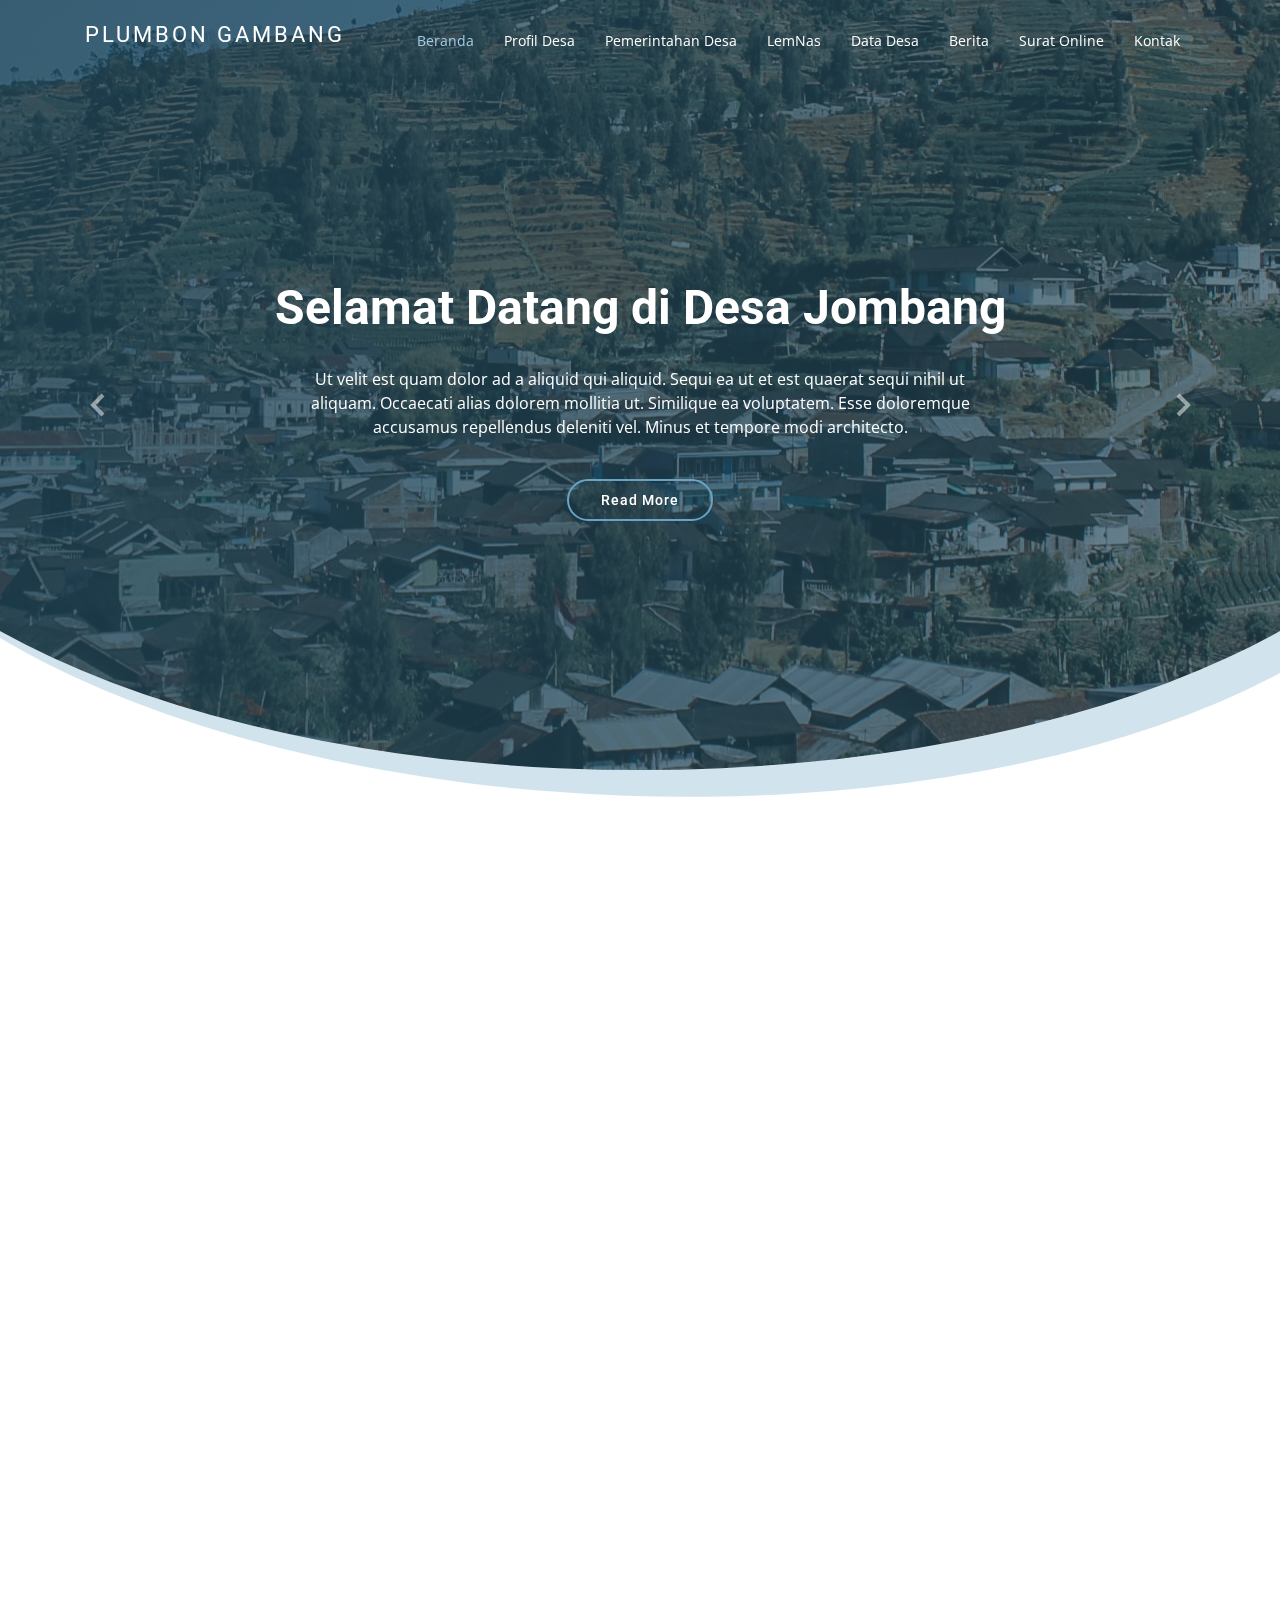
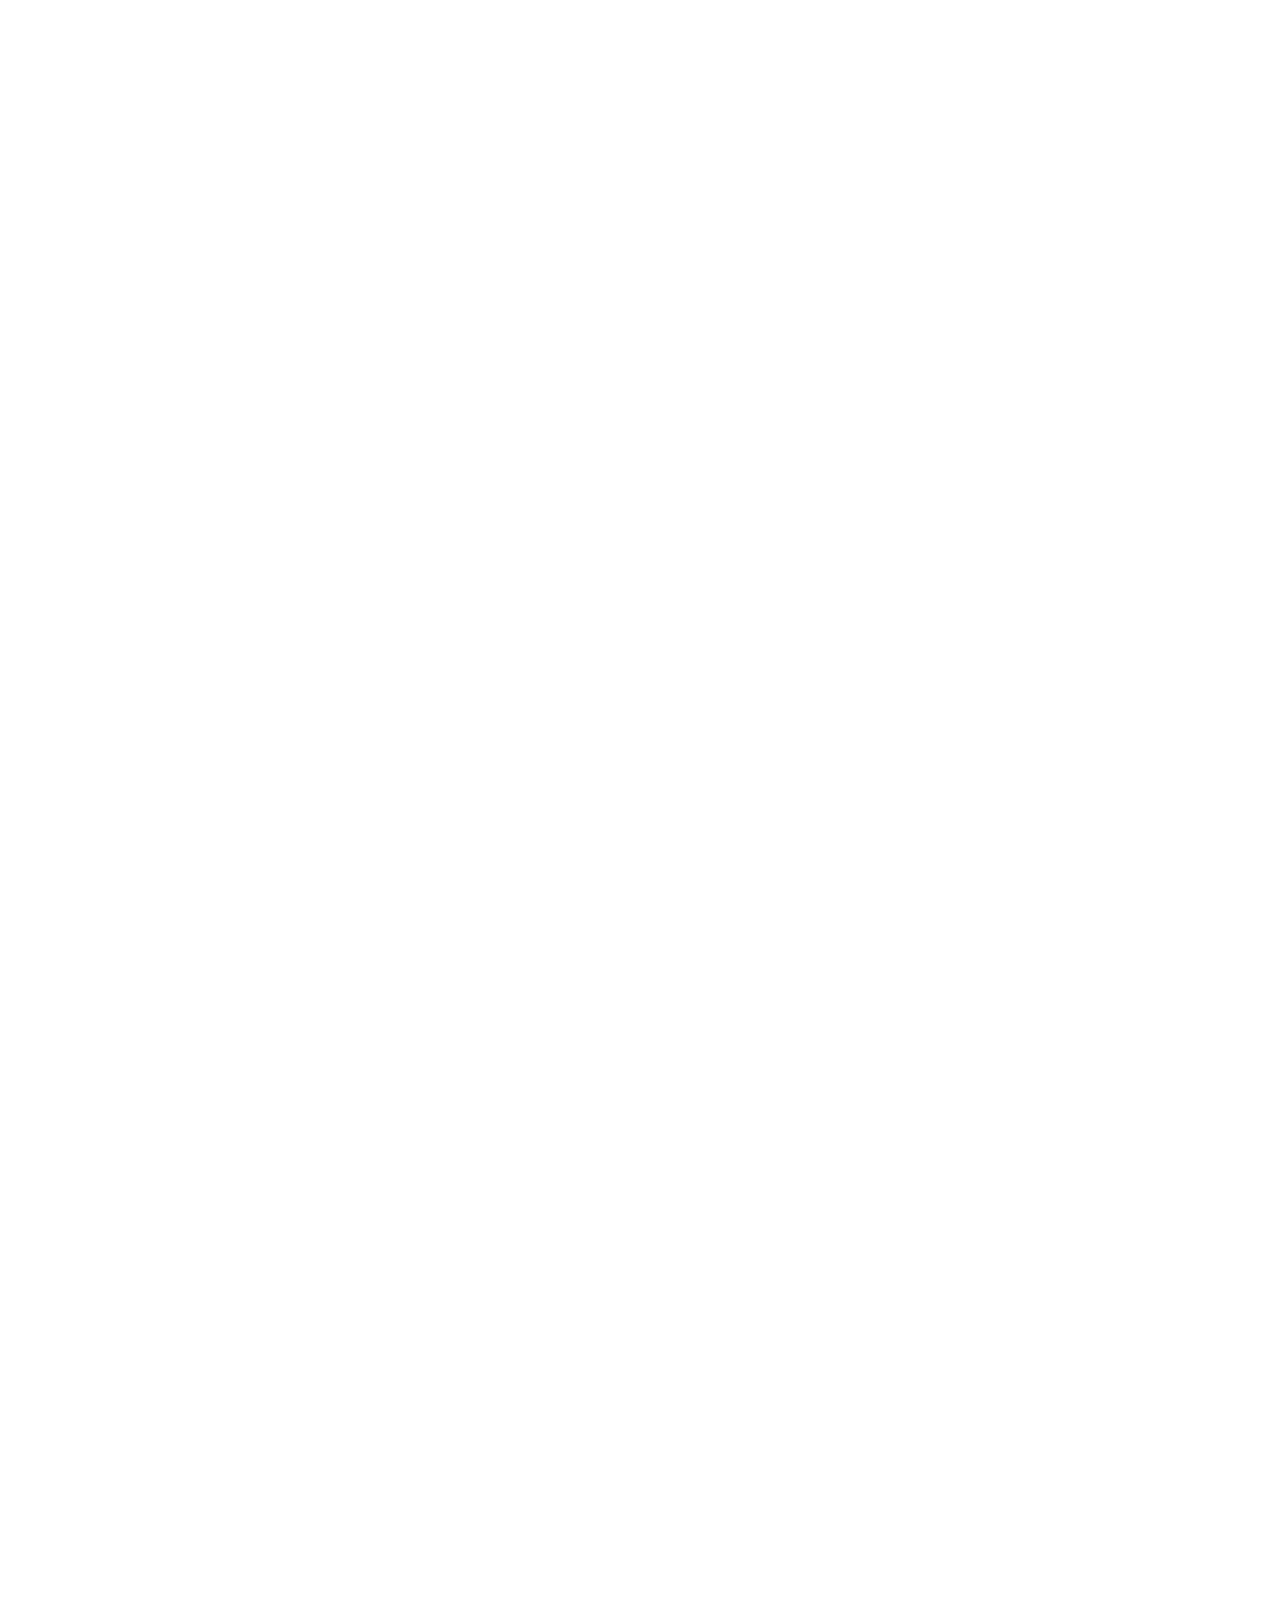
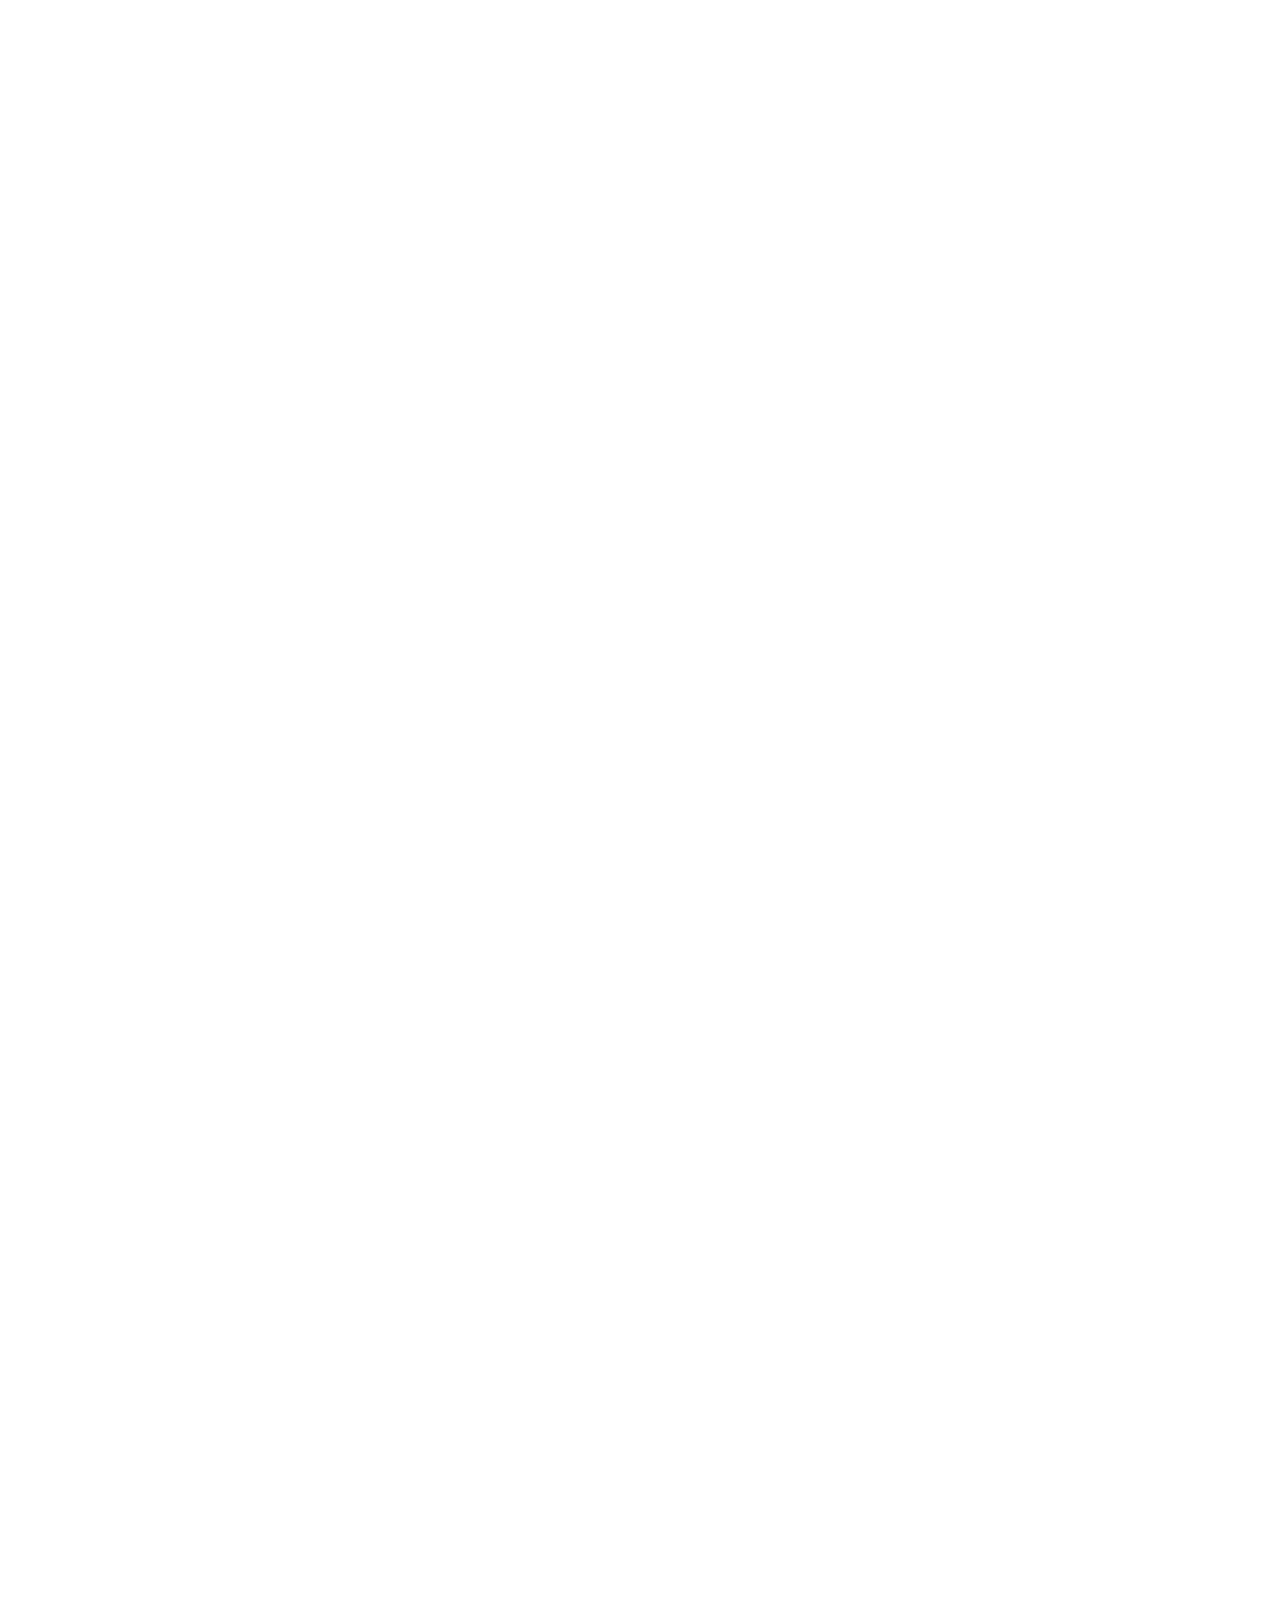
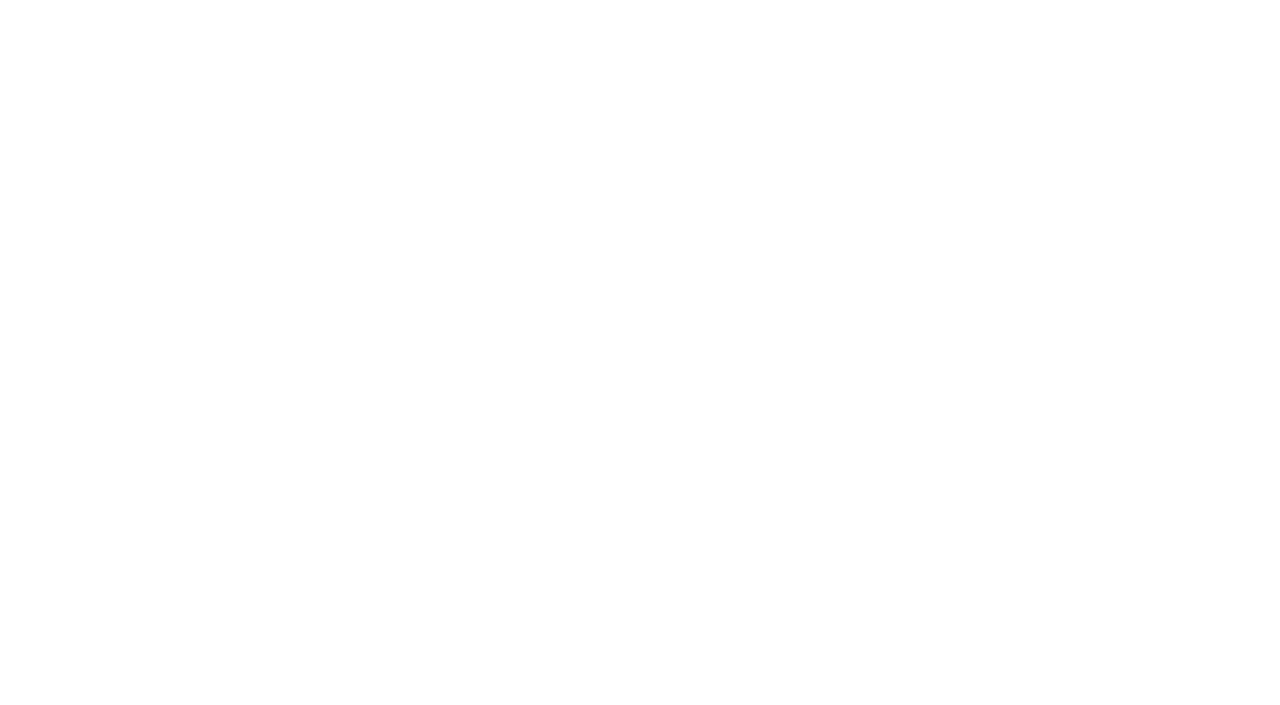
<file: index.html>
<!DOCTYPE html>
<html lang="en">

<head>
  <meta charset="utf-8">
  <meta content="width=device-width, initial-scale=1.0" name="viewport">

  <title>Desa Plumbon Gambang</title>
  <meta content="" name="descriptison">
  <meta content="" name="keywords">

  <!-- Favicons -->
  <link href="assets/img/favicon.png" rel="icon">
  <link href="assets/img/apple-touch-icon.png" rel="apple-touch-icon">

  <!-- Google Fonts -->
  <link href="https://fonts.googleapis.com/css?family=Open+Sans:300,300i,400,400i,600,600i,700,700i|Roboto:300,300i,400,400i,500,500i,700,700i&display=swap" rel="stylesheet">

  <!-- Vendor CSS Files -->
  <link href="assets/vendor/bootstrap/css/bootstrap.min.css" rel="stylesheet">
  <link href="assets/vendor/animate.css/animate.min.css" rel="stylesheet">
  <link href="assets/vendor/icofont/icofont.min.css" rel="stylesheet">
  <link href="assets/vendor/boxicons/css/boxicons.min.css" rel="stylesheet">
  <link href="assets/vendor/venobox/venobox.css" rel="stylesheet">
  <link href="assets/vendor/owl.carousel/assets/owl.carousel.min.css" rel="stylesheet">
  <link href="assets/vendor/aos/aos.css" rel="stylesheet">

  <!-- Template Main CSS File -->
  <link href="assets/css/style.css" rel="stylesheet">

  <!-- =======================================================
  * Template Name: Moderna - v2.1.0
  * Template URL: https://bootstrapmade.com/free-bootstrap-template-corporate-moderna/
  * Author: BootstrapMade.com
  * License: https://bootstrapmade.com/license/
  ======================================================== -->
</head>

<body>

  <!-- ======= Header ======= -->
  <header id="header" class="fixed-top header-transparent">
    <div class="container">

      <div class="logo float-left">
        <h1 class="text-light"><a href="index.html"><span>Plumbon Gambang</span></a></h1>
        <!-- Uncomment below if you prefer to use an image logo -->
        <!-- <a href="index.html"><img src="assets/img/logo.png" alt="" class="img-fluid"></a>-->
      </div>

      <nav class="nav-menu float-right d-none d-lg-block">
        <ul>
          <li class="active"><a href="index.html">Beranda</a></li>
          <li><a href="about.html">Profil Desa</a></li>
          <li><a href="services.html">Pemerintahan Desa</a></li>
          <li><a href="portfolio.html">LemNas</a></li>
          <li><a href="team.html">Data Desa</a></li>
          <li><a href="blog.html">Berita</a></li>
          <li><a href="blog.html">Surat Online</a></li>
          <!-- <li class="drop-down"><a href="">Drop Down</a>
            <ul>
              <li><a href="#">Drop Down 1</a></li>
              <li class="drop-down"><a href="#">Drop Down 2</a>
                <ul>
                  <li><a href="#">Deep Drop Down 1</a></li>
                  <li><a href="#">Deep Drop Down 2</a></li>
                  <li><a href="#">Deep Drop Down 3</a></li>
                  <li><a href="#">Deep Drop Down 4</a></li>
                  <li><a href="#">Deep Drop Down 5</a></li>
                </ul>
              </li>
              <li><a href="#">Drop Down 3</a></li>
              <li><a href="#">Drop Down 4</a></li>
              <li><a href="#">Drop Down 5</a></li>
            </ul>
          </li> -->
          <li><a href="contact.html">Kontak</a></li>
        </ul>
      </nav><!-- .nav-menu -->

    </div>
  </header><!-- End Header -->

  <!-- ======= Hero Section ======= -->
  <section id="hero" class="d-flex justify-cntent-center align-items-center">
    <div id="heroCarousel" class="container carousel carousel-fade" data-ride="carousel">

      <!-- Slide 1 -->
      <div class="carousel-item active">
        <div class="carousel-container">
          <h2 class="animate__animated animate__fadeInDown">Selamat Datang di <span>Desa Jombang</span></h2>
          <p class="animate__animated animate__fadeInUp">Ut velit est quam dolor ad a aliquid qui aliquid. Sequi ea ut et est quaerat sequi nihil ut aliquam. Occaecati alias dolorem mollitia ut. Similique ea voluptatem. Esse doloremque accusamus repellendus deleniti vel. Minus et tempore modi architecto.</p>
          <a href="" class="btn-get-started animate__animated animate__fadeInUp">Read More</a>
        </div>
      </div>

      <!-- Slide 2 -->
      <div class="carousel-item">
        <div class="carousel-container">
          <h2 class="animate__animated animate__fadeInDown">Sejarah Desa</h2>
          <p class="animate__animated animate__fadeInUp">Ut velit est quam dolor ad a aliquid qui aliquid. Sequi ea ut et est quaerat sequi nihil ut aliquam. Occaecati alias dolorem mollitia ut. Similique ea voluptatem. Esse doloremque accusamus repellendus deleniti vel. Minus et tempore modi architecto.</p>
          <a href="" class="btn-get-started animate__animated animate__fadeInUp">Read More</a>
        </div>
      </div>

      <!-- Slide 3 -->
      <div class="carousel-item">
        <div class="carousel-container">
          <h2 class="animate__animated animate__fadeInDown">Profil Wilyah Desa</h2>
          <p class="animate__animated animate__fadeInUp">Ut velit est quam dolor ad a aliquid qui aliquid. Sequi ea ut et est quaerat sequi nihil ut aliquam. Occaecati alias dolorem mollitia ut. Similique ea voluptatem. Esse doloremque accusamus repellendus deleniti vel. Minus et tempore modi architecto.</p>
          <a href="" class="btn-get-started animate__animated animate__fadeInUp">Read More</a>
        </div>
      </div>

      <a class="carousel-control-prev" href="#heroCarousel" role="button" data-slide="prev">
        <span class="carousel-control-prev-icon bx bx-chevron-left" aria-hidden="true"></span>
        <span class="sr-only">Previous</span>
      </a>

      <a class="carousel-control-next" href="#heroCarousel" role="button" data-slide="next">
        <span class="carousel-control-next-icon bx bx-chevron-right" aria-hidden="true"></span>
        <span class="sr-only">Next</span>
      </a>

    </div>
  </section><!-- End Hero -->

  <main id="main">

    <!-- ======= Services Section ======= -->
    <!-- <section class="services">
      <div class="container">

        <div class="row">
          <div class="col-md-6 col-lg-3 d-flex align-items-stretch" data-aos="fade-up">
            <div class="icon-box icon-box-pink">
              <div class="icon"><i class="bx bxl-dribbble"></i></div>
              <h4 class="title"><a href="">Lorem Ipsum</a></h4>
              <p class="description">Voluptatum deleniti atque corrupti quos dolores et quas molestias excepturi sint occaecati cupiditate non provident</p>
            </div>
          </div>

          <div class="col-md-6 col-lg-3 d-flex align-items-stretch" data-aos="fade-up" data-aos-delay="100">
            <div class="icon-box icon-box-cyan">
              <div class="icon"><i class="bx bx-file"></i></div>
              <h4 class="title"><a href="">Sed ut perspiciatis</a></h4>
              <p class="description">Duis aute irure dolor in reprehenderit in voluptate velit esse cillum dolore eu fugiat nulla pariatur</p>
            </div>
          </div>

          <div class="col-md-6 col-lg-3 d-flex align-items-stretch" data-aos="fade-up" data-aos-delay="200">
            <div class="icon-box icon-box-green">
              <div class="icon"><i class="bx bx-tachometer"></i></div>
              <h4 class="title"><a href="">Magni Dolores</a></h4>
              <p class="description">Excepteur sint occaecat cupidatat non proident, sunt in culpa qui officia deserunt mollit anim id est laborum</p>
            </div>
          </div>

          <div class="col-md-6 col-lg-3 d-flex align-items-stretch" data-aos="fade-up" data-aos-delay="200">
            <div class="icon-box icon-box-blue">
              <div class="icon"><i class="bx bx-world"></i></div>
              <h4 class="title"><a href="">Nemo Enim</a></h4>
              <p class="description">At vero eos et accusamus et iusto odio dignissimos ducimus qui blanditiis praesentium voluptatum deleniti atque</p>
            </div>
          </div>

        </div>

      </div>
    </section> -->
    <!-- End Services Section -->

    <!-- ======= Why Us Section ======= -->
    <section class="why-us section-bg" data-aos="fade-up" date-aos-delay="200">
      <div class="container">

        <div class="row">
          <div class="col-lg-6 video-box">
            <img src="assets/img/why-us.jpg" class="img-fluid" alt="">
            <a href="https://www.youtube.com/watch?v=jDDaplaOz7Q" class="venobox play-btn mb-4" data-vbtype="video" data-autoplay="true"></a>
          </div>

          <div class="col-lg-6 d-flex flex-column justify-content-center p-5">

            <div class="icon-box">
              <div class="icon"><i class="bx bx-fingerprint"></i></div>
              <h4 class="title"><a href="">Lorem Ipsum</a></h4>
              <p class="description">Voluptatum deleniti atque corrupti quos dolores et quas molestias excepturi sint occaecati cupiditate non provident</p>
            </div>

            <div class="icon-box">
              <div class="icon"><i class="bx bx-gift"></i></div>
              <h4 class="title"><a href="">Nemo Enim</a></h4>
              <p class="description">At vero eos et accusamus et iusto odio dignissimos ducimus qui blanditiis praesentium voluptatum deleniti atque</p>
            </div>

          </div>
        </div>

      </div>
    </section><!-- End Why Us Section -->

    <!-- ======= Features Section ======= -->
    <!-- <section class="features">
      <div class="container">

        <div class="section-title">
          <h2>Features</h2>
          <p>Magnam dolores commodi suscipit. Necessitatibus eius consequatur ex aliquid fuga eum quidem. Sit sint consectetur velit. Quisquam quos quisquam cupiditate. Et nemo qui impedit suscipit alias ea. Quia fugiat sit in iste officiis commodi quidem hic quas.</p>
        </div>

        <div class="row" data-aos="fade-up">
          <div class="col-md-5">
            <img src="assets/img/features-1.svg" class="img-fluid" alt="">
          </div>
          <div class="col-md-7 pt-4">
            <h3>Voluptatem dignissimos provident quasi corporis voluptates sit assumenda.</h3>
            <p class="font-italic">
              Lorem ipsum dolor sit amet, consectetur adipiscing elit, sed do eiusmod tempor incididunt ut labore et dolore
              magna aliqua.
            </p>
            <ul>
              <li><i class="icofont-check"></i> Ullamco laboris nisi ut aliquip ex ea commodo consequat.</li>
              <li><i class="icofont-check"></i> Duis aute irure dolor in reprehenderit in voluptate velit.</li>
            </ul>
          </div>
        </div>

        <div class="row" data-aos="fade-up">
          <div class="col-md-5 order-1 order-md-2">
            <img src="assets/img/features-2.svg" class="img-fluid" alt="">
          </div>
          <div class="col-md-7 pt-5 order-2 order-md-1">
            <h3>Corporis temporibus maiores provident</h3>
            <p class="font-italic">
              Lorem ipsum dolor sit amet, consectetur adipiscing elit, sed do eiusmod tempor incididunt ut labore et dolore
              magna aliqua.
            </p>
            <p>
              Ullamco laboris nisi ut aliquip ex ea commodo consequat. Duis aute irure dolor in reprehenderit in voluptate
              velit esse cillum dolore eu fugiat nulla pariatur. Excepteur sint occaecat cupidatat non proident, sunt in
              culpa qui officia deserunt mollit anim id est laborum
            </p>
          </div>
        </div>

        <div class="row" data-aos="fade-up">
          <div class="col-md-5">
            <img src="assets/img/features-3.svg" class="img-fluid" alt="">
          </div>
          <div class="col-md-7 pt-5">
            <h3>Sunt consequatur ad ut est nulla consectetur reiciendis animi voluptas</h3>
            <p>Cupiditate placeat cupiditate placeat est ipsam culpa. Delectus quia minima quod. Sunt saepe odit aut quia voluptatem hic voluptas dolor doloremque.</p>
            <ul>
              <li><i class="icofont-check"></i> Ullamco laboris nisi ut aliquip ex ea commodo consequat.</li>
              <li><i class="icofont-check"></i> Duis aute irure dolor in reprehenderit in voluptate velit.</li>
              <li><i class="icofont-check"></i> Facilis ut et voluptatem aperiam. Autem soluta ad fugiat.</li>
            </ul>
          </div>
        </div>

        <div class="row" data-aos="fade-up">
          <div class="col-md-5 order-1 order-md-2">
            <img src="assets/img/features-4.svg" class="img-fluid" alt="">
          </div>
          <div class="col-md-7 pt-5 order-2 order-md-1">
            <h3>Quas et necessitatibus eaque impedit ipsum animi consequatur incidunt in</h3>
            <p class="font-italic">
              Lorem ipsum dolor sit amet, consectetur adipiscing elit, sed do eiusmod tempor incididunt ut labore et dolore
              magna aliqua.
            </p>
            <p>
              Ullamco laboris nisi ut aliquip ex ea commodo consequat. Duis aute irure dolor in reprehenderit in voluptate
              velit esse cillum dolore eu fugiat nulla pariatur. Excepteur sint occaecat cupidatat non proident, sunt in
              culpa qui officia deserunt mollit anim id est laborum
            </p>
          </div>
        </div>

      </div>
    </section> -->
    <!-- End Features Section -->

        <!-- ======= Blog Section ======= -->
        <section class="blog" data-aos="fade-up" data-aos-easing="ease-in-out" data-aos-duration="500">
          <div class="container">
    
            <div class="row">
    
              <div class="col-lg-8 entries">
    
                <article class="entry">
    
                  <div class="entry-img">
                    <img src="assets/img/blog-post-1.jpg" alt="" class="img-fluid">
                  </div>
    
                  <h2 class="entry-title">
                    <a href="blog-single.html">Dolorum optio tempore voluptas dignissimos cumque fuga qui quibusdam quia
                      reiciendis</a>
                  </h2>
    
                  <div class="entry-meta">
                    <ul>
                      <li class="d-flex align-items-center"><i class="icofont-user"></i> <a href="blog-single.html">John
                          Doe</a></li>
                      <li class="d-flex align-items-center"><i class="icofont-wall-clock"></i> <a href="blog-single.html"><time datetime="2020-01-01">Jan 1, 2020</time></a></li>
                      <li class="d-flex align-items-center"><i class="icofont-comment"></i> <a href="blog-single.html">12
                          Comments</a></li>
                    </ul>
                  </div>
    
                  <div class="entry-content">
                    <p>
                      Similique neque nam consequuntur ad non maxime aliquam quas. Quibusdam animi praesentium. Aliquam et
                      laboriosam eius aut nostrum quidem aliquid dicta.
                      Et eveniet enim. Qui velit est ea dolorem doloremque deleniti aperiam unde soluta. Est cum et quod quos
                      aut ut et sit sunt. Voluptate porro consequatur assumenda perferendis dolore.
                    </p>
                    <div class="read-more">
                      <a href="blog-single.html">Read More</a>
                    </div>
                  </div>
    
                </article><!-- End blog entry -->
    
                <article class="entry">
    
                  <div class="entry-img">
                    <img src="assets/img/blog-post-2.jpg" alt="" class="img-fluid">
                  </div>
    
                  <h2 class="entry-title">
                    <a href="blog-single.html">Nisi magni odit consequatur autem nulla dolorem</a>
                  </h2>
    
                  <div class="entry-meta">
                    <ul>
                      <li class="d-flex align-items-center"><i class="icofont-user"></i> <a href="blog-single.html">John
                          Doe</a></li>
                      <li class="d-flex align-items-center"><i class="icofont-wall-clock"></i> <a href="blog-single.html"><time datetime="2020-01-01">Jan 1, 2020</time></a></li>
                      <li class="d-flex align-items-center"><i class="icofont-comment"></i> <a href="blog-single.html">12
                          Comments</a></li>
                    </ul>
                  </div>
    
                  <div class="entry-content">
                    <p>
                      Incidunt voluptate sit temporibus aperiam. Quia vitae aut sint ullam quis illum voluptatum et. Quo
                      libero rerum voluptatem pariatur nam.
                      Ad impedit qui officiis est in non aliquid veniam laborum. Id ipsum qui aut. Sit aliquam et quia
                      molestias laboriosam. Tempora nam odit omnis eum corrupti qui aliquid excepturi molestiae. Facilis et
                      sint quos sed voluptas. Maxime sed tempore enim omnis non alias odio quos distinctio.
                    </p>
                    <div class="read-more">
                      <a href="blog-single.html">Read More</a>
                    </div>
                  </div>
    
                </article><!-- End blog entry -->
    
                <article class="entry">
    
                  <div class="entry-img">
                    <img src="assets/img/blog-post-3.jpg" alt="" class="img-fluid">
                  </div>
    
                  <h2 class="entry-title">
                    <a href="blog-single.html">Possimus soluta ut id suscipit ea ut. In quo quia et soluta libero sit
                      sint.</a>
                  </h2>
    
                  <div class="entry-meta">
                    <ul>
                      <li class="d-flex align-items-center"><i class="icofont-user"></i> <a href="blog-single.html">John
                          Doe</a></li>
                      <li class="d-flex align-items-center"><i class="icofont-wall-clock"></i> <a href="blog-single.html"><time datetime="2020-01-01">Jan 1, 2020</time></a></li>
                      <li class="d-flex align-items-center"><i class="icofont-comment"></i> <a href="blog-single.html">12
                          Comments</a></li>
                    </ul>
                  </div>
    
                  <div class="entry-content">
                    <p>
                      Aut iste neque ut illum qui perspiciatis similique recusandae non. Fugit autem dolorem labore omnis et.
                      Eum temporibus fugiat voluptate enim tenetur sunt omnis.
                      Doloremque est saepe laborum aut. Ipsa cupiditate ex harum at recusandae nesciunt. Ut dolores velit.
                    </p>
                    <div class="read-more">
                      <a href="blog-single.html">Read More</a>
                    </div>
                  </div>
    
                </article><!-- End blog entry -->
    
                <article class="entry">
    
                  <div class="entry-img">
                    <img src="assets/img/blog-post-4.jpg" alt="" class="img-fluid">
                  </div>
    
                  <h2 class="entry-title">
                    <a href="blog-single.html">Non rem rerum nam cum quo minus. Dolor distinctio deleniti explicabo eius
                      exercitationem. Veniam eius velit ab ipsa quidem rem.</a>
                  </h2>
    
                  <div class="entry-meta">
                    <ul>
                      <li class="d-flex align-items-center"><i class="icofont-user"></i> <a href="blog-single.html">John
                          Doe</a></li>
                      <li class="d-flex align-items-center"><i class="icofont-wall-clock"></i> <a href="blog-single.html"><time datetime="2020-01-01">Jan 1, 2020</time></a></li>
                      <li class="d-flex align-items-center"><i class="icofont-comment"></i> <a href="blog-single.html">12
                          Comments</a></li>
                    </ul>
                  </div>
    
                  <div class="entry-content">
                    <p>
                      Aspernatur rerum perferendis et sint. Voluptates cupiditate voluptas atque quae. Rem veritatis rerum
                      enim et autem. Saepe atque cum eligendi eaque iste omnis a qui.
                      Quia sed sunt. Ea asperiores expedita et et delectus voluptates rerum. Id saepe ut itaque quod qui
                      voluptas nobis porro rerum. Quam quia nesciunt qui aut est non omnis. Inventore occaecati et quaerat
                      magni itaque nam voluptas. Voluptatem ducimus sint id earum ut nesciunt sed corrupti nemo.
                    </p>
                    <div class="read-more">
                      <a href="blog-single.html">Read More</a>
                    </div>
                  </div>
    
                </article><!-- End blog entry -->
    
                <div class="blog-pagination">
                  <ul class="justify-content-center">
                    <li class="disabled"><i class="icofont-rounded-left"></i></li>
                    <li><a href="#">1</a></li>
                    <li class="active"><a href="#">2</a></li>
                    <li><a href="#">3</a></li>
                    <li><a href="#"><i class="icofont-rounded-right"></i></a></li>
                  </ul>
                </div>
    
              </div><!-- End blog entries list -->
    
              <div class="col-lg-4">
                <div class="sidebar">
    
                  <h3 class="sidebar-title">Search</h3>
                  <div class="sidebar-item search-form">
                    <form action="">
                      <input type="text">
                      <button type="submit"><i class="icofont-search"></i></button>
                    </form>
                  </div><!-- End sidebar search formn-->
    
                  <h3 class="sidebar-title">Categories</h3>
                  <div class="sidebar-item categories">
                    <ul>
                      <li><a href="#">General <span>(25)</span></a></li>
                      <li><a href="#">Lifestyle <span>(12)</span></a></li>
                      <li><a href="#">Travel <span>(5)</span></a></li>
                      <li><a href="#">Design <span>(22)</span></a></li>
                      <li><a href="#">Creative <span>(8)</span></a></li>
                      <li><a href="#">Educaion <span>(14)</span></a></li>
                    </ul>
    
                  </div><!-- End sidebar categories-->
    
                  <h3 class="sidebar-title">Recent Posts</h3>
                  <div class="sidebar-item recent-posts">
                    <div class="post-item clearfix">
                      <img src="assets/img/recent-posts-1.jpg" alt="">
                      <h4><a href="blog-single.html">Nihil blanditiis at in nihil autem</a></h4>
                      <time datetime="2020-01-01">Jan 1, 2020</time>
                    </div>
    
                    <div class="post-item clearfix">
                      <img src="assets/img/recent-posts-2.jpg" alt="">
                      <h4><a href="blog-single.html">Quidem autem et impedit</a></h4>
                      <time datetime="2020-01-01">Jan 1, 2020</time>
                    </div>
    
                    <div class="post-item clearfix">
                      <img src="assets/img/recent-posts-3.jpg" alt="">
                      <h4><a href="blog-single.html">Id quia et et ut maxime similique occaecati ut</a></h4>
                      <time datetime="2020-01-01">Jan 1, 2020</time>
                    </div>
    
                    <div class="post-item clearfix">
                      <img src="assets/img/recent-posts-4.jpg" alt="">
                      <h4><a href="blog-single.html">Laborum corporis quo dara net para</a></h4>
                      <time datetime="2020-01-01">Jan 1, 2020</time>
                    </div>
    
                    <div class="post-item clearfix">
                      <img src="assets/img/recent-posts-5.jpg" alt="">
                      <h4><a href="blog-single.html">Et dolores corrupti quae illo quod dolor</a></h4>
                      <time datetime="2020-01-01">Jan 1, 2020</time>
                    </div>
                  </div><!-- End sidebar recent posts-->
    
                  <h3 class="sidebar-title">Tags</h3>
                  <div class="sidebar-item tags">
                    <ul>
                      <li><a href="#">App</a></li>
                      <li><a href="#">IT</a></li>
                      <li><a href="#">Business</a></li>
                      <li><a href="#">Business</a></li>
                      <li><a href="#">Mac</a></li>
                      <li><a href="#">Design</a></li>
                      <li><a href="#">Office</a></li>
                      <li><a href="#">Creative</a></li>
                      <li><a href="#">Studio</a></li>
                      <li><a href="#">Smart</a></li>
                      <li><a href="#">Tips</a></li>
                      <li><a href="#">Marketing</a></li>
                    </ul>
    
                  </div><!-- End sidebar tags-->
    
                </div><!-- End sidebar -->
    
              </div><!-- End blog sidebar -->
    
            </div><!-- End .row -->
    
          </div><!-- End .container -->
    
        </section><!-- End Blog Section -->

  </main><!-- End #main -->

  <!-- ======= Footer ======= -->
  <footer id="footer" data-aos="fade-up" data-aos-easing="ease-in-out" data-aos-duration="500">

    <div class="footer-newsletter">
      <div class="container">
        <div class="row">
          <div class="col-lg-6">
            <h4>Our Newsletter</h4>
            <p>Tamen quem nulla quae legam multos aute sint culpa legam noster magna</p>
          </div>
          <div class="col-lg-6">
            <form action="" method="post">
              <input type="email" name="email"><input type="submit" value="Subscribe">
            </form>
          </div>
        </div>
      </div>
    </div>

    <div class="footer-top">
      <div class="container">
        <div class="row">

          <div class="col-lg-3 col-md-6 footer-links">
            <h4>Useful Links</h4>
            <ul>
              <li><i class="bx bx-chevron-right"></i> <a href="#">Home</a></li>
              <li><i class="bx bx-chevron-right"></i> <a href="#">About us</a></li>
              <li><i class="bx bx-chevron-right"></i> <a href="#">Services</a></li>
              <li><i class="bx bx-chevron-right"></i> <a href="#">Terms of service</a></li>
              <li><i class="bx bx-chevron-right"></i> <a href="#">Privacy policy</a></li>
            </ul>
          </div>

          <div class="col-lg-3 col-md-6 footer-links">
            <h4>Our Services</h4>
            <ul>
              <li><i class="bx bx-chevron-right"></i> <a href="#">Web Design</a></li>
              <li><i class="bx bx-chevron-right"></i> <a href="#">Web Development</a></li>
              <li><i class="bx bx-chevron-right"></i> <a href="#">Product Management</a></li>
              <li><i class="bx bx-chevron-right"></i> <a href="#">Marketing</a></li>
              <li><i class="bx bx-chevron-right"></i> <a href="#">Graphic Design</a></li>
            </ul>
          </div>

          <div class="col-lg-3 col-md-6 footer-contact">
            <h4>Contact Us</h4>
            <p>
              A108 Adam Street <br>
              New York, NY 535022<br>
              United States <br><br>
              <strong>Phone:</strong> +1 5589 55488 55<br>
              <strong>Email:</strong> info@example.com<br>
            </p>

          </div>

          <div class="col-lg-3 col-md-6 footer-info">
            <h3>About Moderna</h3>
            <p>Cras fermentum odio eu feugiat lide par naso tierra. Justo eget nada terra videa magna derita valies darta donna mare fermentum iaculis eu non diam phasellus.</p>
            <div class="social-links mt-3">
              <a href="#" class="twitter"><i class="bx bxl-twitter"></i></a>
              <a href="#" class="facebook"><i class="bx bxl-facebook"></i></a>
              <a href="#" class="instagram"><i class="bx bxl-instagram"></i></a>
              <a href="#" class="linkedin"><i class="bx bxl-linkedin"></i></a>
            </div>
          </div>

        </div>
      </div>
    </div>

    <div class="container">
      <div class="copyright">
        &copy; Copyright <strong><span>Moderna</span></strong>. All Rights Reserved
      </div>
      <div class="credits">
        <!-- All the links in the footer should remain intact. -->
        <!-- You can delete the links only if you purchased the pro version. -->
        <!-- Licensing information: https://bootstrapmade.com/license/ -->
        <!-- Purchase the pro version with working PHP/AJAX contact form: https://bootstrapmade.com/free-bootstrap-template-corporate-moderna/ -->
        Designed by <a href="https://bootstrapmade.com/">BootstrapMade</a>
      </div>
    </div>
  </footer><!-- End Footer -->

  <a href="#" class="back-to-top"><i class="icofont-simple-up"></i></a>

  <!-- Vendor JS Files -->
  <script src="assets/vendor/jquery/jquery.min.js"></script>
  <script src="assets/vendor/bootstrap/js/bootstrap.bundle.min.js"></script>
  <script src="assets/vendor/jquery.easing/jquery.easing.min.js"></script>
  <script src="assets/vendor/php-email-form/validate.js"></script>
  <script src="assets/vendor/venobox/venobox.min.js"></script>
  <script src="assets/vendor/waypoints/jquery.waypoints.min.js"></script>
  <script src="assets/vendor/counterup/counterup.min.js"></script>
  <script src="assets/vendor/owl.carousel/owl.carousel.min.js"></script>
  <script src="assets/vendor/isotope-layout/isotope.pkgd.min.js"></script>
  <script src="assets/vendor/aos/aos.js"></script>

  <!-- Template Main JS File -->
  <script src="assets/js/main.js"></script>

</body>

</html>
</file>
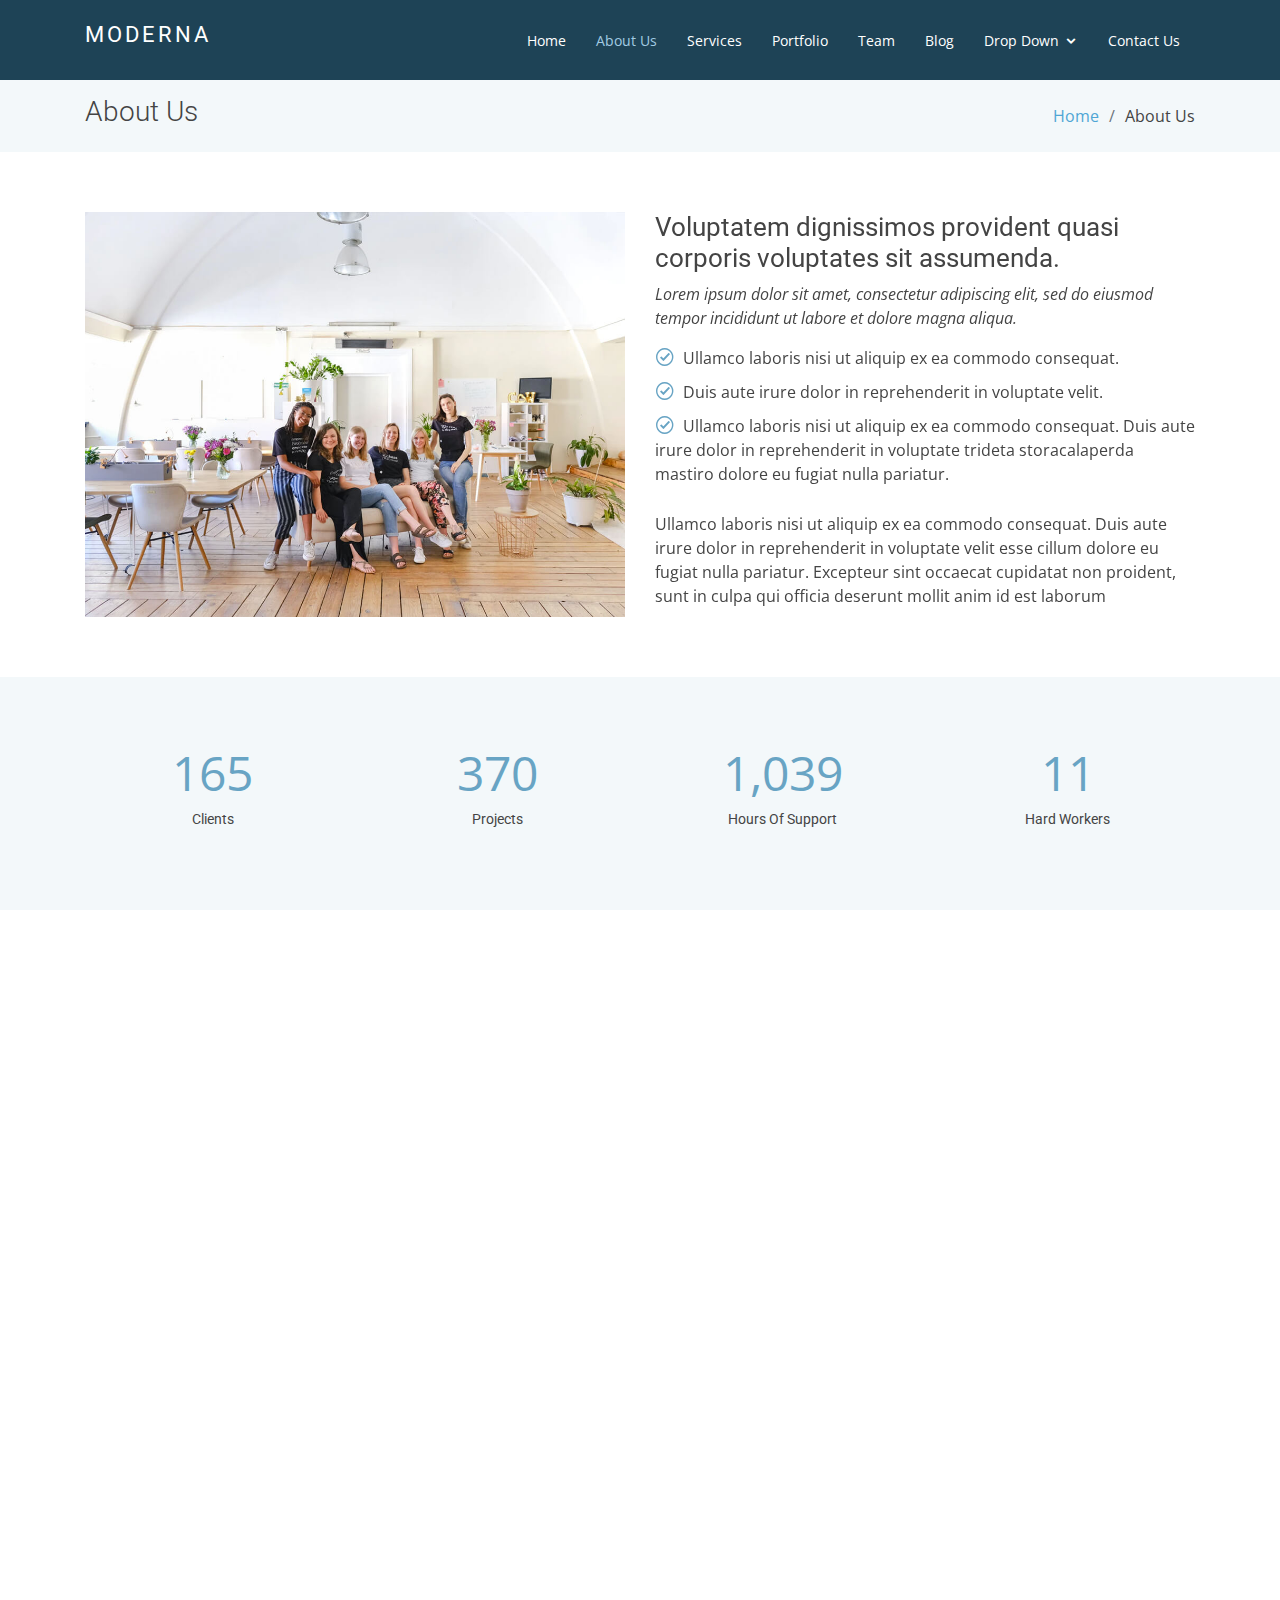
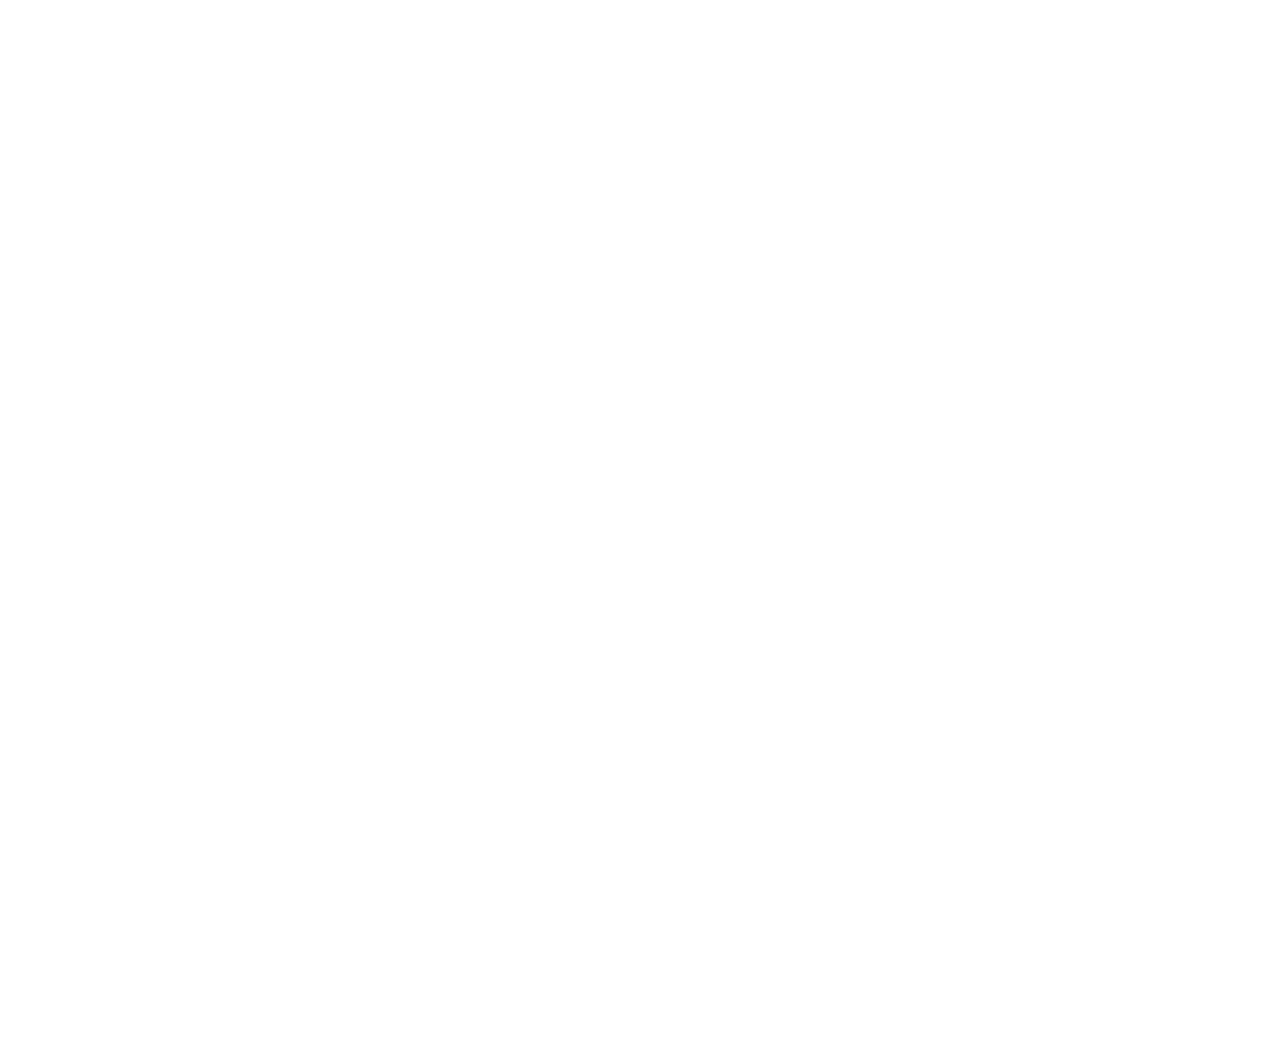
<file: about.html>
<!DOCTYPE html>
<html lang="en">

<head>
  <meta charset="utf-8">
  <meta content="width=device-width, initial-scale=1.0" name="viewport">

  <title>About - Moderna Bootstrap Template</title>
  <meta content="" name="descriptison">
  <meta content="" name="keywords">

  <!-- Favicons -->
  <link href="assets/img/favicon.png" rel="icon">
  <link href="assets/img/apple-touch-icon.png" rel="apple-touch-icon">

  <!-- Google Fonts -->
  <link href="https://fonts.googleapis.com/css?family=Open+Sans:300,300i,400,400i,600,600i,700,700i|Roboto:300,300i,400,400i,500,500i,700,700i&display=swap" rel="stylesheet">

  <!-- Vendor CSS Files -->
  <link href="assets/vendor/bootstrap/css/bootstrap.min.css" rel="stylesheet">
  <link href="assets/vendor/animate.css/animate.min.css" rel="stylesheet">
  <link href="assets/vendor/icofont/icofont.min.css" rel="stylesheet">
  <link href="assets/vendor/boxicons/css/boxicons.min.css" rel="stylesheet">
  <link href="assets/vendor/venobox/venobox.css" rel="stylesheet">
  <link href="assets/vendor/owl.carousel/assets/owl.carousel.min.css" rel="stylesheet">
  <link href="assets/vendor/aos/aos.css" rel="stylesheet">

  <!-- Template Main CSS File -->
  <link href="assets/css/style.css" rel="stylesheet">

  <!-- =======================================================
  * Template Name: Moderna - v2.1.0
  * Template URL: https://bootstrapmade.com/free-bootstrap-template-corporate-moderna/
  * Author: BootstrapMade.com
  * License: https://bootstrapmade.com/license/
  ======================================================== -->
</head>

<body>

  <!-- ======= Header ======= -->
  <header id="header" class="fixed-top ">
    <div class="container">

      <div class="logo float-left">
        <h1 class="text-light"><a href="index.html"><span>Moderna</span></a></h1>
        <!-- Uncomment below if you prefer to use an image logo -->
        <!-- <a href="index.html"><img src="assets/img/logo.png" alt="" class="img-fluid"></a>-->
      </div>

      <nav class="nav-menu float-right d-none d-lg-block">
        <ul>
          <li><a href="index.html">Home</a></li>
          <li class="active"><a href="about.html">About Us</a></li>
          <li><a href="services.html">Services</a></li>
          <li><a href="portfolio.html">Portfolio</a></li>
          <li><a href="team.html">Team</a></li>
          <li><a href="blog.html">Blog</a></li>
          <li class="drop-down"><a href="">Drop Down</a>
            <ul>
              <li><a href="#">Drop Down 1</a></li>
              <li class="drop-down"><a href="#">Drop Down 2</a>
                <ul>
                  <li><a href="#">Deep Drop Down 1</a></li>
                  <li><a href="#">Deep Drop Down 2</a></li>
                  <li><a href="#">Deep Drop Down 3</a></li>
                  <li><a href="#">Deep Drop Down 4</a></li>
                  <li><a href="#">Deep Drop Down 5</a></li>
                </ul>
              </li>
              <li><a href="#">Drop Down 3</a></li>
              <li><a href="#">Drop Down 4</a></li>
              <li><a href="#">Drop Down 5</a></li>
            </ul>
          </li>
          <li><a href="contact.html">Contact Us</a></li>
        </ul>
      </nav><!-- .nav-menu -->

    </div>
  </header><!-- End Header -->

  <main id="main">

    <!-- ======= About Us Section ======= -->
    <section class="breadcrumbs">
      <div class="container">

        <div class="d-flex justify-content-between align-items-center">
          <h2>About Us</h2>
          <ol>
            <li><a href="index.html">Home</a></li>
            <li>About Us</li>
          </ol>
        </div>

      </div>
    </section><!-- End About Us Section -->

    <!-- ======= About Section ======= -->
    <section class="about" data-aos="fade-up">
      <div class="container">

        <div class="row">
          <div class="col-lg-6">
            <img src="assets/img/about.jpg" class="img-fluid" alt="">
          </div>
          <div class="col-lg-6 pt-4 pt-lg-0">
            <h3>Voluptatem dignissimos provident quasi corporis voluptates sit assumenda.</h3>
            <p class="font-italic">
              Lorem ipsum dolor sit amet, consectetur adipiscing elit, sed do eiusmod tempor incididunt ut labore et dolore
              magna aliqua.
            </p>
            <ul>
              <li><i class="icofont-check-circled"></i> Ullamco laboris nisi ut aliquip ex ea commodo consequat.</li>
              <li><i class="icofont-check-circled"></i> Duis aute irure dolor in reprehenderit in voluptate velit.</li>
              <li><i class="icofont-check-circled"></i> Ullamco laboris nisi ut aliquip ex ea commodo consequat. Duis aute irure dolor in reprehenderit in voluptate trideta storacalaperda mastiro dolore eu fugiat nulla pariatur.</li>
            </ul>
            <p>
              Ullamco laboris nisi ut aliquip ex ea commodo consequat. Duis aute irure dolor in reprehenderit in voluptate
              velit esse cillum dolore eu fugiat nulla pariatur. Excepteur sint occaecat cupidatat non proident, sunt in
              culpa qui officia deserunt mollit anim id est laborum
            </p>
          </div>
        </div>

      </div>
    </section><!-- End About Section -->

    <!-- ======= Facts Section ======= -->
    <section class="facts section-bg" data-aos="fade-up">
      <div class="container">

        <div class="row counters">

          <div class="col-lg-3 col-6 text-center">
            <span data-toggle="counter-up">232</span>
            <p>Clients</p>
          </div>

          <div class="col-lg-3 col-6 text-center">
            <span data-toggle="counter-up">521</span>
            <p>Projects</p>
          </div>

          <div class="col-lg-3 col-6 text-center">
            <span data-toggle="counter-up">1,463</span>
            <p>Hours Of Support</p>
          </div>

          <div class="col-lg-3 col-6 text-center">
            <span data-toggle="counter-up">15</span>
            <p>Hard Workers</p>
          </div>

        </div>

      </div>
    </section><!-- End Facts Section -->

    <!-- ======= Our Skills Section ======= -->
    <section class="skills" data-aos="fade-up">
      <div class="container">

        <div class="section-title">
          <h2>Our Skills</h2>
          <p>Magnam dolores commodi suscipit. Necessitatibus eius consequatur ex aliquid fuga eum quidem. Sit sint consectetur velit. Quisquam quos quisquam cupiditate. Et nemo qui impedit suscipit alias ea. Quia fugiat sit in iste officiis commodi quidem hic quas.</p>
        </div>

        <div class="skills-content">

          <div class="progress">
            <div class="progress-bar bg-success" role="progressbar" aria-valuenow="100" aria-valuemin="0" aria-valuemax="100">
              <span class="skill">HTML <i class="val">100%</i></span>
            </div>
          </div>

          <div class="progress">
            <div class="progress-bar bg-info" role="progressbar" aria-valuenow="90" aria-valuemin="0" aria-valuemax="100">
              <span class="skill">CSS <i class="val">90%</i></span>
            </div>
          </div>

          <div class="progress">
            <div class="progress-bar bg-warning" role="progressbar" aria-valuenow="75" aria-valuemin="0" aria-valuemax="100">
              <span class="skill">JavaScript <i class="val">75%</i></span>
            </div>
          </div>

          <div class="progress">
            <div class="progress-bar bg-danger" role="progressbar" aria-valuenow="55" aria-valuemin="0" aria-valuemax="100">
              <span class="skill">Photoshop <i class="val">55%</i></span>
            </div>
          </div>

        </div>

      </div>
    </section><!-- End Our Skills Section -->

    <!-- ======= Tetstimonials Section ======= -->
    <section class="testimonials" data-aos="fade-up">
      <div class="container">

        <div class="section-title">
          <h2>Tetstimonials</h2>
          <p>Magnam dolores commodi suscipit. Necessitatibus eius consequatur ex aliquid fuga eum quidem. Sit sint consectetur velit. Quisquam quos quisquam cupiditate. Et nemo qui impedit suscipit alias ea. Quia fugiat sit in iste officiis commodi quidem hic quas.</p>
        </div>

        <div class="owl-carousel testimonials-carousel">

          <div class="testimonial-item">
            <img src="assets/img/testimonials/testimonials-1.jpg" class="testimonial-img" alt="">
            <h3>Saul Goodman</h3>
            <h4>Ceo &amp; Founder</h4>
            <p>
              <i class="bx bxs-quote-alt-left quote-icon-left"></i>
              Proin iaculis purus consequat sem cure digni ssim donec porttitora entum suscipit rhoncus. Accusantium quam, ultricies eget id, aliquam eget nibh et. Maecen aliquam, risus at semper.
              <i class="bx bxs-quote-alt-right quote-icon-right"></i>
            </p>
          </div>

          <div class="testimonial-item">
            <img src="assets/img/testimonials/testimonials-2.jpg" class="testimonial-img" alt="">
            <h3>Sara Wilsson</h3>
            <h4>Designer</h4>
            <p>
              <i class="bx bxs-quote-alt-left quote-icon-left"></i>
              Export tempor illum tamen malis malis eram quae irure esse labore quem cillum quid cillum eram malis quorum velit fore eram velit sunt aliqua noster fugiat irure amet legam anim culpa.
              <i class="bx bxs-quote-alt-right quote-icon-right"></i>
            </p>
          </div>

          <div class="testimonial-item">
            <img src="assets/img/testimonials/testimonials-3.jpg" class="testimonial-img" alt="">
            <h3>Jena Karlis</h3>
            <h4>Store Owner</h4>
            <p>
              <i class="bx bxs-quote-alt-left quote-icon-left"></i>
              Enim nisi quem export duis labore cillum quae magna enim sint quorum nulla quem veniam duis minim tempor labore quem eram duis noster aute amet eram fore quis sint minim.
              <i class="bx bxs-quote-alt-right quote-icon-right"></i>
            </p>
          </div>

          <div class="testimonial-item">
            <img src="assets/img/testimonials/testimonials-4.jpg" class="testimonial-img" alt="">
            <h3>Matt Brandon</h3>
            <h4>Freelancer</h4>
            <p>
              <i class="bx bxs-quote-alt-left quote-icon-left"></i>
              Fugiat enim eram quae cillum dolore dolor amet nulla culpa multos export minim fugiat minim velit minim dolor enim duis veniam ipsum anim magna sunt elit fore quem dolore labore illum veniam.
              <i class="bx bxs-quote-alt-right quote-icon-right"></i>
            </p>
          </div>

          <div class="testimonial-item">
            <img src="assets/img/testimonials/testimonials-5.jpg" class="testimonial-img" alt="">
            <h3>John Larson</h3>
            <h4>Entrepreneur</h4>
            <p>
              <i class="bx bxs-quote-alt-left quote-icon-left"></i>
              Quis quorum aliqua sint quem legam fore sunt eram irure aliqua veniam tempor noster veniam enim culpa labore duis sunt culpa nulla illum cillum fugiat legam esse veniam culpa fore nisi cillum quid.
              <i class="bx bxs-quote-alt-right quote-icon-right"></i>
            </p>
          </div>

        </div>

      </div>
    </section><!-- End Ttstimonials Section -->

  </main><!-- End #main -->

  <!-- ======= Footer ======= -->
  <footer id="footer" data-aos="fade-up" data-aos-easing="ease-in-out" data-aos-duration="500">

    <div class="footer-newsletter">
      <div class="container">
        <div class="row">
          <div class="col-lg-6">
            <h4>Our Newsletter</h4>
            <p>Tamen quem nulla quae legam multos aute sint culpa legam noster magna</p>
          </div>
          <div class="col-lg-6">
            <form action="" method="post">
              <input type="email" name="email"><input type="submit" value="Subscribe">
            </form>
          </div>
        </div>
      </div>
    </div>

    <div class="footer-top">
      <div class="container">
        <div class="row">

          <div class="col-lg-3 col-md-6 footer-links">
            <h4>Useful Links</h4>
            <ul>
              <li><i class="bx bx-chevron-right"></i> <a href="#">Home</a></li>
              <li><i class="bx bx-chevron-right"></i> <a href="#">About us</a></li>
              <li><i class="bx bx-chevron-right"></i> <a href="#">Services</a></li>
              <li><i class="bx bx-chevron-right"></i> <a href="#">Terms of service</a></li>
              <li><i class="bx bx-chevron-right"></i> <a href="#">Privacy policy</a></li>
            </ul>
          </div>

          <div class="col-lg-3 col-md-6 footer-links">
            <h4>Our Services</h4>
            <ul>
              <li><i class="bx bx-chevron-right"></i> <a href="#">Web Design</a></li>
              <li><i class="bx bx-chevron-right"></i> <a href="#">Web Development</a></li>
              <li><i class="bx bx-chevron-right"></i> <a href="#">Product Management</a></li>
              <li><i class="bx bx-chevron-right"></i> <a href="#">Marketing</a></li>
              <li><i class="bx bx-chevron-right"></i> <a href="#">Graphic Design</a></li>
            </ul>
          </div>

          <div class="col-lg-3 col-md-6 footer-contact">
            <h4>Contact Us</h4>
            <p>
              A108 Adam Street <br>
              New York, NY 535022<br>
              United States <br><br>
              <strong>Phone:</strong> +1 5589 55488 55<br>
              <strong>Email:</strong> info@example.com<br>
            </p>

          </div>

          <div class="col-lg-3 col-md-6 footer-info">
            <h3>About Moderna</h3>
            <p>Cras fermentum odio eu feugiat lide par naso tierra. Justo eget nada terra videa magna derita valies darta donna mare fermentum iaculis eu non diam phasellus.</p>
            <div class="social-links mt-3">
              <a href="#" class="twitter"><i class="bx bxl-twitter"></i></a>
              <a href="#" class="facebook"><i class="bx bxl-facebook"></i></a>
              <a href="#" class="instagram"><i class="bx bxl-instagram"></i></a>
              <a href="#" class="linkedin"><i class="bx bxl-linkedin"></i></a>
            </div>
          </div>

        </div>
      </div>
    </div>

    <div class="container">
      <div class="copyright">
        &copy; Copyright <strong><span>Moderna</span></strong>. All Rights Reserved
      </div>
      <div class="credits">
        <!-- All the links in the footer should remain intact. -->
        <!-- You can delete the links only if you purchased the pro version. -->
        <!-- Licensing information: https://bootstrapmade.com/license/ -->
        <!-- Purchase the pro version with working PHP/AJAX contact form: https://bootstrapmade.com/free-bootstrap-template-corporate-moderna/ -->
        Designed by <a href="https://bootstrapmade.com/">BootstrapMade</a>
      </div>
    </div>
  </footer><!-- End Footer -->

  <a href="#" class="back-to-top"><i class="icofont-simple-up"></i></a>

  <!-- Vendor JS Files -->
  <script src="assets/vendor/jquery/jquery.min.js"></script>
  <script src="assets/vendor/bootstrap/js/bootstrap.bundle.min.js"></script>
  <script src="assets/vendor/jquery.easing/jquery.easing.min.js"></script>
  <script src="assets/vendor/php-email-form/validate.js"></script>
  <script src="assets/vendor/venobox/venobox.min.js"></script>
  <script src="assets/vendor/waypoints/jquery.waypoints.min.js"></script>
  <script src="assets/vendor/counterup/counterup.min.js"></script>
  <script src="assets/vendor/owl.carousel/owl.carousel.min.js"></script>
  <script src="assets/vendor/isotope-layout/isotope.pkgd.min.js"></script>
  <script src="assets/vendor/aos/aos.js"></script>

  <!-- Template Main JS File -->
  <script src="assets/js/main.js"></script>

</body>

</html>
</file>
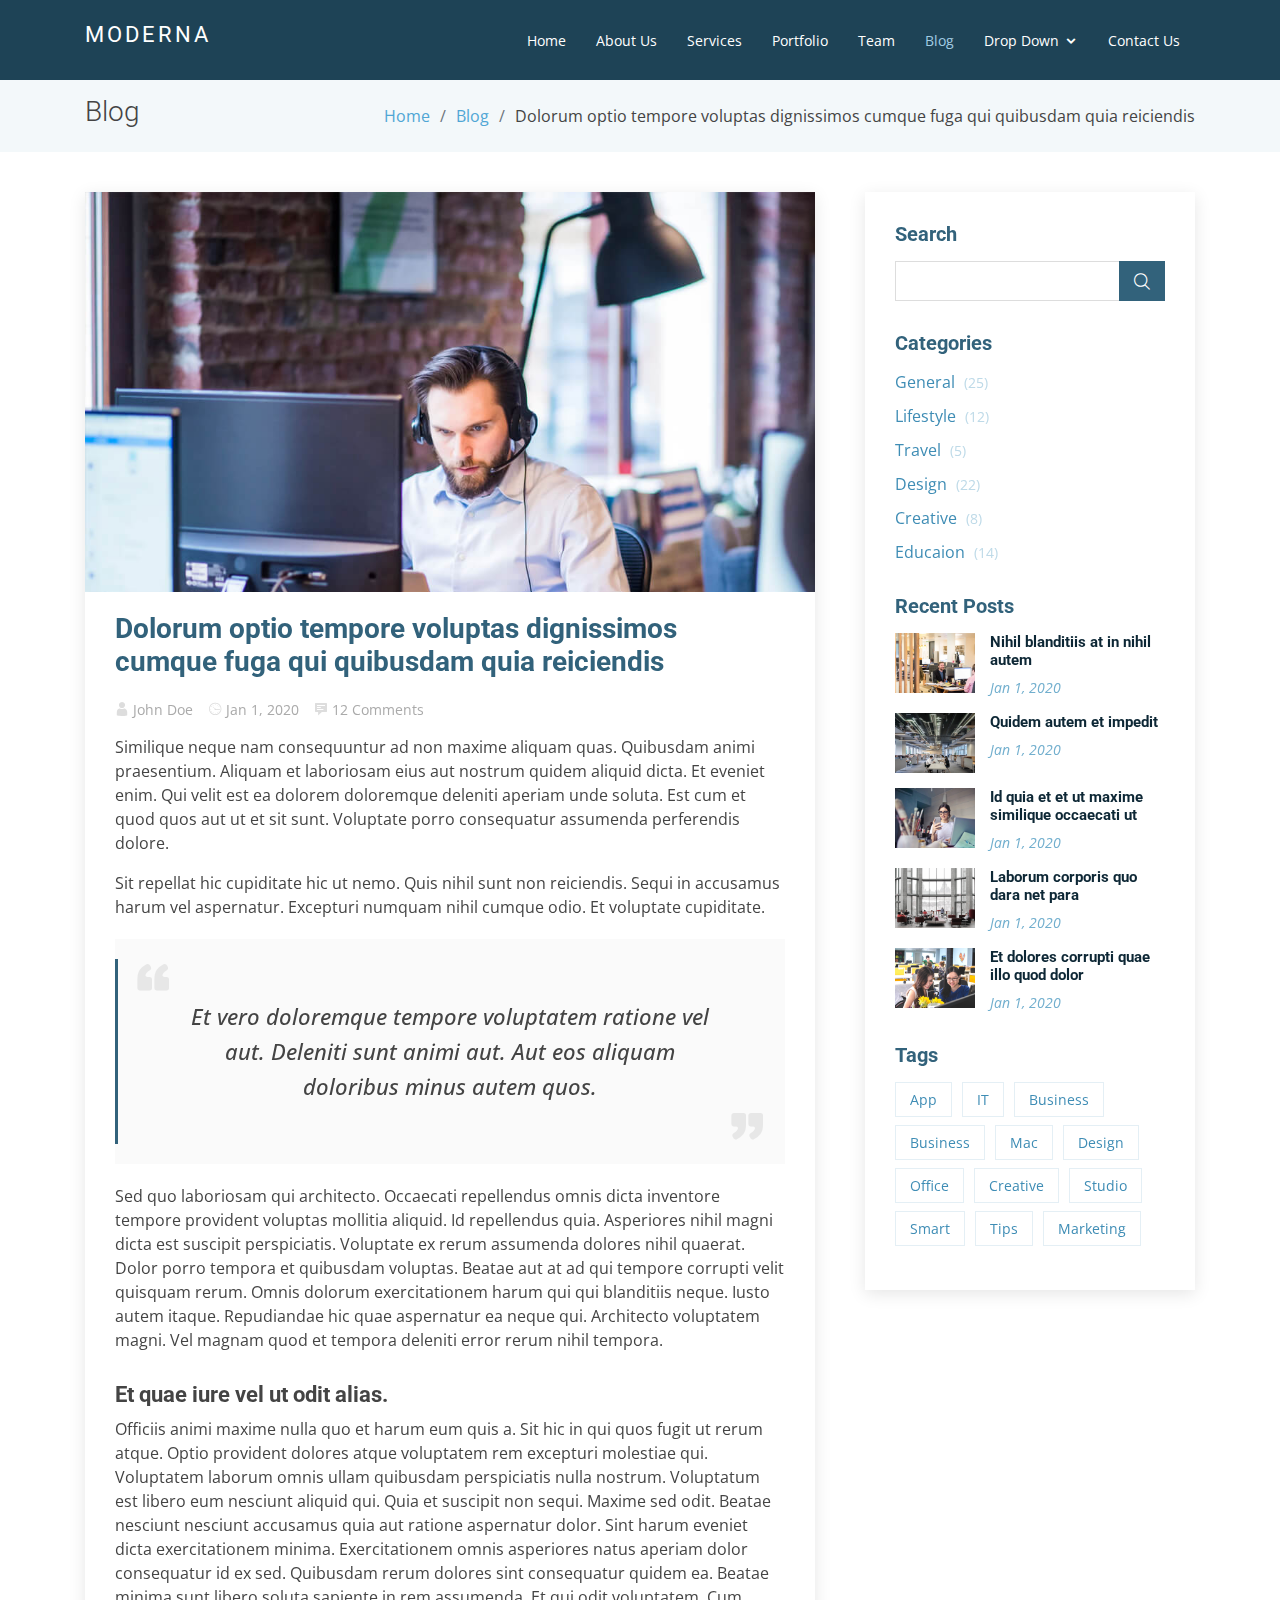
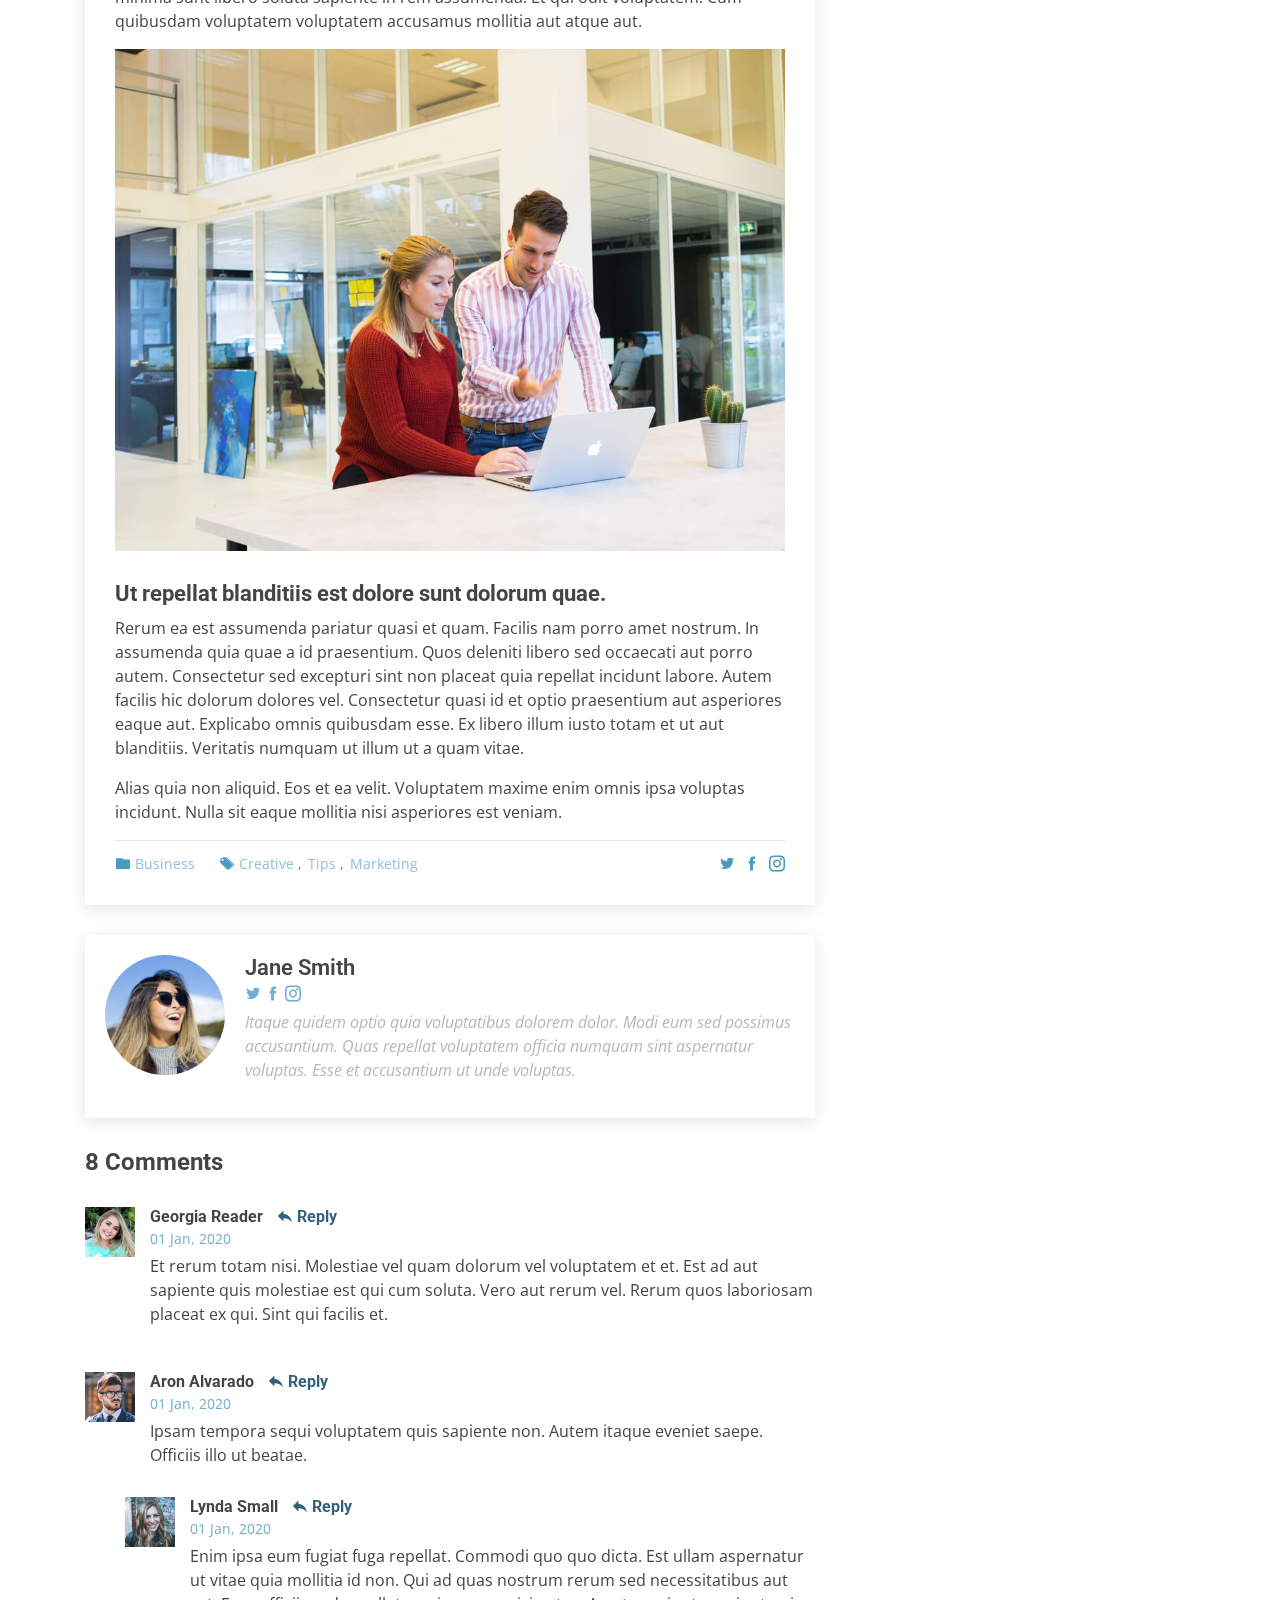
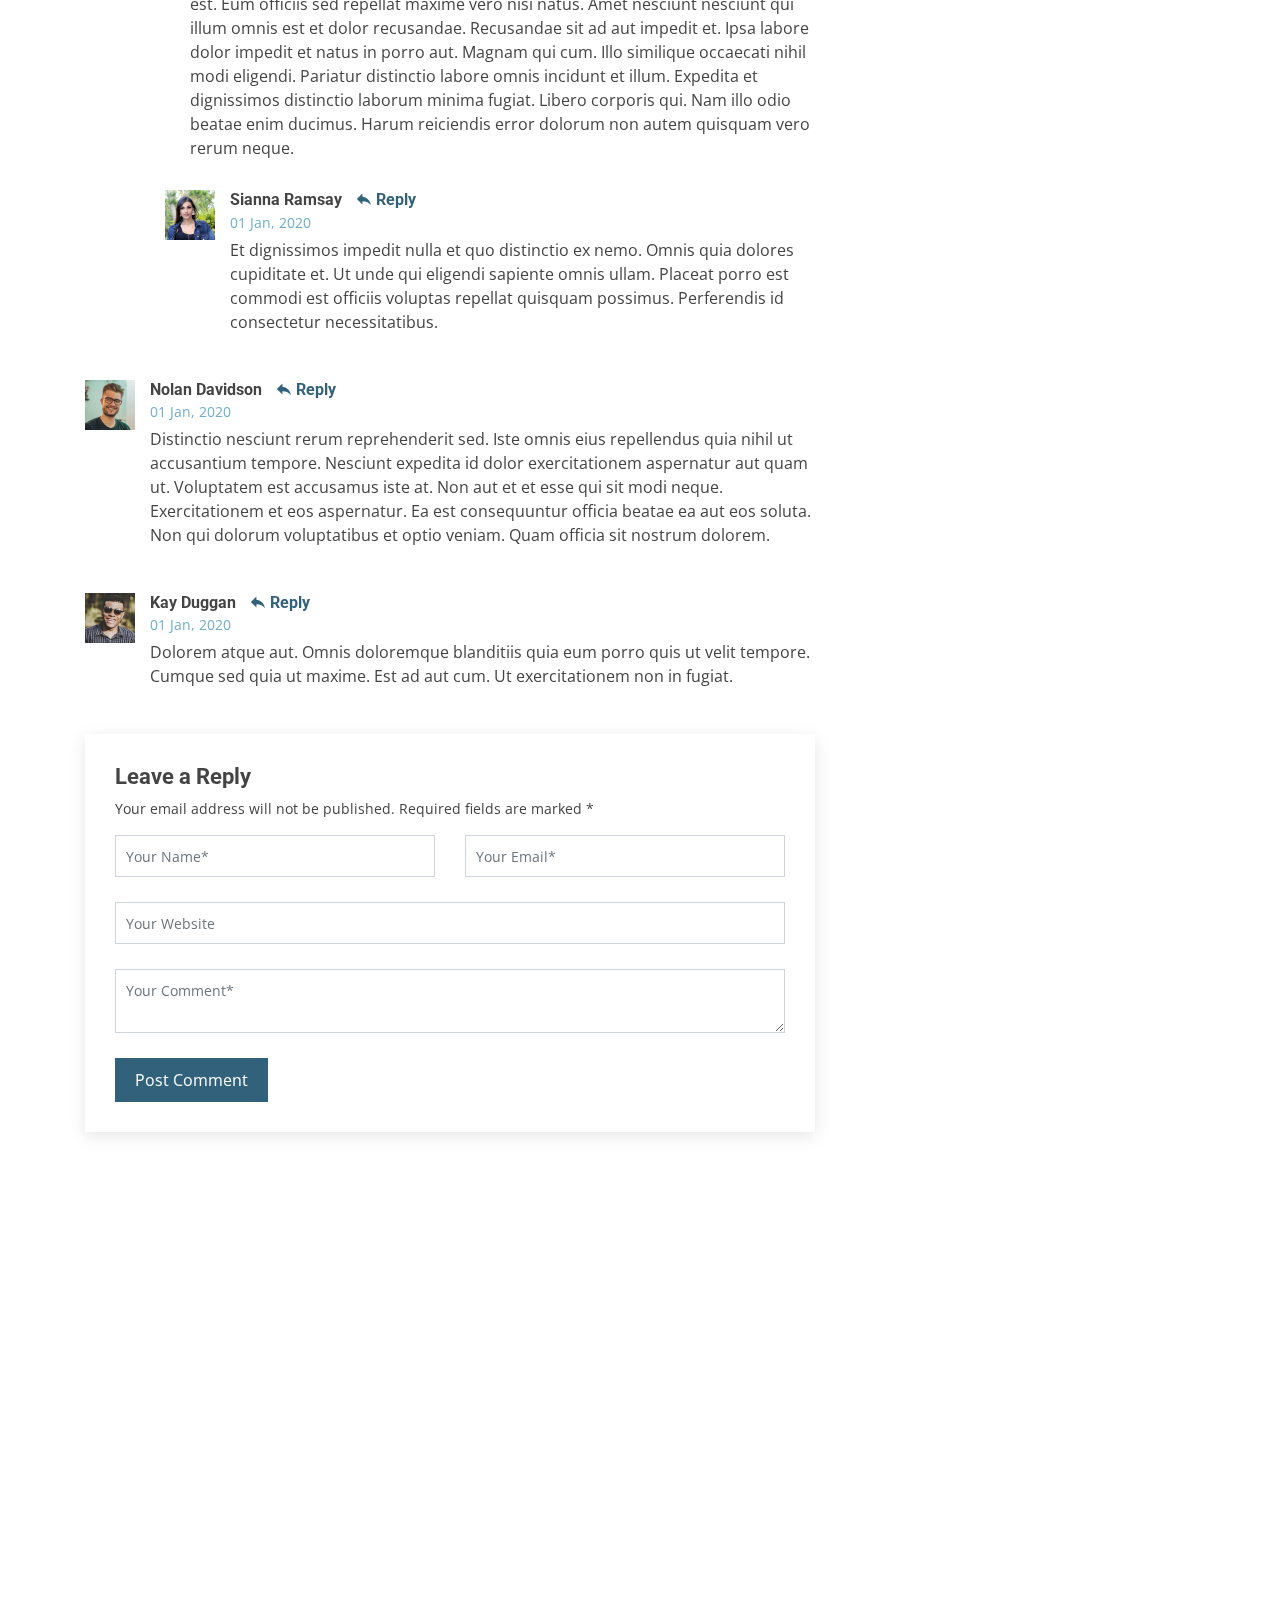
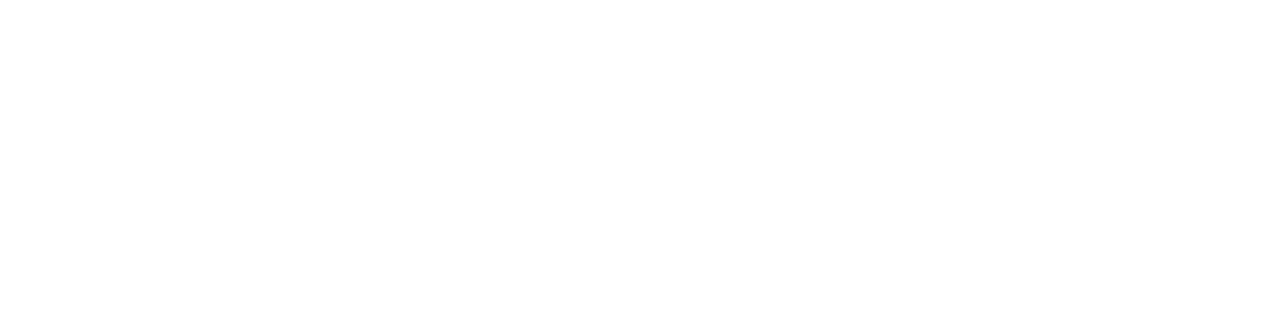
<file: blog-single.html>
<!DOCTYPE html>
<html lang="en">

<head>
  <meta charset="utf-8">
  <meta content="width=device-width, initial-scale=1.0" name="viewport">

  <title>Blog Single - Moderna Bootstrap Template</title>
  <meta content="" name="descriptison">
  <meta content="" name="keywords">

  <!-- Favicons -->
  <link href="assets/img/favicon.png" rel="icon">
  <link href="assets/img/apple-touch-icon.png" rel="apple-touch-icon">

  <!-- Google Fonts -->
  <link href="https://fonts.googleapis.com/css?family=Open+Sans:300,300i,400,400i,600,600i,700,700i|Roboto:300,300i,400,400i,500,500i,700,700i&display=swap" rel="stylesheet">

  <!-- Vendor CSS Files -->
  <link href="assets/vendor/bootstrap/css/bootstrap.min.css" rel="stylesheet">
  <link href="assets/vendor/animate.css/animate.min.css" rel="stylesheet">
  <link href="assets/vendor/icofont/icofont.min.css" rel="stylesheet">
  <link href="assets/vendor/boxicons/css/boxicons.min.css" rel="stylesheet">
  <link href="assets/vendor/venobox/venobox.css" rel="stylesheet">
  <link href="assets/vendor/owl.carousel/assets/owl.carousel.min.css" rel="stylesheet">
  <link href="assets/vendor/aos/aos.css" rel="stylesheet">

  <!-- Template Main CSS File -->
  <link href="assets/css/style.css" rel="stylesheet">

  <!-- =======================================================
  * Template Name: Moderna - v2.1.0
  * Template URL: https://bootstrapmade.com/free-bootstrap-template-corporate-moderna/
  * Author: BootstrapMade.com
  * License: https://bootstrapmade.com/license/
  ======================================================== -->
</head>

<body>

  <!-- ======= Header ======= -->
  <header id="header" class="fixed-top ">
    <div class="container">

      <div class="logo float-left">
        <h1 class="text-light"><a href="index.html"><span>Moderna</span></a></h1>
        <!-- Uncomment below if you prefer to use an image logo -->
        <!-- <a href="index.html"><img src="assets/img/logo.png" alt="" class="img-fluid"></a>-->
      </div>

      <nav class="nav-menu float-right d-none d-lg-block">
        <ul>
          <li><a href="index.html">Home</a></li>
          <li><a href="about.html">About Us</a></li>
          <li><a href="services.html">Services</a></li>
          <li><a href="portfolio.html">Portfolio</a></li>
          <li><a href="team.html">Team</a></li>
          <li class="active"><a href="blog.html">Blog</a></li>
          <li class="drop-down"><a href="">Drop Down</a>
            <ul>
              <li><a href="#">Drop Down 1</a></li>
              <li class="drop-down"><a href="#">Drop Down 2</a>
                <ul>
                  <li><a href="#">Deep Drop Down 1</a></li>
                  <li><a href="#">Deep Drop Down 2</a></li>
                  <li><a href="#">Deep Drop Down 3</a></li>
                  <li><a href="#">Deep Drop Down 4</a></li>
                  <li><a href="#">Deep Drop Down 5</a></li>
                </ul>
              </li>
              <li><a href="#">Drop Down 3</a></li>
              <li><a href="#">Drop Down 4</a></li>
              <li><a href="#">Drop Down 5</a></li>
            </ul>
          </li>
          <li><a href="contact.html">Contact Us</a></li>
        </ul>
      </nav><!-- .nav-menu -->

    </div>
  </header><!-- End Header -->

  <main id="main">

    <!-- ======= Blog Section ======= -->
    <section class="breadcrumbs">
      <div class="container">

        <div class="d-flex justify-content-between align-items-center">
          <h2>Blog</h2>

          <ol>
            <li><a href="index.html">Home</a></li>
            <li><a href="blog.html">Blog</a></li>
            <li>Dolorum optio tempore voluptas dignissimos cumque fuga qui quibusdam quia reiciendis</li>
          </ol>
        </div>

      </div>
    </section><!-- End Blog Section -->

    <!-- ======= Blog Section ======= -->
    <section class="blog" data-aos="fade-up" data-aos-easing="ease-in-out" data-aos-duration="500">
      <div class="container">

        <div class="row">

          <div class="col-lg-8 entries">

            <article class="entry entry-single">
              <div class="entry-img">
                <img src="assets/img/blog-post-1.jpg" alt="" class="img-fluid">
              </div>

              <h2 class="entry-title">
                <a href="blog-single.html">Dolorum optio tempore voluptas dignissimos cumque fuga qui quibusdam quia reiciendis</a>
              </h2>

              <div class="entry-meta">
                <ul>
                  <li class="d-flex align-items-center"><i class="icofont-user"></i> <a href="blog-single.html">John Doe</a></li>
                  <li class="d-flex align-items-center"><i class="icofont-wall-clock"></i> <a href="blog-single.html"><time datetime="2020-01-01">Jan 1, 2020</time></a></li>
                  <li class="d-flex align-items-center"><i class="icofont-comment"></i> <a href="blog-single.html">12 Comments</a></li>
                </ul>
              </div>

              <div class="entry-content">
                <p>
                  Similique neque nam consequuntur ad non maxime aliquam quas. Quibusdam animi praesentium. Aliquam et
                  laboriosam eius aut nostrum quidem aliquid dicta.
                  Et eveniet enim. Qui velit est ea dolorem doloremque deleniti aperiam unde soluta. Est cum et quod quos
                  aut ut et sit sunt. Voluptate porro consequatur assumenda perferendis dolore.
                </p>

                <p>
                  Sit repellat hic cupiditate hic ut nemo. Quis nihil sunt non reiciendis. Sequi in accusamus harum vel
                  aspernatur. Excepturi numquam nihil cumque odio. Et voluptate cupiditate.
                </p>

                <blockquote>
                  <i class="icofont-quote-left quote-left"></i>
                  <p>
                    Et vero doloremque tempore voluptatem ratione vel aut. Deleniti sunt animi aut. Aut eos aliquam
                    doloribus minus autem quos.
                  </p>
                  <i class="las la-quote-right quote-right"></i>
                  <i class="icofont-quote-right quote-right"></i>
                </blockquote>

                <p>
                  Sed quo laboriosam qui architecto. Occaecati repellendus omnis dicta inventore tempore provident
                  voluptas mollitia aliquid. Id repellendus quia. Asperiores nihil magni dicta est suscipit perspiciatis.
                  Voluptate ex rerum assumenda dolores nihil quaerat.
                  Dolor porro tempora et quibusdam voluptas. Beatae aut at ad qui tempore corrupti velit quisquam rerum.
                  Omnis dolorum exercitationem harum qui qui blanditiis neque.
                  Iusto autem itaque. Repudiandae hic quae aspernatur ea neque qui. Architecto voluptatem magni. Vel
                  magnam quod et tempora deleniti error rerum nihil tempora.
                </p>

                <h3>Et quae iure vel ut odit alias.</h3>
                <p>
                  Officiis animi maxime nulla quo et harum eum quis a. Sit hic in qui quos fugit ut rerum atque. Optio
                  provident dolores atque voluptatem rem excepturi molestiae qui. Voluptatem laborum omnis ullam quibusdam
                  perspiciatis nulla nostrum. Voluptatum est libero eum nesciunt aliquid qui.
                  Quia et suscipit non sequi. Maxime sed odit. Beatae nesciunt nesciunt accusamus quia aut ratione
                  aspernatur dolor. Sint harum eveniet dicta exercitationem minima. Exercitationem omnis asperiores natus
                  aperiam dolor consequatur id ex sed. Quibusdam rerum dolores sint consequatur quidem ea.
                  Beatae minima sunt libero soluta sapiente in rem assumenda. Et qui odit voluptatem. Cum quibusdam
                  voluptatem voluptatem accusamus mollitia aut atque aut.
                </p>
                <img src="assets/img/blog-post-4.jpg" class="img-fluid" alt="">

                <h3>Ut repellat blanditiis est dolore sunt dolorum quae.</h3>
                <p>
                  Rerum ea est assumenda pariatur quasi et quam. Facilis nam porro amet nostrum. In assumenda quia quae a
                  id praesentium. Quos deleniti libero sed occaecati aut porro autem. Consectetur sed excepturi sint non
                  placeat quia repellat incidunt labore. Autem facilis hic dolorum dolores vel.
                  Consectetur quasi id et optio praesentium aut asperiores eaque aut. Explicabo omnis quibusdam esse. Ex
                  libero illum iusto totam et ut aut blanditiis. Veritatis numquam ut illum ut a quam vitae.
                </p>
                <p>
                  Alias quia non aliquid. Eos et ea velit. Voluptatem maxime enim omnis ipsa voluptas incidunt. Nulla sit
                  eaque mollitia nisi asperiores est veniam.
                </p>

              </div>

              <div class="entry-footer clearfix">
                <div class="float-left">
                  <i class="icofont-folder"></i>
                  <ul class="cats">
                    <li><a href="#">Business</a></li>
                  </ul>

                  <i class="icofont-tags"></i>
                  <ul class="tags">
                    <li><a href="#">Creative</a></li>
                    <li><a href="#">Tips</a></li>
                    <li><a href="#">Marketing</a></li>
                  </ul>
                </div>

                <div class="float-right share">
                  <a href="" title="Share on Twitter"><i class="icofont-twitter"></i></a>
                  <a href="" title="Share on Facebook"><i class="icofont-facebook"></i></a>
                  <a href="" title="Share on Instagram"><i class="icofont-instagram"></i></a>
                </div>

              </div>

            </article><!-- End blog entry -->

            <div class="blog-author clearfix">
              <img src="assets/img/blog-author.jpg" class="rounded-circle float-left" alt="">
              <h4>Jane Smith</h4>
              <div class="social-links">
                <a href="https://twitters.com/#"><i class="icofont-twitter"></i></a>
                <a href="https://facebook.com/#"><i class="icofont-facebook"></i></a>
                <a href="https://instagram.com/#"><i class="icofont-instagram"></i></a>
              </div>
              <p>
                Itaque quidem optio quia voluptatibus dolorem dolor. Modi eum sed possimus accusantium. Quas repellat
                voluptatem officia numquam sint aspernatur voluptas. Esse et accusantium ut unde voluptas.
              </p>
            </div><!-- End blog author bio -->

            <div class="blog-comments">

              <h4 class="comments-count">8 Comments</h4>

              <div id="comment-1" class="comment clearfix">
                <img src="assets/img/comments-1.jpg" class="comment-img  float-left" alt="">
                <h5><a href="">Georgia Reader</a> <a href="#" class="reply"><i class="icofont-reply"></i> Reply</a></h5>
                <time datetime="2020-01-01">01 Jan, 2020</time>
                <p>
                  Et rerum totam nisi. Molestiae vel quam dolorum vel voluptatem et et. Est ad aut sapiente quis molestiae
                  est qui cum soluta.
                  Vero aut rerum vel. Rerum quos laboriosam placeat ex qui. Sint qui facilis et.
                </p>
              </div><!-- End comment #1 -->

              <div id="comment-2" class="comment clearfix">
                <img src="assets/img/comments-2.jpg" class="comment-img  float-left" alt="">
                <h5><a href="">Aron Alvarado</a> <a href="#" class="reply"><i class="icofont-reply"></i> Reply</a></h5>
                <time datetime="2020-01-01">01 Jan, 2020</time>
                <p>
                  Ipsam tempora sequi voluptatem quis sapiente non. Autem itaque eveniet saepe. Officiis illo ut beatae.
                </p>

                <div id="comment-reply-1" class="comment comment-reply clearfix">
                  <img src="assets/img/comments-3.jpg" class="comment-img  float-left" alt="">
                  <h5><a href="">Lynda Small</a> <a href="#" class="reply"><i class="icofont-reply"></i> Reply</a></h5>
                  <time datetime="2020-01-01">01 Jan, 2020</time>
                  <p>
                    Enim ipsa eum fugiat fuga repellat. Commodi quo quo dicta. Est ullam aspernatur ut vitae quia mollitia
                    id non. Qui ad quas nostrum rerum sed necessitatibus aut est. Eum officiis sed repellat maxime vero
                    nisi natus. Amet nesciunt nesciunt qui illum omnis est et dolor recusandae.
                    Recusandae sit ad aut impedit et. Ipsa labore dolor impedit et natus in porro aut. Magnam qui cum.
                    Illo similique occaecati nihil modi eligendi. Pariatur distinctio labore omnis incidunt et illum.
                    Expedita et dignissimos distinctio laborum minima fugiat.
                    Libero corporis qui. Nam illo odio beatae enim ducimus. Harum reiciendis error dolorum non autem
                    quisquam vero rerum neque.
                  </p>

                  <div id="comment-reply-2" class="comment comment-reply clearfix">
                    <img src="assets/img/comments-4.jpg" class="comment-img  float-left" alt="">
                    <h5><a href="">Sianna Ramsay</a> <a href="#" class="reply"><i class="icofont-reply"></i> Reply</a>
                    </h5>
                    <time datetime="2020-01-01">01 Jan, 2020</time>
                    <p>
                      Et dignissimos impedit nulla et quo distinctio ex nemo. Omnis quia dolores cupiditate et. Ut unde
                      qui eligendi sapiente omnis ullam. Placeat porro est commodi est officiis voluptas repellat quisquam
                      possimus. Perferendis id consectetur necessitatibus.
                    </p>
                  </div><!-- End comment reply #2-->

                </div><!-- End comment reply #1-->

              </div><!-- End comment #2-->

              <div id="comment-3" class="comment clearfix">
                <img src="assets/img/comments-5.jpg" class="comment-img  float-left" alt="">
                <h5><a href="">Nolan Davidson</a> <a href="#" class="reply"><i class="icofont-reply"></i> Reply</a></h5>
                <time datetime="2020-01-01">01 Jan, 2020</time>
                <p>
                  Distinctio nesciunt rerum reprehenderit sed. Iste omnis eius repellendus quia nihil ut accusantium
                  tempore. Nesciunt expedita id dolor exercitationem aspernatur aut quam ut. Voluptatem est accusamus iste
                  at.
                  Non aut et et esse qui sit modi neque. Exercitationem et eos aspernatur. Ea est consequuntur officia
                  beatae ea aut eos soluta. Non qui dolorum voluptatibus et optio veniam. Quam officia sit nostrum
                  dolorem.
                </p>
              </div><!-- End comment #3 -->

              <div id="comment-4" class="comment clearfix">
                <img src="assets/img/comments-6.jpg" class="comment-img  float-left" alt="">
                <h5><a href="">Kay Duggan</a> <a href="#" class="reply"><i class="icofont-reply"></i> Reply</a></h5>
                <time datetime="2020-01-01">01 Jan, 2020</time>
                <p>
                  Dolorem atque aut. Omnis doloremque blanditiis quia eum porro quis ut velit tempore. Cumque sed quia ut
                  maxime. Est ad aut cum. Ut exercitationem non in fugiat.
                </p>

              </div><!-- End comment #4 -->

              <div class="reply-form">
                <h4>Leave a Reply</h4>
                <p>Your email address will not be published. Required fields are marked * </p>
                <form action="">
                  <div class="row">
                    <div class="col-md-6 form-group">
                      <input name="name" type="text" class="form-control" placeholder="Your Name*">
                    </div>
                    <div class="col-md-6 form-group">
                      <input name="email" type="text" class="form-control" placeholder="Your Email*">
                    </div>
                  </div>
                  <div class="row">
                    <div class="col form-group">
                      <input name="website" type="text" class="form-control" placeholder="Your Website">
                    </div>
                  </div>
                  <div class="row">
                    <div class="col form-group">
                      <textarea name="comment" class="form-control" placeholder="Your Comment*"></textarea>
                    </div>
                  </div>
                  <button type="submit" class="btn btn-primary">Post Comment</button>
                </form>
              </div>

            </div><!-- End blog comments -->

          </div><!-- End blog entries list -->

          <div class="col-lg-4">

            <div class="sidebar">

              <h3 class="sidebar-title">Search</h3>
              <div class="sidebar-item search-form">
                <form action="">
                  <input type="text">
                  <button type="submit"><i class="icofont-search"></i></button>
                </form>
              </div><!-- End sidebar search formn-->

              <h3 class="sidebar-title">Categories</h3>
              <div class="sidebar-item categories">
                <ul>
                  <li><a href="#">General <span>(25)</span></a></li>
                  <li><a href="#">Lifestyle <span>(12)</span></a></li>
                  <li><a href="#">Travel <span>(5)</span></a></li>
                  <li><a href="#">Design <span>(22)</span></a></li>
                  <li><a href="#">Creative <span>(8)</span></a></li>
                  <li><a href="#">Educaion <span>(14)</span></a></li>
                </ul>

              </div><!-- End sidebar categories-->

              <h3 class="sidebar-title">Recent Posts</h3>
              <div class="sidebar-item recent-posts">
                <div class="post-item clearfix">
                  <img src="assets/img/recent-posts-1.jpg" alt="">
                  <h4><a href="blog-single.html">Nihil blanditiis at in nihil autem</a></h4>
                  <time datetime="2020-01-01">Jan 1, 2020</time>
                </div>

                <div class="post-item clearfix">
                  <img src="assets/img/recent-posts-2.jpg" alt="">
                  <h4><a href="blog-single.html">Quidem autem et impedit</a></h4>
                  <time datetime="2020-01-01">Jan 1, 2020</time>
                </div>

                <div class="post-item clearfix">
                  <img src="assets/img/recent-posts-3.jpg" alt="">
                  <h4><a href="blog-single.html">Id quia et et ut maxime similique occaecati ut</a></h4>
                  <time datetime="2020-01-01">Jan 1, 2020</time>
                </div>

                <div class="post-item clearfix">
                  <img src="assets/img/recent-posts-4.jpg" alt="">
                  <h4><a href="blog-single.html">Laborum corporis quo dara net para</a></h4>
                  <time datetime="2020-01-01">Jan 1, 2020</time>
                </div>

                <div class="post-item clearfix">
                  <img src="assets/img/recent-posts-5.jpg" alt="">
                  <h4><a href="blog-single.html">Et dolores corrupti quae illo quod dolor</a></h4>
                  <time datetime="2020-01-01">Jan 1, 2020</time>
                </div>
              </div><!-- End sidebar recent posts-->

              <h3 class="sidebar-title">Tags</h3>
              <div class="sidebar-item tags">
                <ul>
                  <li><a href="#">App</a></li>
                  <li><a href="#">IT</a></li>
                  <li><a href="#">Business</a></li>
                  <li><a href="#">Business</a></li>
                  <li><a href="#">Mac</a></li>
                  <li><a href="#">Design</a></li>
                  <li><a href="#">Office</a></li>
                  <li><a href="#">Creative</a></li>
                  <li><a href="#">Studio</a></li>
                  <li><a href="#">Smart</a></li>
                  <li><a href="#">Tips</a></li>
                  <li><a href="#">Marketing</a></li>
                </ul>

              </div><!-- End sidebar tags-->

            </div><!-- End sidebar -->

          </div><!-- End blog sidebar -->

        </div><!-- End row -->

      </div><!-- End container -->

    </section><!-- End Blog Section -->

  </main><!-- End #main -->

  <!-- ======= Footer ======= -->
  <footer id="footer" data-aos="fade-up" data-aos-easing="ease-in-out" data-aos-duration="500">

    <div class="footer-newsletter">
      <div class="container">
        <div class="row">
          <div class="col-lg-6">
            <h4>Our Newsletter</h4>
            <p>Tamen quem nulla quae legam multos aute sint culpa legam noster magna</p>
          </div>
          <div class="col-lg-6">
            <form action="" method="post">
              <input type="email" name="email"><input type="submit" value="Subscribe">
            </form>
          </div>
        </div>
      </div>
    </div>

    <div class="footer-top">
      <div class="container">
        <div class="row">

          <div class="col-lg-3 col-md-6 footer-links">
            <h4>Useful Links</h4>
            <ul>
              <li><i class="bx bx-chevron-right"></i> <a href="#">Home</a></li>
              <li><i class="bx bx-chevron-right"></i> <a href="#">About us</a></li>
              <li><i class="bx bx-chevron-right"></i> <a href="#">Services</a></li>
              <li><i class="bx bx-chevron-right"></i> <a href="#">Terms of service</a></li>
              <li><i class="bx bx-chevron-right"></i> <a href="#">Privacy policy</a></li>
            </ul>
          </div>

          <div class="col-lg-3 col-md-6 footer-links">
            <h4>Our Services</h4>
            <ul>
              <li><i class="bx bx-chevron-right"></i> <a href="#">Web Design</a></li>
              <li><i class="bx bx-chevron-right"></i> <a href="#">Web Development</a></li>
              <li><i class="bx bx-chevron-right"></i> <a href="#">Product Management</a></li>
              <li><i class="bx bx-chevron-right"></i> <a href="#">Marketing</a></li>
              <li><i class="bx bx-chevron-right"></i> <a href="#">Graphic Design</a></li>
            </ul>
          </div>

          <div class="col-lg-3 col-md-6 footer-contact">
            <h4>Contact Us</h4>
            <p>
              A108 Adam Street <br>
              New York, NY 535022<br>
              United States <br><br>
              <strong>Phone:</strong> +1 5589 55488 55<br>
              <strong>Email:</strong> info@example.com<br>
            </p>

          </div>

          <div class="col-lg-3 col-md-6 footer-info">
            <h3>About Moderna</h3>
            <p>Cras fermentum odio eu feugiat lide par naso tierra. Justo eget nada terra videa magna derita valies darta donna mare fermentum iaculis eu non diam phasellus.</p>
            <div class="social-links mt-3">
              <a href="#" class="twitter"><i class="bx bxl-twitter"></i></a>
              <a href="#" class="facebook"><i class="bx bxl-facebook"></i></a>
              <a href="#" class="instagram"><i class="bx bxl-instagram"></i></a>
              <a href="#" class="linkedin"><i class="bx bxl-linkedin"></i></a>
            </div>
          </div>

        </div>
      </div>
    </div>

    <div class="container">
      <div class="copyright">
        &copy; Copyright <strong><span>Moderna</span></strong>. All Rights Reserved
      </div>
      <div class="credits">
        <!-- All the links in the footer should remain intact. -->
        <!-- You can delete the links only if you purchased the pro version. -->
        <!-- Licensing information: https://bootstrapmade.com/license/ -->
        <!-- Purchase the pro version with working PHP/AJAX contact form: https://bootstrapmade.com/free-bootstrap-template-corporate-moderna/ -->
        Designed by <a href="https://bootstrapmade.com/">BootstrapMade</a>
      </div>
    </div>
  </footer><!-- End Footer -->

  <a href="#" class="back-to-top"><i class="icofont-simple-up"></i></a>

  <!-- Vendor JS Files -->
  <script src="assets/vendor/jquery/jquery.min.js"></script>
  <script src="assets/vendor/bootstrap/js/bootstrap.bundle.min.js"></script>
  <script src="assets/vendor/jquery.easing/jquery.easing.min.js"></script>
  <script src="assets/vendor/php-email-form/validate.js"></script>
  <script src="assets/vendor/venobox/venobox.min.js"></script>
  <script src="assets/vendor/waypoints/jquery.waypoints.min.js"></script>
  <script src="assets/vendor/counterup/counterup.min.js"></script>
  <script src="assets/vendor/owl.carousel/owl.carousel.min.js"></script>
  <script src="assets/vendor/isotope-layout/isotope.pkgd.min.js"></script>
  <script src="assets/vendor/aos/aos.js"></script>

  <!-- Template Main JS File -->
  <script src="assets/js/main.js"></script>

</body>

</html>
</file>
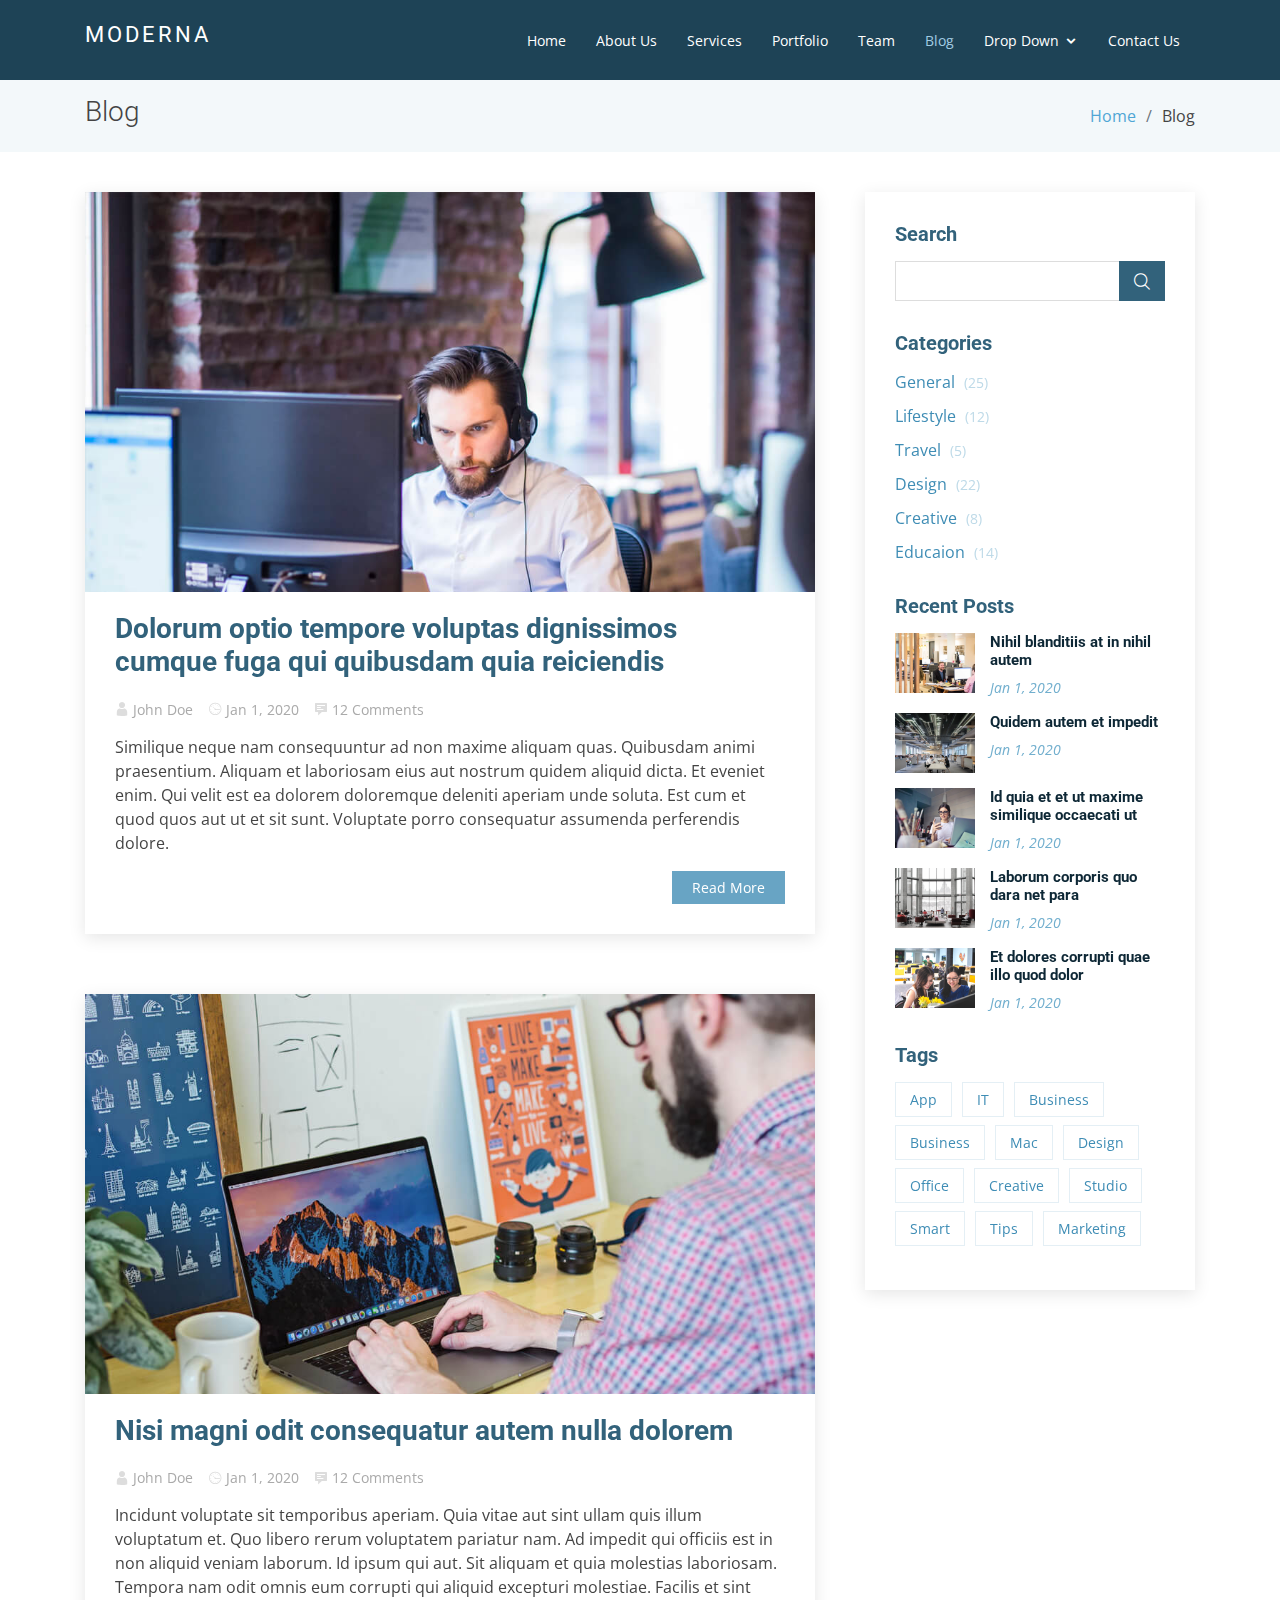
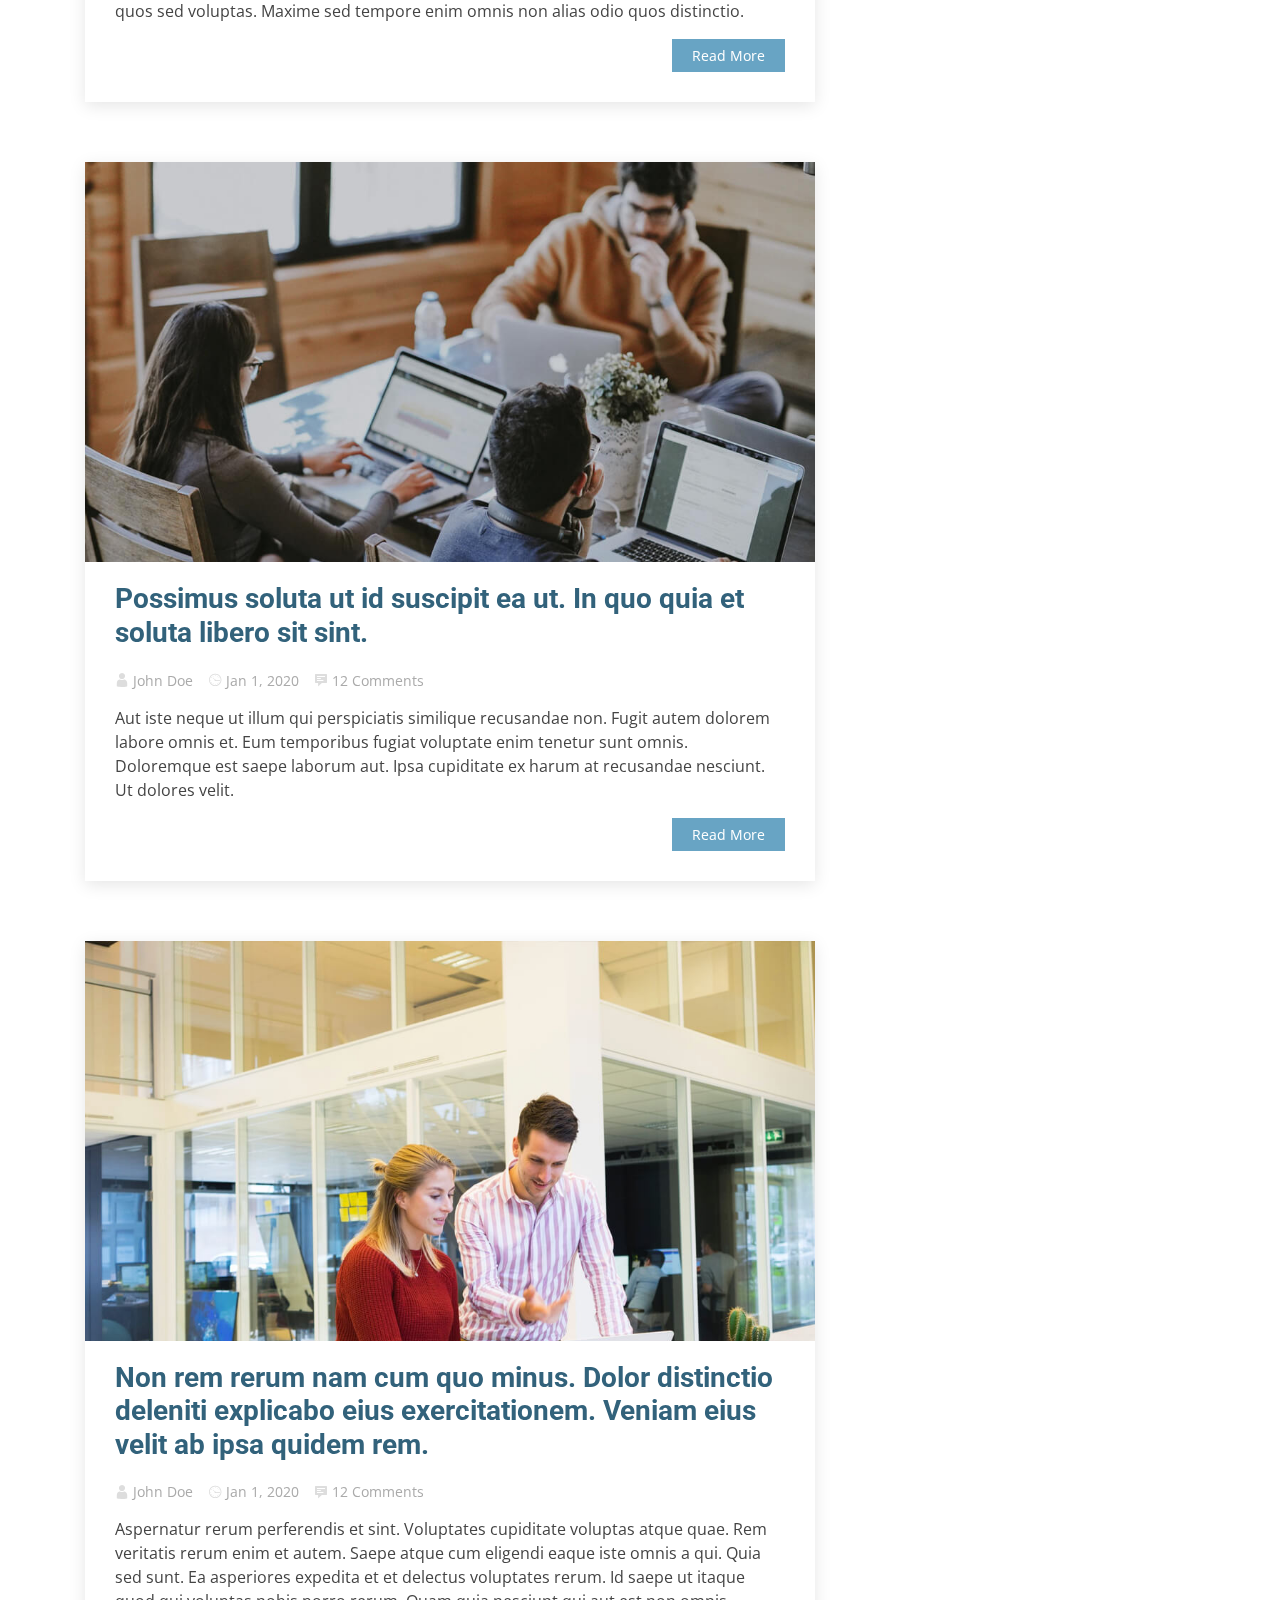
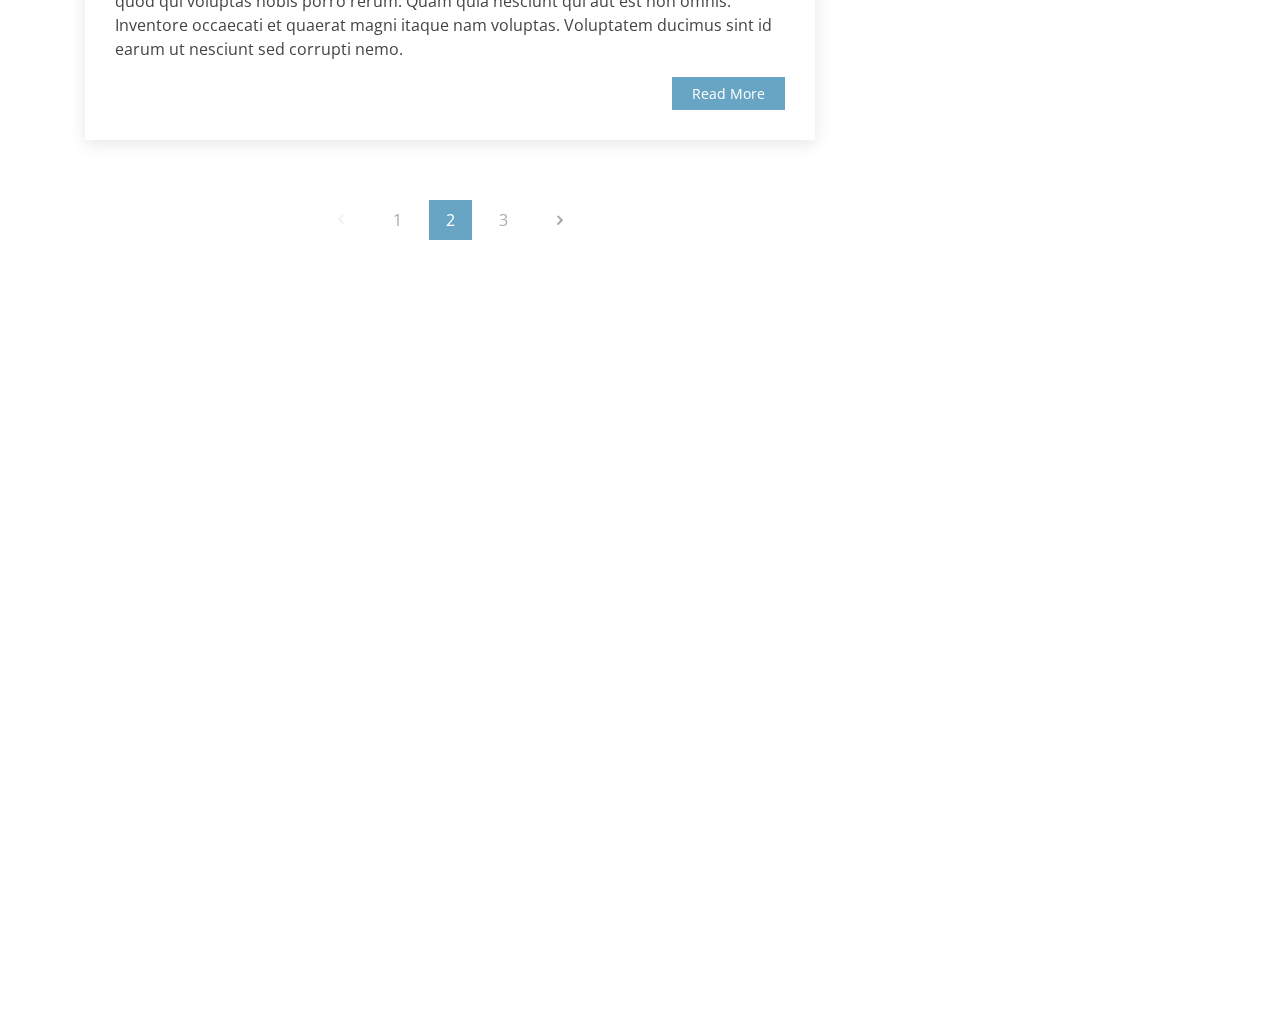
<file: blog.html>
<!DOCTYPE html>
<html lang="en">

<head>
  <meta charset="utf-8">
  <meta content="width=device-width, initial-scale=1.0" name="viewport">

  <title>Blog - Moderna Bootstrap Template</title>
  <meta content="" name="descriptison">
  <meta content="" name="keywords">

  <!-- Favicons -->
  <link href="assets/img/favicon.png" rel="icon">
  <link href="assets/img/apple-touch-icon.png" rel="apple-touch-icon">

  <!-- Google Fonts -->
  <link href="https://fonts.googleapis.com/css?family=Open+Sans:300,300i,400,400i,600,600i,700,700i|Roboto:300,300i,400,400i,500,500i,700,700i&display=swap" rel="stylesheet">

  <!-- Vendor CSS Files -->
  <link href="assets/vendor/bootstrap/css/bootstrap.min.css" rel="stylesheet">
  <link href="assets/vendor/animate.css/animate.min.css" rel="stylesheet">
  <link href="assets/vendor/icofont/icofont.min.css" rel="stylesheet">
  <link href="assets/vendor/boxicons/css/boxicons.min.css" rel="stylesheet">
  <link href="assets/vendor/venobox/venobox.css" rel="stylesheet">
  <link href="assets/vendor/owl.carousel/assets/owl.carousel.min.css" rel="stylesheet">
  <link href="assets/vendor/aos/aos.css" rel="stylesheet">

  <!-- Template Main CSS File -->
  <link href="assets/css/style.css" rel="stylesheet">

  <!-- =======================================================
  * Template Name: Moderna - v2.1.0
  * Template URL: https://bootstrapmade.com/free-bootstrap-template-corporate-moderna/
  * Author: BootstrapMade.com
  * License: https://bootstrapmade.com/license/
  ======================================================== -->
</head>

<body>

  <!-- ======= Header ======= -->
  <header id="header" class="fixed-top ">
    <div class="container">

      <div class="logo float-left">
        <h1 class="text-light"><a href="index.html"><span>Moderna</span></a></h1>
        <!-- Uncomment below if you prefer to use an image logo -->
        <!-- <a href="index.html"><img src="assets/img/logo.png" alt="" class="img-fluid"></a>-->
      </div>

      <nav class="nav-menu float-right d-none d-lg-block">
        <ul>
          <li><a href="index.html">Home</a></li>
          <li><a href="about.html">About Us</a></li>
          <li><a href="services.html">Services</a></li>
          <li><a href="portfolio.html">Portfolio</a></li>
          <li><a href="team.html">Team</a></li>
          <li class="active"><a href="blog.html">Blog</a></li>
          <li class="drop-down"><a href="">Drop Down</a>
            <ul>
              <li><a href="#">Drop Down 1</a></li>
              <li class="drop-down"><a href="#">Drop Down 2</a>
                <ul>
                  <li><a href="#">Deep Drop Down 1</a></li>
                  <li><a href="#">Deep Drop Down 2</a></li>
                  <li><a href="#">Deep Drop Down 3</a></li>
                  <li><a href="#">Deep Drop Down 4</a></li>
                  <li><a href="#">Deep Drop Down 5</a></li>
                </ul>
              </li>
              <li><a href="#">Drop Down 3</a></li>
              <li><a href="#">Drop Down 4</a></li>
              <li><a href="#">Drop Down 5</a></li>
            </ul>
          </li>
          <li><a href="contact.html">Contact Us</a></li>
        </ul>
      </nav><!-- .nav-menu -->

    </div>
  </header><!-- End Header -->

  <main id="main">

    <!-- ======= Blog Section ======= -->
    <section class="breadcrumbs">
      <div class="container">

        <div class="d-flex justify-content-between align-items-center">
          <h2>Blog</h2>

          <ol>
            <li><a href="index.html">Home</a></li>
            <li>Blog</li>
          </ol>
        </div>

      </div>
    </section><!-- End Blog Section -->

    <!-- ======= Blog Section ======= -->
    <section class="blog" data-aos="fade-up" data-aos-easing="ease-in-out" data-aos-duration="500">
      <div class="container">

        <div class="row">

          <div class="col-lg-8 entries">

            <article class="entry">

              <div class="entry-img">
                <img src="assets/img/blog-post-1.jpg" alt="" class="img-fluid">
              </div>

              <h2 class="entry-title">
                <a href="blog-single.html">Dolorum optio tempore voluptas dignissimos cumque fuga qui quibusdam quia
                  reiciendis</a>
              </h2>

              <div class="entry-meta">
                <ul>
                  <li class="d-flex align-items-center"><i class="icofont-user"></i> <a href="blog-single.html">John
                      Doe</a></li>
                  <li class="d-flex align-items-center"><i class="icofont-wall-clock"></i> <a href="blog-single.html"><time datetime="2020-01-01">Jan 1, 2020</time></a></li>
                  <li class="d-flex align-items-center"><i class="icofont-comment"></i> <a href="blog-single.html">12
                      Comments</a></li>
                </ul>
              </div>

              <div class="entry-content">
                <p>
                  Similique neque nam consequuntur ad non maxime aliquam quas. Quibusdam animi praesentium. Aliquam et
                  laboriosam eius aut nostrum quidem aliquid dicta.
                  Et eveniet enim. Qui velit est ea dolorem doloremque deleniti aperiam unde soluta. Est cum et quod quos
                  aut ut et sit sunt. Voluptate porro consequatur assumenda perferendis dolore.
                </p>
                <div class="read-more">
                  <a href="blog-single.html">Read More</a>
                </div>
              </div>

            </article><!-- End blog entry -->

            <article class="entry">

              <div class="entry-img">
                <img src="assets/img/blog-post-2.jpg" alt="" class="img-fluid">
              </div>

              <h2 class="entry-title">
                <a href="blog-single.html">Nisi magni odit consequatur autem nulla dolorem</a>
              </h2>

              <div class="entry-meta">
                <ul>
                  <li class="d-flex align-items-center"><i class="icofont-user"></i> <a href="blog-single.html">John
                      Doe</a></li>
                  <li class="d-flex align-items-center"><i class="icofont-wall-clock"></i> <a href="blog-single.html"><time datetime="2020-01-01">Jan 1, 2020</time></a></li>
                  <li class="d-flex align-items-center"><i class="icofont-comment"></i> <a href="blog-single.html">12
                      Comments</a></li>
                </ul>
              </div>

              <div class="entry-content">
                <p>
                  Incidunt voluptate sit temporibus aperiam. Quia vitae aut sint ullam quis illum voluptatum et. Quo
                  libero rerum voluptatem pariatur nam.
                  Ad impedit qui officiis est in non aliquid veniam laborum. Id ipsum qui aut. Sit aliquam et quia
                  molestias laboriosam. Tempora nam odit omnis eum corrupti qui aliquid excepturi molestiae. Facilis et
                  sint quos sed voluptas. Maxime sed tempore enim omnis non alias odio quos distinctio.
                </p>
                <div class="read-more">
                  <a href="blog-single.html">Read More</a>
                </div>
              </div>

            </article><!-- End blog entry -->

            <article class="entry">

              <div class="entry-img">
                <img src="assets/img/blog-post-3.jpg" alt="" class="img-fluid">
              </div>

              <h2 class="entry-title">
                <a href="blog-single.html">Possimus soluta ut id suscipit ea ut. In quo quia et soluta libero sit
                  sint.</a>
              </h2>

              <div class="entry-meta">
                <ul>
                  <li class="d-flex align-items-center"><i class="icofont-user"></i> <a href="blog-single.html">John
                      Doe</a></li>
                  <li class="d-flex align-items-center"><i class="icofont-wall-clock"></i> <a href="blog-single.html"><time datetime="2020-01-01">Jan 1, 2020</time></a></li>
                  <li class="d-flex align-items-center"><i class="icofont-comment"></i> <a href="blog-single.html">12
                      Comments</a></li>
                </ul>
              </div>

              <div class="entry-content">
                <p>
                  Aut iste neque ut illum qui perspiciatis similique recusandae non. Fugit autem dolorem labore omnis et.
                  Eum temporibus fugiat voluptate enim tenetur sunt omnis.
                  Doloremque est saepe laborum aut. Ipsa cupiditate ex harum at recusandae nesciunt. Ut dolores velit.
                </p>
                <div class="read-more">
                  <a href="blog-single.html">Read More</a>
                </div>
              </div>

            </article><!-- End blog entry -->

            <article class="entry">

              <div class="entry-img">
                <img src="assets/img/blog-post-4.jpg" alt="" class="img-fluid">
              </div>

              <h2 class="entry-title">
                <a href="blog-single.html">Non rem rerum nam cum quo minus. Dolor distinctio deleniti explicabo eius
                  exercitationem. Veniam eius velit ab ipsa quidem rem.</a>
              </h2>

              <div class="entry-meta">
                <ul>
                  <li class="d-flex align-items-center"><i class="icofont-user"></i> <a href="blog-single.html">John
                      Doe</a></li>
                  <li class="d-flex align-items-center"><i class="icofont-wall-clock"></i> <a href="blog-single.html"><time datetime="2020-01-01">Jan 1, 2020</time></a></li>
                  <li class="d-flex align-items-center"><i class="icofont-comment"></i> <a href="blog-single.html">12
                      Comments</a></li>
                </ul>
              </div>

              <div class="entry-content">
                <p>
                  Aspernatur rerum perferendis et sint. Voluptates cupiditate voluptas atque quae. Rem veritatis rerum
                  enim et autem. Saepe atque cum eligendi eaque iste omnis a qui.
                  Quia sed sunt. Ea asperiores expedita et et delectus voluptates rerum. Id saepe ut itaque quod qui
                  voluptas nobis porro rerum. Quam quia nesciunt qui aut est non omnis. Inventore occaecati et quaerat
                  magni itaque nam voluptas. Voluptatem ducimus sint id earum ut nesciunt sed corrupti nemo.
                </p>
                <div class="read-more">
                  <a href="blog-single.html">Read More</a>
                </div>
              </div>

            </article><!-- End blog entry -->

            <div class="blog-pagination">
              <ul class="justify-content-center">
                <li class="disabled"><i class="icofont-rounded-left"></i></li>
                <li><a href="#">1</a></li>
                <li class="active"><a href="#">2</a></li>
                <li><a href="#">3</a></li>
                <li><a href="#"><i class="icofont-rounded-right"></i></a></li>
              </ul>
            </div>

          </div><!-- End blog entries list -->

          <div class="col-lg-4">
            <div class="sidebar">

              <h3 class="sidebar-title">Search</h3>
              <div class="sidebar-item search-form">
                <form action="">
                  <input type="text">
                  <button type="submit"><i class="icofont-search"></i></button>
                </form>
              </div><!-- End sidebar search formn-->

              <h3 class="sidebar-title">Categories</h3>
              <div class="sidebar-item categories">
                <ul>
                  <li><a href="#">General <span>(25)</span></a></li>
                  <li><a href="#">Lifestyle <span>(12)</span></a></li>
                  <li><a href="#">Travel <span>(5)</span></a></li>
                  <li><a href="#">Design <span>(22)</span></a></li>
                  <li><a href="#">Creative <span>(8)</span></a></li>
                  <li><a href="#">Educaion <span>(14)</span></a></li>
                </ul>

              </div><!-- End sidebar categories-->

              <h3 class="sidebar-title">Recent Posts</h3>
              <div class="sidebar-item recent-posts">
                <div class="post-item clearfix">
                  <img src="assets/img/recent-posts-1.jpg" alt="">
                  <h4><a href="blog-single.html">Nihil blanditiis at in nihil autem</a></h4>
                  <time datetime="2020-01-01">Jan 1, 2020</time>
                </div>

                <div class="post-item clearfix">
                  <img src="assets/img/recent-posts-2.jpg" alt="">
                  <h4><a href="blog-single.html">Quidem autem et impedit</a></h4>
                  <time datetime="2020-01-01">Jan 1, 2020</time>
                </div>

                <div class="post-item clearfix">
                  <img src="assets/img/recent-posts-3.jpg" alt="">
                  <h4><a href="blog-single.html">Id quia et et ut maxime similique occaecati ut</a></h4>
                  <time datetime="2020-01-01">Jan 1, 2020</time>
                </div>

                <div class="post-item clearfix">
                  <img src="assets/img/recent-posts-4.jpg" alt="">
                  <h4><a href="blog-single.html">Laborum corporis quo dara net para</a></h4>
                  <time datetime="2020-01-01">Jan 1, 2020</time>
                </div>

                <div class="post-item clearfix">
                  <img src="assets/img/recent-posts-5.jpg" alt="">
                  <h4><a href="blog-single.html">Et dolores corrupti quae illo quod dolor</a></h4>
                  <time datetime="2020-01-01">Jan 1, 2020</time>
                </div>
              </div><!-- End sidebar recent posts-->

              <h3 class="sidebar-title">Tags</h3>
              <div class="sidebar-item tags">
                <ul>
                  <li><a href="#">App</a></li>
                  <li><a href="#">IT</a></li>
                  <li><a href="#">Business</a></li>
                  <li><a href="#">Business</a></li>
                  <li><a href="#">Mac</a></li>
                  <li><a href="#">Design</a></li>
                  <li><a href="#">Office</a></li>
                  <li><a href="#">Creative</a></li>
                  <li><a href="#">Studio</a></li>
                  <li><a href="#">Smart</a></li>
                  <li><a href="#">Tips</a></li>
                  <li><a href="#">Marketing</a></li>
                </ul>

              </div><!-- End sidebar tags-->

            </div><!-- End sidebar -->

          </div><!-- End blog sidebar -->

        </div><!-- End .row -->

      </div><!-- End .container -->

    </section><!-- End Blog Section -->

  </main><!-- End #main -->

  <!-- ======= Footer ======= -->
  <footer id="footer" data-aos="fade-up" data-aos-easing="ease-in-out" data-aos-duration="500">

    <div class="footer-newsletter">
      <div class="container">
        <div class="row">
          <div class="col-lg-6">
            <h4>Our Newsletter</h4>
            <p>Tamen quem nulla quae legam multos aute sint culpa legam noster magna</p>
          </div>
          <div class="col-lg-6">
            <form action="" method="post">
              <input type="email" name="email"><input type="submit" value="Subscribe">
            </form>
          </div>
        </div>
      </div>
    </div>

    <div class="footer-top">
      <div class="container">
        <div class="row">

          <div class="col-lg-3 col-md-6 footer-links">
            <h4>Useful Links</h4>
            <ul>
              <li><i class="bx bx-chevron-right"></i> <a href="#">Home</a></li>
              <li><i class="bx bx-chevron-right"></i> <a href="#">About us</a></li>
              <li><i class="bx bx-chevron-right"></i> <a href="#">Services</a></li>
              <li><i class="bx bx-chevron-right"></i> <a href="#">Terms of service</a></li>
              <li><i class="bx bx-chevron-right"></i> <a href="#">Privacy policy</a></li>
            </ul>
          </div>

          <div class="col-lg-3 col-md-6 footer-links">
            <h4>Our Services</h4>
            <ul>
              <li><i class="bx bx-chevron-right"></i> <a href="#">Web Design</a></li>
              <li><i class="bx bx-chevron-right"></i> <a href="#">Web Development</a></li>
              <li><i class="bx bx-chevron-right"></i> <a href="#">Product Management</a></li>
              <li><i class="bx bx-chevron-right"></i> <a href="#">Marketing</a></li>
              <li><i class="bx bx-chevron-right"></i> <a href="#">Graphic Design</a></li>
            </ul>
          </div>

          <div class="col-lg-3 col-md-6 footer-contact">
            <h4>Contact Us</h4>
            <p>
              A108 Adam Street <br>
              New York, NY 535022<br>
              United States <br><br>
              <strong>Phone:</strong> +1 5589 55488 55<br>
              <strong>Email:</strong> info@example.com<br>
            </p>

          </div>

          <div class="col-lg-3 col-md-6 footer-info">
            <h3>About Moderna</h3>
            <p>Cras fermentum odio eu feugiat lide par naso tierra. Justo eget nada terra videa magna derita valies darta donna mare fermentum iaculis eu non diam phasellus.</p>
            <div class="social-links mt-3">
              <a href="#" class="twitter"><i class="bx bxl-twitter"></i></a>
              <a href="#" class="facebook"><i class="bx bxl-facebook"></i></a>
              <a href="#" class="instagram"><i class="bx bxl-instagram"></i></a>
              <a href="#" class="linkedin"><i class="bx bxl-linkedin"></i></a>
            </div>
          </div>

        </div>
      </div>
    </div>

    <div class="container">
      <div class="copyright">
        &copy; Copyright <strong><span>Moderna</span></strong>. All Rights Reserved
      </div>
      <div class="credits">
        <!-- All the links in the footer should remain intact. -->
        <!-- You can delete the links only if you purchased the pro version. -->
        <!-- Licensing information: https://bootstrapmade.com/license/ -->
        <!-- Purchase the pro version with working PHP/AJAX contact form: https://bootstrapmade.com/free-bootstrap-template-corporate-moderna/ -->
        Designed by <a href="https://bootstrapmade.com/">BootstrapMade</a>
      </div>
    </div>
  </footer><!-- End Footer -->

  <a href="#" class="back-to-top"><i class="icofont-simple-up"></i></a>

  <!-- Vendor JS Files -->
  <script src="assets/vendor/jquery/jquery.min.js"></script>
  <script src="assets/vendor/bootstrap/js/bootstrap.bundle.min.js"></script>
  <script src="assets/vendor/jquery.easing/jquery.easing.min.js"></script>
  <script src="assets/vendor/php-email-form/validate.js"></script>
  <script src="assets/vendor/venobox/venobox.min.js"></script>
  <script src="assets/vendor/waypoints/jquery.waypoints.min.js"></script>
  <script src="assets/vendor/counterup/counterup.min.js"></script>
  <script src="assets/vendor/owl.carousel/owl.carousel.min.js"></script>
  <script src="assets/vendor/isotope-layout/isotope.pkgd.min.js"></script>
  <script src="assets/vendor/aos/aos.js"></script>

  <!-- Template Main JS File -->
  <script src="assets/js/main.js"></script>

</body>

</html>
</file>
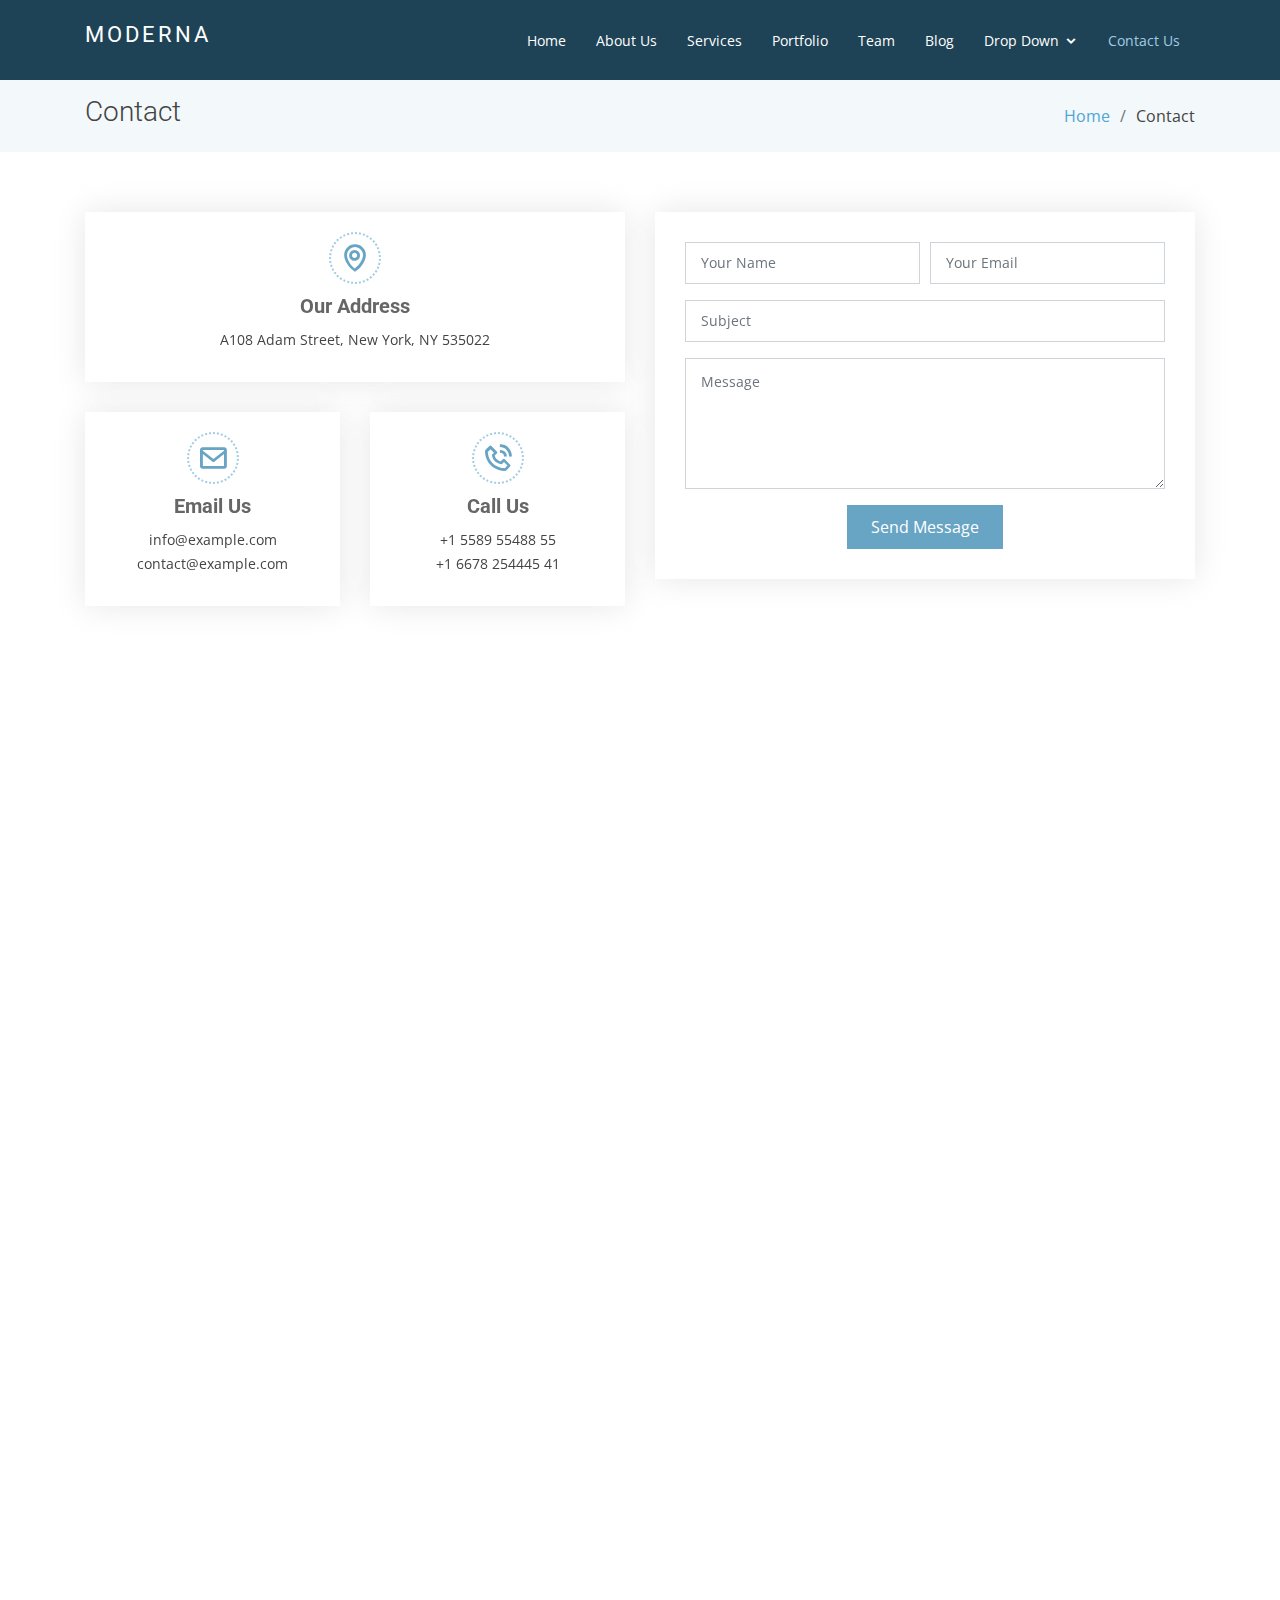
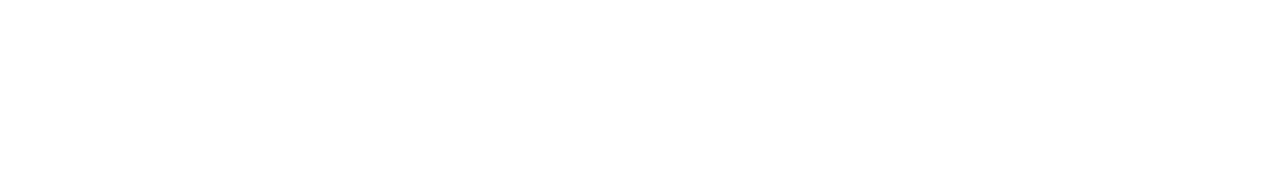
<file: contact.html>
<!DOCTYPE html>
<html lang="en">

<head>
  <meta charset="utf-8">
  <meta content="width=device-width, initial-scale=1.0" name="viewport">

  <title>Contact - Moderna Bootstrap Template</title>
  <meta content="" name="descriptison">
  <meta content="" name="keywords">

  <!-- Favicons -->
  <link href="assets/img/favicon.png" rel="icon">
  <link href="assets/img/apple-touch-icon.png" rel="apple-touch-icon">

  <!-- Google Fonts -->
  <link href="https://fonts.googleapis.com/css?family=Open+Sans:300,300i,400,400i,600,600i,700,700i|Roboto:300,300i,400,400i,500,500i,700,700i&display=swap" rel="stylesheet">

  <!-- Vendor CSS Files -->
  <link href="assets/vendor/bootstrap/css/bootstrap.min.css" rel="stylesheet">
  <link href="assets/vendor/animate.css/animate.min.css" rel="stylesheet">
  <link href="assets/vendor/icofont/icofont.min.css" rel="stylesheet">
  <link href="assets/vendor/boxicons/css/boxicons.min.css" rel="stylesheet">
  <link href="assets/vendor/venobox/venobox.css" rel="stylesheet">
  <link href="assets/vendor/owl.carousel/assets/owl.carousel.min.css" rel="stylesheet">
  <link href="assets/vendor/aos/aos.css" rel="stylesheet">

  <!-- Template Main CSS File -->
  <link href="assets/css/style.css" rel="stylesheet">

  <!-- =======================================================
  * Template Name: Moderna - v2.1.0
  * Template URL: https://bootstrapmade.com/free-bootstrap-template-corporate-moderna/
  * Author: BootstrapMade.com
  * License: https://bootstrapmade.com/license/
  ======================================================== -->
</head>

<body>

  <!-- ======= Header ======= -->
  <header id="header" class="fixed-top ">
    <div class="container">

      <div class="logo float-left">
        <h1 class="text-light"><a href="index.html"><span>Moderna</span></a></h1>
        <!-- Uncomment below if you prefer to use an image logo -->
        <!-- <a href="index.html"><img src="assets/img/logo.png" alt="" class="img-fluid"></a>-->
      </div>

      <nav class="nav-menu float-right d-none d-lg-block">
        <ul>
          <li><a href="index.html">Home</a></li>
          <li><a href="about.html">About Us</a></li>
          <li><a href="services.html">Services</a></li>
          <li><a href="portfolio.html">Portfolio</a></li>
          <li><a href="team.html">Team</a></li>
          <li><a href="blog.html">Blog</a></li>
          <li class="drop-down"><a href="">Drop Down</a>
            <ul>
              <li><a href="#">Drop Down 1</a></li>
              <li class="drop-down"><a href="#">Drop Down 2</a>
                <ul>
                  <li><a href="#">Deep Drop Down 1</a></li>
                  <li><a href="#">Deep Drop Down 2</a></li>
                  <li><a href="#">Deep Drop Down 3</a></li>
                  <li><a href="#">Deep Drop Down 4</a></li>
                  <li><a href="#">Deep Drop Down 5</a></li>
                </ul>
              </li>
              <li><a href="#">Drop Down 3</a></li>
              <li><a href="#">Drop Down 4</a></li>
              <li><a href="#">Drop Down 5</a></li>
            </ul>
          </li>
          <li class="active"><a href="contact.html">Contact Us</a></li>
        </ul>
      </nav><!-- .nav-menu -->

    </div>
  </header><!-- End Header -->

  <main id="main">

    <!-- ======= Contact Section ======= -->
    <section class="breadcrumbs">
      <div class="container">

        <div class="d-flex justify-content-between align-items-center">
          <h2>Contact</h2>
          <ol>
            <li><a href="index.html">Home</a></li>
            <li>Contact</li>
          </ol>
        </div>

      </div>
    </section><!-- End Contact Section -->

    <!-- ======= Contact Section ======= -->
    <section class="contact" data-aos="fade-up" data-aos-easing="ease-in-out" data-aos-duration="500">
      <div class="container">

        <div class="row">

          <div class="col-lg-6">

            <div class="row">
              <div class="col-md-12">
                <div class="info-box">
                  <i class="bx bx-map"></i>
                  <h3>Our Address</h3>
                  <p>A108 Adam Street, New York, NY 535022</p>
                </div>
              </div>
              <div class="col-md-6">
                <div class="info-box">
                  <i class="bx bx-envelope"></i>
                  <h3>Email Us</h3>
                  <p>info@example.com<br>contact@example.com</p>
                </div>
              </div>
              <div class="col-md-6">
                <div class="info-box">
                  <i class="bx bx-phone-call"></i>
                  <h3>Call Us</h3>
                  <p>+1 5589 55488 55<br>+1 6678 254445 41</p>
                </div>
              </div>
            </div>

          </div>

          <div class="col-lg-6">
            <form action="forms/contact.php" method="post" role="form" class="php-email-form">
              <div class="form-row">
                <div class="col-md-6 form-group">
                  <input type="text" name="name" class="form-control" id="name" placeholder="Your Name" data-rule="minlen:4" data-msg="Please enter at least 4 chars" />
                  <div class="validate"></div>
                </div>
                <div class="col-md-6 form-group">
                  <input type="email" class="form-control" name="email" id="email" placeholder="Your Email" data-rule="email" data-msg="Please enter a valid email" />
                  <div class="validate"></div>
                </div>
              </div>
              <div class="form-group">
                <input type="text" class="form-control" name="subject" id="subject" placeholder="Subject" data-rule="minlen:4" data-msg="Please enter at least 8 chars of subject" />
                <div class="validate"></div>
              </div>
              <div class="form-group">
                <textarea class="form-control" name="message" rows="5" data-rule="required" data-msg="Please write something for us" placeholder="Message"></textarea>
                <div class="validate"></div>
              </div>
              <div class="mb-3">
                <div class="loading">Loading</div>
                <div class="error-message"></div>
                <div class="sent-message">Your message has been sent. Thank you!</div>
              </div>
              <div class="text-center"><button type="submit">Send Message</button></div>
            </form>
          </div>

        </div>

      </div>
    </section><!-- End Contact Section -->

    <!-- ======= Map Section ======= -->
    <section class="map mt-2">
      <div class="container-fluid p-0">
        <iframe src="https://www.google.com/maps/embed?pb=!1m18!1m12!1m3!1d3024.2219901290355!2d-74.00369368400567!3d40.71312937933185!2m3!1f0!2f0!3f0!3m2!1i1024!2i768!4f13.1!3m3!1m2!1s0x89c25a23e28c1191%3A0x49f75d3281df052a!2s150%20Park%20Row%2C%20New%20York%2C%20NY%2010007%2C%20USA!5e0!3m2!1sen!2sbg!4v1579767901424!5m2!1sen!2sbg" frameborder="0" style="border:0;" allowfullscreen=""></iframe>
      </div>
    </section><!-- End Map Section -->

  </main><!-- End #main -->

  <!-- ======= Footer ======= -->
  <footer id="footer" data-aos="fade-up" data-aos-easing="ease-in-out" data-aos-duration="500">

    <div class="footer-newsletter">
      <div class="container">
        <div class="row">
          <div class="col-lg-6">
            <h4>Our Newsletter</h4>
            <p>Tamen quem nulla quae legam multos aute sint culpa legam noster magna</p>
          </div>
          <div class="col-lg-6">
            <form action="" method="post">
              <input type="email" name="email"><input type="submit" value="Subscribe">
            </form>
          </div>
        </div>
      </div>
    </div>

    <div class="footer-top">
      <div class="container">
        <div class="row">

          <div class="col-lg-3 col-md-6 footer-links">
            <h4>Useful Links</h4>
            <ul>
              <li><i class="bx bx-chevron-right"></i> <a href="#">Home</a></li>
              <li><i class="bx bx-chevron-right"></i> <a href="#">About us</a></li>
              <li><i class="bx bx-chevron-right"></i> <a href="#">Services</a></li>
              <li><i class="bx bx-chevron-right"></i> <a href="#">Terms of service</a></li>
              <li><i class="bx bx-chevron-right"></i> <a href="#">Privacy policy</a></li>
            </ul>
          </div>

          <div class="col-lg-3 col-md-6 footer-links">
            <h4>Our Services</h4>
            <ul>
              <li><i class="bx bx-chevron-right"></i> <a href="#">Web Design</a></li>
              <li><i class="bx bx-chevron-right"></i> <a href="#">Web Development</a></li>
              <li><i class="bx bx-chevron-right"></i> <a href="#">Product Management</a></li>
              <li><i class="bx bx-chevron-right"></i> <a href="#">Marketing</a></li>
              <li><i class="bx bx-chevron-right"></i> <a href="#">Graphic Design</a></li>
            </ul>
          </div>

          <div class="col-lg-3 col-md-6 footer-contact">
            <h4>Contact Us</h4>
            <p>
              A108 Adam Street <br>
              New York, NY 535022<br>
              United States <br><br>
              <strong>Phone:</strong> +1 5589 55488 55<br>
              <strong>Email:</strong> info@example.com<br>
            </p>

          </div>

          <div class="col-lg-3 col-md-6 footer-info">
            <h3>About Moderna</h3>
            <p>Cras fermentum odio eu feugiat lide par naso tierra. Justo eget nada terra videa magna derita valies darta donna mare fermentum iaculis eu non diam phasellus.</p>
            <div class="social-links mt-3">
              <a href="#" class="twitter"><i class="bx bxl-twitter"></i></a>
              <a href="#" class="facebook"><i class="bx bxl-facebook"></i></a>
              <a href="#" class="instagram"><i class="bx bxl-instagram"></i></a>
              <a href="#" class="linkedin"><i class="bx bxl-linkedin"></i></a>
            </div>
          </div>

        </div>
      </div>
    </div>

    <div class="container">
      <div class="copyright">
        &copy; Copyright <strong><span>Moderna</span></strong>. All Rights Reserved
      </div>
      <div class="credits">
        <!-- All the links in the footer should remain intact. -->
        <!-- You can delete the links only if you purchased the pro version. -->
        <!-- Licensing information: https://bootstrapmade.com/license/ -->
        <!-- Purchase the pro version with working PHP/AJAX contact form: https://bootstrapmade.com/free-bootstrap-template-corporate-moderna/ -->
        Designed by <a href="https://bootstrapmade.com/">BootstrapMade</a>
      </div>
    </div>
  </footer><!-- End Footer -->

  <a href="#" class="back-to-top"><i class="icofont-simple-up"></i></a>

  <!-- Vendor JS Files -->
  <script src="assets/vendor/jquery/jquery.min.js"></script>
  <script src="assets/vendor/bootstrap/js/bootstrap.bundle.min.js"></script>
  <script src="assets/vendor/jquery.easing/jquery.easing.min.js"></script>
  <script src="assets/vendor/php-email-form/validate.js"></script>
  <script src="assets/vendor/venobox/venobox.min.js"></script>
  <script src="assets/vendor/waypoints/jquery.waypoints.min.js"></script>
  <script src="assets/vendor/counterup/counterup.min.js"></script>
  <script src="assets/vendor/owl.carousel/owl.carousel.min.js"></script>
  <script src="assets/vendor/isotope-layout/isotope.pkgd.min.js"></script>
  <script src="assets/vendor/aos/aos.js"></script>

  <!-- Template Main JS File -->
  <script src="assets/js/main.js"></script>

</body>

</html>
</file>
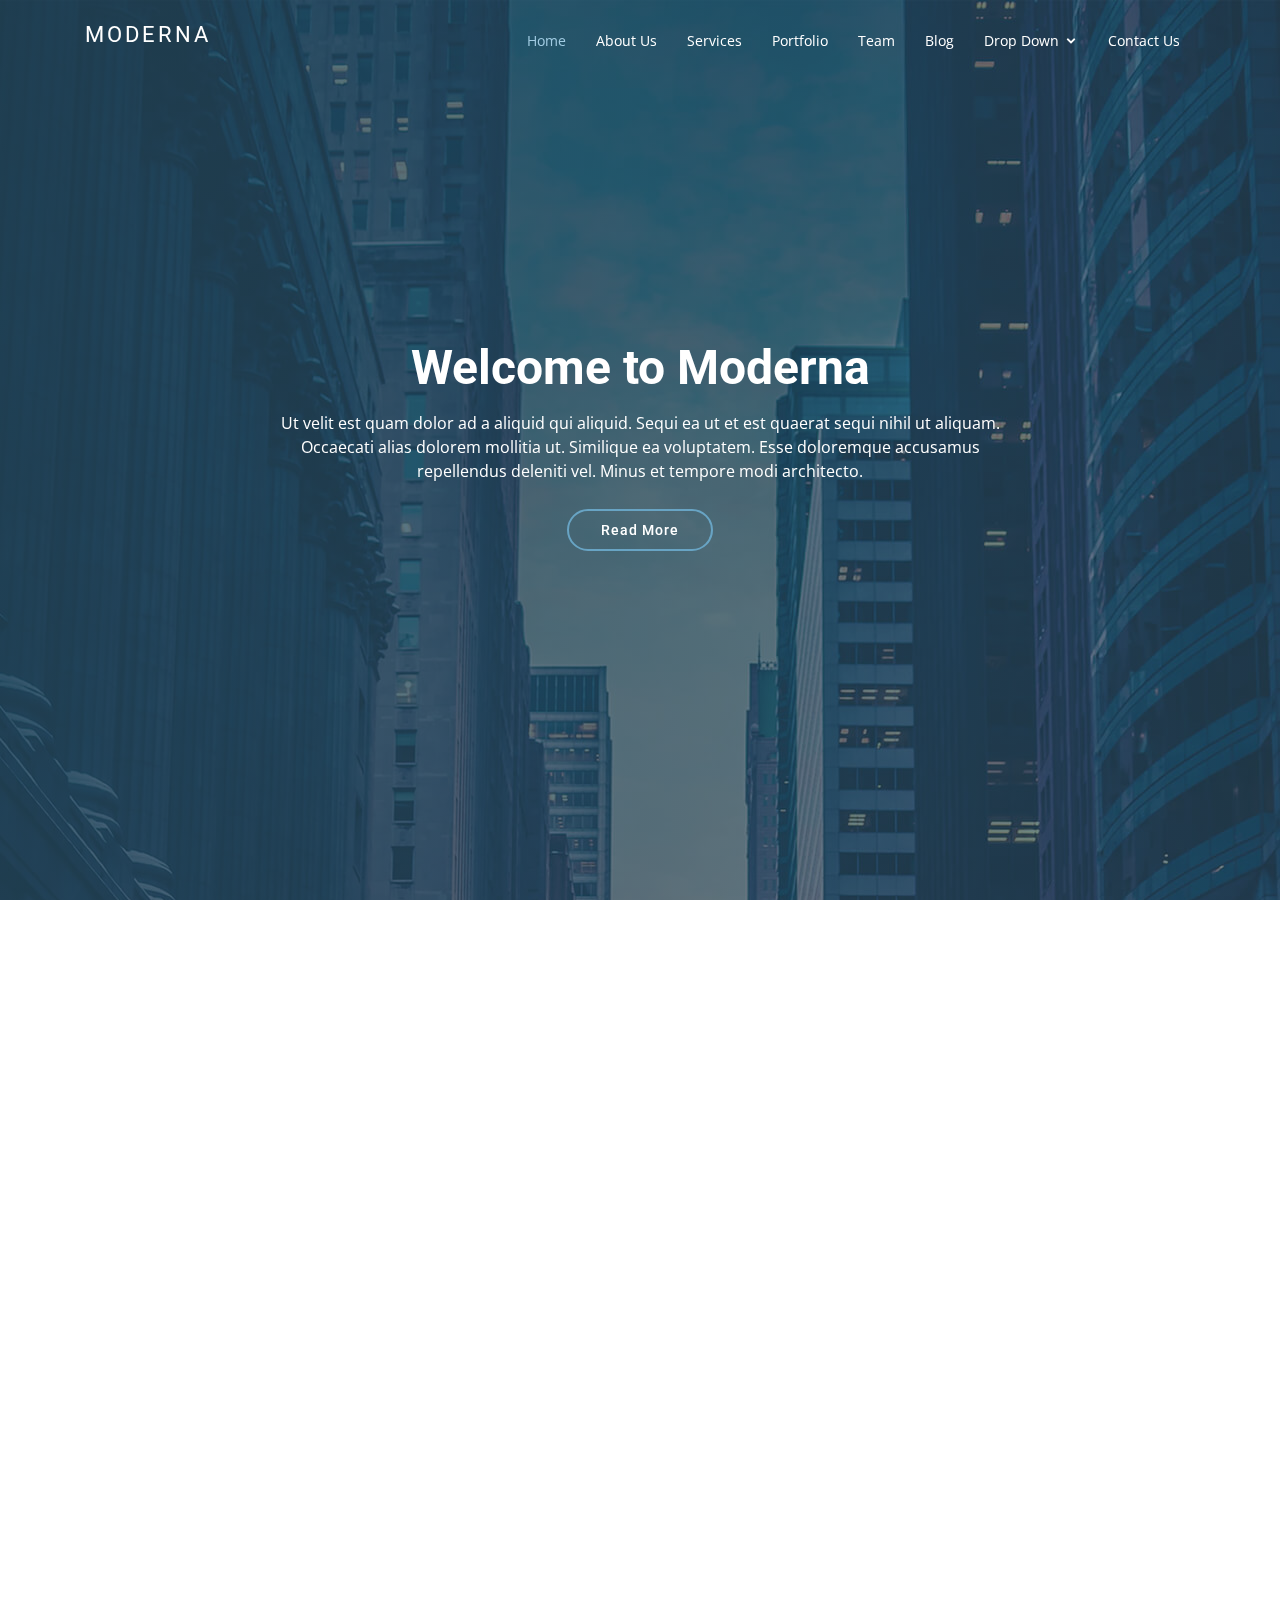
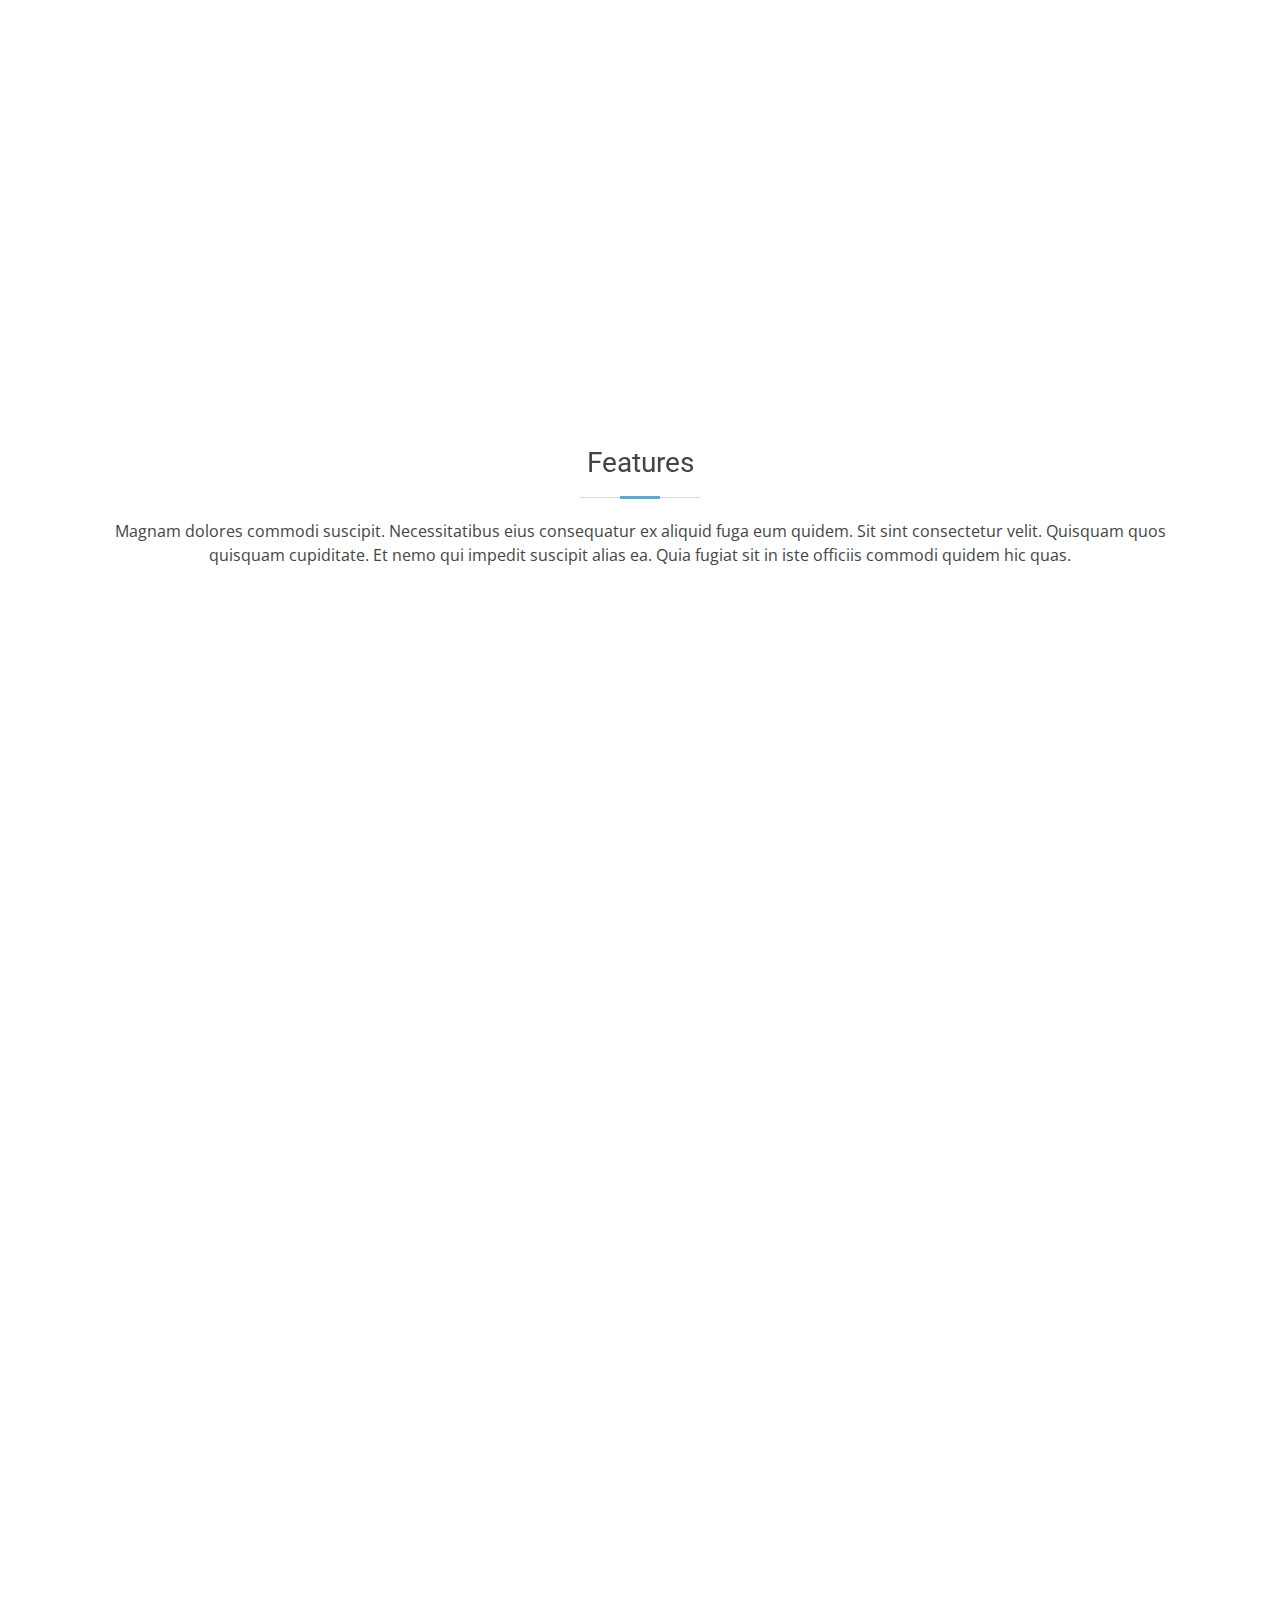
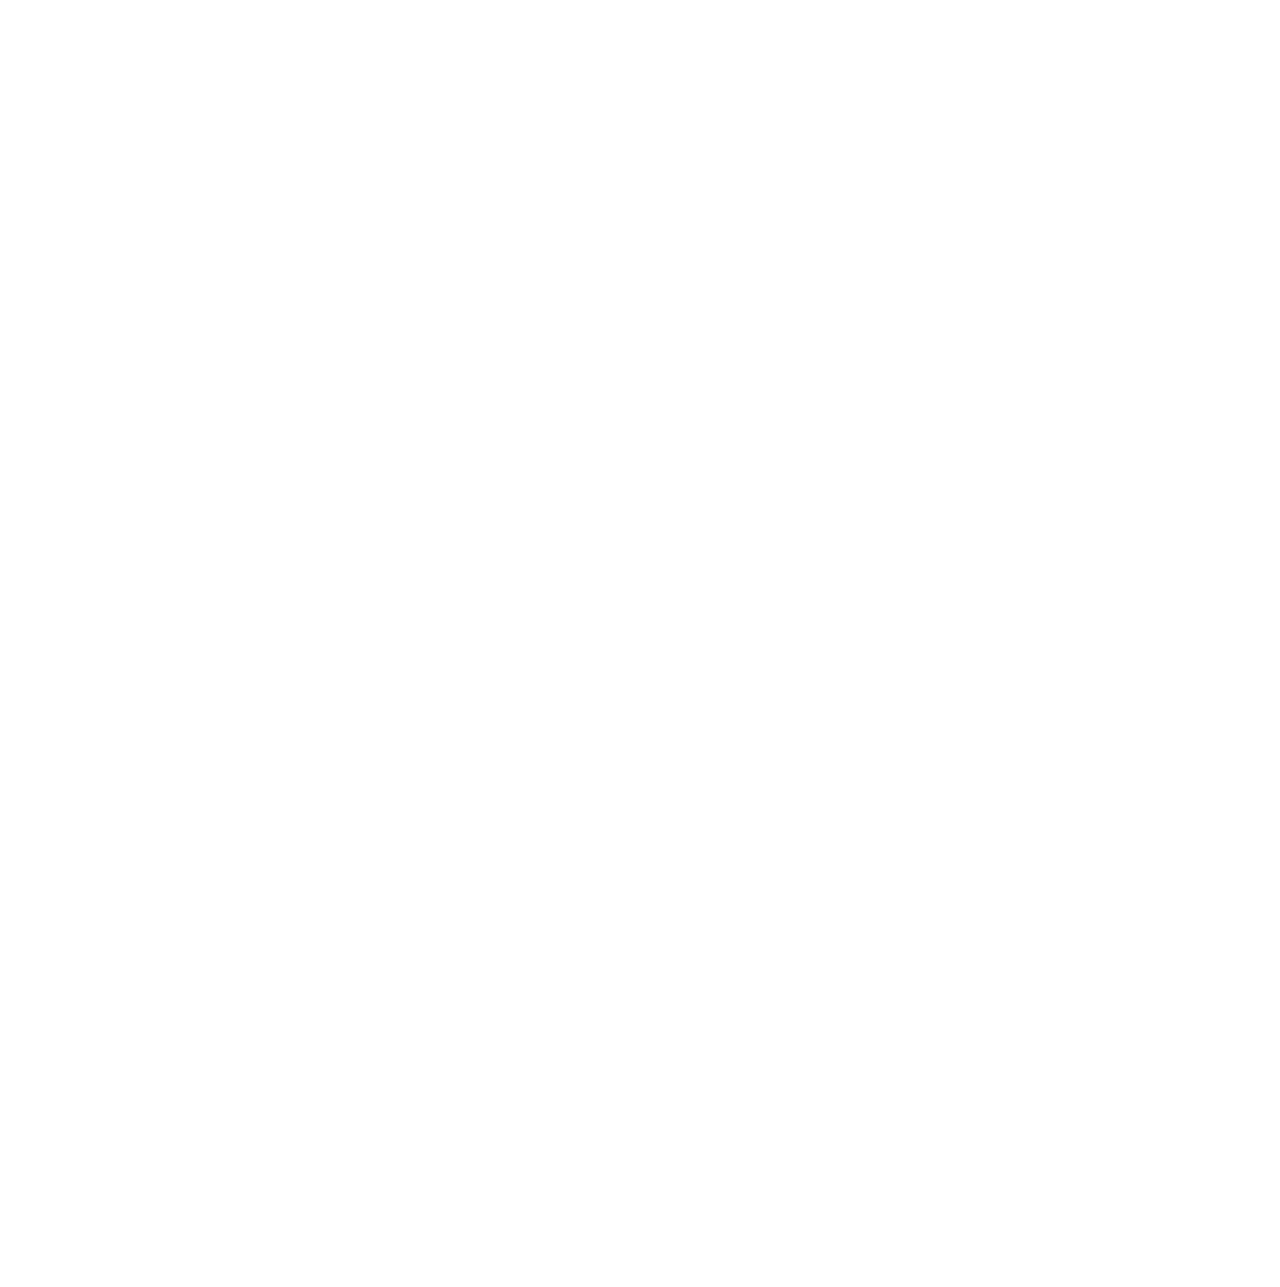
<file: index-2.html>
<!DOCTYPE html>
<html lang="en">

<head>
  <meta charset="utf-8">
  <meta content="width=device-width, initial-scale=1.0" name="viewport">

  <title>Moderna Bootstrap Template - Index 2 without slider</title>
  <meta content="" name="descriptison">
  <meta content="" name="keywords">

  <!-- Favicons -->
  <link href="assets/img/favicon.png" rel="icon">
  <link href="assets/img/apple-touch-icon.png" rel="apple-touch-icon">

  <!-- Google Fonts -->
  <link href="https://fonts.googleapis.com/css?family=Open+Sans:300,300i,400,400i,600,600i,700,700i|Roboto:300,300i,400,400i,500,500i,700,700i&display=swap" rel="stylesheet">

  <!-- Vendor CSS Files -->
  <link href="assets/vendor/bootstrap/css/bootstrap.min.css" rel="stylesheet">
  <link href="assets/vendor/animate.css/animate.min.css" rel="stylesheet">
  <link href="assets/vendor/icofont/icofont.min.css" rel="stylesheet">
  <link href="assets/vendor/boxicons/css/boxicons.min.css" rel="stylesheet">
  <link href="assets/vendor/venobox/venobox.css" rel="stylesheet">
  <link href="assets/vendor/owl.carousel/assets/owl.carousel.min.css" rel="stylesheet">
  <link href="assets/vendor/aos/aos.css" rel="stylesheet">

  <!-- Template Main CSS File -->
  <link href="assets/css/style.css" rel="stylesheet">

  <!-- =======================================================
  * Template Name: Moderna - v2.1.0
  * Template URL: https://bootstrapmade.com/free-bootstrap-template-corporate-moderna/
  * Author: BootstrapMade.com
  * License: https://bootstrapmade.com/license/
  ======================================================== -->
</head>

<body>

  <!-- ======= Header ======= -->
  <header id="header" class="fixed-top header-transparent">
    <div class="container">

      <div class="logo float-left">
        <h1 class="text-light"><a href="index.html"><span>Moderna</span></a></h1>
        <!-- Uncomment below if you prefer to use an image logo -->
        <!-- <a href="index.html"><img src="assets/img/logo.png" alt="" class="img-fluid"></a>-->
      </div>

      <nav class="nav-menu float-right d-none d-lg-block">
        <ul>
          <li class="active"><a href="index.html">Home</a></li>
          <li><a href="about.html">About Us</a></li>
          <li><a href="services.html">Services</a></li>
          <li><a href="portfolio.html">Portfolio</a></li>
          <li><a href="team.html">Team</a></li>
          <li><a href="blog.html">Blog</a></li>
          <li class="drop-down"><a href="">Drop Down</a>
            <ul>
              <li><a href="#">Drop Down 1</a></li>
              <li class="drop-down"><a href="#">Drop Down 2</a>
                <ul>
                  <li><a href="#">Deep Drop Down 1</a></li>
                  <li><a href="#">Deep Drop Down 2</a></li>
                  <li><a href="#">Deep Drop Down 3</a></li>
                  <li><a href="#">Deep Drop Down 4</a></li>
                  <li><a href="#">Deep Drop Down 5</a></li>
                </ul>
              </li>
              <li><a href="#">Drop Down 3</a></li>
              <li><a href="#">Drop Down 4</a></li>
              <li><a href="#">Drop Down 5</a></li>
            </ul>
          </li>
          <li><a href="contact.html">Contact Us</a></li>
        </ul>
      </nav><!-- .nav-menu -->

    </div>
  </header><!-- End Header -->

  <!-- ======= Hero No Slider Section ======= -->
  <section id="hero-no-slider" class="d-flex justify-cntent-center align-items-center">
    <div class="container position-relative" data-aos="fade-up" data-aos-delay="100">
      <div class="row justify-content-center">
        <div class="col-xl-8">
          <h2>Welcome to Moderna</h2>
          <p>Ut velit est quam dolor ad a aliquid qui aliquid. Sequi ea ut et est quaerat sequi nihil ut aliquam. Occaecati alias dolorem mollitia ut. Similique ea voluptatem. Esse doloremque accusamus repellendus deleniti vel. Minus et tempore modi architecto.</p>
          <a href="" class="btn-get-started ">Read More</a>
        </div>
      </div>
    </div>
  </section><!-- End Hero No Slider Sectio -->

  <main id="main">

    <!-- ======= Services Section ======= -->
    <section class="services">
      <div class="container">

        <div class="row">
          <div class="col-md-6 col-lg-3 d-flex align-items-stretch" data-aos="fade-up">
            <div class="icon-box icon-box-pink">
              <div class="icon"><i class="bx bxl-dribbble"></i></div>
              <h4 class="title"><a href="">Lorem Ipsum</a></h4>
              <p class="description">Voluptatum deleniti atque corrupti quos dolores et quas molestias excepturi sint occaecati cupiditate non provident</p>
            </div>
          </div>

          <div class="col-md-6 col-lg-3 d-flex align-items-stretch" data-aos="fade-up" data-aos-delay="100">
            <div class="icon-box icon-box-cyan">
              <div class="icon"><i class="bx bx-file"></i></div>
              <h4 class="title"><a href="">Sed ut perspiciatis</a></h4>
              <p class="description">Duis aute irure dolor in reprehenderit in voluptate velit esse cillum dolore eu fugiat nulla pariatur</p>
            </div>
          </div>

          <div class="col-md-6 col-lg-3 d-flex align-items-stretch" data-aos="fade-up" data-aos-delay="200">
            <div class="icon-box icon-box-green">
              <div class="icon"><i class="bx bx-tachometer"></i></div>
              <h4 class="title"><a href="">Magni Dolores</a></h4>
              <p class="description">Excepteur sint occaecat cupidatat non proident, sunt in culpa qui officia deserunt mollit anim id est laborum</p>
            </div>
          </div>

          <div class="col-md-6 col-lg-3 d-flex align-items-stretch" data-aos="fade-up" data-aos-delay="200">
            <div class="icon-box icon-box-blue">
              <div class="icon"><i class="bx bx-world"></i></div>
              <h4 class="title"><a href="">Nemo Enim</a></h4>
              <p class="description">At vero eos et accusamus et iusto odio dignissimos ducimus qui blanditiis praesentium voluptatum deleniti atque</p>
            </div>
          </div>

        </div>

      </div>
    </section><!-- End Services Section -->

    <!-- ======= Why Us Section ======= -->
    <section class="why-us section-bg" data-aos="fade-up" date-aos-delay="200">
      <div class="container">

        <div class="row">
          <div class="col-lg-6 video-box">
            <img src="assets/img/why-us.jpg" class="img-fluid" alt="">
            <a href="https://www.youtube.com/watch?v=jDDaplaOz7Q" class="venobox play-btn mb-4" data-vbtype="video" data-autoplay="true"></a>
          </div>

          <div class="col-lg-6 d-flex flex-column justify-content-center p-5">

            <div class="icon-box">
              <div class="icon"><i class="bx bx-fingerprint"></i></div>
              <h4 class="title"><a href="">Lorem Ipsum</a></h4>
              <p class="description">Voluptatum deleniti atque corrupti quos dolores et quas molestias excepturi sint occaecati cupiditate non provident</p>
            </div>

            <div class="icon-box">
              <div class="icon"><i class="bx bx-gift"></i></div>
              <h4 class="title"><a href="">Nemo Enim</a></h4>
              <p class="description">At vero eos et accusamus et iusto odio dignissimos ducimus qui blanditiis praesentium voluptatum deleniti atque</p>
            </div>

          </div>
        </div>

      </div>
    </section><!-- End Why Us Section -->

    <!-- ======= Features Section ======= -->
    <section class="features">
      <div class="container">

        <div class="section-title">
          <h2>Features</h2>
          <p>Magnam dolores commodi suscipit. Necessitatibus eius consequatur ex aliquid fuga eum quidem. Sit sint consectetur velit. Quisquam quos quisquam cupiditate. Et nemo qui impedit suscipit alias ea. Quia fugiat sit in iste officiis commodi quidem hic quas.</p>
        </div>

        <div class="row" data-aos="fade-up">
          <div class="col-md-5">
            <img src="assets/img/features-1.svg" class="img-fluid" alt="">
          </div>
          <div class="col-md-7 pt-4">
            <h3>Voluptatem dignissimos provident quasi corporis voluptates sit assumenda.</h3>
            <p class="font-italic">
              Lorem ipsum dolor sit amet, consectetur adipiscing elit, sed do eiusmod tempor incididunt ut labore et dolore
              magna aliqua.
            </p>
            <ul>
              <li><i class="icofont-check"></i> Ullamco laboris nisi ut aliquip ex ea commodo consequat.</li>
              <li><i class="icofont-check"></i> Duis aute irure dolor in reprehenderit in voluptate velit.</li>
            </ul>
          </div>
        </div>

        <div class="row" data-aos="fade-up">
          <div class="col-md-5 order-1 order-md-2">
            <img src="assets/img/features-2.svg" class="img-fluid" alt="">
          </div>
          <div class="col-md-7 pt-5 order-2 order-md-1">
            <h3>Corporis temporibus maiores provident</h3>
            <p class="font-italic">
              Lorem ipsum dolor sit amet, consectetur adipiscing elit, sed do eiusmod tempor incididunt ut labore et dolore
              magna aliqua.
            </p>
            <p>
              Ullamco laboris nisi ut aliquip ex ea commodo consequat. Duis aute irure dolor in reprehenderit in voluptate
              velit esse cillum dolore eu fugiat nulla pariatur. Excepteur sint occaecat cupidatat non proident, sunt in
              culpa qui officia deserunt mollit anim id est laborum
            </p>
          </div>
        </div>

        <div class="row" data-aos="fade-up">
          <div class="col-md-5">
            <img src="assets/img/features-3.svg" class="img-fluid" alt="">
          </div>
          <div class="col-md-7 pt-5">
            <h3>Sunt consequatur ad ut est nulla consectetur reiciendis animi voluptas</h3>
            <p>Cupiditate placeat cupiditate placeat est ipsam culpa. Delectus quia minima quod. Sunt saepe odit aut quia voluptatem hic voluptas dolor doloremque.</p>
            <ul>
              <li><i class="icofont-check"></i> Ullamco laboris nisi ut aliquip ex ea commodo consequat.</li>
              <li><i class="icofont-check"></i> Duis aute irure dolor in reprehenderit in voluptate velit.</li>
              <li><i class="icofont-check"></i> Facilis ut et voluptatem aperiam. Autem soluta ad fugiat.</li>
            </ul>
          </div>
        </div>

        <div class="row" data-aos="fade-up">
          <div class="col-md-5 order-1 order-md-2">
            <img src="assets/img/features-4.svg" class="img-fluid" alt="">
          </div>
          <div class="col-md-7 pt-5 order-2 order-md-1">
            <h3>Quas et necessitatibus eaque impedit ipsum animi consequatur incidunt in</h3>
            <p class="font-italic">
              Lorem ipsum dolor sit amet, consectetur adipiscing elit, sed do eiusmod tempor incididunt ut labore et dolore
              magna aliqua.
            </p>
            <p>
              Ullamco laboris nisi ut aliquip ex ea commodo consequat. Duis aute irure dolor in reprehenderit in voluptate
              velit esse cillum dolore eu fugiat nulla pariatur. Excepteur sint occaecat cupidatat non proident, sunt in
              culpa qui officia deserunt mollit anim id est laborum
            </p>
          </div>
        </div>

      </div>
    </section><!-- End Features Section -->

  </main><!-- End #main -->

  <!-- ======= Footer ======= -->
  <footer id="footer" data-aos="fade-up" data-aos-easing="ease-in-out" data-aos-duration="500">

    <div class="footer-newsletter">
      <div class="container">
        <div class="row">
          <div class="col-lg-6">
            <h4>Our Newsletter</h4>
            <p>Tamen quem nulla quae legam multos aute sint culpa legam noster magna</p>
          </div>
          <div class="col-lg-6">
            <form action="" method="post">
              <input type="email" name="email"><input type="submit" value="Subscribe">
            </form>
          </div>
        </div>
      </div>
    </div>

    <div class="footer-top">
      <div class="container">
        <div class="row">

          <div class="col-lg-3 col-md-6 footer-links">
            <h4>Useful Links</h4>
            <ul>
              <li><i class="bx bx-chevron-right"></i> <a href="#">Home</a></li>
              <li><i class="bx bx-chevron-right"></i> <a href="#">About us</a></li>
              <li><i class="bx bx-chevron-right"></i> <a href="#">Services</a></li>
              <li><i class="bx bx-chevron-right"></i> <a href="#">Terms of service</a></li>
              <li><i class="bx bx-chevron-right"></i> <a href="#">Privacy policy</a></li>
            </ul>
          </div>

          <div class="col-lg-3 col-md-6 footer-links">
            <h4>Our Services</h4>
            <ul>
              <li><i class="bx bx-chevron-right"></i> <a href="#">Web Design</a></li>
              <li><i class="bx bx-chevron-right"></i> <a href="#">Web Development</a></li>
              <li><i class="bx bx-chevron-right"></i> <a href="#">Product Management</a></li>
              <li><i class="bx bx-chevron-right"></i> <a href="#">Marketing</a></li>
              <li><i class="bx bx-chevron-right"></i> <a href="#">Graphic Design</a></li>
            </ul>
          </div>

          <div class="col-lg-3 col-md-6 footer-contact">
            <h4>Contact Us</h4>
            <p>
              A108 Adam Street <br>
              New York, NY 535022<br>
              United States <br><br>
              <strong>Phone:</strong> +1 5589 55488 55<br>
              <strong>Email:</strong> info@example.com<br>
            </p>

          </div>

          <div class="col-lg-3 col-md-6 footer-info">
            <h3>About Moderna</h3>
            <p>Cras fermentum odio eu feugiat lide par naso tierra. Justo eget nada terra videa magna derita valies darta donna mare fermentum iaculis eu non diam phasellus.</p>
            <div class="social-links mt-3">
              <a href="#" class="twitter"><i class="bx bxl-twitter"></i></a>
              <a href="#" class="facebook"><i class="bx bxl-facebook"></i></a>
              <a href="#" class="instagram"><i class="bx bxl-instagram"></i></a>
              <a href="#" class="linkedin"><i class="bx bxl-linkedin"></i></a>
            </div>
          </div>

        </div>
      </div>
    </div>

    <div class="container">
      <div class="copyright">
        &copy; Copyright <strong><span>Moderna</span></strong>. All Rights Reserved
      </div>
      <div class="credits">
        <!-- All the links in the footer should remain intact. -->
        <!-- You can delete the links only if you purchased the pro version. -->
        <!-- Licensing information: https://bootstrapmade.com/license/ -->
        <!-- Purchase the pro version with working PHP/AJAX contact form: https://bootstrapmade.com/free-bootstrap-template-corporate-moderna/ -->
        Designed by <a href="https://bootstrapmade.com/">BootstrapMade</a>
      </div>
    </div>
  </footer><!-- End Footer -->

  <a href="#" class="back-to-top"><i class="icofont-simple-up"></i></a>

  <!-- Vendor JS Files -->
  <script src="assets/vendor/jquery/jquery.min.js"></script>
  <script src="assets/vendor/bootstrap/js/bootstrap.bundle.min.js"></script>
  <script src="assets/vendor/jquery.easing/jquery.easing.min.js"></script>
  <script src="assets/vendor/php-email-form/validate.js"></script>
  <script src="assets/vendor/venobox/venobox.min.js"></script>
  <script src="assets/vendor/waypoints/jquery.waypoints.min.js"></script>
  <script src="assets/vendor/counterup/counterup.min.js"></script>
  <script src="assets/vendor/owl.carousel/owl.carousel.min.js"></script>
  <script src="assets/vendor/isotope-layout/isotope.pkgd.min.js"></script>
  <script src="assets/vendor/aos/aos.js"></script>

  <!-- Template Main JS File -->
  <script src="assets/js/main.js"></script>

</body>

</html>
</file>
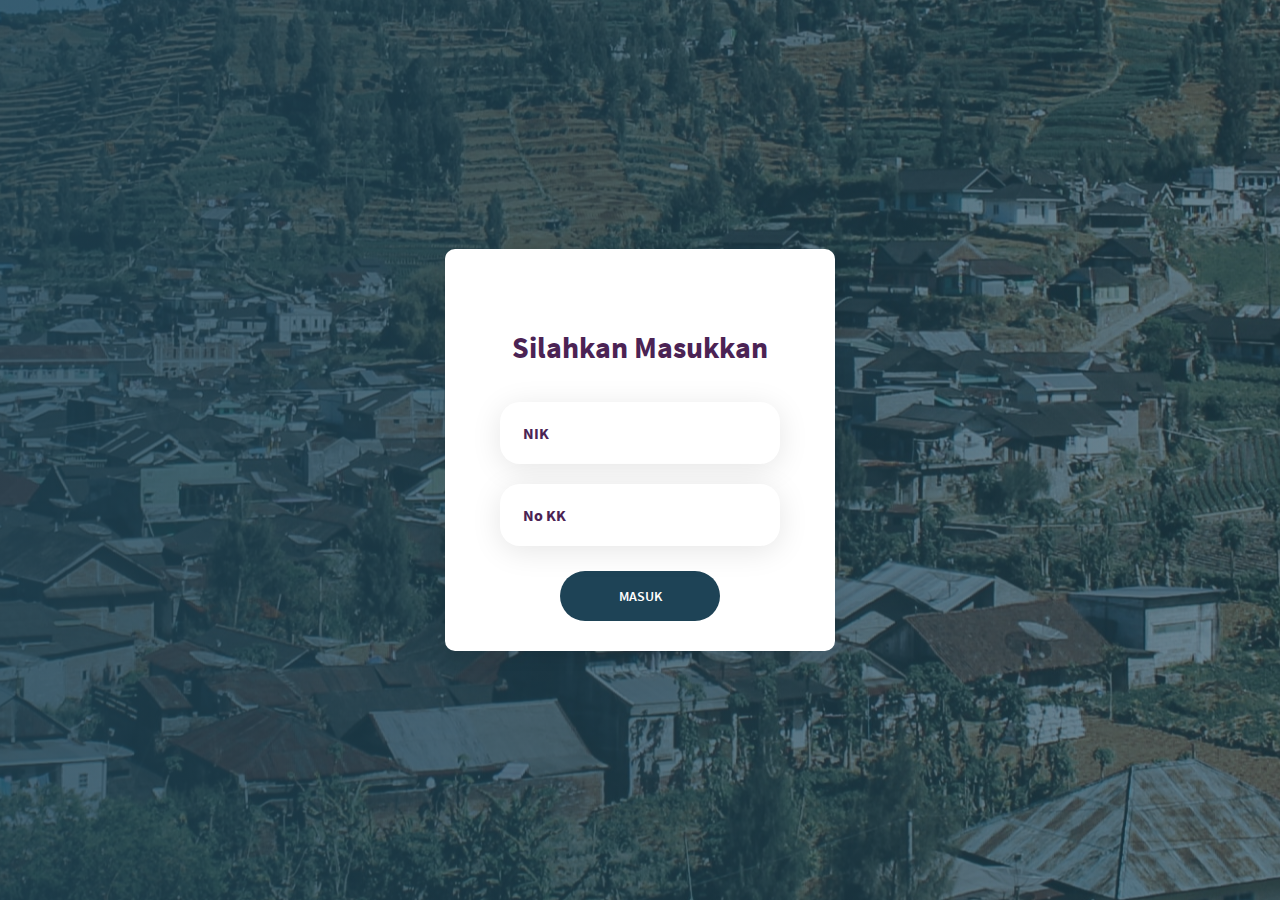
<file: login.html>
<!DOCTYPE html>
<html lang="en">
<head>
	<title>Login V9</title>
	<meta charset="UTF-8">
	<meta name="viewport" content="width=device-width, initial-scale=1">
	<link rel="stylesheet" type="text/css" href="assets/login/vendor/bootstrap/css/bootstrap.min.css">
	<link rel="stylesheet" type="text/css" href="assets/login/fonts/font-awesome-4.7.0/css/font-awesome.min.css">
	<link rel="stylesheet" type="text/css" href="assets/login/fonts/iconic/css/material-design-iconic-font.min.css">
	<link rel="stylesheet" type="text/css" href="assets/login/vendor/animate/animate.css">
	<link rel="stylesheet" type="text/css" href="assets/login/vendor/css-hamburgers/hamburgers.min.css">
	<link rel="stylesheet" type="text/css" href="assets/login/vendor/animsition/css/animsition.min.css">
	<link rel="stylesheet" type="text/css" href="assets/login/vendor/select2/select2.min.css">
	<link rel="stylesheet" type="text/css" href="assets/login/vendor/daterangepicker/daterangepicker.css">
	<link rel="stylesheet" type="text/css" href="assets/login/css/util.css">
	<link rel="stylesheet" type="text/css" href="assets/login/css/main.css">

</head>
<body>
	
	
	<div class="container-login100" style="background-image: url('assets/login/images/bg.jpg');">
		<div class="wrap-login100 p-l-55 p-r-55 p-t-80 p-b-30">
			<form class="login100-form validate-form">
				<span class="login100-form-title p-b-37">
					Silahkan Masukkan
				</span>

				<div class="wrap-input100 validate-input m-b-20" data-validate="Masukkan NIK">
					<input class="input100" type="text" name="nik" placeholder="NIK">
					<span class="focus-input100"></span>
				</div>

				<div class="wrap-input100 validate-input m-b-25" data-validate= "Masukkan No KK">
					<input class="input100" type="text" name="kk" placeholder="No KK">
					<span class="focus-input100"></span>
				</div>

				<div class="container-login100-form-btn">
					<button class="login100-form-btn">
						Masuk
					</button>
				</div>
		</div>
	</div>
	
	

	<div id="dropDownSelect1"></div>
	

	<script src="assets/login/vendor/jquery/jquery-3.2.1.min.js"></script>

	<script src="assets/login/vendor/animsition/js/animsition.min.js"></script>

	<script src="assets/login/vendor/bootstrap/js/popper.js"></script>
	<script src="assets/login/vendor/bootstrap/js/bootstrap.min.js"></script>

	<script src="assets/login/vendor/select2/select2.min.js"></script>

	<script src="assets/login/vendor/daterangepicker/moment.min.js"></script>
	<script src="assets/login/vendor/daterangepicker/daterangepicker.js"></script>

	<script src="assets/login/vendor/countdowntime/countdowntime.js"></script>

	<script src="assets/login/js/main.js"></script>

</body>
</html>
</file>
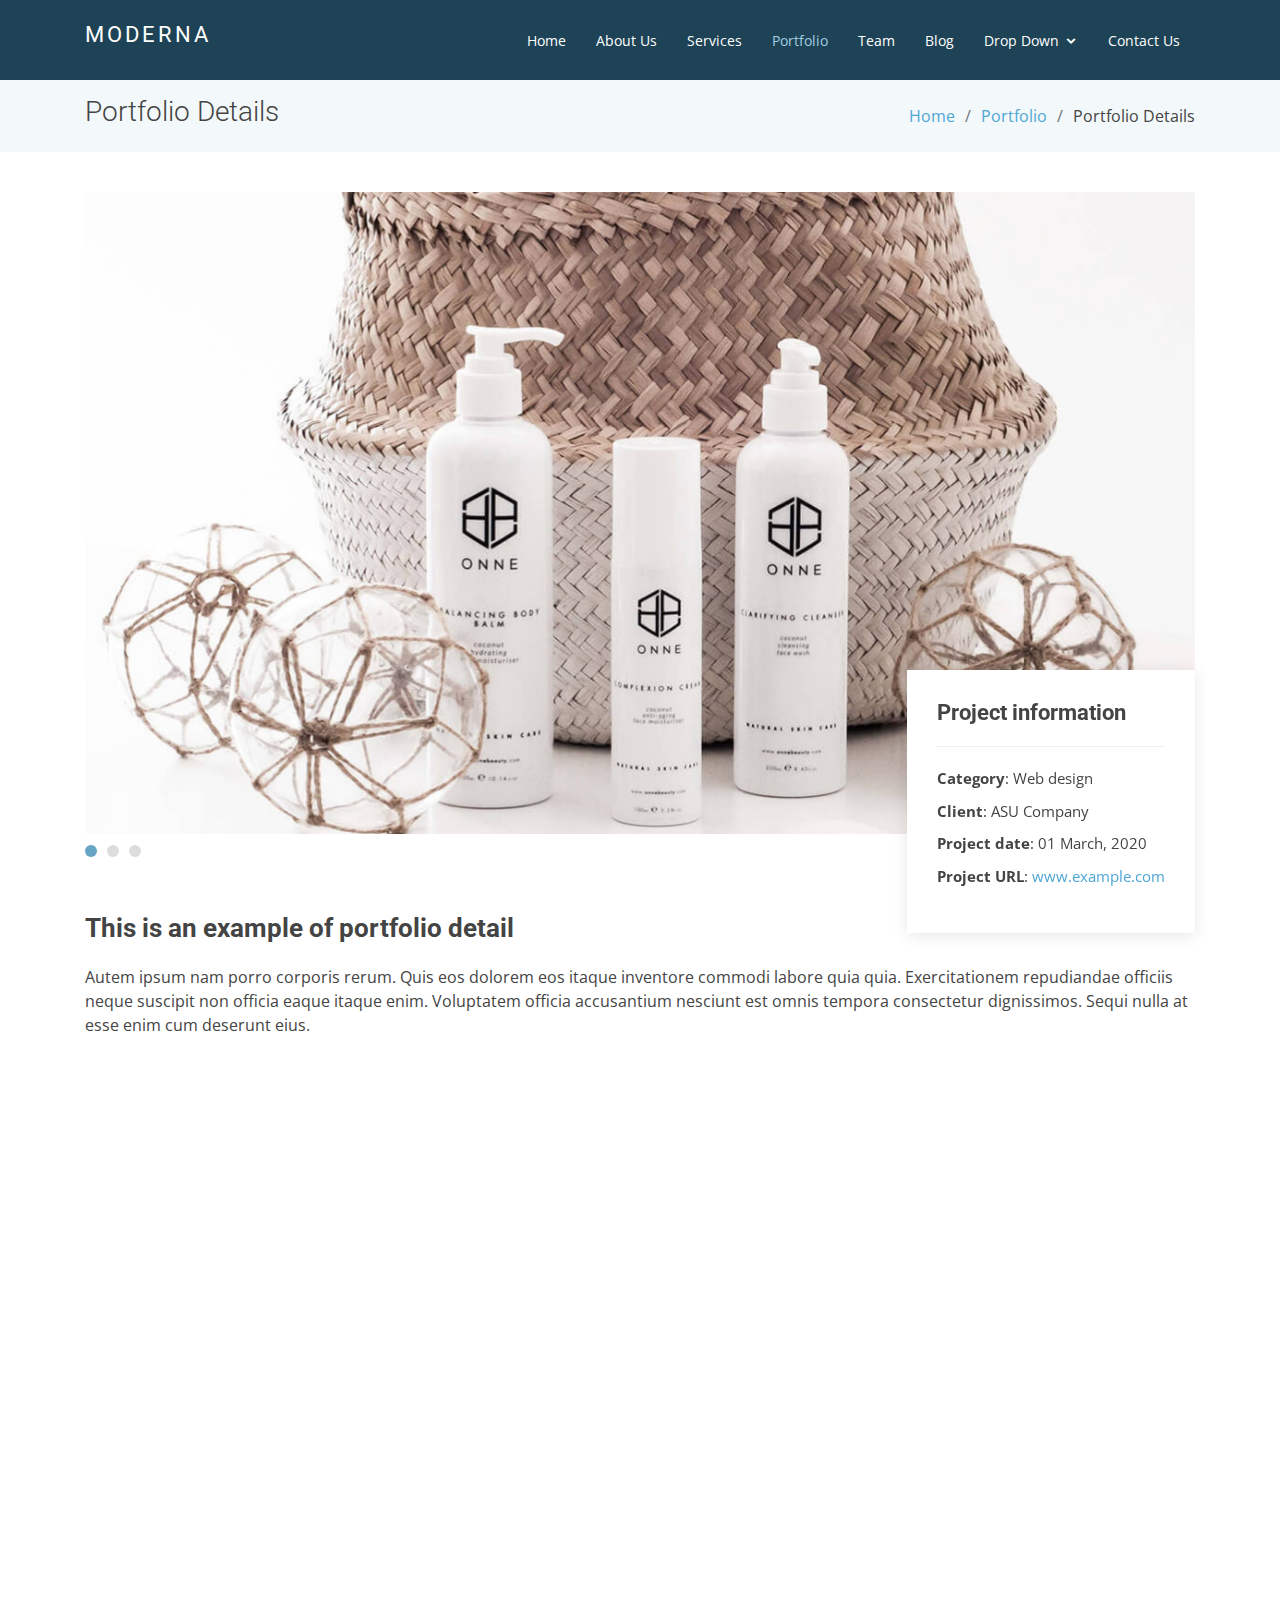
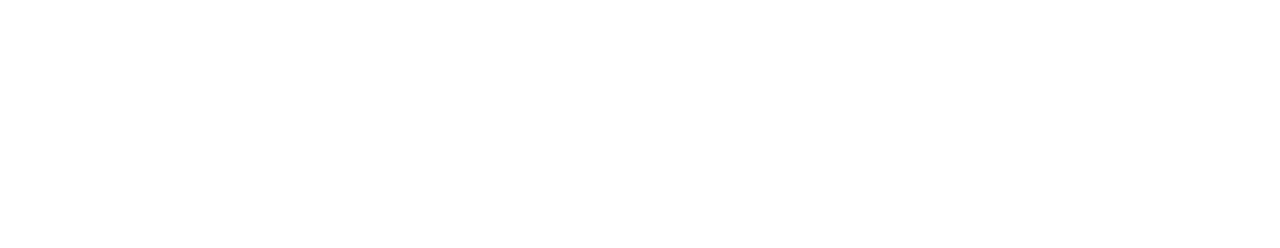
<file: portfolio-details.html>
<!DOCTYPE html>
<html lang="en">

<head>
  <meta charset="utf-8">
  <meta content="width=device-width, initial-scale=1.0" name="viewport">

  <title>Portfolio Details - Moderna Bootstrap Template</title>
  <meta content="" name="descriptison">
  <meta content="" name="keywords">

  <!-- Favicons -->
  <link href="assets/img/favicon.png" rel="icon">
  <link href="assets/img/apple-touch-icon.png" rel="apple-touch-icon">

  <!-- Google Fonts -->
  <link href="https://fonts.googleapis.com/css?family=Open+Sans:300,300i,400,400i,600,600i,700,700i|Roboto:300,300i,400,400i,500,500i,700,700i&display=swap" rel="stylesheet">

  <!-- Vendor CSS Files -->
  <link href="assets/vendor/bootstrap/css/bootstrap.min.css" rel="stylesheet">
  <link href="assets/vendor/animate.css/animate.min.css" rel="stylesheet">
  <link href="assets/vendor/icofont/icofont.min.css" rel="stylesheet">
  <link href="assets/vendor/boxicons/css/boxicons.min.css" rel="stylesheet">
  <link href="assets/vendor/venobox/venobox.css" rel="stylesheet">
  <link href="assets/vendor/owl.carousel/assets/owl.carousel.min.css" rel="stylesheet">
  <link href="assets/vendor/aos/aos.css" rel="stylesheet">

  <!-- Template Main CSS File -->
  <link href="assets/css/style.css" rel="stylesheet">

  <!-- =======================================================
  * Template Name: Moderna - v2.1.0
  * Template URL: https://bootstrapmade.com/free-bootstrap-template-corporate-moderna/
  * Author: BootstrapMade.com
  * License: https://bootstrapmade.com/license/
  ======================================================== -->
</head>

<body>

  <!-- ======= Header ======= -->
  <header id="header" class="fixed-top ">
    <div class="container">

      <div class="logo float-left">
        <h1 class="text-light"><a href="index.html"><span>Moderna</span></a></h1>
        <!-- Uncomment below if you prefer to use an image logo -->
        <!-- <a href="index.html"><img src="assets/img/logo.png" alt="" class="img-fluid"></a>-->
      </div>

      <nav class="nav-menu float-right d-none d-lg-block">
        <ul>
          <li><a href="index.html">Home</a></li>
          <li><a href="about.html">About Us</a></li>
          <li><a href="services.html">Services</a></li>
          <li class="active"><a href="portfolio.html">Portfolio</a></li>
          <li><a href="team.html">Team</a></li>
          <li><a href="blog.html">Blog</a></li>
          <li class="drop-down"><a href="">Drop Down</a>
            <ul>
              <li><a href="#">Drop Down 1</a></li>
              <li class="drop-down"><a href="#">Drop Down 2</a>
                <ul>
                  <li><a href="#">Deep Drop Down 1</a></li>
                  <li><a href="#">Deep Drop Down 2</a></li>
                  <li><a href="#">Deep Drop Down 3</a></li>
                  <li><a href="#">Deep Drop Down 4</a></li>
                  <li><a href="#">Deep Drop Down 5</a></li>
                </ul>
              </li>
              <li><a href="#">Drop Down 3</a></li>
              <li><a href="#">Drop Down 4</a></li>
              <li><a href="#">Drop Down 5</a></li>
            </ul>
          </li>
          <li><a href="contact.html">Contact Us</a></li>
        </ul>
      </nav><!-- .nav-menu -->

    </div>
  </header><!-- End Header -->

  <main id="main">

    <!-- ======= Our Portfolio Section ======= -->
    <section class="breadcrumbs">
      <div class="container">

        <div class="d-flex justify-content-between align-items-center">
          <h2>Portfolio Details</h2>
          <ol>
            <li><a href="index.html">Home</a></li>
            <li><a href="portfolio.html">Portfolio</a></li>
            <li>Portfolio Details</li>
          </ol>
        </div>

      </div>
    </section><!-- End Our Portfolio Section -->

    <!-- ======= Portfolio Details Section ======= -->
    <section class="portfolio-details">
      <div class="container">

        <div class="portfolio-details-container">

          <div class="owl-carousel portfolio-details-carousel">
            <img src="assets/img/portfolio/portfolio-details-1.jpg" class="img-fluid" alt="">
            <img src="assets/img/portfolio/portfolio-details-2.jpg" class="img-fluid" alt="">
            <img src="assets/img/portfolio/portfolio-details-3.jpg" class="img-fluid" alt="">
          </div>

          <div class="portfolio-info">
            <h3>Project information</h3>
            <ul>
              <li><strong>Category</strong>: Web design</li>
              <li><strong>Client</strong>: ASU Company</li>
              <li><strong>Project date</strong>: 01 March, 2020</li>
              <li><strong>Project URL</strong>: <a href="#">www.example.com</a></li>
            </ul>
          </div>

        </div>

        <div class="portfolio-description">
          <h2>This is an example of portfolio detail</h2>
          <p>
            Autem ipsum nam porro corporis rerum. Quis eos dolorem eos itaque inventore commodi labore quia quia. Exercitationem repudiandae officiis neque suscipit non officia eaque itaque enim. Voluptatem officia accusantium nesciunt est omnis tempora consectetur dignissimos. Sequi nulla at esse enim cum deserunt eius.
          </p>
        </div>
      </div>
    </section><!-- End Portfolio Details Section -->

  </main><!-- End #main -->

  <!-- ======= Footer ======= -->
  <footer id="footer" data-aos="fade-up" data-aos-easing="ease-in-out" data-aos-duration="500">

    <div class="footer-newsletter">
      <div class="container">
        <div class="row">
          <div class="col-lg-6">
            <h4>Our Newsletter</h4>
            <p>Tamen quem nulla quae legam multos aute sint culpa legam noster magna</p>
          </div>
          <div class="col-lg-6">
            <form action="" method="post">
              <input type="email" name="email"><input type="submit" value="Subscribe">
            </form>
          </div>
        </div>
      </div>
    </div>

    <div class="footer-top">
      <div class="container">
        <div class="row">

          <div class="col-lg-3 col-md-6 footer-links">
            <h4>Useful Links</h4>
            <ul>
              <li><i class="bx bx-chevron-right"></i> <a href="#">Home</a></li>
              <li><i class="bx bx-chevron-right"></i> <a href="#">About us</a></li>
              <li><i class="bx bx-chevron-right"></i> <a href="#">Services</a></li>
              <li><i class="bx bx-chevron-right"></i> <a href="#">Terms of service</a></li>
              <li><i class="bx bx-chevron-right"></i> <a href="#">Privacy policy</a></li>
            </ul>
          </div>

          <div class="col-lg-3 col-md-6 footer-links">
            <h4>Our Services</h4>
            <ul>
              <li><i class="bx bx-chevron-right"></i> <a href="#">Web Design</a></li>
              <li><i class="bx bx-chevron-right"></i> <a href="#">Web Development</a></li>
              <li><i class="bx bx-chevron-right"></i> <a href="#">Product Management</a></li>
              <li><i class="bx bx-chevron-right"></i> <a href="#">Marketing</a></li>
              <li><i class="bx bx-chevron-right"></i> <a href="#">Graphic Design</a></li>
            </ul>
          </div>

          <div class="col-lg-3 col-md-6 footer-contact">
            <h4>Contact Us</h4>
            <p>
              A108 Adam Street <br>
              New York, NY 535022<br>
              United States <br><br>
              <strong>Phone:</strong> +1 5589 55488 55<br>
              <strong>Email:</strong> info@example.com<br>
            </p>

          </div>

          <div class="col-lg-3 col-md-6 footer-info">
            <h3>About Moderna</h3>
            <p>Cras fermentum odio eu feugiat lide par naso tierra. Justo eget nada terra videa magna derita valies darta donna mare fermentum iaculis eu non diam phasellus.</p>
            <div class="social-links mt-3">
              <a href="#" class="twitter"><i class="bx bxl-twitter"></i></a>
              <a href="#" class="facebook"><i class="bx bxl-facebook"></i></a>
              <a href="#" class="instagram"><i class="bx bxl-instagram"></i></a>
              <a href="#" class="linkedin"><i class="bx bxl-linkedin"></i></a>
            </div>
          </div>

        </div>
      </div>
    </div>

    <div class="container">
      <div class="copyright">
        &copy; Copyright <strong><span>Moderna</span></strong>. All Rights Reserved
      </div>
      <div class="credits">
        <!-- All the links in the footer should remain intact. -->
        <!-- You can delete the links only if you purchased the pro version. -->
        <!-- Licensing information: https://bootstrapmade.com/license/ -->
        <!-- Purchase the pro version with working PHP/AJAX contact form: https://bootstrapmade.com/free-bootstrap-template-corporate-moderna/ -->
        Designed by <a href="https://bootstrapmade.com/">BootstrapMade</a>
      </div>
    </div>
  </footer><!-- End Footer -->

  <a href="#" class="back-to-top"><i class="icofont-simple-up"></i></a>

  <!-- Vendor JS Files -->
  <script src="assets/vendor/jquery/jquery.min.js"></script>
  <script src="assets/vendor/bootstrap/js/bootstrap.bundle.min.js"></script>
  <script src="assets/vendor/jquery.easing/jquery.easing.min.js"></script>
  <script src="assets/vendor/php-email-form/validate.js"></script>
  <script src="assets/vendor/venobox/venobox.min.js"></script>
  <script src="assets/vendor/waypoints/jquery.waypoints.min.js"></script>
  <script src="assets/vendor/counterup/counterup.min.js"></script>
  <script src="assets/vendor/owl.carousel/owl.carousel.min.js"></script>
  <script src="assets/vendor/isotope-layout/isotope.pkgd.min.js"></script>
  <script src="assets/vendor/aos/aos.js"></script>

  <!-- Template Main JS File -->
  <script src="assets/js/main.js"></script>

</body>

</html>
</file>
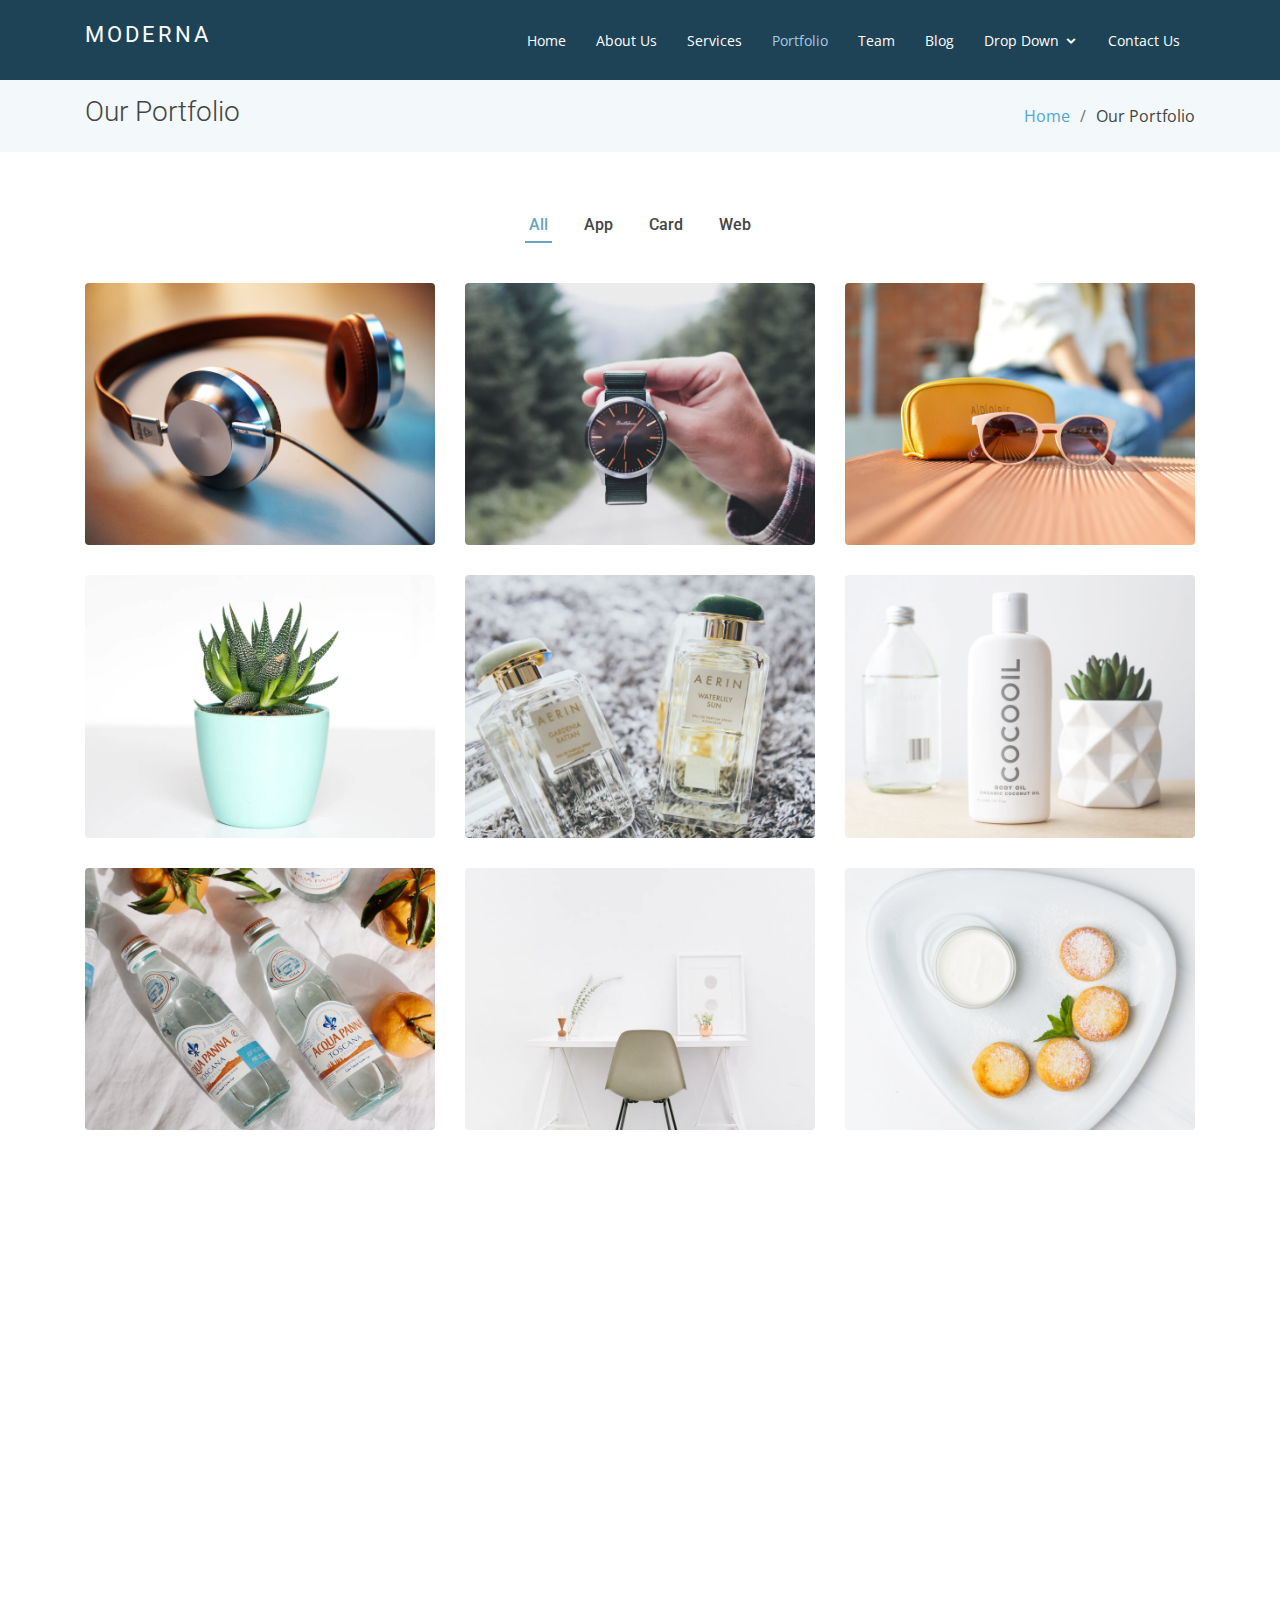
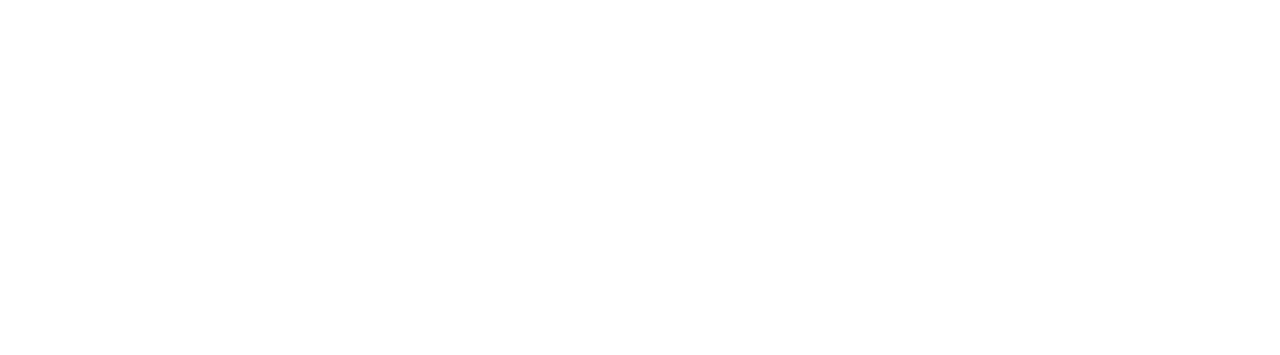
<file: portfolio.html>
<!DOCTYPE html>
<html lang="en">

<head>
  <meta charset="utf-8">
  <meta content="width=device-width, initial-scale=1.0" name="viewport">

  <title>Portfolio - Moderna Bootstrap Template</title>
  <meta content="" name="descriptison">
  <meta content="" name="keywords">

  <!-- Favicons -->
  <link href="assets/img/favicon.png" rel="icon">
  <link href="assets/img/apple-touch-icon.png" rel="apple-touch-icon">

  <!-- Google Fonts -->
  <link href="https://fonts.googleapis.com/css?family=Open+Sans:300,300i,400,400i,600,600i,700,700i|Roboto:300,300i,400,400i,500,500i,700,700i&display=swap" rel="stylesheet">

  <!-- Vendor CSS Files -->
  <link href="assets/vendor/bootstrap/css/bootstrap.min.css" rel="stylesheet">
  <link href="assets/vendor/animate.css/animate.min.css" rel="stylesheet">
  <link href="assets/vendor/icofont/icofont.min.css" rel="stylesheet">
  <link href="assets/vendor/boxicons/css/boxicons.min.css" rel="stylesheet">
  <link href="assets/vendor/venobox/venobox.css" rel="stylesheet">
  <link href="assets/vendor/owl.carousel/assets/owl.carousel.min.css" rel="stylesheet">
  <link href="assets/vendor/aos/aos.css" rel="stylesheet">

  <!-- Template Main CSS File -->
  <link href="assets/css/style.css" rel="stylesheet">

  <!-- =======================================================
  * Template Name: Moderna - v2.1.0
  * Template URL: https://bootstrapmade.com/free-bootstrap-template-corporate-moderna/
  * Author: BootstrapMade.com
  * License: https://bootstrapmade.com/license/
  ======================================================== -->
</head>

<body>

  <!-- ======= Header ======= -->
  <header id="header" class="fixed-top ">
    <div class="container">

      <div class="logo float-left">
        <h1 class="text-light"><a href="index.html"><span>Moderna</span></a></h1>
        <!-- Uncomment below if you prefer to use an image logo -->
        <!-- <a href="index.html"><img src="assets/img/logo.png" alt="" class="img-fluid"></a>-->
      </div>

      <nav class="nav-menu float-right d-none d-lg-block">
        <ul>
          <li><a href="index.html">Home</a></li>
          <li><a href="about.html">About Us</a></li>
          <li><a href="services.html">Services</a></li>
          <li class="active"><a href="portfolio.html">Portfolio</a></li>
          <li><a href="team.html">Team</a></li>
          <li><a href="blog.html">Blog</a></li>
          <li class="drop-down"><a href="">Drop Down</a>
            <ul>
              <li><a href="#">Drop Down 1</a></li>
              <li class="drop-down"><a href="#">Drop Down 2</a>
                <ul>
                  <li><a href="#">Deep Drop Down 1</a></li>
                  <li><a href="#">Deep Drop Down 2</a></li>
                  <li><a href="#">Deep Drop Down 3</a></li>
                  <li><a href="#">Deep Drop Down 4</a></li>
                  <li><a href="#">Deep Drop Down 5</a></li>
                </ul>
              </li>
              <li><a href="#">Drop Down 3</a></li>
              <li><a href="#">Drop Down 4</a></li>
              <li><a href="#">Drop Down 5</a></li>
            </ul>
          </li>
          <li><a href="contact.html">Contact Us</a></li>
        </ul>
      </nav><!-- .nav-menu -->

    </div>
  </header><!-- End Header -->

  <main id="main">

    <!-- ======= Our Portfolio Section ======= -->
    <section class="breadcrumbs">
      <div class="container">

        <div class="d-flex justify-content-between align-items-center">
          <h2>Our Portfolio</h2>
          <ol>
            <li><a href="index.html">Home</a></li>
            <li>Our Portfolio</li>
          </ol>
        </div>

      </div>
    </section><!-- End Our Portfolio Section -->

    <!-- ======= Portfolio Section ======= -->
    <section class="portfolio">
      <div class="container">

        <div class="row">
          <div class="col-lg-12">
            <ul id="portfolio-flters">
              <li data-filter="*" class="filter-active">All</li>
              <li data-filter=".filter-app">App</li>
              <li data-filter=".filter-card">Card</li>
              <li data-filter=".filter-web">Web</li>
            </ul>
          </div>
        </div>

        <div class="row portfolio-container" data-aos="fade-up" data-aos-easing="ease-in-out" data-aos-duration="500">

          <div class="col-lg-4 col-md-6 filter-app">
            <div class="portfolio-item">
              <img src="assets/img/portfolio/portfolio-1.jpg" class="img-fluid" alt="">
              <div class="portfolio-info">
                <h3><a href="assets/img/portfolio/portfolio-1.jpg" data-gall="portfolioGallery" class="venobox" title="App 1">App 1</a></h3>
                <div>
                  <a href="assets/img/portfolio/portfolio-1.jpg" data-gall="portfolioGallery" class="venobox" title="App 1"><i class="bx bx-plus"></i></a>
                  <a href="portfolio-details.html" title="Portfolio Details"><i class="bx bx-link"></i></a>
                </div>
              </div>
            </div>
          </div>

          <div class="col-lg-4 col-md-6 filter-web">
            <div class="portfolio-item">
              <img src="assets/img/portfolio/portfolio-2.jpg" class="img-fluid" alt="">
              <div class="portfolio-info">
                <h3><a href="assets/img/portfolio/portfolio-2.jpg" data-gall="portfolioGallery" class="venobox" title="Web 3">Web 3</a></h3>
                <div>
                  <a href="assets/img/portfolio/portfolio-2.jpg" data-gall="portfolioGallery" class="venobox" title="Web 3"><i class="bx bx-plus"></i></a>
                  <a href="portfolio-details.html" title="Portfolio Details"><i class="bx bx-link"></i></a>
                </div>
              </div>
            </div>
          </div>

          <div class="col-lg-4 col-md-6 filter-app">
            <div class="portfolio-item">
              <img src="assets/img/portfolio/portfolio-3.jpg" class="img-fluid" alt="">
              <div class="portfolio-info">
                <h3><a href="assets/img/portfolio/portfolio-3.jpg" data-gall="portfolioGallery" class="venobox" title="App 2">App 2</a></h3>
                <div>
                  <a href="assets/img/portfolio/portfolio-3.jpg" data-gall="portfolioGallery" class="venobox" title="App 2"><i class="bx bx-plus"></i></a>
                  <a href="portfolio-details.html" title="Portfolio Details"><i class="bx bx-link"></i></a>
                </div>
              </div>
            </div>
          </div>

          <div class="col-lg-4 col-md-6 filter-card">
            <div class="portfolio-item">
              <img src="assets/img/portfolio/portfolio-4.jpg" class="img-fluid" alt="">
              <div class="portfolio-info">
                <h3><a href="assets/img/portfolio/portfolio-4.jpg" data-gall="portfolioGallery" class="venobox" title="Card 2">Card 2</a></h3>
                <div>
                  <a href="assets/img/portfolio/portfolio-4.jpg" data-gall="portfolioGallery" class="venobox" title="Card 2"><i class="bx bx-plus"></i></a>
                  <a href="portfolio-details.html" title="Portfolio Details"><i class="bx bx-link"></i></a>
                </div>
              </div>
            </div>
          </div>

          <div class="col-lg-4 col-md-6 filter-web">
            <div class="portfolio-item">
              <img src="assets/img/portfolio/portfolio-5.jpg" class="img-fluid" alt="">
              <div class="portfolio-info">
                <h3><a href="assets/img/portfolio/portfolio-5.jpg" data-gall="portfolioGallery" class="venobox" title="Web 2">Web 2</a></h3>
                <div>
                  <a href="assets/img/portfolio/portfolio-5.jpg" data-gall="portfolioGallery" class="venobox" title="Web 2"><i class="bx bx-plus"></i></a>
                  <a href="portfolio-details.html" title="Portfolio Details"><i class="bx bx-link"></i></a>
                </div>
              </div>
            </div>
          </div>

          <div class="col-lg-4 col-md-6 filter-app">
            <div class="portfolio-item">
              <img src="assets/img/portfolio/portfolio-6.jpg" class="img-fluid" alt="">
              <div class="portfolio-info">
                <h3><a href="assets/img/portfolio/portfolio-6.jpg" data-gall="portfolioGallery" class="venobox" title="App 3">App 3</a></h3>
                <div>
                  <a href="assets/img/portfolio/portfolio-6.jpg" data-gall="portfolioGallery" class="venobox" title="App 3"><i class="bx bx-plus"></i></a>
                  <a href="portfolio-details.html" title="Portfolio Details"><i class="bx bx-link"></i></a>
                </div>
              </div>
            </div>
          </div>

          <div class="col-lg-4 col-md-6 filter-card">
            <div class="portfolio-item">
              <img src="assets/img/portfolio/portfolio-7.jpg" class="img-fluid" alt="">
              <div class="portfolio-info">
                <h3><a href="assets/img/portfolio/portfolio-7.jpg" data-gall="portfolioGallery" class="venobox" title="Card 1">Card 1</a></h3>
                <div>
                  <a href="assets/img/portfolio/portfolio-7.jpg" data-gall="portfolioGallery" class="venobox" title="Card 1"><i class="bx bx-plus"></i></a>
                  <a href="portfolio-details.html" title="Portfolio Details"><i class="bx bx-link"></i></a>
                </div>
              </div>
            </div>
          </div>

          <div class="col-lg-4 col-md-6 filter-card">
            <div class="portfolio-item">
              <img src="assets/img/portfolio/portfolio-8.jpg" class="img-fluid" alt="">
              <div class="portfolio-info">
                <h3><a href="assets/img/portfolio/portfolio-8.jpg" data-gall="portfolioGallery" class="venobox" title="Card 3">Card 3</a></h3>
                <div>
                  <a href="assets/img/portfolio/portfolio-8.jpg" data-gall="portfolioGallery" class="venobox" title="Card 3"><i class="bx bx-plus"></i></a>
                  <a href="portfolio-details.html" title="Portfolio Details"><i class="bx bx-link"></i></a>
                </div>
              </div>
            </div>
          </div>

          <div class="col-lg-4 col-md-6 filter-web">
            <div class="portfolio-item">
              <img src="assets/img/portfolio/portfolio-9.jpg" class="img-fluid" alt="">
              <div class="portfolio-info">
                <h3><a href="assets/img/portfolio/portfolio-9.jpg" data-gall="portfolioGallery" class="venobox" title="Web 1">Web 1</a></h3>
                <div>
                  <a href="assets/img/portfolio/portfolio-9.jpg" data-gall="portfolioGallery" class="venobox" title="Web 1"><i class="bx bx-plus"></i></a>
                  <a href="portfolio-details.html" title="Portfolio Details"><i class="bx bx-link"></i></a>
                </div>
              </div>
            </div>
          </div>

        </div>

      </div>
    </section><!-- End Portfolio Section -->

  </main><!-- End #main -->

  <!-- ======= Footer ======= -->
  <footer id="footer" data-aos="fade-up" data-aos-easing="ease-in-out" data-aos-duration="500">

    <div class="footer-newsletter">
      <div class="container">
        <div class="row">
          <div class="col-lg-6">
            <h4>Our Newsletter</h4>
            <p>Tamen quem nulla quae legam multos aute sint culpa legam noster magna</p>
          </div>
          <div class="col-lg-6">
            <form action="" method="post">
              <input type="email" name="email"><input type="submit" value="Subscribe">
            </form>
          </div>
        </div>
      </div>
    </div>

    <div class="footer-top">
      <div class="container">
        <div class="row">

          <div class="col-lg-3 col-md-6 footer-links">
            <h4>Useful Links</h4>
            <ul>
              <li><i class="bx bx-chevron-right"></i> <a href="#">Home</a></li>
              <li><i class="bx bx-chevron-right"></i> <a href="#">About us</a></li>
              <li><i class="bx bx-chevron-right"></i> <a href="#">Services</a></li>
              <li><i class="bx bx-chevron-right"></i> <a href="#">Terms of service</a></li>
              <li><i class="bx bx-chevron-right"></i> <a href="#">Privacy policy</a></li>
            </ul>
          </div>

          <div class="col-lg-3 col-md-6 footer-links">
            <h4>Our Services</h4>
            <ul>
              <li><i class="bx bx-chevron-right"></i> <a href="#">Web Design</a></li>
              <li><i class="bx bx-chevron-right"></i> <a href="#">Web Development</a></li>
              <li><i class="bx bx-chevron-right"></i> <a href="#">Product Management</a></li>
              <li><i class="bx bx-chevron-right"></i> <a href="#">Marketing</a></li>
              <li><i class="bx bx-chevron-right"></i> <a href="#">Graphic Design</a></li>
            </ul>
          </div>

          <div class="col-lg-3 col-md-6 footer-contact">
            <h4>Contact Us</h4>
            <p>
              A108 Adam Street <br>
              New York, NY 535022<br>
              United States <br><br>
              <strong>Phone:</strong> +1 5589 55488 55<br>
              <strong>Email:</strong> info@example.com<br>
            </p>

          </div>

          <div class="col-lg-3 col-md-6 footer-info">
            <h3>About Moderna</h3>
            <p>Cras fermentum odio eu feugiat lide par naso tierra. Justo eget nada terra videa magna derita valies darta donna mare fermentum iaculis eu non diam phasellus.</p>
            <div class="social-links mt-3">
              <a href="#" class="twitter"><i class="bx bxl-twitter"></i></a>
              <a href="#" class="facebook"><i class="bx bxl-facebook"></i></a>
              <a href="#" class="instagram"><i class="bx bxl-instagram"></i></a>
              <a href="#" class="linkedin"><i class="bx bxl-linkedin"></i></a>
            </div>
          </div>

        </div>
      </div>
    </div>

    <div class="container">
      <div class="copyright">
        &copy; Copyright <strong><span>Moderna</span></strong>. All Rights Reserved
      </div>
      <div class="credits">
        <!-- All the links in the footer should remain intact. -->
        <!-- You can delete the links only if you purchased the pro version. -->
        <!-- Licensing information: https://bootstrapmade.com/license/ -->
        <!-- Purchase the pro version with working PHP/AJAX contact form: https://bootstrapmade.com/free-bootstrap-template-corporate-moderna/ -->
        Designed by <a href="https://bootstrapmade.com/">BootstrapMade</a>
      </div>
    </div>
  </footer><!-- End Footer -->

  <a href="#" class="back-to-top"><i class="icofont-simple-up"></i></a>

  <!-- Vendor JS Files -->
  <script src="assets/vendor/jquery/jquery.min.js"></script>
  <script src="assets/vendor/bootstrap/js/bootstrap.bundle.min.js"></script>
  <script src="assets/vendor/jquery.easing/jquery.easing.min.js"></script>
  <script src="assets/vendor/php-email-form/validate.js"></script>
  <script src="assets/vendor/venobox/venobox.min.js"></script>
  <script src="assets/vendor/waypoints/jquery.waypoints.min.js"></script>
  <script src="assets/vendor/counterup/counterup.min.js"></script>
  <script src="assets/vendor/owl.carousel/owl.carousel.min.js"></script>
  <script src="assets/vendor/isotope-layout/isotope.pkgd.min.js"></script>
  <script src="assets/vendor/aos/aos.js"></script>

  <!-- Template Main JS File -->
  <script src="assets/js/main.js"></script>

</body>

</html>
</file>
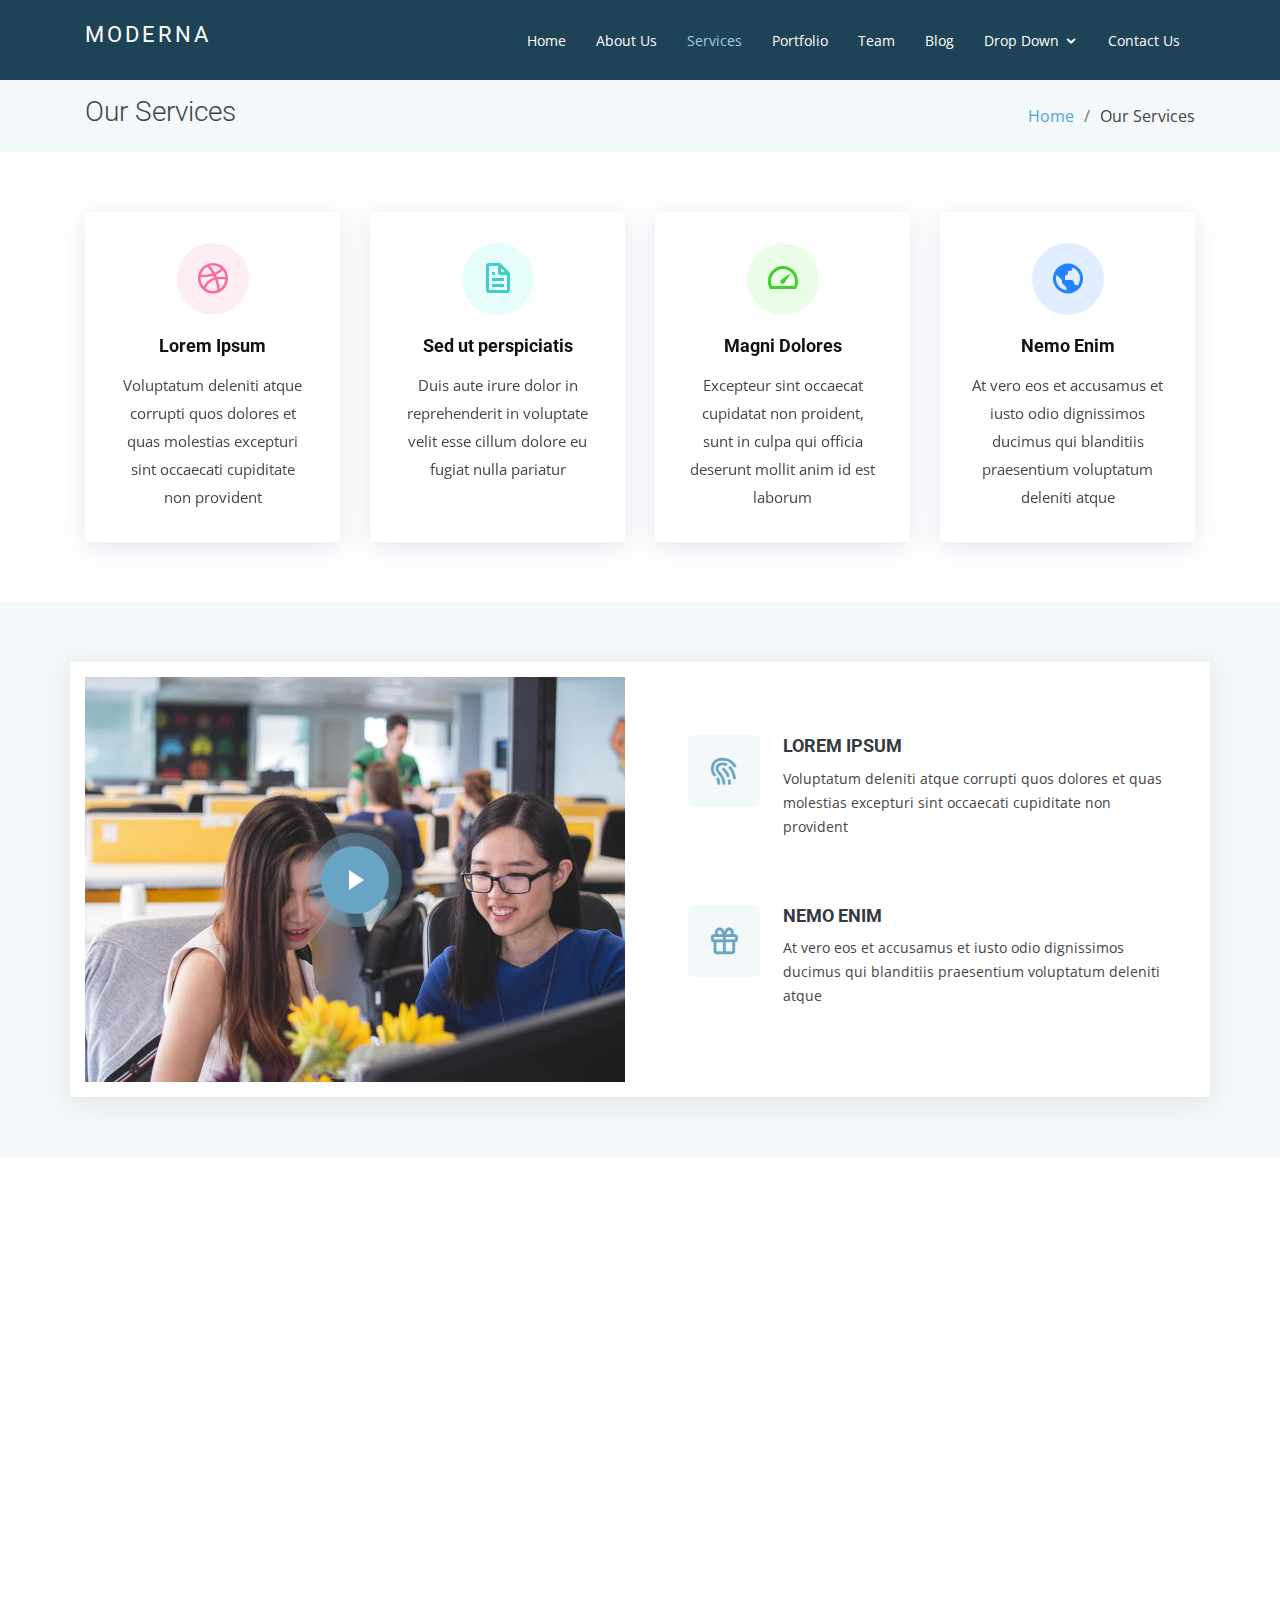
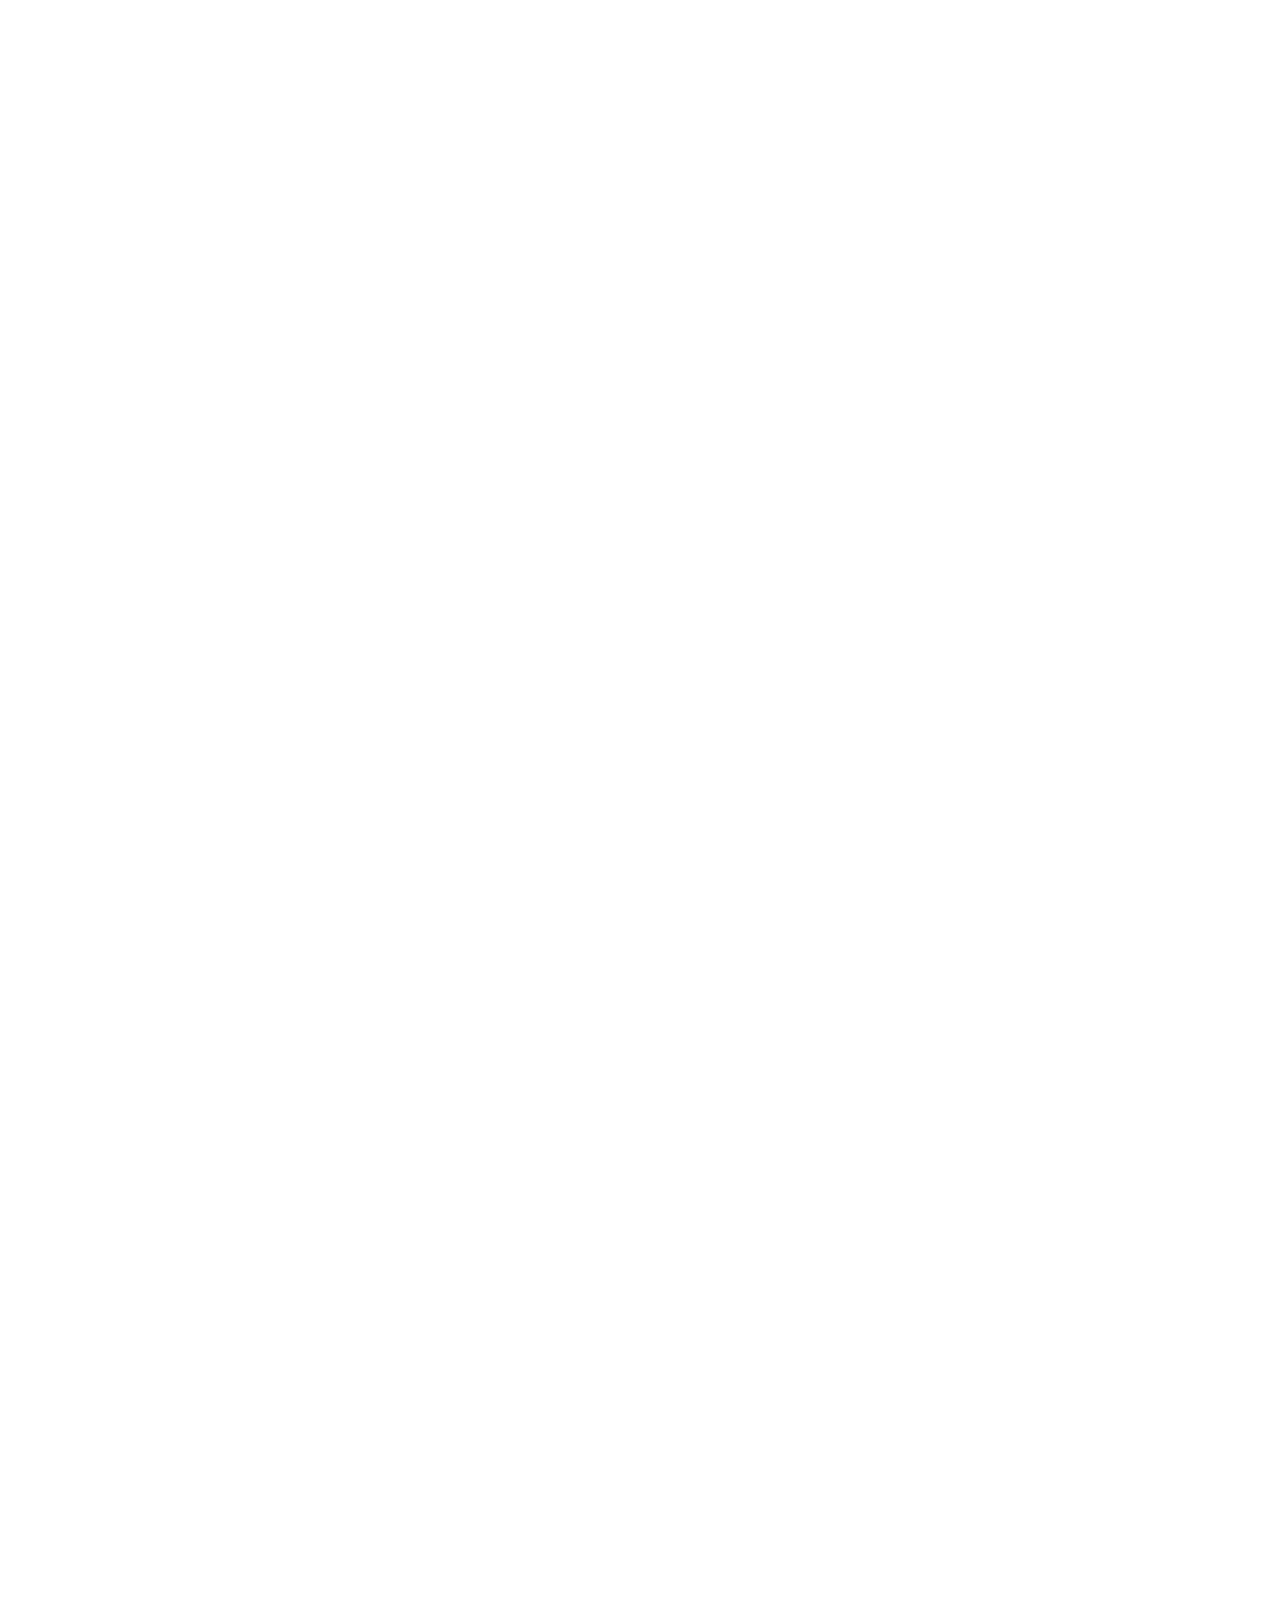
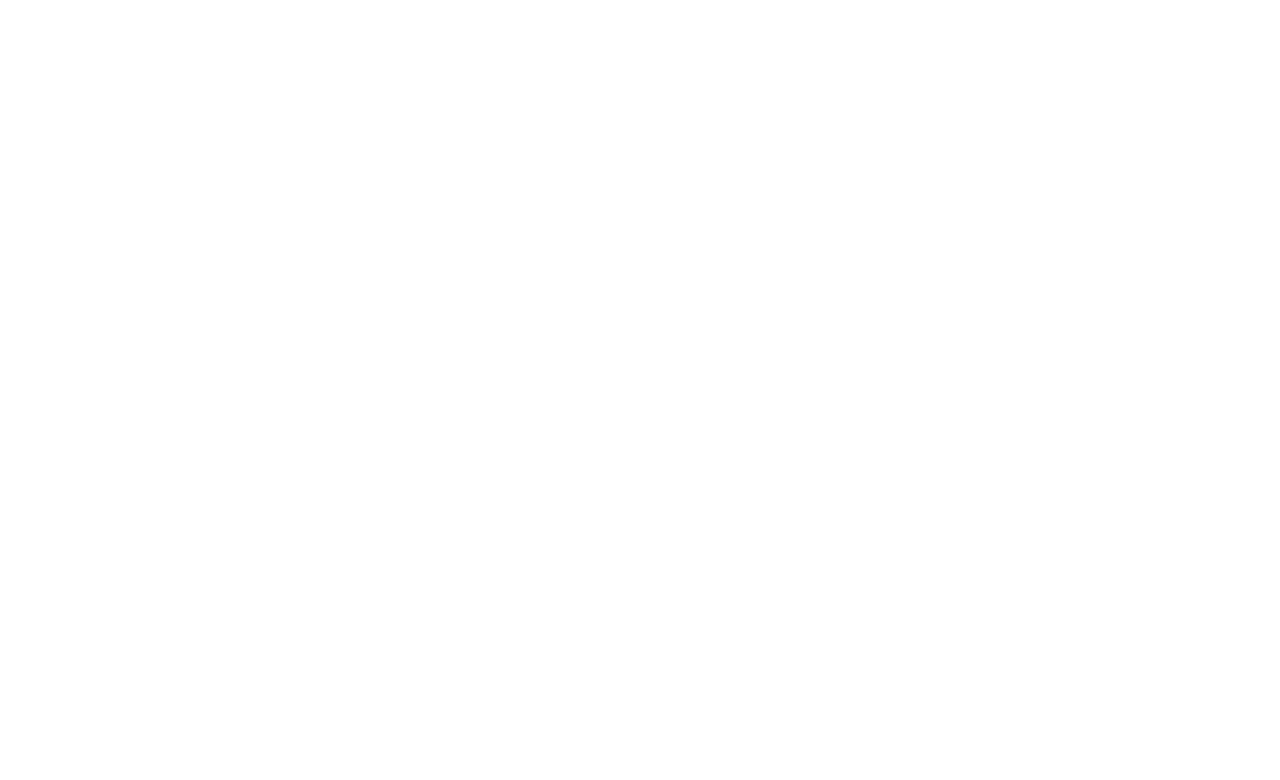
<file: services.html>
<!DOCTYPE html>
<html lang="en">

<head>
  <meta charset="utf-8">
  <meta content="width=device-width, initial-scale=1.0" name="viewport">

  <title>Services - Moderna Bootstrap Template</title>
  <meta content="" name="descriptison">
  <meta content="" name="keywords">

  <!-- Favicons -->
  <link href="assets/img/favicon.png" rel="icon">
  <link href="assets/img/apple-touch-icon.png" rel="apple-touch-icon">

  <!-- Google Fonts -->
  <link href="https://fonts.googleapis.com/css?family=Open+Sans:300,300i,400,400i,600,600i,700,700i|Roboto:300,300i,400,400i,500,500i,700,700i&display=swap" rel="stylesheet">

  <!-- Vendor CSS Files -->
  <link href="assets/vendor/bootstrap/css/bootstrap.min.css" rel="stylesheet">
  <link href="assets/vendor/animate.css/animate.min.css" rel="stylesheet">
  <link href="assets/vendor/icofont/icofont.min.css" rel="stylesheet">
  <link href="assets/vendor/boxicons/css/boxicons.min.css" rel="stylesheet">
  <link href="assets/vendor/venobox/venobox.css" rel="stylesheet">
  <link href="assets/vendor/owl.carousel/assets/owl.carousel.min.css" rel="stylesheet">
  <link href="assets/vendor/aos/aos.css" rel="stylesheet">

  <!-- Template Main CSS File -->
  <link href="assets/css/style.css" rel="stylesheet">

  <!-- =======================================================
  * Template Name: Moderna - v2.1.0
  * Template URL: https://bootstrapmade.com/free-bootstrap-template-corporate-moderna/
  * Author: BootstrapMade.com
  * License: https://bootstrapmade.com/license/
  ======================================================== -->
</head>

<body>

  <!-- ======= Header ======= -->
  <header id="header" class="fixed-top ">
    <div class="container">

      <div class="logo float-left">
        <h1 class="text-light"><a href="index.html"><span>Moderna</span></a></h1>
        <!-- Uncomment below if you prefer to use an image logo -->
        <!-- <a href="index.html"><img src="assets/img/logo.png" alt="" class="img-fluid"></a>-->
      </div>

      <nav class="nav-menu float-right d-none d-lg-block">
        <ul>
          <li><a href="index.html">Home</a></li>
          <li><a href="about.html">About Us</a></li>
          <li class="active"><a href="services.html">Services</a></li>
          <li><a href="portfolio.html">Portfolio</a></li>
          <li><a href="team.html">Team</a></li>
          <li><a href="blog.html">Blog</a></li>
          <li class="drop-down"><a href="">Drop Down</a>
            <ul>
              <li><a href="#">Drop Down 1</a></li>
              <li class="drop-down"><a href="#">Drop Down 2</a>
                <ul>
                  <li><a href="#">Deep Drop Down 1</a></li>
                  <li><a href="#">Deep Drop Down 2</a></li>
                  <li><a href="#">Deep Drop Down 3</a></li>
                  <li><a href="#">Deep Drop Down 4</a></li>
                  <li><a href="#">Deep Drop Down 5</a></li>
                </ul>
              </li>
              <li><a href="#">Drop Down 3</a></li>
              <li><a href="#">Drop Down 4</a></li>
              <li><a href="#">Drop Down 5</a></li>
            </ul>
          </li>
          <li><a href="contact.html">Contact Us</a></li>
        </ul>
      </nav><!-- .nav-menu -->

    </div>
  </header><!-- End Header -->

  <main id="main">

    <!-- ======= Our Services Section ======= -->
    <section class="breadcrumbs">
      <div class="container">

        <div class="d-flex justify-content-between align-items-center">
          <h2>Our Services</h2>
          <ol>
            <li><a href="index.html">Home</a></li>
            <li>Our Services</li>
          </ol>
        </div>

      </div>
    </section><!-- End Our Services Section -->

    <!-- ======= Services Section ======= -->
    <section class="services">
      <div class="container">

        <div class="row">
          <div class="col-md-6 col-lg-3 d-flex align-items-stretch" data-aos="fade-up">
            <div class="icon-box icon-box-pink">
              <div class="icon"><i class="bx bxl-dribbble"></i></div>
              <h4 class="title"><a href="">Lorem Ipsum</a></h4>
              <p class="description">Voluptatum deleniti atque corrupti quos dolores et quas molestias excepturi sint occaecati cupiditate non provident</p>
            </div>
          </div>

          <div class="col-md-6 col-lg-3 d-flex align-items-stretch" data-aos="fade-up" data-aos-delay="100">
            <div class="icon-box icon-box-cyan">
              <div class="icon"><i class="bx bx-file"></i></div>
              <h4 class="title"><a href="">Sed ut perspiciatis</a></h4>
              <p class="description">Duis aute irure dolor in reprehenderit in voluptate velit esse cillum dolore eu fugiat nulla pariatur</p>
            </div>
          </div>

          <div class="col-md-6 col-lg-3 d-flex align-items-stretch" data-aos="fade-up" data-aos-delay="200">
            <div class="icon-box icon-box-green">
              <div class="icon"><i class="bx bx-tachometer"></i></div>
              <h4 class="title"><a href="">Magni Dolores</a></h4>
              <p class="description">Excepteur sint occaecat cupidatat non proident, sunt in culpa qui officia deserunt mollit anim id est laborum</p>
            </div>
          </div>

          <div class="col-md-6 col-lg-3 d-flex align-items-stretch" data-aos="fade-up" data-aos-delay="200">
            <div class="icon-box icon-box-blue">
              <div class="icon"><i class="bx bx-world"></i></div>
              <h4 class="title"><a href="">Nemo Enim</a></h4>
              <p class="description">At vero eos et accusamus et iusto odio dignissimos ducimus qui blanditiis praesentium voluptatum deleniti atque</p>
            </div>
          </div>

        </div>

      </div>
    </section><!-- End Services Section -->

    <!-- ======= Why Us Section ======= -->
    <section class="why-us section-bg" data-aos="fade-up" date-aos-delay="200">
      <div class="container">

        <div class="row">
          <div class="col-lg-6 video-box">
            <img src="assets/img/why-us.jpg" class="img-fluid" alt="">
            <a href="https://www.youtube.com/watch?v=jDDaplaOz7Q" class="venobox play-btn mb-4" data-vbtype="video" data-autoplay="true"></a>
          </div>

          <div class="col-lg-6 d-flex flex-column justify-content-center p-5">

            <div class="icon-box">
              <div class="icon"><i class="bx bx-fingerprint"></i></div>
              <h4 class="title"><a href="">Lorem Ipsum</a></h4>
              <p class="description">Voluptatum deleniti atque corrupti quos dolores et quas molestias excepturi sint occaecati cupiditate non provident</p>
            </div>

            <div class="icon-box">
              <div class="icon"><i class="bx bx-gift"></i></div>
              <h4 class="title"><a href="">Nemo Enim</a></h4>
              <p class="description">At vero eos et accusamus et iusto odio dignissimos ducimus qui blanditiis praesentium voluptatum deleniti atque</p>
            </div>

          </div>
        </div>

      </div>
    </section><!-- End Why Us Section -->

    <!-- ======= Service Details Section ======= -->
    <section class="service-details">
      <div class="container">

        <div class="row">
          <div class="col-md-6 d-flex align-items-stretch" data-aos="fade-up">
            <div class="card">
              <div class="card-img">
                <img src="assets/img/service-details-1.jpg" alt="...">
              </div>
              <div class="card-body">
                <h5 class="card-title"><a href="#">Our Mission</a></h5>
                <p class="card-text">Lorem ipsum dolor sit amet, consectetur elit, sed do eiusmod tempor ut labore et dolore magna aliqua. Ut enim ad minim veniam, quis nostrud exercitation ullamco laboris nisi ut aliquip ex ea commodo consequat</p>
                <div class="read-more"><a href="#"><i class="icofont-arrow-right"></i> Read More</a></div>
              </div>
            </div>
          </div>
          <div class="col-md-6 d-flex align-items-stretch" data-aos="fade-up">
            <div class="card">
              <div class="card-img">
                <img src="assets/img/service-details-2.jpg" alt="...">
              </div>
              <div class="card-body">
                <h5 class="card-title"><a href="#">Our Plan</a></h5>
                <p class="card-text">Sed ut perspiciatis unde omnis iste natus error sit voluptatem doloremque laudantium, totam rem aperiam, eaque ipsa quae ab illo inventore veritatis et quasi architecto beatae vitae dicta sunt explicabo</p>
                <div class="read-more"><a href="#"><i class="icofont-arrow-right"></i> Read More</a></div>
              </div>
            </div>

          </div>
          <div class="col-md-6 d-flex align-items-stretch" data-aos="fade-up">
            <div class="card">
              <div class="card-img">
                <img src="assets/img/service-details-3.jpg" alt="...">
              </div>
              <div class="card-body">
                <h5 class="card-title"><a href="#">Our Vision</a></h5>
                <p class="card-text">Nemo enim ipsam voluptatem quia voluptas sit aut odit aut fugit, sed quia magni dolores eos qui ratione voluptatem sequi nesciunt Neque porro quisquam est, qui dolorem ipsum quia dolor sit amet</p>
                <div class="read-more"><a href="#"><i class="icofont-arrow-right"></i> Read More</a></div>
              </div>
            </div>
          </div>
          <div class="col-md-6 d-flex align-items-stretch" data-aos="fade-up">
            <div class="card">
              <div class="card-img">
                <img src="assets/img/service-details-4.jpg" alt="...">
              </div>
              <div class="card-body">
                <h5 class="card-title"><a href="#">Our Care</a></h5>
                <p class="card-text">Nostrum eum sed et autem dolorum perspiciatis. Magni porro quisquam laudantium voluptatem. In molestiae earum ab sit esse voluptatem. Eos ipsam cumque ipsum officiis qui nihil aut incidunt aut</p>
                <div class="read-more"><a href="#"><i class="icofont-arrow-right"></i> Read More</a></div>
              </div>
            </div>
          </div>
        </div>

      </div>
    </section><!-- End Service Details Section -->

    <!-- ======= Pricing Section ======= -->
    <section class="pricing section-bg" data-aos="fade-up">
      <div class="container">

        <div class="section-title">
          <h2>Pricing</h2>
          <p>Magnam dolores commodi suscipit. Necessitatibus eius consequatur ex aliquid fuga eum quidem. Sit sint consectetur velit. Quisquam quos quisquam cupiditate. Et nemo qui impedit suscipit alias ea. Quia fugiat sit in iste officiis commodi quidem hic quas.</p>
        </div>

        <div class="row no-gutters">

          <div class="col-lg-4 box">
            <h3>Free</h3>
            <h4>$0<span>per month</span></h4>
            <ul>
              <li><i class="bx bx-check"></i> Quam adipiscing vitae proin</li>
              <li><i class="bx bx-check"></i> Nec feugiat nisl pretium</li>
              <li><i class="bx bx-check"></i> Nulla at volutpat diam uteera</li>
              <li class="na"><i class="bx bx-x"></i> <span>Pharetra massa massa ultricies</span></li>
              <li class="na"><i class="bx bx-x"></i> <span>Massa ultricies mi quis hendrerit</span></li>
            </ul>
            <a href="#" class="get-started-btn">Get Started</a>
          </div>

          <div class="col-lg-4 box featured">
            <h3>Business</h3>
            <h4>$29<span>per month</span></h4>
            <ul>
              <li><i class="bx bx-check"></i> Quam adipiscing vitae proin</li>
              <li><i class="bx bx-check"></i> Nec feugiat nisl pretium</li>
              <li><i class="bx bx-check"></i> Nulla at volutpat diam uteera</li>
              <li><i class="bx bx-check"></i> Pharetra massa massa ultricies</li>
              <li><i class="bx bx-check"></i> Massa ultricies mi quis hendrerit</li>
            </ul>
            <a href="#" class="get-started-btn">Get Started</a>
          </div>

          <div class="col-lg-4 box">
            <h3>Developer</h3>
            <h4>$49<span>per month</span></h4>
            <ul>
              <li><i class="bx bx-check"></i> Quam adipiscing vitae proin</li>
              <li><i class="bx bx-check"></i> Nec feugiat nisl pretium</li>
              <li><i class="bx bx-check"></i> Nulla at volutpat diam uteera</li>
              <li><i class="bx bx-check"></i> Pharetra massa massa ultricies</li>
              <li><i class="bx bx-check"></i> Massa ultricies mi quis hendrerit</li>
            </ul>
            <a href="#" class="get-started-btn">Get Started</a>
          </div>

        </div>

      </div>
    </section><!-- End Pricing Section -->

  </main><!-- End #main -->

  <!-- ======= Footer ======= -->
  <footer id="footer" data-aos="fade-up" data-aos-easing="ease-in-out" data-aos-duration="500">

    <div class="footer-newsletter">
      <div class="container">
        <div class="row">
          <div class="col-lg-6">
            <h4>Our Newsletter</h4>
            <p>Tamen quem nulla quae legam multos aute sint culpa legam noster magna</p>
          </div>
          <div class="col-lg-6">
            <form action="" method="post">
              <input type="email" name="email"><input type="submit" value="Subscribe">
            </form>
          </div>
        </div>
      </div>
    </div>

    <div class="footer-top">
      <div class="container">
        <div class="row">

          <div class="col-lg-3 col-md-6 footer-links">
            <h4>Useful Links</h4>
            <ul>
              <li><i class="bx bx-chevron-right"></i> <a href="#">Home</a></li>
              <li><i class="bx bx-chevron-right"></i> <a href="#">About us</a></li>
              <li><i class="bx bx-chevron-right"></i> <a href="#">Services</a></li>
              <li><i class="bx bx-chevron-right"></i> <a href="#">Terms of service</a></li>
              <li><i class="bx bx-chevron-right"></i> <a href="#">Privacy policy</a></li>
            </ul>
          </div>

          <div class="col-lg-3 col-md-6 footer-links">
            <h4>Our Services</h4>
            <ul>
              <li><i class="bx bx-chevron-right"></i> <a href="#">Web Design</a></li>
              <li><i class="bx bx-chevron-right"></i> <a href="#">Web Development</a></li>
              <li><i class="bx bx-chevron-right"></i> <a href="#">Product Management</a></li>
              <li><i class="bx bx-chevron-right"></i> <a href="#">Marketing</a></li>
              <li><i class="bx bx-chevron-right"></i> <a href="#">Graphic Design</a></li>
            </ul>
          </div>

          <div class="col-lg-3 col-md-6 footer-contact">
            <h4>Contact Us</h4>
            <p>
              A108 Adam Street <br>
              New York, NY 535022<br>
              United States <br><br>
              <strong>Phone:</strong> +1 5589 55488 55<br>
              <strong>Email:</strong> info@example.com<br>
            </p>

          </div>

          <div class="col-lg-3 col-md-6 footer-info">
            <h3>About Moderna</h3>
            <p>Cras fermentum odio eu feugiat lide par naso tierra. Justo eget nada terra videa magna derita valies darta donna mare fermentum iaculis eu non diam phasellus.</p>
            <div class="social-links mt-3">
              <a href="#" class="twitter"><i class="bx bxl-twitter"></i></a>
              <a href="#" class="facebook"><i class="bx bxl-facebook"></i></a>
              <a href="#" class="instagram"><i class="bx bxl-instagram"></i></a>
              <a href="#" class="linkedin"><i class="bx bxl-linkedin"></i></a>
            </div>
          </div>

        </div>
      </div>
    </div>

    <div class="container">
      <div class="copyright">
        &copy; Copyright <strong><span>Moderna</span></strong>. All Rights Reserved
      </div>
      <div class="credits">
        <!-- All the links in the footer should remain intact. -->
        <!-- You can delete the links only if you purchased the pro version. -->
        <!-- Licensing information: https://bootstrapmade.com/license/ -->
        <!-- Purchase the pro version with working PHP/AJAX contact form: https://bootstrapmade.com/free-bootstrap-template-corporate-moderna/ -->
        Designed by <a href="https://bootstrapmade.com/">BootstrapMade</a>
      </div>
    </div>
  </footer><!-- End Footer -->

  <a href="#" class="back-to-top"><i class="icofont-simple-up"></i></a>

  <!-- Vendor JS Files -->
  <script src="assets/vendor/jquery/jquery.min.js"></script>
  <script src="assets/vendor/bootstrap/js/bootstrap.bundle.min.js"></script>
  <script src="assets/vendor/jquery.easing/jquery.easing.min.js"></script>
  <script src="assets/vendor/php-email-form/validate.js"></script>
  <script src="assets/vendor/venobox/venobox.min.js"></script>
  <script src="assets/vendor/waypoints/jquery.waypoints.min.js"></script>
  <script src="assets/vendor/counterup/counterup.min.js"></script>
  <script src="assets/vendor/owl.carousel/owl.carousel.min.js"></script>
  <script src="assets/vendor/isotope-layout/isotope.pkgd.min.js"></script>
  <script src="assets/vendor/aos/aos.js"></script>

  <!-- Template Main JS File -->
  <script src="assets/js/main.js"></script>

</body>

</html>
</file>
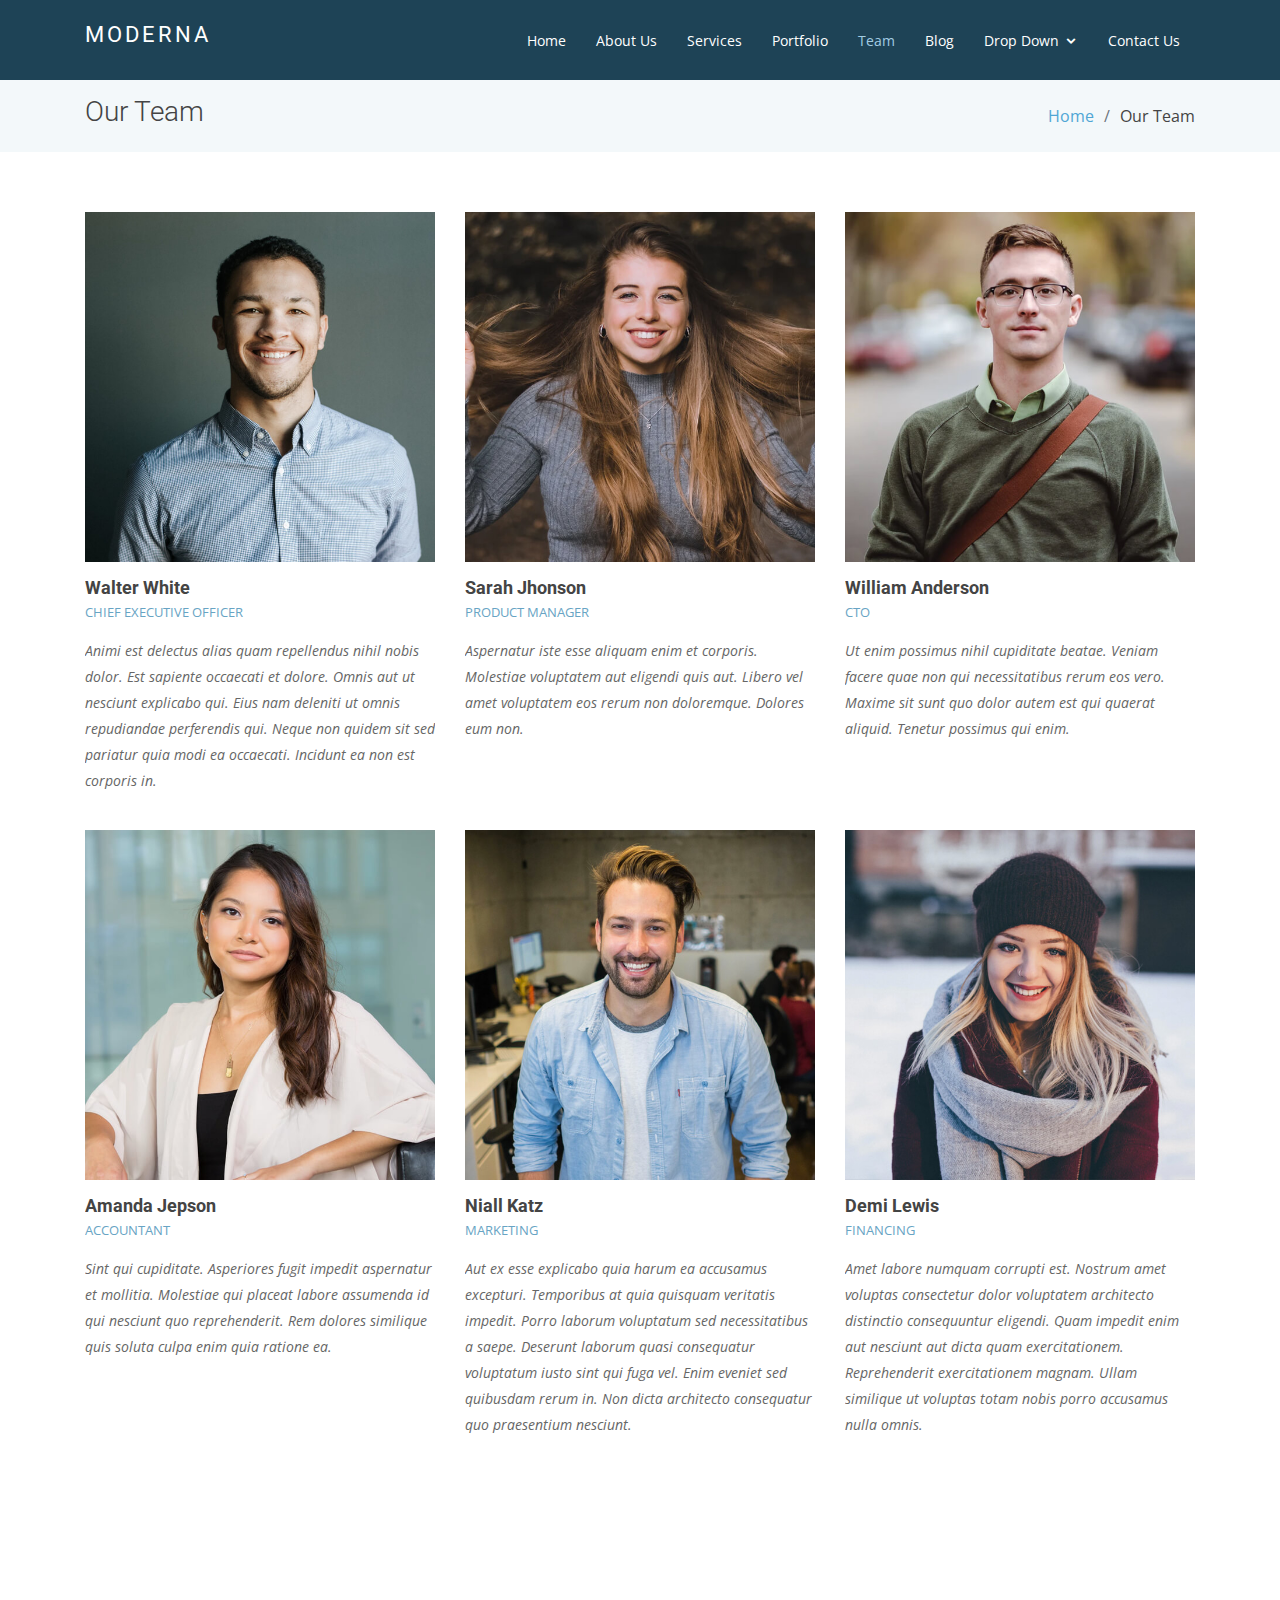
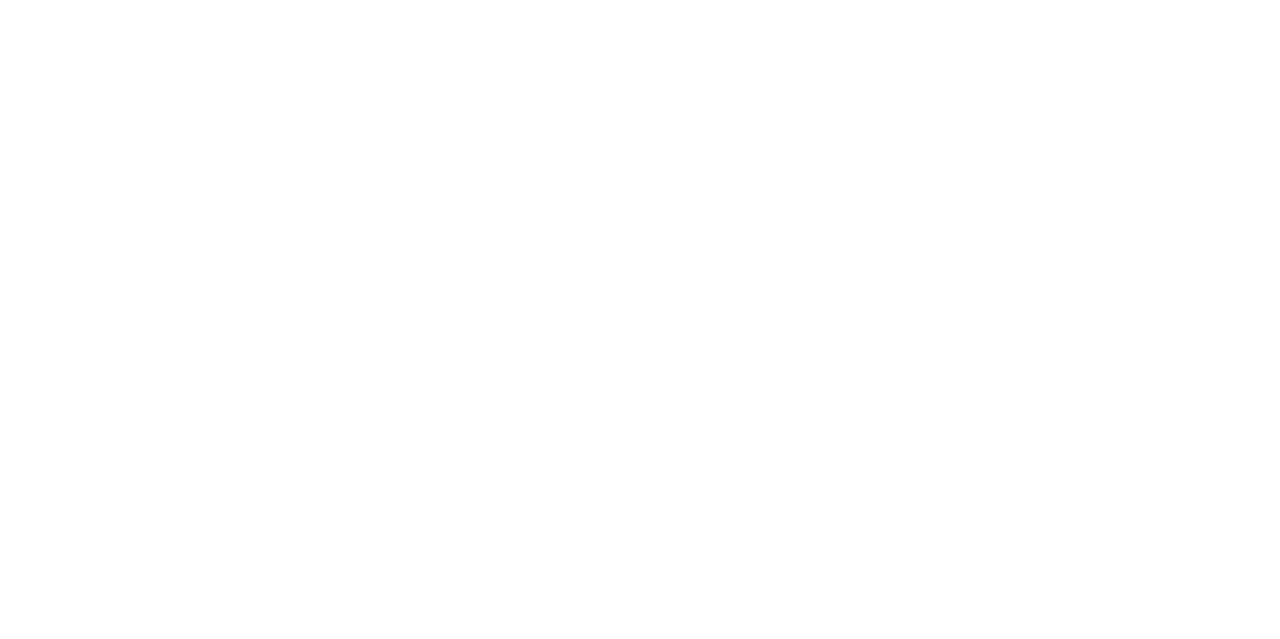
<file: team.html>
<!DOCTYPE html>
<html lang="en">

<head>
  <meta charset="utf-8">
  <meta content="width=device-width, initial-scale=1.0" name="viewport">

  <title>Team - Moderna Bootstrap Template</title>
  <meta content="" name="descriptison">
  <meta content="" name="keywords">

  <!-- Favicons -->
  <link href="assets/img/favicon.png" rel="icon">
  <link href="assets/img/apple-touch-icon.png" rel="apple-touch-icon">

  <!-- Google Fonts -->
  <link href="https://fonts.googleapis.com/css?family=Open+Sans:300,300i,400,400i,600,600i,700,700i|Roboto:300,300i,400,400i,500,500i,700,700i&display=swap" rel="stylesheet">

  <!-- Vendor CSS Files -->
  <link href="assets/vendor/bootstrap/css/bootstrap.min.css" rel="stylesheet">
  <link href="assets/vendor/animate.css/animate.min.css" rel="stylesheet">
  <link href="assets/vendor/icofont/icofont.min.css" rel="stylesheet">
  <link href="assets/vendor/boxicons/css/boxicons.min.css" rel="stylesheet">
  <link href="assets/vendor/venobox/venobox.css" rel="stylesheet">
  <link href="assets/vendor/owl.carousel/assets/owl.carousel.min.css" rel="stylesheet">
  <link href="assets/vendor/aos/aos.css" rel="stylesheet">

  <!-- Template Main CSS File -->
  <link href="assets/css/style.css" rel="stylesheet">

  <!-- =======================================================
  * Template Name: Moderna - v2.1.0
  * Template URL: https://bootstrapmade.com/free-bootstrap-template-corporate-moderna/
  * Author: BootstrapMade.com
  * License: https://bootstrapmade.com/license/
  ======================================================== -->
</head>

<body>

  <!-- ======= Header ======= -->
  <header id="header" class="fixed-top ">
    <div class="container">

      <div class="logo float-left">
        <h1 class="text-light"><a href="index.html"><span>Moderna</span></a></h1>
        <!-- Uncomment below if you prefer to use an image logo -->
        <!-- <a href="index.html"><img src="assets/img/logo.png" alt="" class="img-fluid"></a>-->
      </div>

      <nav class="nav-menu float-right d-none d-lg-block">
        <ul>
          <li><a href="index.html">Home</a></li>
          <li><a href="about.html">About Us</a></li>
          <li><a href="services.html">Services</a></li>
          <li><a href="portfolio.html">Portfolio</a></li>
          <li class="active"><a href="team.html">Team</a></li>
          <li><a href="blog.html">Blog</a></li>
          <li class="drop-down"><a href="">Drop Down</a>
            <ul>
              <li><a href="#">Drop Down 1</a></li>
              <li class="drop-down"><a href="#">Drop Down 2</a>
                <ul>
                  <li><a href="#">Deep Drop Down 1</a></li>
                  <li><a href="#">Deep Drop Down 2</a></li>
                  <li><a href="#">Deep Drop Down 3</a></li>
                  <li><a href="#">Deep Drop Down 4</a></li>
                  <li><a href="#">Deep Drop Down 5</a></li>
                </ul>
              </li>
              <li><a href="#">Drop Down 3</a></li>
              <li><a href="#">Drop Down 4</a></li>
              <li><a href="#">Drop Down 5</a></li>
            </ul>
          </li>
          <li><a href="contact.html">Contact Us</a></li>
        </ul>
      </nav><!-- .nav-menu -->

    </div>
  </header><!-- End Header -->

  <main id="main">

    <!-- ======= Our Team Section ======= -->
    <section class="breadcrumbs">
      <div class="container">

        <div class="d-flex justify-content-between align-items-center">
          <h2>Our Team</h2>
          <ol>
            <li><a href="index.html">Home</a></li>
            <li>Our Team</li>
          </ol>
        </div>

      </div>
    </section><!-- End Our Team Section -->

    <!-- ======= Team Section ======= -->
    <section class="team" data-aos="fade-up" data-aos-easing="ease-in-out" data-aos-duration="500">
      <div class="container">

        <div class="row">

          <div class="col-lg-4 col-md-6 d-flex align-items-stretch">
            <div class="member">
              <div class="member-img">
                <img src="assets/img/team/team-1.jpg" class="img-fluid" alt="">
                <div class="social">
                  <a href=""><i class="icofont-twitter"></i></a>
                  <a href=""><i class="icofont-facebook"></i></a>
                  <a href=""><i class="icofont-instagram"></i></a>
                  <a href=""><i class="icofont-linkedin"></i></a>
                </div>
              </div>
              <div class="member-info">
                <h4>Walter White</h4>
                <span>Chief Executive Officer</span>
                <p>Animi est delectus alias quam repellendus nihil nobis dolor. Est sapiente occaecati et dolore. Omnis aut ut nesciunt explicabo qui. Eius nam deleniti ut omnis repudiandae perferendis qui. Neque non quidem sit sed pariatur quia modi ea occaecati. Incidunt ea non est corporis in.</p>
              </div>
            </div>
          </div>

          <div class="col-lg-4 col-md-6 d-flex align-items-stretch">
            <div class="member">
              <div class="member-img">
                <img src="assets/img/team/team-2.jpg" class="img-fluid" alt="">
                <div class="social">
                  <a href=""><i class="icofont-twitter"></i></a>
                  <a href=""><i class="icofont-facebook"></i></a>
                  <a href=""><i class="icofont-instagram"></i></a>
                  <a href=""><i class="icofont-linkedin"></i></a>
                </div>
              </div>
              <div class="member-info">
                <h4>Sarah Jhonson</h4>
                <span>Product Manager</span>
                <p>Aspernatur iste esse aliquam enim et corporis. Molestiae voluptatem aut eligendi quis aut. Libero vel amet voluptatem eos rerum non doloremque. Dolores eum non.</p>
              </div>
            </div>
          </div>

          <div class="col-lg-4 col-md-6 d-flex align-items-stretch">
            <div class="member">
              <div class="member-img">
                <img src="assets/img/team/team-3.jpg" class="img-fluid" alt="">
                <div class="social">
                  <a href=""><i class="icofont-twitter"></i></a>
                  <a href=""><i class="icofont-facebook"></i></a>
                  <a href=""><i class="icofont-instagram"></i></a>
                  <a href=""><i class="icofont-linkedin"></i></a>
                </div>
              </div>
              <div class="member-info">
                <h4>William Anderson</h4>
                <span>CTO</span>
                <p>Ut enim possimus nihil cupiditate beatae. Veniam facere quae non qui necessitatibus rerum eos vero. Maxime sit sunt quo dolor autem est qui quaerat aliquid. Tenetur possimus qui enim.</p>
              </div>
            </div>
          </div>

          <div class="col-lg-4 col-md-6 d-flex align-items-stretch">
            <div class="member">
              <div class="member-img">
                <img src="assets/img/team/team-4.jpg" class="img-fluid" alt="">
                <div class="social">
                  <a href=""><i class="icofont-twitter"></i></a>
                  <a href=""><i class="icofont-facebook"></i></a>
                  <a href=""><i class="icofont-instagram"></i></a>
                  <a href=""><i class="icofont-linkedin"></i></a>
                </div>
              </div>
              <div class="member-info">
                <h4>Amanda Jepson</h4>
                <span>Accountant</span>
                <p>Sint qui cupiditate. Asperiores fugit impedit aspernatur et mollitia. Molestiae qui placeat labore assumenda id qui nesciunt quo reprehenderit. Rem dolores similique quis soluta culpa enim quia ratione ea.</p>
              </div>
            </div>
          </div>

          <div class="col-lg-4 col-md-6 d-flex align-items-stretch">
            <div class="member">
              <div class="member-img">
                <img src="assets/img/team/team-5.jpg" class="img-fluid" alt="">
                <div class="social">
                  <a href=""><i class="icofont-twitter"></i></a>
                  <a href=""><i class="icofont-facebook"></i></a>
                  <a href=""><i class="icofont-instagram"></i></a>
                  <a href=""><i class="icofont-linkedin"></i></a>
                </div>
              </div>
              <div class="member-info">
                <h4>Niall Katz</h4>
                <span>Marketing</span>
                <p>Aut ex esse explicabo quia harum ea accusamus excepturi. Temporibus at quia quisquam veritatis impedit. Porro laborum voluptatum sed necessitatibus a saepe. Deserunt laborum quasi consequatur voluptatum iusto sint qui fuga vel. Enim eveniet sed quibusdam rerum in. Non dicta architecto consequatur quo praesentium nesciunt.</p>
              </div>
            </div>
          </div>

          <div class="col-lg-4 col-md-6 d-flex align-items-stretch">
            <div class="member">
              <div class="member-img">
                <img src="assets/img/team/team-6.jpg" class="img-fluid" alt="">
                <div class="social">
                  <a href=""><i class="icofont-twitter"></i></a>
                  <a href=""><i class="icofont-facebook"></i></a>
                  <a href=""><i class="icofont-instagram"></i></a>
                  <a href=""><i class="icofont-linkedin"></i></a>
                </div>
              </div>
              <div class="member-info">
                <h4>Demi Lewis</h4>
                <span>Financing</span>
                <p>Amet labore numquam corrupti est. Nostrum amet voluptas consectetur dolor voluptatem architecto distinctio consequuntur eligendi. Quam impedit enim aut nesciunt aut dicta quam exercitationem. Reprehenderit exercitationem magnam. Ullam similique ut voluptas totam nobis porro accusamus nulla omnis.</p>
              </div>
            </div>
          </div>

        </div>

      </div>
    </section><!-- End Team Section -->

  </main><!-- End #main -->

  <!-- ======= Footer ======= -->
  <footer id="footer" data-aos="fade-up" data-aos-easing="ease-in-out" data-aos-duration="500">

    <div class="footer-newsletter">
      <div class="container">
        <div class="row">
          <div class="col-lg-6">
            <h4>Our Newsletter</h4>
            <p>Tamen quem nulla quae legam multos aute sint culpa legam noster magna</p>
          </div>
          <div class="col-lg-6">
            <form action="" method="post">
              <input type="email" name="email"><input type="submit" value="Subscribe">
            </form>
          </div>
        </div>
      </div>
    </div>

    <div class="footer-top">
      <div class="container">
        <div class="row">

          <div class="col-lg-3 col-md-6 footer-links">
            <h4>Useful Links</h4>
            <ul>
              <li><i class="bx bx-chevron-right"></i> <a href="#">Home</a></li>
              <li><i class="bx bx-chevron-right"></i> <a href="#">About us</a></li>
              <li><i class="bx bx-chevron-right"></i> <a href="#">Services</a></li>
              <li><i class="bx bx-chevron-right"></i> <a href="#">Terms of service</a></li>
              <li><i class="bx bx-chevron-right"></i> <a href="#">Privacy policy</a></li>
            </ul>
          </div>

          <div class="col-lg-3 col-md-6 footer-links">
            <h4>Our Services</h4>
            <ul>
              <li><i class="bx bx-chevron-right"></i> <a href="#">Web Design</a></li>
              <li><i class="bx bx-chevron-right"></i> <a href="#">Web Development</a></li>
              <li><i class="bx bx-chevron-right"></i> <a href="#">Product Management</a></li>
              <li><i class="bx bx-chevron-right"></i> <a href="#">Marketing</a></li>
              <li><i class="bx bx-chevron-right"></i> <a href="#">Graphic Design</a></li>
            </ul>
          </div>

          <div class="col-lg-3 col-md-6 footer-contact">
            <h4>Contact Us</h4>
            <p>
              A108 Adam Street <br>
              New York, NY 535022<br>
              United States <br><br>
              <strong>Phone:</strong> +1 5589 55488 55<br>
              <strong>Email:</strong> info@example.com<br>
            </p>

          </div>

          <div class="col-lg-3 col-md-6 footer-info">
            <h3>About Moderna</h3>
            <p>Cras fermentum odio eu feugiat lide par naso tierra. Justo eget nada terra videa magna derita valies darta donna mare fermentum iaculis eu non diam phasellus.</p>
            <div class="social-links mt-3">
              <a href="#" class="twitter"><i class="bx bxl-twitter"></i></a>
              <a href="#" class="facebook"><i class="bx bxl-facebook"></i></a>
              <a href="#" class="instagram"><i class="bx bxl-instagram"></i></a>
              <a href="#" class="linkedin"><i class="bx bxl-linkedin"></i></a>
            </div>
          </div>

        </div>
      </div>
    </div>

    <div class="container">
      <div class="copyright">
        &copy; Copyright <strong><span>Moderna</span></strong>. All Rights Reserved
      </div>
      <div class="credits">
        <!-- All the links in the footer should remain intact. -->
        <!-- You can delete the links only if you purchased the pro version. -->
        <!-- Licensing information: https://bootstrapmade.com/license/ -->
        <!-- Purchase the pro version with working PHP/AJAX contact form: https://bootstrapmade.com/free-bootstrap-template-corporate-moderna/ -->
        Designed by <a href="https://bootstrapmade.com/">BootstrapMade</a>
      </div>
    </div>
  </footer><!-- End Footer -->

  <a href="#" class="back-to-top"><i class="icofont-simple-up"></i></a>

  <!-- Vendor JS Files -->
  <script src="assets/vendor/jquery/jquery.min.js"></script>
  <script src="assets/vendor/bootstrap/js/bootstrap.bundle.min.js"></script>
  <script src="assets/vendor/jquery.easing/jquery.easing.min.js"></script>
  <script src="assets/vendor/php-email-form/validate.js"></script>
  <script src="assets/vendor/venobox/venobox.min.js"></script>
  <script src="assets/vendor/waypoints/jquery.waypoints.min.js"></script>
  <script src="assets/vendor/counterup/counterup.min.js"></script>
  <script src="assets/vendor/owl.carousel/owl.carousel.min.js"></script>
  <script src="assets/vendor/isotope-layout/isotope.pkgd.min.js"></script>
  <script src="assets/vendor/aos/aos.js"></script>

  <!-- Template Main JS File -->
  <script src="assets/js/main.js"></script>

</body>

</html>
</file>
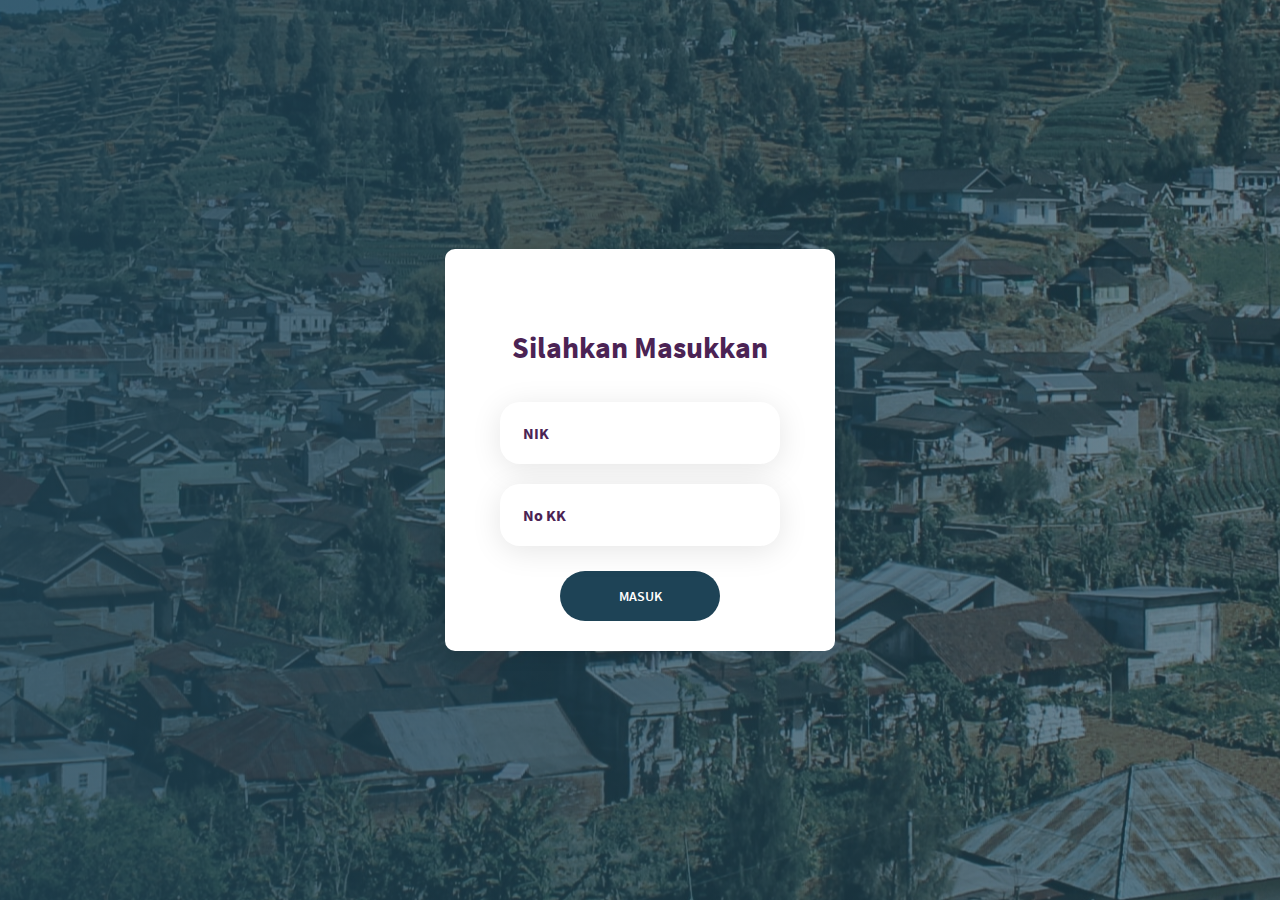
<file: login/login.html>
<!DOCTYPE html>
<html lang="en">
<head>
	<title>Login V9</title>
	<meta charset="UTF-8">
	<meta name="viewport" content="width=device-width, initial-scale=1">
	<link rel="icon" type="image/png" href="images/icons/favicon.ico"/>
	<link rel="stylesheet" type="text/css" href="vendor/bootstrap/css/bootstrap.min.css">
	<link rel="stylesheet" type="text/css" href="fonts/font-awesome-4.7.0/css/font-awesome.min.css">
	<link rel="stylesheet" type="text/css" href="fonts/iconic/css/material-design-iconic-font.min.css">
	<link rel="stylesheet" type="text/css" href="vendor/animate/animate.css">
	<link rel="stylesheet" type="text/css" href="vendor/css-hamburgers/hamburgers.min.css">
	<link rel="stylesheet" type="text/css" href="vendor/animsition/css/animsition.min.css">
	<link rel="stylesheet" type="text/css" href="vendor/select2/select2.min.css">
	<link rel="stylesheet" type="text/css" href="vendor/daterangepicker/daterangepicker.css">
	<link rel="stylesheet" type="text/css" href="css/util.css">
	<link rel="stylesheet" type="text/css" href="css/main.css">

</head>
<body>
	
	
	<div class="container-login100" style="background-image: url('images/bg.jpg');">
		<div class="wrap-login100 p-l-55 p-r-55 p-t-80 p-b-30">
			<form class="login100-form validate-form">
				<span class="login100-form-title p-b-37">
					Silahkan Masukkan
				</span>

				<div class="wrap-input100 validate-input m-b-20" data-validate="Masukkan NIK">
					<input class="input100" type="text" name="nik" placeholder="NIK">
					<span class="focus-input100"></span>
				</div>

				<div class="wrap-input100 validate-input m-b-25" data-validate= "Masukkan No KK">
					<input class="input100" type="text" name="kk" placeholder="No KK">
					<span class="focus-input100"></span>
				</div>

				<div class="container-login100-form-btn">
					<button class="login100-form-btn">
						Masuk
					</button>
				</div>
		</div>
	</div>
	
	

	<div id="dropDownSelect1"></div>
	

	<script src="vendor/jquery/jquery-3.2.1.min.js"></script>

	<script src="vendor/animsition/js/animsition.min.js"></script>

	<script src="vendor/bootstrap/js/popper.js"></script>
	<script src="vendor/bootstrap/js/bootstrap.min.js"></script>

	<script src="vendor/select2/select2.min.js"></script>

	<script src="vendor/daterangepicker/moment.min.js"></script>
	<script src="vendor/daterangepicker/daterangepicker.js"></script>

	<script src="vendor/countdowntime/countdowntime.js"></script>

	<script src="js/main.js"></script>

</body>
</html>
</file>
<file: assets/vendor/venobox/venobox.css>
/* ------ venobox.css --------*/
.vbox-overlay *, .vbox-overlay *:before, .vbox-overlay *:after{
    -webkit-backface-visibility: hidden;
    -webkit-box-sizing:border-box;
    -moz-box-sizing:border-box;
    box-sizing:border-box;
}
.vbox-overlay * { 
    -webkit-backface-visibility: visible;
    backface-visibility: visible;
}
.vbox-overlay{
    display: -webkit-flex;
    display: flex;
    -webkit-flex-direction: column;
    flex-direction: column;
    -webkit-justify-content: center;
    justify-content: center;
    -webkit-align-items: center;
    align-items: center;
    position: fixed;
    left: 0;
    top: 0;
    bottom: 0;
    right: 0;
    z-index: 999999;
}

/* ----- navigation ----- */
.vbox-title{
    width: 100%;
    height: 40px;
    float: left;
    text-align: center;
    line-height: 28px;
    font-size: 12px;
    padding: 6px 50px;
    overflow: hidden;
    position: fixed;
    display: none;
    left: 0;
    z-index: 89;
}
.vbox-close{
    cursor: pointer;
    position: fixed;
    top: -1px;
    right: 0;
    width: 50px;
    height: 40px;
    padding: 6px;
    display: block;
    background-position:10px center;
    overflow: hidden;
    font-size: 24px;
    line-height: 1;
    text-align: center;
    z-index: 99;
}
.vbox-left{
    cursor: pointer;
    position: fixed;
    left: 0;
    height: 40px;
    overflow: hidden;
    line-height: 28px;
    font-size: 12px;
    z-index: 99;
    display: flex;
    align-items:center;
}
.vbox-num{
    display: inline-block;
    margin: 6px 0 6px 15px;
}
/* ----- Social share ----- */
.vbox-share{
    line-height: 28px;
    font-size: 12px;
    overflow: hidden;
    position: fixed;
    left: 0;
    z-index: 98;
    display: flex;
    align-items:center;
    justify-content: center;
    width: 100%;
    text-align: center;
}
.vbox-share svg{
    max-height: 28px;
    width: 28px;
    z-index: 10;
    margin-left: 12px;
    margin-top: 6px;
    margin-bottom: 6px;
    vertical-align: middle;
}


/* ----- navigation ARROWS ----- */
.vbox-next, .vbox-prev{
    position: fixed;
    top: 50%;
    margin-top: -15px;
    overflow: hidden;
    cursor: pointer;
    display: block;
    width: 45px;
    height: 45px;
    z-index: 99;
}
.vbox-next span, .vbox-prev span{
    position: relative;
    width: 20px;
    height: 20px;
    border: 2px solid transparent;
    border-top-color: #B6B6B6;
    border-right-color: #B6B6B6;
    text-indent: -100px;
    position: absolute;
    top: 8px;
    display: block;
}
.vbox-prev{
    left: 15px;
}
.vbox-next{
    right: 15px;
}
.vbox-prev span{
    left: 10px;
    -ms-transform: rotate(-135deg);
    -webkit-transform: rotate(-135deg);
    transform: rotate(-135deg);
}
.vbox-next span{
    -ms-transform: rotate(45deg);
    -webkit-transform: rotate(45deg);
    transform: rotate(45deg);
    right: 10px;
}
/* ------- inline window ------ */
.vbox-inline{
    width: 420px;
    height: 315px;
    height: 70vh;
    padding: 10px;
    background: #fff;
    margin: 0 auto;
    overflow: auto;
    text-align: left;
}
/* ------- Video & iFrames window ------ */
.venoframe{
    max-width: 100%;
    width: 100%;
    border: none;
    width: 100%;
    height: 260px;
    height: 70vh;
}
.venoframe.vbvid{
    height: 260px;
}
@media (min-width: 768px) {
    .venoframe, .vbox-inline{
        width: 90%;
        height: 360px;
        height: 70vh;
    }
    .venoframe.vbvid{
        width: 640px;
        height: 360px;
    }
}
@media (min-width: 992px) {
    .venoframe, .vbox-inline{
        max-width: 1200px;
        width: 80%;
        height: 540px;
        height: 70vh;
    }
    .venoframe.vbvid{
        width: 960px;
        height: 540px;
    }
}
/* 
Please do NOT edit this part! 
or at least read this note: http://i.imgur.com/7C0ws9e.gif
*/
.vbox-open{
    overflow: hidden;
}
.vbox-container{
    position: absolute;
    left: 0;
    right: 0;
    top: 0;
    bottom: 0;
    overflow-x: hidden;
    overflow-y: scroll;
    overflow-scrolling: touch;
    -webkit-overflow-scrolling: touch;
    z-index: 20;
    max-height: 100%;

}

.vbox-content{
    text-align: center;
    float: left;
    width: 100%;
    position: relative;
    overflow: hidden;
    padding: 20px 4%;
}
.vbox-container img{
    max-width: 100%;
    height: auto;
}
.vbox-figlio{
    box-shadow: 0 0 12px rgba(0,0,0,0.19), 0 6px 6px rgba(0,0,0,0.23);
    max-width: 100%;
    text-align: initial;
}
img.vbox-figlio{
    -webkit-user-select: none;
-khtml-user-select: none;
-moz-user-select: none;
-o-user-select: none;
user-select: none;
}
.vbox-content.swipe-left{
    margin-left: -200px !important;
}
.vbox-content.swipe-right{
    margin-left: 200px !important;
}
.vbox-animated{
    webkit-transition: margin 300ms ease-out;
    transition: margin 300ms ease-out;
}

/* ---------- preloader ----------
 * SPINKIT 
 * http://tobiasahlin.com/spinkit/
-------------------------------- */
.sk-double-bounce,.sk-rotating-plane{width:40px;height:40px;margin:40px auto}.sk-rotating-plane{background-color:#333;-webkit-animation:sk-rotatePlane 1.2s infinite ease-in-out;animation:sk-rotatePlane 1.2s infinite ease-in-out}@-webkit-keyframes sk-rotatePlane{0%{-webkit-transform:perspective(120px) rotateX(0) rotateY(0);transform:perspective(120px) rotateX(0) rotateY(0)}50%{-webkit-transform:perspective(120px) rotateX(-180.1deg) rotateY(0);transform:perspective(120px) rotateX(-180.1deg) rotateY(0)}100%{-webkit-transform:perspective(120px) rotateX(-180deg) rotateY(-179.9deg);transform:perspective(120px) rotateX(-180deg) rotateY(-179.9deg)}}@keyframes sk-rotatePlane{0%{-webkit-transform:perspective(120px) rotateX(0) rotateY(0);transform:perspective(120px) rotateX(0) rotateY(0)}50%{-webkit-transform:perspective(120px) rotateX(-180.1deg) rotateY(0);transform:perspective(120px) rotateX(-180.1deg) rotateY(0)}100%{-webkit-transform:perspective(120px) rotateX(-180deg) rotateY(-179.9deg);transform:perspective(120px) rotateX(-180deg) rotateY(-179.9deg)}}.sk-double-bounce{position:relative}.sk-double-bounce .sk-child{width:100%;height:100%;border-radius:50%;background-color:#333;opacity:.6;position:absolute;top:0;left:0;-webkit-animation:sk-doubleBounce 2s infinite ease-in-out;animation:sk-doubleBounce 2s infinite ease-in-out}.sk-chasing-dots .sk-child,.sk-spinner-pulse,.sk-three-bounce .sk-child{background-color:#333;border-radius:100%}.sk-double-bounce .sk-double-bounce2{-webkit-animation-delay:-1s;animation-delay:-1s}@-webkit-keyframes sk-doubleBounce{0%,100%{-webkit-transform:scale(0);transform:scale(0)}50%{-webkit-transform:scale(1);transform:scale(1)}}@keyframes sk-doubleBounce{0%,100%{-webkit-transform:scale(0);transform:scale(0)}50%{-webkit-transform:scale(1);transform:scale(1)}}.sk-wave{margin:40px auto;width:50px;height:40px;text-align:center;font-size:10px}.sk-wave .sk-rect{background-color:#333;height:100%;width:6px;display:inline-block;-webkit-animation:sk-waveStretchDelay 1.2s infinite ease-in-out;animation:sk-waveStretchDelay 1.2s infinite ease-in-out}.sk-wave .sk-rect1{-webkit-animation-delay:-1.2s;animation-delay:-1.2s}.sk-wave .sk-rect2{-webkit-animation-delay:-1.1s;animation-delay:-1.1s}.sk-wave .sk-rect3{-webkit-animation-delay:-1s;animation-delay:-1s}.sk-wave .sk-rect4{-webkit-animation-delay:-.9s;animation-delay:-.9s}.sk-wave .sk-rect5{-webkit-animation-delay:-.8s;animation-delay:-.8s}@-webkit-keyframes sk-waveStretchDelay{0%,100%,40%{-webkit-transform:scaleY(.4);transform:scaleY(.4)}20%{-webkit-transform:scaleY(1);transform:scaleY(1)}}@keyframes sk-waveStretchDelay{0%,100%,40%{-webkit-transform:scaleY(.4);transform:scaleY(.4)}20%{-webkit-transform:scaleY(1);transform:scaleY(1)}}.sk-wandering-cubes{margin:40px auto;width:40px;height:40px;position:relative}.sk-wandering-cubes .sk-cube{background-color:#333;width:10px;height:10px;position:absolute;top:0;left:0;-webkit-animation:sk-wanderingCube 1.8s ease-in-out -1.8s infinite both;animation:sk-wanderingCube 1.8s ease-in-out -1.8s infinite both}.sk-chasing-dots,.sk-spinner-pulse{width:40px;height:40px;margin:40px auto}.sk-wandering-cubes .sk-cube2{-webkit-animation-delay:-.9s;animation-delay:-.9s}@-webkit-keyframes sk-wanderingCube{0%{-webkit-transform:rotate(0);transform:rotate(0)}25%{-webkit-transform:translateX(30px) rotate(-90deg) scale(.5);transform:translateX(30px) rotate(-90deg) scale(.5)}50%{-webkit-transform:translateX(30px) translateY(30px) rotate(-179deg);transform:translateX(30px) translateY(30px) rotate(-179deg)}50.1%{-webkit-transform:translateX(30px) translateY(30px) rotate(-180deg);transform:translateX(30px) translateY(30px) rotate(-180deg)}75%{-webkit-transform:translateX(0) translateY(30px) rotate(-270deg) scale(.5);transform:translateX(0) translateY(30px) rotate(-270deg) scale(.5)}100%{-webkit-transform:rotate(-360deg);transform:rotate(-360deg)}}@keyframes sk-wanderingCube{0%{-webkit-transform:rotate(0);transform:rotate(0)}25%{-webkit-transform:translateX(30px) rotate(-90deg) scale(.5);transform:translateX(30px) rotate(-90deg) scale(.5)}50%{-webkit-transform:translateX(30px) translateY(30px) rotate(-179deg);transform:translateX(30px) translateY(30px) rotate(-179deg)}50.1%{-webkit-transform:translateX(30px) translateY(30px) rotate(-180deg);transform:translateX(30px) translateY(30px) rotate(-180deg)}75%{-webkit-transform:translateX(0) translateY(30px) rotate(-270deg) scale(.5);transform:translateX(0) translateY(30px) rotate(-270deg) scale(.5)}100%{-webkit-transform:rotate(-360deg);transform:rotate(-360deg)}}.sk-spinner-pulse{-webkit-animation:sk-pulseScaleOut 1s infinite ease-in-out;animation:sk-pulseScaleOut 1s infinite ease-in-out}@-webkit-keyframes sk-pulseScaleOut{0%{-webkit-transform:scale(0);transform:scale(0)}100%{-webkit-transform:scale(1);transform:scale(1);opacity:0}}@keyframes sk-pulseScaleOut{0%{-webkit-transform:scale(0);transform:scale(0)}100%{-webkit-transform:scale(1);transform:scale(1);opacity:0}}.sk-chasing-dots{position:relative;text-align:center;-webkit-animation:sk-chasingDotsRotate 2s infinite linear;animation:sk-chasingDotsRotate 2s infinite linear}.sk-chasing-dots .sk-child{width:60%;height:60%;display:inline-block;position:absolute;top:0;-webkit-animation:sk-chasingDotsBounce 2s infinite ease-in-out;animation:sk-chasingDotsBounce 2s infinite ease-in-out}.sk-chasing-dots .sk-dot2{top:auto;bottom:0;-webkit-animation-delay:-1s;animation-delay:-1s}@-webkit-keyframes sk-chasingDotsRotate{100%{-webkit-transform:rotate(360deg);transform:rotate(360deg)}}@keyframes sk-chasingDotsRotate{100%{-webkit-transform:rotate(360deg);transform:rotate(360deg)}}@-webkit-keyframes sk-chasingDotsBounce{0%,100%{-webkit-transform:scale(0);transform:scale(0)}50%{-webkit-transform:scale(1);transform:scale(1)}}@keyframes sk-chasingDotsBounce{0%,100%{-webkit-transform:scale(0);transform:scale(0)}50%{-webkit-transform:scale(1);transform:scale(1)}}.sk-three-bounce{margin:40px auto;width:80px;text-align:center}.sk-three-bounce .sk-child{width:20px;height:20px;display:inline-block;-webkit-animation:sk-three-bounce 1.4s ease-in-out 0s infinite both;animation:sk-three-bounce 1.4s ease-in-out 0s infinite both}.sk-circle .sk-child:before,.sk-fading-circle .sk-circle:before{display:block;border-radius:100%;content:'';background-color:#333}.sk-three-bounce .sk-bounce1{-webkit-animation-delay:-.32s;animation-delay:-.32s}.sk-three-bounce .sk-bounce2{-webkit-animation-delay:-.16s;animation-delay:-.16s}@-webkit-keyframes sk-three-bounce{0%,100%,80%{-webkit-transform:scale(0);transform:scale(0)}40%{-webkit-transform:scale(1);transform:scale(1)}}@keyframes sk-three-bounce{0%,100%,80%{-webkit-transform:scale(0);transform:scale(0)}40%{-webkit-transform:scale(1);transform:scale(1)}}.sk-circle{margin:40px auto;width:40px;height:40px;position:relative}.sk-circle .sk-child{width:100%;height:100%;position:absolute;left:0;top:0}.sk-circle .sk-child:before{margin:0 auto;width:15%;height:15%;-webkit-animation:sk-circleBounceDelay 1.2s infinite ease-in-out both;animation:sk-circleBounceDelay 1.2s infinite ease-in-out both}.sk-circle .sk-circle2{-webkit-transform:rotate(30deg);-ms-transform:rotate(30deg);transform:rotate(30deg)}.sk-circle .sk-circle3{-webkit-transform:rotate(60deg);-ms-transform:rotate(60deg);transform:rotate(60deg)}.sk-circle .sk-circle4{-webkit-transform:rotate(90deg);-ms-transform:rotate(90deg);transform:rotate(90deg)}.sk-circle .sk-circle5{-webkit-transform:rotate(120deg);-ms-transform:rotate(120deg);transform:rotate(120deg)}.sk-circle .sk-circle6{-webkit-transform:rotate(150deg);-ms-transform:rotate(150deg);transform:rotate(150deg)}.sk-circle .sk-circle7{-webkit-transform:rotate(180deg);-ms-transform:rotate(180deg);transform:rotate(180deg)}.sk-circle .sk-circle8{-webkit-transform:rotate(210deg);-ms-transform:rotate(210deg);transform:rotate(210deg)}.sk-circle .sk-circle9{-webkit-transform:rotate(240deg);-ms-transform:rotate(240deg);transform:rotate(240deg)}.sk-circle .sk-circle10{-webkit-transform:rotate(270deg);-ms-transform:rotate(270deg);transform:rotate(270deg)}.sk-circle .sk-circle11{-webkit-transform:rotate(300deg);-ms-transform:rotate(300deg);transform:rotate(300deg)}.sk-circle .sk-circle12{-webkit-transform:rotate(330deg);-ms-transform:rotate(330deg);transform:rotate(330deg)}.sk-circle .sk-circle2:before{-webkit-animation-delay:-1.1s;animation-delay:-1.1s}.sk-circle .sk-circle3:before{-webkit-animation-delay:-1s;animation-delay:-1s}.sk-circle .sk-circle4:before{-webkit-animation-delay:-.9s;animation-delay:-.9s}.sk-circle .sk-circle5:before{-webkit-animation-delay:-.8s;animation-delay:-.8s}.sk-circle .sk-circle6:before{-webkit-animation-delay:-.7s;animation-delay:-.7s}.sk-circle .sk-circle7:before{-webkit-animation-delay:-.6s;animation-delay:-.6s}.sk-circle .sk-circle8:before{-webkit-animation-delay:-.5s;animation-delay:-.5s}.sk-circle .sk-circle9:before{-webkit-animation-delay:-.4s;animation-delay:-.4s}.sk-circle .sk-circle10:before{-webkit-animation-delay:-.3s;animation-delay:-.3s}.sk-circle .sk-circle11:before{-webkit-animation-delay:-.2s;animation-delay:-.2s}.sk-circle .sk-circle12:before{-webkit-animation-delay:-.1s;animation-delay:-.1s}@-webkit-keyframes sk-circleBounceDelay{0%,100%,80%{-webkit-transform:scale(0);transform:scale(0)}40%{-webkit-transform:scale(1);transform:scale(1)}}@keyframes sk-circleBounceDelay{0%,100%,80%{-webkit-transform:scale(0);transform:scale(0)}40%{-webkit-transform:scale(1);transform:scale(1)}}.sk-cube-grid{width:40px;height:40px;margin:40px auto}.sk-cube-grid .sk-cube{width:33.33%;height:33.33%;background-color:#333;float:left;-webkit-animation:sk-cubeGridScaleDelay 1.3s infinite ease-in-out;animation:sk-cubeGridScaleDelay 1.3s infinite ease-in-out}.sk-cube-grid .sk-cube1{-webkit-animation-delay:.2s;animation-delay:.2s}.sk-cube-grid .sk-cube2{-webkit-animation-delay:.3s;animation-delay:.3s}.sk-cube-grid .sk-cube3{-webkit-animation-delay:.4s;animation-delay:.4s}.sk-cube-grid .sk-cube4{-webkit-animation-delay:.1s;animation-delay:.1s}.sk-cube-grid .sk-cube5{-webkit-animation-delay:.2s;animation-delay:.2s}.sk-cube-grid .sk-cube6{-webkit-animation-delay:.3s;animation-delay:.3s}.sk-cube-grid .sk-cube7{-webkit-animation-delay:0ms;animation-delay:0ms}.sk-cube-grid .sk-cube8{-webkit-animation-delay:.1s;animation-delay:.1s}.sk-cube-grid .sk-cube9{-webkit-animation-delay:.2s;animation-delay:.2s}@-webkit-keyframes sk-cubeGridScaleDelay{0%,100%,70%{-webkit-transform:scale3D(1,1,1);transform:scale3D(1,1,1)}35%{-webkit-transform:scale3D(0,0,1);transform:scale3D(0,0,1)}}@keyframes sk-cubeGridScaleDelay{0%,100%,70%{-webkit-transform:scale3D(1,1,1);transform:scale3D(1,1,1)}35%{-webkit-transform:scale3D(0,0,1);transform:scale3D(0,0,1)}}.sk-fading-circle{margin:40px auto;width:40px;height:40px;position:relative}.sk-fading-circle .sk-circle{width:100%;height:100%;position:absolute;left:0;top:0}.sk-fading-circle .sk-circle:before{margin:0 auto;width:15%;height:15%;-webkit-animation:sk-circleFadeDelay 1.2s infinite ease-in-out both;animation:sk-circleFadeDelay 1.2s infinite ease-in-out both}.sk-fading-circle .sk-circle2{-webkit-transform:rotate(30deg);-ms-transform:rotate(30deg);transform:rotate(30deg)}.sk-fading-circle .sk-circle3{-webkit-transform:rotate(60deg);-ms-transform:rotate(60deg);transform:rotate(60deg)}.sk-fading-circle .sk-circle4{-webkit-transform:rotate(90deg);-ms-transform:rotate(90deg);transform:rotate(90deg)}.sk-fading-circle .sk-circle5{-webkit-transform:rotate(120deg);-ms-transform:rotate(120deg);transform:rotate(120deg)}.sk-fading-circle .sk-circle6{-webkit-transform:rotate(150deg);-ms-transform:rotate(150deg);transform:rotate(150deg)}.sk-fading-circle .sk-circle7{-webkit-transform:rotate(180deg);-ms-transform:rotate(180deg);transform:rotate(180deg)}.sk-fading-circle .sk-circle8{-webkit-transform:rotate(210deg);-ms-transform:rotate(210deg);transform:rotate(210deg)}.sk-fading-circle .sk-circle9{-webkit-transform:rotate(240deg);-ms-transform:rotate(240deg);transform:rotate(240deg)}.sk-fading-circle .sk-circle10{-webkit-transform:rotate(270deg);-ms-transform:rotate(270deg);transform:rotate(270deg)}.sk-fading-circle .sk-circle11{-webkit-transform:rotate(300deg);-ms-transform:rotate(300deg);transform:rotate(300deg)}.sk-fading-circle .sk-circle12{-webkit-transform:rotate(330deg);-ms-transform:rotate(330deg);transform:rotate(330deg)}.sk-fading-circle .sk-circle2:before{-webkit-animation-delay:-1.1s;animation-delay:-1.1s}.sk-fading-circle .sk-circle3:before{-webkit-animation-delay:-1s;animation-delay:-1s}.sk-fading-circle .sk-circle4:before{-webkit-animation-delay:-.9s;animation-delay:-.9s}.sk-fading-circle .sk-circle5:before{-webkit-animation-delay:-.8s;animation-delay:-.8s}.sk-fading-circle .sk-circle6:before{-webkit-animation-delay:-.7s;animation-delay:-.7s}.sk-fading-circle .sk-circle7:before{-webkit-animation-delay:-.6s;animation-delay:-.6s}.sk-fading-circle .sk-circle8:before{-webkit-animation-delay:-.5s;animation-delay:-.5s}.sk-fading-circle .sk-circle9:before{-webkit-animation-delay:-.4s;animation-delay:-.4s}.sk-fading-circle .sk-circle10:before{-webkit-animation-delay:-.3s;animation-delay:-.3s}.sk-fading-circle .sk-circle11:before{-webkit-animation-delay:-.2s;animation-delay:-.2s}.sk-fading-circle .sk-circle12:before{-webkit-animation-delay:-.1s;animation-delay:-.1s}@-webkit-keyframes sk-circleFadeDelay{0%,100%,39%{opacity:0}40%{opacity:1}}@keyframes sk-circleFadeDelay{0%,100%,39%{opacity:0}40%{opacity:1}}.sk-folding-cube{margin:40px auto;width:40px;height:40px;position:relative;-webkit-transform:rotateZ(45deg);transform:rotateZ(45deg)}.sk-folding-cube .sk-cube{float:left;width:50%;height:50%;position:relative;-webkit-transform:scale(1.1);-ms-transform:scale(1.1);transform:scale(1.1)}.sk-folding-cube .sk-cube:before{content:'';position:absolute;top:0;left:0;width:100%;height:100%;background-color:#333;-webkit-animation:sk-foldCubeAngle 2.4s infinite linear both;animation:sk-foldCubeAngle 2.4s infinite linear both;-webkit-transform-origin:100% 100%;-ms-transform-origin:100% 100%;transform-origin:100% 100%}.sk-folding-cube .sk-cube2{-webkit-transform:scale(1.1) rotateZ(90deg);transform:scale(1.1) rotateZ(90deg)}.sk-folding-cube .sk-cube3{-webkit-transform:scale(1.1) rotateZ(180deg);transform:scale(1.1) rotateZ(180deg)}.sk-folding-cube .sk-cube4{-webkit-transform:scale(1.1) rotateZ(270deg);transform:scale(1.1) rotateZ(270deg)}.sk-folding-cube .sk-cube2:before{-webkit-animation-delay:.3s;animation-delay:.3s}.sk-folding-cube .sk-cube3:before{-webkit-animation-delay:.6s;animation-delay:.6s}.sk-folding-cube .sk-cube4:before{-webkit-animation-delay:.9s;animation-delay:.9s}@-webkit-keyframes sk-foldCubeAngle{0%,10%{-webkit-transform:perspective(140px) rotateX(-180deg);transform:perspective(140px) rotateX(-180deg);opacity:0}25%,75%{-webkit-transform:perspective(140px) rotateX(0);transform:perspective(140px) rotateX(0);opacity:1}100%,90%{-webkit-transform:perspective(140px) rotateY(180deg);transform:perspective(140px) rotateY(180deg);opacity:0}}@keyframes sk-foldCubeAngle{0%,10%{-webkit-transform:perspective(140px) rotateX(-180deg);transform:perspective(140px) rotateX(-180deg);opacity:0}25%,75%{-webkit-transform:perspective(140px) rotateX(0);transform:perspective(140px) rotateX(0);opacity:1}100%,90%{-webkit-transform:perspective(140px) rotateY(180deg);transform:perspective(140px) rotateY(180deg);opacity:0}}
</file>
<file: assets/login/vendor/daterangepicker/daterangepicker.css>
.daterangepicker {
  position: absolute;
  color: inherit;
  background-color: #fff;
  border-radius: 4px;
  width: 278px;
  padding: 4px;
  margin-top: 1px;
  top: 100px;
  left: 20px;
  /* Calendars */ }
  .daterangepicker:before, .daterangepicker:after {
    position: absolute;
    display: inline-block;
    border-bottom-color: rgba(0, 0, 0, 0.2);
    content: ''; }
  .daterangepicker:before {
    top: -7px;
    border-right: 7px solid transparent;
    border-left: 7px solid transparent;
    border-bottom: 7px solid #ccc; }
  .daterangepicker:after {
    top: -6px;
    border-right: 6px solid transparent;
    border-bottom: 6px solid #fff;
    border-left: 6px solid transparent; }
  .daterangepicker.opensleft:before {
    right: 9px; }
  .daterangepicker.opensleft:after {
    right: 10px; }
  .daterangepicker.openscenter:before {
    left: 0;
    right: 0;
    width: 0;
    margin-left: auto;
    margin-right: auto; }
  .daterangepicker.openscenter:after {
    left: 0;
    right: 0;
    width: 0;
    margin-left: auto;
    margin-right: auto; }
  .daterangepicker.opensright:before {
    left: 9px; }
  .daterangepicker.opensright:after {
    left: 10px; }
  .daterangepicker.dropup {
    margin-top: -5px; }
    .daterangepicker.dropup:before {
      top: initial;
      bottom: -7px;
      border-bottom: initial;
      border-top: 7px solid #ccc; }
    .daterangepicker.dropup:after {
      top: initial;
      bottom: -6px;
      border-bottom: initial;
      border-top: 6px solid #fff; }
  .daterangepicker.dropdown-menu {
    max-width: none;
    z-index: 3001; }
  .daterangepicker.single .ranges, .daterangepicker.single .calendar {
    float: none; }
  .daterangepicker.show-calendar .calendar {
    display: block; }
  .daterangepicker .calendar {
    display: none;
    max-width: 270px;
    margin: 4px; }
    .daterangepicker .calendar.single .calendar-table {
      border: none; }
    .daterangepicker .calendar th, .daterangepicker .calendar td {
      white-space: nowrap;
      text-align: center;
      min-width: 32px; }
  .daterangepicker .calendar-table {
    border: 1px solid #fff;
    padding: 4px;
    border-radius: 4px;
    background-color: #fff; }
  .daterangepicker table {
    width: 100%;
    margin: 0; }
  .daterangepicker td, .daterangepicker th {
    text-align: center;
    width: 20px;
    height: 20px;
    border-radius: 4px;
    border: 1px solid transparent;
    white-space: nowrap;
    cursor: pointer; }
    .daterangepicker td.available:hover, .daterangepicker th.available:hover {
      background-color: #eee;
      border-color: transparent;
      color: inherit; }
    .daterangepicker td.week, .daterangepicker th.week {
      font-size: 80%;
      color: #ccc; }
  .daterangepicker td.off, .daterangepicker td.off.in-range, .daterangepicker td.off.start-date, .daterangepicker td.off.end-date {
    background-color: #fff;
    border-color: transparent;
    color: #999; }
  .daterangepicker td.in-range {
    background-color: #ebf4f8;
    border-color: transparent;
    color: #000;
    border-radius: 0; }
  .daterangepicker td.start-date {
    border-radius: 4px 0 0 4px; }
  .daterangepicker td.end-date {
    border-radius: 0 4px 4px 0; }
  .daterangepicker td.start-date.end-date {
    border-radius: 4px; }
  .daterangepicker td.active, .daterangepicker td.active:hover {
    background-color: #357ebd;
    border-color: transparent;
    color: #fff; }
  .daterangepicker th.month {
    width: auto; }
  .daterangepicker td.disabled, .daterangepicker option.disabled {
    color: #999;
    cursor: not-allowed;
    text-decoration: line-through; }
  .daterangepicker select.monthselect, .daterangepicker select.yearselect {
    font-size: 12px;
    padding: 1px;
    height: auto;
    margin: 0;
    cursor: default; }
  .daterangepicker select.monthselect {
    margin-right: 2%;
    width: 56%; }
  .daterangepicker select.yearselect {
    width: 40%; }
  .daterangepicker select.hourselect, .daterangepicker select.minuteselect, .daterangepicker select.secondselect, .daterangepicker select.ampmselect {
    width: 50px;
    margin-bottom: 0; }
  .daterangepicker .input-mini {
    border: 1px solid #ccc;
    border-radius: 4px;
    color: #555;
    height: 30px;
    line-height: 30px;
    display: block;
    vertical-align: middle;
    margin: 0 0 5px 0;
    padding: 0 6px 0 28px;
    width: 100%; }
    .daterangepicker .input-mini.active {
      border: 1px solid #08c;
      border-radius: 4px; }
  .daterangepicker .daterangepicker_input {
    position: relative; }
    .daterangepicker .daterangepicker_input i {
      position: absolute;
      left: 8px;
      top: 8px; }
  .daterangepicker.rtl .input-mini {
    padding-right: 28px;
    padding-left: 6px; }
  .daterangepicker.rtl .daterangepicker_input i {
    left: auto;
    right: 8px; }
  .daterangepicker .calendar-time {
    text-align: center;
    margin: 5px auto;
    line-height: 30px;
    position: relative;
    padding-left: 28px; }
    .daterangepicker .calendar-time select.disabled {
      color: #ccc;
      cursor: not-allowed; }

.ranges {
  font-size: 11px;
  float: none;
  margin: 4px;
  text-align: left; }
  .ranges ul {
    list-style: none;
    margin: 0 auto;
    padding: 0;
    width: 100%; }
  .ranges li {
    font-size: 13px;
    background-color: #f5f5f5;
    border: 1px solid #f5f5f5;
    border-radius: 4px;
    color: #08c;
    padding: 3px 12px;
    margin-bottom: 8px;
    cursor: pointer; }
    .ranges li:hover {
      background-color: #08c;
      border: 1px solid #08c;
      color: #fff; }
    .ranges li.active {
      background-color: #08c;
      border: 1px solid #08c;
      color: #fff; }

/*  Larger Screen Styling */
@media (min-width: 564px) {
  .daterangepicker {
    width: auto; }
    .daterangepicker .ranges ul {
      width: 160px; }
    .daterangepicker.single .ranges ul {
      width: 100%; }
    .daterangepicker.single .calendar.left {
      clear: none; }
    .daterangepicker.single.ltr .ranges, .daterangepicker.single.ltr .calendar {
      float: left; }
    .daterangepicker.single.rtl .ranges, .daterangepicker.single.rtl .calendar {
      float: right; }
    .daterangepicker.ltr {
      direction: ltr;
      text-align: left; }
      .daterangepicker.ltr .calendar.left {
        clear: left;
        margin-right: 0; }
        .daterangepicker.ltr .calendar.left .calendar-table {
          border-right: none;
          border-top-right-radius: 0;
          border-bottom-right-radius: 0; }
      .daterangepicker.ltr .calendar.right {
        margin-left: 0; }
        .daterangepicker.ltr .calendar.right .calendar-table {
          border-left: none;
          border-top-left-radius: 0;
          border-bottom-left-radius: 0; }
      .daterangepicker.ltr .left .daterangepicker_input {
        padding-right: 12px; }
      .daterangepicker.ltr .calendar.left .calendar-table {
        padding-right: 12px; }
      .daterangepicker.ltr .ranges, .daterangepicker.ltr .calendar {
        float: left; }
    .daterangepicker.rtl {
      direction: rtl;
      text-align: right; }
      .daterangepicker.rtl .calendar.left {
        clear: right;
        margin-left: 0; }
        .daterangepicker.rtl .calendar.left .calendar-table {
          border-left: none;
          border-top-left-radius: 0;
          border-bottom-left-radius: 0; }
      .daterangepicker.rtl .calendar.right {
        margin-right: 0; }
        .daterangepicker.rtl .calendar.right .calendar-table {
          border-right: none;
          border-top-right-radius: 0;
          border-bottom-right-radius: 0; }
      .daterangepicker.rtl .left .daterangepicker_input {
        padding-left: 12px; }
      .daterangepicker.rtl .calendar.left .calendar-table {
        padding-left: 12px; }
      .daterangepicker.rtl .ranges, .daterangepicker.rtl .calendar {
        text-align: right;
        float: right; } }
@media (min-width: 730px) {
  .daterangepicker .ranges {
    width: auto; }
  .daterangepicker.ltr .ranges {
    float: left; }
  .daterangepicker.rtl .ranges {
    float: right; }
  .daterangepicker .calendar.left {
    clear: none !important; } }
</file>
<file: assets/login/css/util.css>
/*[ FONT SIZE ]
///////////////////////////////////////////////////////////
*/
.fs-1 {font-size: 1px;}
.fs-2 {font-size: 2px;}
.fs-3 {font-size: 3px;}
.fs-4 {font-size: 4px;}
.fs-5 {font-size: 5px;}
.fs-6 {font-size: 6px;}
.fs-7 {font-size: 7px;}
.fs-8 {font-size: 8px;}
.fs-9 {font-size: 9px;}
.fs-10 {font-size: 10px;}
.fs-11 {font-size: 11px;}
.fs-12 {font-size: 12px;}
.fs-13 {font-size: 13px;}
.fs-14 {font-size: 14px;}
.fs-15 {font-size: 15px;}
.fs-16 {font-size: 16px;}
.fs-17 {font-size: 17px;}
.fs-18 {font-size: 18px;}
.fs-19 {font-size: 19px;}
.fs-20 {font-size: 20px;}
.fs-21 {font-size: 21px;}
.fs-22 {font-size: 22px;}
.fs-23 {font-size: 23px;}
.fs-24 {font-size: 24px;}
.fs-25 {font-size: 25px;}
.fs-26 {font-size: 26px;}
.fs-27 {font-size: 27px;}
.fs-28 {font-size: 28px;}
.fs-29 {font-size: 29px;}
.fs-30 {font-size: 30px;}
.fs-31 {font-size: 31px;}
.fs-32 {font-size: 32px;}
.fs-33 {font-size: 33px;}
.fs-34 {font-size: 34px;}
.fs-35 {font-size: 35px;}
.fs-36 {font-size: 36px;}
.fs-37 {font-size: 37px;}
.fs-38 {font-size: 38px;}
.fs-39 {font-size: 39px;}
.fs-40 {font-size: 40px;}
.fs-41 {font-size: 41px;}
.fs-42 {font-size: 42px;}
.fs-43 {font-size: 43px;}
.fs-44 {font-size: 44px;}
.fs-45 {font-size: 45px;}
.fs-46 {font-size: 46px;}
.fs-47 {font-size: 47px;}
.fs-48 {font-size: 48px;}
.fs-49 {font-size: 49px;}
.fs-50 {font-size: 50px;}
.fs-51 {font-size: 51px;}
.fs-52 {font-size: 52px;}
.fs-53 {font-size: 53px;}
.fs-54 {font-size: 54px;}
.fs-55 {font-size: 55px;}
.fs-56 {font-size: 56px;}
.fs-57 {font-size: 57px;}
.fs-58 {font-size: 58px;}
.fs-59 {font-size: 59px;}
.fs-60 {font-size: 60px;}
.fs-61 {font-size: 61px;}
.fs-62 {font-size: 62px;}
.fs-63 {font-size: 63px;}
.fs-64 {font-size: 64px;}
.fs-65 {font-size: 65px;}
.fs-66 {font-size: 66px;}
.fs-67 {font-size: 67px;}
.fs-68 {font-size: 68px;}
.fs-69 {font-size: 69px;}
.fs-70 {font-size: 70px;}
.fs-71 {font-size: 71px;}
.fs-72 {font-size: 72px;}
.fs-73 {font-size: 73px;}
.fs-74 {font-size: 74px;}
.fs-75 {font-size: 75px;}
.fs-76 {font-size: 76px;}
.fs-77 {font-size: 77px;}
.fs-78 {font-size: 78px;}
.fs-79 {font-size: 79px;}
.fs-80 {font-size: 80px;}
.fs-81 {font-size: 81px;}
.fs-82 {font-size: 82px;}
.fs-83 {font-size: 83px;}
.fs-84 {font-size: 84px;}
.fs-85 {font-size: 85px;}
.fs-86 {font-size: 86px;}
.fs-87 {font-size: 87px;}
.fs-88 {font-size: 88px;}
.fs-89 {font-size: 89px;}
.fs-90 {font-size: 90px;}
.fs-91 {font-size: 91px;}
.fs-92 {font-size: 92px;}
.fs-93 {font-size: 93px;}
.fs-94 {font-size: 94px;}
.fs-95 {font-size: 95px;}
.fs-96 {font-size: 96px;}
.fs-97 {font-size: 97px;}
.fs-98 {font-size: 98px;}
.fs-99 {font-size: 99px;}
.fs-100 {font-size: 100px;}
.fs-101 {font-size: 101px;}
.fs-102 {font-size: 102px;}
.fs-103 {font-size: 103px;}
.fs-104 {font-size: 104px;}
.fs-105 {font-size: 105px;}
.fs-106 {font-size: 106px;}
.fs-107 {font-size: 107px;}
.fs-108 {font-size: 108px;}
.fs-109 {font-size: 109px;}
.fs-110 {font-size: 110px;}
.fs-111 {font-size: 111px;}
.fs-112 {font-size: 112px;}
.fs-113 {font-size: 113px;}
.fs-114 {font-size: 114px;}
.fs-115 {font-size: 115px;}
.fs-116 {font-size: 116px;}
.fs-117 {font-size: 117px;}
.fs-118 {font-size: 118px;}
.fs-119 {font-size: 119px;}
.fs-120 {font-size: 120px;}
.fs-121 {font-size: 121px;}
.fs-122 {font-size: 122px;}
.fs-123 {font-size: 123px;}
.fs-124 {font-size: 124px;}
.fs-125 {font-size: 125px;}
.fs-126 {font-size: 126px;}
.fs-127 {font-size: 127px;}
.fs-128 {font-size: 128px;}
.fs-129 {font-size: 129px;}
.fs-130 {font-size: 130px;}
.fs-131 {font-size: 131px;}
.fs-132 {font-size: 132px;}
.fs-133 {font-size: 133px;}
.fs-134 {font-size: 134px;}
.fs-135 {font-size: 135px;}
.fs-136 {font-size: 136px;}
.fs-137 {font-size: 137px;}
.fs-138 {font-size: 138px;}
.fs-139 {font-size: 139px;}
.fs-140 {font-size: 140px;}
.fs-141 {font-size: 141px;}
.fs-142 {font-size: 142px;}
.fs-143 {font-size: 143px;}
.fs-144 {font-size: 144px;}
.fs-145 {font-size: 145px;}
.fs-146 {font-size: 146px;}
.fs-147 {font-size: 147px;}
.fs-148 {font-size: 148px;}
.fs-149 {font-size: 149px;}
.fs-150 {font-size: 150px;}
.fs-151 {font-size: 151px;}
.fs-152 {font-size: 152px;}
.fs-153 {font-size: 153px;}
.fs-154 {font-size: 154px;}
.fs-155 {font-size: 155px;}
.fs-156 {font-size: 156px;}
.fs-157 {font-size: 157px;}
.fs-158 {font-size: 158px;}
.fs-159 {font-size: 159px;}
.fs-160 {font-size: 160px;}
.fs-161 {font-size: 161px;}
.fs-162 {font-size: 162px;}
.fs-163 {font-size: 163px;}
.fs-164 {font-size: 164px;}
.fs-165 {font-size: 165px;}
.fs-166 {font-size: 166px;}
.fs-167 {font-size: 167px;}
.fs-168 {font-size: 168px;}
.fs-169 {font-size: 169px;}
.fs-170 {font-size: 170px;}
.fs-171 {font-size: 171px;}
.fs-172 {font-size: 172px;}
.fs-173 {font-size: 173px;}
.fs-174 {font-size: 174px;}
.fs-175 {font-size: 175px;}
.fs-176 {font-size: 176px;}
.fs-177 {font-size: 177px;}
.fs-178 {font-size: 178px;}
.fs-179 {font-size: 179px;}
.fs-180 {font-size: 180px;}
.fs-181 {font-size: 181px;}
.fs-182 {font-size: 182px;}
.fs-183 {font-size: 183px;}
.fs-184 {font-size: 184px;}
.fs-185 {font-size: 185px;}
.fs-186 {font-size: 186px;}
.fs-187 {font-size: 187px;}
.fs-188 {font-size: 188px;}
.fs-189 {font-size: 189px;}
.fs-190 {font-size: 190px;}
.fs-191 {font-size: 191px;}
.fs-192 {font-size: 192px;}
.fs-193 {font-size: 193px;}
.fs-194 {font-size: 194px;}
.fs-195 {font-size: 195px;}
.fs-196 {font-size: 196px;}
.fs-197 {font-size: 197px;}
.fs-198 {font-size: 198px;}
.fs-199 {font-size: 199px;}
.fs-200 {font-size: 200px;}

/*[ PADDING ]
///////////////////////////////////////////////////////////
*/
.p-t-0 {padding-top: 0px;}
.p-t-1 {padding-top: 1px;}
.p-t-2 {padding-top: 2px;}
.p-t-3 {padding-top: 3px;}
.p-t-4 {padding-top: 4px;}
.p-t-5 {padding-top: 5px;}
.p-t-6 {padding-top: 6px;}
.p-t-7 {padding-top: 7px;}
.p-t-8 {padding-top: 8px;}
.p-t-9 {padding-top: 9px;}
.p-t-10 {padding-top: 10px;}
.p-t-11 {padding-top: 11px;}
.p-t-12 {padding-top: 12px;}
.p-t-13 {padding-top: 13px;}
.p-t-14 {padding-top: 14px;}
.p-t-15 {padding-top: 15px;}
.p-t-16 {padding-top: 16px;}
.p-t-17 {padding-top: 17px;}
.p-t-18 {padding-top: 18px;}
.p-t-19 {padding-top: 19px;}
.p-t-20 {padding-top: 20px;}
.p-t-21 {padding-top: 21px;}
.p-t-22 {padding-top: 22px;}
.p-t-23 {padding-top: 23px;}
.p-t-24 {padding-top: 24px;}
.p-t-25 {padding-top: 25px;}
.p-t-26 {padding-top: 26px;}
.p-t-27 {padding-top: 27px;}
.p-t-28 {padding-top: 28px;}
.p-t-29 {padding-top: 29px;}
.p-t-30 {padding-top: 30px;}
.p-t-31 {padding-top: 31px;}
.p-t-32 {padding-top: 32px;}
.p-t-33 {padding-top: 33px;}
.p-t-34 {padding-top: 34px;}
.p-t-35 {padding-top: 35px;}
.p-t-36 {padding-top: 36px;}
.p-t-37 {padding-top: 37px;}
.p-t-38 {padding-top: 38px;}
.p-t-39 {padding-top: 39px;}
.p-t-40 {padding-top: 40px;}
.p-t-41 {padding-top: 41px;}
.p-t-42 {padding-top: 42px;}
.p-t-43 {padding-top: 43px;}
.p-t-44 {padding-top: 44px;}
.p-t-45 {padding-top: 45px;}
.p-t-46 {padding-top: 46px;}
.p-t-47 {padding-top: 47px;}
.p-t-48 {padding-top: 48px;}
.p-t-49 {padding-top: 49px;}
.p-t-50 {padding-top: 50px;}
.p-t-51 {padding-top: 51px;}
.p-t-52 {padding-top: 52px;}
.p-t-53 {padding-top: 53px;}
.p-t-54 {padding-top: 54px;}
.p-t-55 {padding-top: 55px;}
.p-t-56 {padding-top: 56px;}
.p-t-57 {padding-top: 57px;}
.p-t-58 {padding-top: 58px;}
.p-t-59 {padding-top: 59px;}
.p-t-60 {padding-top: 60px;}
.p-t-61 {padding-top: 61px;}
.p-t-62 {padding-top: 62px;}
.p-t-63 {padding-top: 63px;}
.p-t-64 {padding-top: 64px;}
.p-t-65 {padding-top: 65px;}
.p-t-66 {padding-top: 66px;}
.p-t-67 {padding-top: 67px;}
.p-t-68 {padding-top: 68px;}
.p-t-69 {padding-top: 69px;}
.p-t-70 {padding-top: 70px;}
.p-t-71 {padding-top: 71px;}
.p-t-72 {padding-top: 72px;}
.p-t-73 {padding-top: 73px;}
.p-t-74 {padding-top: 74px;}
.p-t-75 {padding-top: 75px;}
.p-t-76 {padding-top: 76px;}
.p-t-77 {padding-top: 77px;}
.p-t-78 {padding-top: 78px;}
.p-t-79 {padding-top: 79px;}
.p-t-80 {padding-top: 80px;}
.p-t-81 {padding-top: 81px;}
.p-t-82 {padding-top: 82px;}
.p-t-83 {padding-top: 83px;}
.p-t-84 {padding-top: 84px;}
.p-t-85 {padding-top: 85px;}
.p-t-86 {padding-top: 86px;}
.p-t-87 {padding-top: 87px;}
.p-t-88 {padding-top: 88px;}
.p-t-89 {padding-top: 89px;}
.p-t-90 {padding-top: 90px;}
.p-t-91 {padding-top: 91px;}
.p-t-92 {padding-top: 92px;}
.p-t-93 {padding-top: 93px;}
.p-t-94 {padding-top: 94px;}
.p-t-95 {padding-top: 95px;}
.p-t-96 {padding-top: 96px;}
.p-t-97 {padding-top: 97px;}
.p-t-98 {padding-top: 98px;}
.p-t-99 {padding-top: 99px;}
.p-t-100 {padding-top: 100px;}
.p-t-101 {padding-top: 101px;}
.p-t-102 {padding-top: 102px;}
.p-t-103 {padding-top: 103px;}
.p-t-104 {padding-top: 104px;}
.p-t-105 {padding-top: 105px;}
.p-t-106 {padding-top: 106px;}
.p-t-107 {padding-top: 107px;}
.p-t-108 {padding-top: 108px;}
.p-t-109 {padding-top: 109px;}
.p-t-110 {padding-top: 110px;}
.p-t-111 {padding-top: 111px;}
.p-t-112 {padding-top: 112px;}
.p-t-113 {padding-top: 113px;}
.p-t-114 {padding-top: 114px;}
.p-t-115 {padding-top: 115px;}
.p-t-116 {padding-top: 116px;}
.p-t-117 {padding-top: 117px;}
.p-t-118 {padding-top: 118px;}
.p-t-119 {padding-top: 119px;}
.p-t-120 {padding-top: 120px;}
.p-t-121 {padding-top: 121px;}
.p-t-122 {padding-top: 122px;}
.p-t-123 {padding-top: 123px;}
.p-t-124 {padding-top: 124px;}
.p-t-125 {padding-top: 125px;}
.p-t-126 {padding-top: 126px;}
.p-t-127 {padding-top: 127px;}
.p-t-128 {padding-top: 128px;}
.p-t-129 {padding-top: 129px;}
.p-t-130 {padding-top: 130px;}
.p-t-131 {padding-top: 131px;}
.p-t-132 {padding-top: 132px;}
.p-t-133 {padding-top: 133px;}
.p-t-134 {padding-top: 134px;}
.p-t-135 {padding-top: 135px;}
.p-t-136 {padding-top: 136px;}
.p-t-137 {padding-top: 137px;}
.p-t-138 {padding-top: 138px;}
.p-t-139 {padding-top: 139px;}
.p-t-140 {padding-top: 140px;}
.p-t-141 {padding-top: 141px;}
.p-t-142 {padding-top: 142px;}
.p-t-143 {padding-top: 143px;}
.p-t-144 {padding-top: 144px;}
.p-t-145 {padding-top: 145px;}
.p-t-146 {padding-top: 146px;}
.p-t-147 {padding-top: 147px;}
.p-t-148 {padding-top: 148px;}
.p-t-149 {padding-top: 149px;}
.p-t-150 {padding-top: 150px;}
.p-t-151 {padding-top: 151px;}
.p-t-152 {padding-top: 152px;}
.p-t-153 {padding-top: 153px;}
.p-t-154 {padding-top: 154px;}
.p-t-155 {padding-top: 155px;}
.p-t-156 {padding-top: 156px;}
.p-t-157 {padding-top: 157px;}
.p-t-158 {padding-top: 158px;}
.p-t-159 {padding-top: 159px;}
.p-t-160 {padding-top: 160px;}
.p-t-161 {padding-top: 161px;}
.p-t-162 {padding-top: 162px;}
.p-t-163 {padding-top: 163px;}
.p-t-164 {padding-top: 164px;}
.p-t-165 {padding-top: 165px;}
.p-t-166 {padding-top: 166px;}
.p-t-167 {padding-top: 167px;}
.p-t-168 {padding-top: 168px;}
.p-t-169 {padding-top: 169px;}
.p-t-170 {padding-top: 170px;}
.p-t-171 {padding-top: 171px;}
.p-t-172 {padding-top: 172px;}
.p-t-173 {padding-top: 173px;}
.p-t-174 {padding-top: 174px;}
.p-t-175 {padding-top: 175px;}
.p-t-176 {padding-top: 176px;}
.p-t-177 {padding-top: 177px;}
.p-t-178 {padding-top: 178px;}
.p-t-179 {padding-top: 179px;}
.p-t-180 {padding-top: 180px;}
.p-t-181 {padding-top: 181px;}
.p-t-182 {padding-top: 182px;}
.p-t-183 {padding-top: 183px;}
.p-t-184 {padding-top: 184px;}
.p-t-185 {padding-top: 185px;}
.p-t-186 {padding-top: 186px;}
.p-t-187 {padding-top: 187px;}
.p-t-188 {padding-top: 188px;}
.p-t-189 {padding-top: 189px;}
.p-t-190 {padding-top: 190px;}
.p-t-191 {padding-top: 191px;}
.p-t-192 {padding-top: 192px;}
.p-t-193 {padding-top: 193px;}
.p-t-194 {padding-top: 194px;}
.p-t-195 {padding-top: 195px;}
.p-t-196 {padding-top: 196px;}
.p-t-197 {padding-top: 197px;}
.p-t-198 {padding-top: 198px;}
.p-t-199 {padding-top: 199px;}
.p-t-200 {padding-top: 200px;}
.p-t-201 {padding-top: 201px;}
.p-t-202 {padding-top: 202px;}
.p-t-203 {padding-top: 203px;}
.p-t-204 {padding-top: 204px;}
.p-t-205 {padding-top: 205px;}
.p-t-206 {padding-top: 206px;}
.p-t-207 {padding-top: 207px;}
.p-t-208 {padding-top: 208px;}
.p-t-209 {padding-top: 209px;}
.p-t-210 {padding-top: 210px;}
.p-t-211 {padding-top: 211px;}
.p-t-212 {padding-top: 212px;}
.p-t-213 {padding-top: 213px;}
.p-t-214 {padding-top: 214px;}
.p-t-215 {padding-top: 215px;}
.p-t-216 {padding-top: 216px;}
.p-t-217 {padding-top: 217px;}
.p-t-218 {padding-top: 218px;}
.p-t-219 {padding-top: 219px;}
.p-t-220 {padding-top: 220px;}
.p-t-221 {padding-top: 221px;}
.p-t-222 {padding-top: 222px;}
.p-t-223 {padding-top: 223px;}
.p-t-224 {padding-top: 224px;}
.p-t-225 {padding-top: 225px;}
.p-t-226 {padding-top: 226px;}
.p-t-227 {padding-top: 227px;}
.p-t-228 {padding-top: 228px;}
.p-t-229 {padding-top: 229px;}
.p-t-230 {padding-top: 230px;}
.p-t-231 {padding-top: 231px;}
.p-t-232 {padding-top: 232px;}
.p-t-233 {padding-top: 233px;}
.p-t-234 {padding-top: 234px;}
.p-t-235 {padding-top: 235px;}
.p-t-236 {padding-top: 236px;}
.p-t-237 {padding-top: 237px;}
.p-t-238 {padding-top: 238px;}
.p-t-239 {padding-top: 239px;}
.p-t-240 {padding-top: 240px;}
.p-t-241 {padding-top: 241px;}
.p-t-242 {padding-top: 242px;}
.p-t-243 {padding-top: 243px;}
.p-t-244 {padding-top: 244px;}
.p-t-245 {padding-top: 245px;}
.p-t-246 {padding-top: 246px;}
.p-t-247 {padding-top: 247px;}
.p-t-248 {padding-top: 248px;}
.p-t-249 {padding-top: 249px;}
.p-t-250 {padding-top: 250px;}
.p-b-0 {padding-bottom: 0px;}
.p-b-1 {padding-bottom: 1px;}
.p-b-2 {padding-bottom: 2px;}
.p-b-3 {padding-bottom: 3px;}
.p-b-4 {padding-bottom: 4px;}
.p-b-5 {padding-bottom: 5px;}
.p-b-6 {padding-bottom: 6px;}
.p-b-7 {padding-bottom: 7px;}
.p-b-8 {padding-bottom: 8px;}
.p-b-9 {padding-bottom: 9px;}
.p-b-10 {padding-bottom: 10px;}
.p-b-11 {padding-bottom: 11px;}
.p-b-12 {padding-bottom: 12px;}
.p-b-13 {padding-bottom: 13px;}
.p-b-14 {padding-bottom: 14px;}
.p-b-15 {padding-bottom: 15px;}
.p-b-16 {padding-bottom: 16px;}
.p-b-17 {padding-bottom: 17px;}
.p-b-18 {padding-bottom: 18px;}
.p-b-19 {padding-bottom: 19px;}
.p-b-20 {padding-bottom: 20px;}
.p-b-21 {padding-bottom: 21px;}
.p-b-22 {padding-bottom: 22px;}
.p-b-23 {padding-bottom: 23px;}
.p-b-24 {padding-bottom: 24px;}
.p-b-25 {padding-bottom: 25px;}
.p-b-26 {padding-bottom: 26px;}
.p-b-27 {padding-bottom: 27px;}
.p-b-28 {padding-bottom: 28px;}
.p-b-29 {padding-bottom: 29px;}
.p-b-30 {padding-bottom: 30px;}
.p-b-31 {padding-bottom: 31px;}
.p-b-32 {padding-bottom: 32px;}
.p-b-33 {padding-bottom: 33px;}
.p-b-34 {padding-bottom: 34px;}
.p-b-35 {padding-bottom: 35px;}
.p-b-36 {padding-bottom: 36px;}
.p-b-37 {padding-bottom: 37px;}
.p-b-38 {padding-bottom: 38px;}
.p-b-39 {padding-bottom: 39px;}
.p-b-40 {padding-bottom: 40px;}
.p-b-41 {padding-bottom: 41px;}
.p-b-42 {padding-bottom: 42px;}
.p-b-43 {padding-bottom: 43px;}
.p-b-44 {padding-bottom: 44px;}
.p-b-45 {padding-bottom: 45px;}
.p-b-46 {padding-bottom: 46px;}
.p-b-47 {padding-bottom: 47px;}
.p-b-48 {padding-bottom: 48px;}
.p-b-49 {padding-bottom: 49px;}
.p-b-50 {padding-bottom: 50px;}
.p-b-51 {padding-bottom: 51px;}
.p-b-52 {padding-bottom: 52px;}
.p-b-53 {padding-bottom: 53px;}
.p-b-54 {padding-bottom: 54px;}
.p-b-55 {padding-bottom: 55px;}
.p-b-56 {padding-bottom: 56px;}
.p-b-57 {padding-bottom: 57px;}
.p-b-58 {padding-bottom: 58px;}
.p-b-59 {padding-bottom: 59px;}
.p-b-60 {padding-bottom: 60px;}
.p-b-61 {padding-bottom: 61px;}
.p-b-62 {padding-bottom: 62px;}
.p-b-63 {padding-bottom: 63px;}
.p-b-64 {padding-bottom: 64px;}
.p-b-65 {padding-bottom: 65px;}
.p-b-66 {padding-bottom: 66px;}
.p-b-67 {padding-bottom: 67px;}
.p-b-68 {padding-bottom: 68px;}
.p-b-69 {padding-bottom: 69px;}
.p-b-70 {padding-bottom: 70px;}
.p-b-71 {padding-bottom: 71px;}
.p-b-72 {padding-bottom: 72px;}
.p-b-73 {padding-bottom: 73px;}
.p-b-74 {padding-bottom: 74px;}
.p-b-75 {padding-bottom: 75px;}
.p-b-76 {padding-bottom: 76px;}
.p-b-77 {padding-bottom: 77px;}
.p-b-78 {padding-bottom: 78px;}
.p-b-79 {padding-bottom: 79px;}
.p-b-80 {padding-bottom: 80px;}
.p-b-81 {padding-bottom: 81px;}
.p-b-82 {padding-bottom: 82px;}
.p-b-83 {padding-bottom: 83px;}
.p-b-84 {padding-bottom: 84px;}
.p-b-85 {padding-bottom: 85px;}
.p-b-86 {padding-bottom: 86px;}
.p-b-87 {padding-bottom: 87px;}
.p-b-88 {padding-bottom: 88px;}
.p-b-89 {padding-bottom: 89px;}
.p-b-90 {padding-bottom: 90px;}
.p-b-91 {padding-bottom: 91px;}
.p-b-92 {padding-bottom: 92px;}
.p-b-93 {padding-bottom: 93px;}
.p-b-94 {padding-bottom: 94px;}
.p-b-95 {padding-bottom: 95px;}
.p-b-96 {padding-bottom: 96px;}
.p-b-97 {padding-bottom: 97px;}
.p-b-98 {padding-bottom: 98px;}
.p-b-99 {padding-bottom: 99px;}
.p-b-100 {padding-bottom: 100px;}
.p-b-101 {padding-bottom: 101px;}
.p-b-102 {padding-bottom: 102px;}
.p-b-103 {padding-bottom: 103px;}
.p-b-104 {padding-bottom: 104px;}
.p-b-105 {padding-bottom: 105px;}
.p-b-106 {padding-bottom: 106px;}
.p-b-107 {padding-bottom: 107px;}
.p-b-108 {padding-bottom: 108px;}
.p-b-109 {padding-bottom: 109px;}
.p-b-110 {padding-bottom: 110px;}
.p-b-111 {padding-bottom: 111px;}
.p-b-112 {padding-bottom: 112px;}
.p-b-113 {padding-bottom: 113px;}
.p-b-114 {padding-bottom: 114px;}
.p-b-115 {padding-bottom: 115px;}
.p-b-116 {padding-bottom: 116px;}
.p-b-117 {padding-bottom: 117px;}
.p-b-118 {padding-bottom: 118px;}
.p-b-119 {padding-bottom: 119px;}
.p-b-120 {padding-bottom: 120px;}
.p-b-121 {padding-bottom: 121px;}
.p-b-122 {padding-bottom: 122px;}
.p-b-123 {padding-bottom: 123px;}
.p-b-124 {padding-bottom: 124px;}
.p-b-125 {padding-bottom: 125px;}
.p-b-126 {padding-bottom: 126px;}
.p-b-127 {padding-bottom: 127px;}
.p-b-128 {padding-bottom: 128px;}
.p-b-129 {padding-bottom: 129px;}
.p-b-130 {padding-bottom: 130px;}
.p-b-131 {padding-bottom: 131px;}
.p-b-132 {padding-bottom: 132px;}
.p-b-133 {padding-bottom: 133px;}
.p-b-134 {padding-bottom: 134px;}
.p-b-135 {padding-bottom: 135px;}
.p-b-136 {padding-bottom: 136px;}
.p-b-137 {padding-bottom: 137px;}
.p-b-138 {padding-bottom: 138px;}
.p-b-139 {padding-bottom: 139px;}
.p-b-140 {padding-bottom: 140px;}
.p-b-141 {padding-bottom: 141px;}
.p-b-142 {padding-bottom: 142px;}
.p-b-143 {padding-bottom: 143px;}
.p-b-144 {padding-bottom: 144px;}
.p-b-145 {padding-bottom: 145px;}
.p-b-146 {padding-bottom: 146px;}
.p-b-147 {padding-bottom: 147px;}
.p-b-148 {padding-bottom: 148px;}
.p-b-149 {padding-bottom: 149px;}
.p-b-150 {padding-bottom: 150px;}
.p-b-151 {padding-bottom: 151px;}
.p-b-152 {padding-bottom: 152px;}
.p-b-153 {padding-bottom: 153px;}
.p-b-154 {padding-bottom: 154px;}
.p-b-155 {padding-bottom: 155px;}
.p-b-156 {padding-bottom: 156px;}
.p-b-157 {padding-bottom: 157px;}
.p-b-158 {padding-bottom: 158px;}
.p-b-159 {padding-bottom: 159px;}
.p-b-160 {padding-bottom: 160px;}
.p-b-161 {padding-bottom: 161px;}
.p-b-162 {padding-bottom: 162px;}
.p-b-163 {padding-bottom: 163px;}
.p-b-164 {padding-bottom: 164px;}
.p-b-165 {padding-bottom: 165px;}
.p-b-166 {padding-bottom: 166px;}
.p-b-167 {padding-bottom: 167px;}
.p-b-168 {padding-bottom: 168px;}
.p-b-169 {padding-bottom: 169px;}
.p-b-170 {padding-bottom: 170px;}
.p-b-171 {padding-bottom: 171px;}
.p-b-172 {padding-bottom: 172px;}
.p-b-173 {padding-bottom: 173px;}
.p-b-174 {padding-bottom: 174px;}
.p-b-175 {padding-bottom: 175px;}
.p-b-176 {padding-bottom: 176px;}
.p-b-177 {padding-bottom: 177px;}
.p-b-178 {padding-bottom: 178px;}
.p-b-179 {padding-bottom: 179px;}
.p-b-180 {padding-bottom: 180px;}
.p-b-181 {padding-bottom: 181px;}
.p-b-182 {padding-bottom: 182px;}
.p-b-183 {padding-bottom: 183px;}
.p-b-184 {padding-bottom: 184px;}
.p-b-185 {padding-bottom: 185px;}
.p-b-186 {padding-bottom: 186px;}
.p-b-187 {padding-bottom: 187px;}
.p-b-188 {padding-bottom: 188px;}
.p-b-189 {padding-bottom: 189px;}
.p-b-190 {padding-bottom: 190px;}
.p-b-191 {padding-bottom: 191px;}
.p-b-192 {padding-bottom: 192px;}
.p-b-193 {padding-bottom: 193px;}
.p-b-194 {padding-bottom: 194px;}
.p-b-195 {padding-bottom: 195px;}
.p-b-196 {padding-bottom: 196px;}
.p-b-197 {padding-bottom: 197px;}
.p-b-198 {padding-bottom: 198px;}
.p-b-199 {padding-bottom: 199px;}
.p-b-200 {padding-bottom: 200px;}
.p-b-201 {padding-bottom: 201px;}
.p-b-202 {padding-bottom: 202px;}
.p-b-203 {padding-bottom: 203px;}
.p-b-204 {padding-bottom: 204px;}
.p-b-205 {padding-bottom: 205px;}
.p-b-206 {padding-bottom: 206px;}
.p-b-207 {padding-bottom: 207px;}
.p-b-208 {padding-bottom: 208px;}
.p-b-209 {padding-bottom: 209px;}
.p-b-210 {padding-bottom: 210px;}
.p-b-211 {padding-bottom: 211px;}
.p-b-212 {padding-bottom: 212px;}
.p-b-213 {padding-bottom: 213px;}
.p-b-214 {padding-bottom: 214px;}
.p-b-215 {padding-bottom: 215px;}
.p-b-216 {padding-bottom: 216px;}
.p-b-217 {padding-bottom: 217px;}
.p-b-218 {padding-bottom: 218px;}
.p-b-219 {padding-bottom: 219px;}
.p-b-220 {padding-bottom: 220px;}
.p-b-221 {padding-bottom: 221px;}
.p-b-222 {padding-bottom: 222px;}
.p-b-223 {padding-bottom: 223px;}
.p-b-224 {padding-bottom: 224px;}
.p-b-225 {padding-bottom: 225px;}
.p-b-226 {padding-bottom: 226px;}
.p-b-227 {padding-bottom: 227px;}
.p-b-228 {padding-bottom: 228px;}
.p-b-229 {padding-bottom: 229px;}
.p-b-230 {padding-bottom: 230px;}
.p-b-231 {padding-bottom: 231px;}
.p-b-232 {padding-bottom: 232px;}
.p-b-233 {padding-bottom: 233px;}
.p-b-234 {padding-bottom: 234px;}
.p-b-235 {padding-bottom: 235px;}
.p-b-236 {padding-bottom: 236px;}
.p-b-237 {padding-bottom: 237px;}
.p-b-238 {padding-bottom: 238px;}
.p-b-239 {padding-bottom: 239px;}
.p-b-240 {padding-bottom: 240px;}
.p-b-241 {padding-bottom: 241px;}
.p-b-242 {padding-bottom: 242px;}
.p-b-243 {padding-bottom: 243px;}
.p-b-244 {padding-bottom: 244px;}
.p-b-245 {padding-bottom: 245px;}
.p-b-246 {padding-bottom: 246px;}
.p-b-247 {padding-bottom: 247px;}
.p-b-248 {padding-bottom: 248px;}
.p-b-249 {padding-bottom: 249px;}
.p-b-250 {padding-bottom: 250px;}
.p-l-0 {padding-left: 0px;}
.p-l-1 {padding-left: 1px;}
.p-l-2 {padding-left: 2px;}
.p-l-3 {padding-left: 3px;}
.p-l-4 {padding-left: 4px;}
.p-l-5 {padding-left: 5px;}
.p-l-6 {padding-left: 6px;}
.p-l-7 {padding-left: 7px;}
.p-l-8 {padding-left: 8px;}
.p-l-9 {padding-left: 9px;}
.p-l-10 {padding-left: 10px;}
.p-l-11 {padding-left: 11px;}
.p-l-12 {padding-left: 12px;}
.p-l-13 {padding-left: 13px;}
.p-l-14 {padding-left: 14px;}
.p-l-15 {padding-left: 15px;}
.p-l-16 {padding-left: 16px;}
.p-l-17 {padding-left: 17px;}
.p-l-18 {padding-left: 18px;}
.p-l-19 {padding-left: 19px;}
.p-l-20 {padding-left: 20px;}
.p-l-21 {padding-left: 21px;}
.p-l-22 {padding-left: 22px;}
.p-l-23 {padding-left: 23px;}
.p-l-24 {padding-left: 24px;}
.p-l-25 {padding-left: 25px;}
.p-l-26 {padding-left: 26px;}
.p-l-27 {padding-left: 27px;}
.p-l-28 {padding-left: 28px;}
.p-l-29 {padding-left: 29px;}
.p-l-30 {padding-left: 30px;}
.p-l-31 {padding-left: 31px;}
.p-l-32 {padding-left: 32px;}
.p-l-33 {padding-left: 33px;}
.p-l-34 {padding-left: 34px;}
.p-l-35 {padding-left: 35px;}
.p-l-36 {padding-left: 36px;}
.p-l-37 {padding-left: 37px;}
.p-l-38 {padding-left: 38px;}
.p-l-39 {padding-left: 39px;}
.p-l-40 {padding-left: 40px;}
.p-l-41 {padding-left: 41px;}
.p-l-42 {padding-left: 42px;}
.p-l-43 {padding-left: 43px;}
.p-l-44 {padding-left: 44px;}
.p-l-45 {padding-left: 45px;}
.p-l-46 {padding-left: 46px;}
.p-l-47 {padding-left: 47px;}
.p-l-48 {padding-left: 48px;}
.p-l-49 {padding-left: 49px;}
.p-l-50 {padding-left: 50px;}
.p-l-51 {padding-left: 51px;}
.p-l-52 {padding-left: 52px;}
.p-l-53 {padding-left: 53px;}
.p-l-54 {padding-left: 54px;}
.p-l-55 {padding-left: 55px;}
.p-l-56 {padding-left: 56px;}
.p-l-57 {padding-left: 57px;}
.p-l-58 {padding-left: 58px;}
.p-l-59 {padding-left: 59px;}
.p-l-60 {padding-left: 60px;}
.p-l-61 {padding-left: 61px;}
.p-l-62 {padding-left: 62px;}
.p-l-63 {padding-left: 63px;}
.p-l-64 {padding-left: 64px;}
.p-l-65 {padding-left: 65px;}
.p-l-66 {padding-left: 66px;}
.p-l-67 {padding-left: 67px;}
.p-l-68 {padding-left: 68px;}
.p-l-69 {padding-left: 69px;}
.p-l-70 {padding-left: 70px;}
.p-l-71 {padding-left: 71px;}
.p-l-72 {padding-left: 72px;}
.p-l-73 {padding-left: 73px;}
.p-l-74 {padding-left: 74px;}
.p-l-75 {padding-left: 75px;}
.p-l-76 {padding-left: 76px;}
.p-l-77 {padding-left: 77px;}
.p-l-78 {padding-left: 78px;}
.p-l-79 {padding-left: 79px;}
.p-l-80 {padding-left: 80px;}
.p-l-81 {padding-left: 81px;}
.p-l-82 {padding-left: 82px;}
.p-l-83 {padding-left: 83px;}
.p-l-84 {padding-left: 84px;}
.p-l-85 {padding-left: 85px;}
.p-l-86 {padding-left: 86px;}
.p-l-87 {padding-left: 87px;}
.p-l-88 {padding-left: 88px;}
.p-l-89 {padding-left: 89px;}
.p-l-90 {padding-left: 90px;}
.p-l-91 {padding-left: 91px;}
.p-l-92 {padding-left: 92px;}
.p-l-93 {padding-left: 93px;}
.p-l-94 {padding-left: 94px;}
.p-l-95 {padding-left: 95px;}
.p-l-96 {padding-left: 96px;}
.p-l-97 {padding-left: 97px;}
.p-l-98 {padding-left: 98px;}
.p-l-99 {padding-left: 99px;}
.p-l-100 {padding-left: 100px;}
.p-l-101 {padding-left: 101px;}
.p-l-102 {padding-left: 102px;}
.p-l-103 {padding-left: 103px;}
.p-l-104 {padding-left: 104px;}
.p-l-105 {padding-left: 105px;}
.p-l-106 {padding-left: 106px;}
.p-l-107 {padding-left: 107px;}
.p-l-108 {padding-left: 108px;}
.p-l-109 {padding-left: 109px;}
.p-l-110 {padding-left: 110px;}
.p-l-111 {padding-left: 111px;}
.p-l-112 {padding-left: 112px;}
.p-l-113 {padding-left: 113px;}
.p-l-114 {padding-left: 114px;}
.p-l-115 {padding-left: 115px;}
.p-l-116 {padding-left: 116px;}
.p-l-117 {padding-left: 117px;}
.p-l-118 {padding-left: 118px;}
.p-l-119 {padding-left: 119px;}
.p-l-120 {padding-left: 120px;}
.p-l-121 {padding-left: 121px;}
.p-l-122 {padding-left: 122px;}
.p-l-123 {padding-left: 123px;}
.p-l-124 {padding-left: 124px;}
.p-l-125 {padding-left: 125px;}
.p-l-126 {padding-left: 126px;}
.p-l-127 {padding-left: 127px;}
.p-l-128 {padding-left: 128px;}
.p-l-129 {padding-left: 129px;}
.p-l-130 {padding-left: 130px;}
.p-l-131 {padding-left: 131px;}
.p-l-132 {padding-left: 132px;}
.p-l-133 {padding-left: 133px;}
.p-l-134 {padding-left: 134px;}
.p-l-135 {padding-left: 135px;}
.p-l-136 {padding-left: 136px;}
.p-l-137 {padding-left: 137px;}
.p-l-138 {padding-left: 138px;}
.p-l-139 {padding-left: 139px;}
.p-l-140 {padding-left: 140px;}
.p-l-141 {padding-left: 141px;}
.p-l-142 {padding-left: 142px;}
.p-l-143 {padding-left: 143px;}
.p-l-144 {padding-left: 144px;}
.p-l-145 {padding-left: 145px;}
.p-l-146 {padding-left: 146px;}
.p-l-147 {padding-left: 147px;}
.p-l-148 {padding-left: 148px;}
.p-l-149 {padding-left: 149px;}
.p-l-150 {padding-left: 150px;}
.p-l-151 {padding-left: 151px;}
.p-l-152 {padding-left: 152px;}
.p-l-153 {padding-left: 153px;}
.p-l-154 {padding-left: 154px;}
.p-l-155 {padding-left: 155px;}
.p-l-156 {padding-left: 156px;}
.p-l-157 {padding-left: 157px;}
.p-l-158 {padding-left: 158px;}
.p-l-159 {padding-left: 159px;}
.p-l-160 {padding-left: 160px;}
.p-l-161 {padding-left: 161px;}
.p-l-162 {padding-left: 162px;}
.p-l-163 {padding-left: 163px;}
.p-l-164 {padding-left: 164px;}
.p-l-165 {padding-left: 165px;}
.p-l-166 {padding-left: 166px;}
.p-l-167 {padding-left: 167px;}
.p-l-168 {padding-left: 168px;}
.p-l-169 {padding-left: 169px;}
.p-l-170 {padding-left: 170px;}
.p-l-171 {padding-left: 171px;}
.p-l-172 {padding-left: 172px;}
.p-l-173 {padding-left: 173px;}
.p-l-174 {padding-left: 174px;}
.p-l-175 {padding-left: 175px;}
.p-l-176 {padding-left: 176px;}
.p-l-177 {padding-left: 177px;}
.p-l-178 {padding-left: 178px;}
.p-l-179 {padding-left: 179px;}
.p-l-180 {padding-left: 180px;}
.p-l-181 {padding-left: 181px;}
.p-l-182 {padding-left: 182px;}
.p-l-183 {padding-left: 183px;}
.p-l-184 {padding-left: 184px;}
.p-l-185 {padding-left: 185px;}
.p-l-186 {padding-left: 186px;}
.p-l-187 {padding-left: 187px;}
.p-l-188 {padding-left: 188px;}
.p-l-189 {padding-left: 189px;}
.p-l-190 {padding-left: 190px;}
.p-l-191 {padding-left: 191px;}
.p-l-192 {padding-left: 192px;}
.p-l-193 {padding-left: 193px;}
.p-l-194 {padding-left: 194px;}
.p-l-195 {padding-left: 195px;}
.p-l-196 {padding-left: 196px;}
.p-l-197 {padding-left: 197px;}
.p-l-198 {padding-left: 198px;}
.p-l-199 {padding-left: 199px;}
.p-l-200 {padding-left: 200px;}
.p-l-201 {padding-left: 201px;}
.p-l-202 {padding-left: 202px;}
.p-l-203 {padding-left: 203px;}
.p-l-204 {padding-left: 204px;}
.p-l-205 {padding-left: 205px;}
.p-l-206 {padding-left: 206px;}
.p-l-207 {padding-left: 207px;}
.p-l-208 {padding-left: 208px;}
.p-l-209 {padding-left: 209px;}
.p-l-210 {padding-left: 210px;}
.p-l-211 {padding-left: 211px;}
.p-l-212 {padding-left: 212px;}
.p-l-213 {padding-left: 213px;}
.p-l-214 {padding-left: 214px;}
.p-l-215 {padding-left: 215px;}
.p-l-216 {padding-left: 216px;}
.p-l-217 {padding-left: 217px;}
.p-l-218 {padding-left: 218px;}
.p-l-219 {padding-left: 219px;}
.p-l-220 {padding-left: 220px;}
.p-l-221 {padding-left: 221px;}
.p-l-222 {padding-left: 222px;}
.p-l-223 {padding-left: 223px;}
.p-l-224 {padding-left: 224px;}
.p-l-225 {padding-left: 225px;}
.p-l-226 {padding-left: 226px;}
.p-l-227 {padding-left: 227px;}
.p-l-228 {padding-left: 228px;}
.p-l-229 {padding-left: 229px;}
.p-l-230 {padding-left: 230px;}
.p-l-231 {padding-left: 231px;}
.p-l-232 {padding-left: 232px;}
.p-l-233 {padding-left: 233px;}
.p-l-234 {padding-left: 234px;}
.p-l-235 {padding-left: 235px;}
.p-l-236 {padding-left: 236px;}
.p-l-237 {padding-left: 237px;}
.p-l-238 {padding-left: 238px;}
.p-l-239 {padding-left: 239px;}
.p-l-240 {padding-left: 240px;}
.p-l-241 {padding-left: 241px;}
.p-l-242 {padding-left: 242px;}
.p-l-243 {padding-left: 243px;}
.p-l-244 {padding-left: 244px;}
.p-l-245 {padding-left: 245px;}
.p-l-246 {padding-left: 246px;}
.p-l-247 {padding-left: 247px;}
.p-l-248 {padding-left: 248px;}
.p-l-249 {padding-left: 249px;}
.p-l-250 {padding-left: 250px;}
.p-r-0 {padding-right: 0px;}
.p-r-1 {padding-right: 1px;}
.p-r-2 {padding-right: 2px;}
.p-r-3 {padding-right: 3px;}
.p-r-4 {padding-right: 4px;}
.p-r-5 {padding-right: 5px;}
.p-r-6 {padding-right: 6px;}
.p-r-7 {padding-right: 7px;}
.p-r-8 {padding-right: 8px;}
.p-r-9 {padding-right: 9px;}
.p-r-10 {padding-right: 10px;}
.p-r-11 {padding-right: 11px;}
.p-r-12 {padding-right: 12px;}
.p-r-13 {padding-right: 13px;}
.p-r-14 {padding-right: 14px;}
.p-r-15 {padding-right: 15px;}
.p-r-16 {padding-right: 16px;}
.p-r-17 {padding-right: 17px;}
.p-r-18 {padding-right: 18px;}
.p-r-19 {padding-right: 19px;}
.p-r-20 {padding-right: 20px;}
.p-r-21 {padding-right: 21px;}
.p-r-22 {padding-right: 22px;}
.p-r-23 {padding-right: 23px;}
.p-r-24 {padding-right: 24px;}
.p-r-25 {padding-right: 25px;}
.p-r-26 {padding-right: 26px;}
.p-r-27 {padding-right: 27px;}
.p-r-28 {padding-right: 28px;}
.p-r-29 {padding-right: 29px;}
.p-r-30 {padding-right: 30px;}
.p-r-31 {padding-right: 31px;}
.p-r-32 {padding-right: 32px;}
.p-r-33 {padding-right: 33px;}
.p-r-34 {padding-right: 34px;}
.p-r-35 {padding-right: 35px;}
.p-r-36 {padding-right: 36px;}
.p-r-37 {padding-right: 37px;}
.p-r-38 {padding-right: 38px;}
.p-r-39 {padding-right: 39px;}
.p-r-40 {padding-right: 40px;}
.p-r-41 {padding-right: 41px;}
.p-r-42 {padding-right: 42px;}
.p-r-43 {padding-right: 43px;}
.p-r-44 {padding-right: 44px;}
.p-r-45 {padding-right: 45px;}
.p-r-46 {padding-right: 46px;}
.p-r-47 {padding-right: 47px;}
.p-r-48 {padding-right: 48px;}
.p-r-49 {padding-right: 49px;}
.p-r-50 {padding-right: 50px;}
.p-r-51 {padding-right: 51px;}
.p-r-52 {padding-right: 52px;}
.p-r-53 {padding-right: 53px;}
.p-r-54 {padding-right: 54px;}
.p-r-55 {padding-right: 55px;}
.p-r-56 {padding-right: 56px;}
.p-r-57 {padding-right: 57px;}
.p-r-58 {padding-right: 58px;}
.p-r-59 {padding-right: 59px;}
.p-r-60 {padding-right: 60px;}
.p-r-61 {padding-right: 61px;}
.p-r-62 {padding-right: 62px;}
.p-r-63 {padding-right: 63px;}
.p-r-64 {padding-right: 64px;}
.p-r-65 {padding-right: 65px;}
.p-r-66 {padding-right: 66px;}
.p-r-67 {padding-right: 67px;}
.p-r-68 {padding-right: 68px;}
.p-r-69 {padding-right: 69px;}
.p-r-70 {padding-right: 70px;}
.p-r-71 {padding-right: 71px;}
.p-r-72 {padding-right: 72px;}
.p-r-73 {padding-right: 73px;}
.p-r-74 {padding-right: 74px;}
.p-r-75 {padding-right: 75px;}
.p-r-76 {padding-right: 76px;}
.p-r-77 {padding-right: 77px;}
.p-r-78 {padding-right: 78px;}
.p-r-79 {padding-right: 79px;}
.p-r-80 {padding-right: 80px;}
.p-r-81 {padding-right: 81px;}
.p-r-82 {padding-right: 82px;}
.p-r-83 {padding-right: 83px;}
.p-r-84 {padding-right: 84px;}
.p-r-85 {padding-right: 85px;}
.p-r-86 {padding-right: 86px;}
.p-r-87 {padding-right: 87px;}
.p-r-88 {padding-right: 88px;}
.p-r-89 {padding-right: 89px;}
.p-r-90 {padding-right: 90px;}
.p-r-91 {padding-right: 91px;}
.p-r-92 {padding-right: 92px;}
.p-r-93 {padding-right: 93px;}
.p-r-94 {padding-right: 94px;}
.p-r-95 {padding-right: 95px;}
.p-r-96 {padding-right: 96px;}
.p-r-97 {padding-right: 97px;}
.p-r-98 {padding-right: 98px;}
.p-r-99 {padding-right: 99px;}
.p-r-100 {padding-right: 100px;}
.p-r-101 {padding-right: 101px;}
.p-r-102 {padding-right: 102px;}
.p-r-103 {padding-right: 103px;}
.p-r-104 {padding-right: 104px;}
.p-r-105 {padding-right: 105px;}
.p-r-106 {padding-right: 106px;}
.p-r-107 {padding-right: 107px;}
.p-r-108 {padding-right: 108px;}
.p-r-109 {padding-right: 109px;}
.p-r-110 {padding-right: 110px;}
.p-r-111 {padding-right: 111px;}
.p-r-112 {padding-right: 112px;}
.p-r-113 {padding-right: 113px;}
.p-r-114 {padding-right: 114px;}
.p-r-115 {padding-right: 115px;}
.p-r-116 {padding-right: 116px;}
.p-r-117 {padding-right: 117px;}
.p-r-118 {padding-right: 118px;}
.p-r-119 {padding-right: 119px;}
.p-r-120 {padding-right: 120px;}
.p-r-121 {padding-right: 121px;}
.p-r-122 {padding-right: 122px;}
.p-r-123 {padding-right: 123px;}
.p-r-124 {padding-right: 124px;}
.p-r-125 {padding-right: 125px;}
.p-r-126 {padding-right: 126px;}
.p-r-127 {padding-right: 127px;}
.p-r-128 {padding-right: 128px;}
.p-r-129 {padding-right: 129px;}
.p-r-130 {padding-right: 130px;}
.p-r-131 {padding-right: 131px;}
.p-r-132 {padding-right: 132px;}
.p-r-133 {padding-right: 133px;}
.p-r-134 {padding-right: 134px;}
.p-r-135 {padding-right: 135px;}
.p-r-136 {padding-right: 136px;}
.p-r-137 {padding-right: 137px;}
.p-r-138 {padding-right: 138px;}
.p-r-139 {padding-right: 139px;}
.p-r-140 {padding-right: 140px;}
.p-r-141 {padding-right: 141px;}
.p-r-142 {padding-right: 142px;}
.p-r-143 {padding-right: 143px;}
.p-r-144 {padding-right: 144px;}
.p-r-145 {padding-right: 145px;}
.p-r-146 {padding-right: 146px;}
.p-r-147 {padding-right: 147px;}
.p-r-148 {padding-right: 148px;}
.p-r-149 {padding-right: 149px;}
.p-r-150 {padding-right: 150px;}
.p-r-151 {padding-right: 151px;}
.p-r-152 {padding-right: 152px;}
.p-r-153 {padding-right: 153px;}
.p-r-154 {padding-right: 154px;}
.p-r-155 {padding-right: 155px;}
.p-r-156 {padding-right: 156px;}
.p-r-157 {padding-right: 157px;}
.p-r-158 {padding-right: 158px;}
.p-r-159 {padding-right: 159px;}
.p-r-160 {padding-right: 160px;}
.p-r-161 {padding-right: 161px;}
.p-r-162 {padding-right: 162px;}
.p-r-163 {padding-right: 163px;}
.p-r-164 {padding-right: 164px;}
.p-r-165 {padding-right: 165px;}
.p-r-166 {padding-right: 166px;}
.p-r-167 {padding-right: 167px;}
.p-r-168 {padding-right: 168px;}
.p-r-169 {padding-right: 169px;}
.p-r-170 {padding-right: 170px;}
.p-r-171 {padding-right: 171px;}
.p-r-172 {padding-right: 172px;}
.p-r-173 {padding-right: 173px;}
.p-r-174 {padding-right: 174px;}
.p-r-175 {padding-right: 175px;}
.p-r-176 {padding-right: 176px;}
.p-r-177 {padding-right: 177px;}
.p-r-178 {padding-right: 178px;}
.p-r-179 {padding-right: 179px;}
.p-r-180 {padding-right: 180px;}
.p-r-181 {padding-right: 181px;}
.p-r-182 {padding-right: 182px;}
.p-r-183 {padding-right: 183px;}
.p-r-184 {padding-right: 184px;}
.p-r-185 {padding-right: 185px;}
.p-r-186 {padding-right: 186px;}
.p-r-187 {padding-right: 187px;}
.p-r-188 {padding-right: 188px;}
.p-r-189 {padding-right: 189px;}
.p-r-190 {padding-right: 190px;}
.p-r-191 {padding-right: 191px;}
.p-r-192 {padding-right: 192px;}
.p-r-193 {padding-right: 193px;}
.p-r-194 {padding-right: 194px;}
.p-r-195 {padding-right: 195px;}
.p-r-196 {padding-right: 196px;}
.p-r-197 {padding-right: 197px;}
.p-r-198 {padding-right: 198px;}
.p-r-199 {padding-right: 199px;}
.p-r-200 {padding-right: 200px;}
.p-r-201 {padding-right: 201px;}
.p-r-202 {padding-right: 202px;}
.p-r-203 {padding-right: 203px;}
.p-r-204 {padding-right: 204px;}
.p-r-205 {padding-right: 205px;}
.p-r-206 {padding-right: 206px;}
.p-r-207 {padding-right: 207px;}
.p-r-208 {padding-right: 208px;}
.p-r-209 {padding-right: 209px;}
.p-r-210 {padding-right: 210px;}
.p-r-211 {padding-right: 211px;}
.p-r-212 {padding-right: 212px;}
.p-r-213 {padding-right: 213px;}
.p-r-214 {padding-right: 214px;}
.p-r-215 {padding-right: 215px;}
.p-r-216 {padding-right: 216px;}
.p-r-217 {padding-right: 217px;}
.p-r-218 {padding-right: 218px;}
.p-r-219 {padding-right: 219px;}
.p-r-220 {padding-right: 220px;}
.p-r-221 {padding-right: 221px;}
.p-r-222 {padding-right: 222px;}
.p-r-223 {padding-right: 223px;}
.p-r-224 {padding-right: 224px;}
.p-r-225 {padding-right: 225px;}
.p-r-226 {padding-right: 226px;}
.p-r-227 {padding-right: 227px;}
.p-r-228 {padding-right: 228px;}
.p-r-229 {padding-right: 229px;}
.p-r-230 {padding-right: 230px;}
.p-r-231 {padding-right: 231px;}
.p-r-232 {padding-right: 232px;}
.p-r-233 {padding-right: 233px;}
.p-r-234 {padding-right: 234px;}
.p-r-235 {padding-right: 235px;}
.p-r-236 {padding-right: 236px;}
.p-r-237 {padding-right: 237px;}
.p-r-238 {padding-right: 238px;}
.p-r-239 {padding-right: 239px;}
.p-r-240 {padding-right: 240px;}
.p-r-241 {padding-right: 241px;}
.p-r-242 {padding-right: 242px;}
.p-r-243 {padding-right: 243px;}
.p-r-244 {padding-right: 244px;}
.p-r-245 {padding-right: 245px;}
.p-r-246 {padding-right: 246px;}
.p-r-247 {padding-right: 247px;}
.p-r-248 {padding-right: 248px;}
.p-r-249 {padding-right: 249px;}
.p-r-250 {padding-right: 250px;}

/*[ MARGIN ]
///////////////////////////////////////////////////////////
*/
.m-t-0 {margin-top: 0px;}
.m-t-1 {margin-top: 1px;}
.m-t-2 {margin-top: 2px;}
.m-t-3 {margin-top: 3px;}
.m-t-4 {margin-top: 4px;}
.m-t-5 {margin-top: 5px;}
.m-t-6 {margin-top: 6px;}
.m-t-7 {margin-top: 7px;}
.m-t-8 {margin-top: 8px;}
.m-t-9 {margin-top: 9px;}
.m-t-10 {margin-top: 10px;}
.m-t-11 {margin-top: 11px;}
.m-t-12 {margin-top: 12px;}
.m-t-13 {margin-top: 13px;}
.m-t-14 {margin-top: 14px;}
.m-t-15 {margin-top: 15px;}
.m-t-16 {margin-top: 16px;}
.m-t-17 {margin-top: 17px;}
.m-t-18 {margin-top: 18px;}
.m-t-19 {margin-top: 19px;}
.m-t-20 {margin-top: 20px;}
.m-t-21 {margin-top: 21px;}
.m-t-22 {margin-top: 22px;}
.m-t-23 {margin-top: 23px;}
.m-t-24 {margin-top: 24px;}
.m-t-25 {margin-top: 25px;}
.m-t-26 {margin-top: 26px;}
.m-t-27 {margin-top: 27px;}
.m-t-28 {margin-top: 28px;}
.m-t-29 {margin-top: 29px;}
.m-t-30 {margin-top: 30px;}
.m-t-31 {margin-top: 31px;}
.m-t-32 {margin-top: 32px;}
.m-t-33 {margin-top: 33px;}
.m-t-34 {margin-top: 34px;}
.m-t-35 {margin-top: 35px;}
.m-t-36 {margin-top: 36px;}
.m-t-37 {margin-top: 37px;}
.m-t-38 {margin-top: 38px;}
.m-t-39 {margin-top: 39px;}
.m-t-40 {margin-top: 40px;}
.m-t-41 {margin-top: 41px;}
.m-t-42 {margin-top: 42px;}
.m-t-43 {margin-top: 43px;}
.m-t-44 {margin-top: 44px;}
.m-t-45 {margin-top: 45px;}
.m-t-46 {margin-top: 46px;}
.m-t-47 {margin-top: 47px;}
.m-t-48 {margin-top: 48px;}
.m-t-49 {margin-top: 49px;}
.m-t-50 {margin-top: 50px;}
.m-t-51 {margin-top: 51px;}
.m-t-52 {margin-top: 52px;}
.m-t-53 {margin-top: 53px;}
.m-t-54 {margin-top: 54px;}
.m-t-55 {margin-top: 55px;}
.m-t-56 {margin-top: 56px;}
.m-t-57 {margin-top: 57px;}
.m-t-58 {margin-top: 58px;}
.m-t-59 {margin-top: 59px;}
.m-t-60 {margin-top: 60px;}
.m-t-61 {margin-top: 61px;}
.m-t-62 {margin-top: 62px;}
.m-t-63 {margin-top: 63px;}
.m-t-64 {margin-top: 64px;}
.m-t-65 {margin-top: 65px;}
.m-t-66 {margin-top: 66px;}
.m-t-67 {margin-top: 67px;}
.m-t-68 {margin-top: 68px;}
.m-t-69 {margin-top: 69px;}
.m-t-70 {margin-top: 70px;}
.m-t-71 {margin-top: 71px;}
.m-t-72 {margin-top: 72px;}
.m-t-73 {margin-top: 73px;}
.m-t-74 {margin-top: 74px;}
.m-t-75 {margin-top: 75px;}
.m-t-76 {margin-top: 76px;}
.m-t-77 {margin-top: 77px;}
.m-t-78 {margin-top: 78px;}
.m-t-79 {margin-top: 79px;}
.m-t-80 {margin-top: 80px;}
.m-t-81 {margin-top: 81px;}
.m-t-82 {margin-top: 82px;}
.m-t-83 {margin-top: 83px;}
.m-t-84 {margin-top: 84px;}
.m-t-85 {margin-top: 85px;}
.m-t-86 {margin-top: 86px;}
.m-t-87 {margin-top: 87px;}
.m-t-88 {margin-top: 88px;}
.m-t-89 {margin-top: 89px;}
.m-t-90 {margin-top: 90px;}
.m-t-91 {margin-top: 91px;}
.m-t-92 {margin-top: 92px;}
.m-t-93 {margin-top: 93px;}
.m-t-94 {margin-top: 94px;}
.m-t-95 {margin-top: 95px;}
.m-t-96 {margin-top: 96px;}
.m-t-97 {margin-top: 97px;}
.m-t-98 {margin-top: 98px;}
.m-t-99 {margin-top: 99px;}
.m-t-100 {margin-top: 100px;}
.m-t-101 {margin-top: 101px;}
.m-t-102 {margin-top: 102px;}
.m-t-103 {margin-top: 103px;}
.m-t-104 {margin-top: 104px;}
.m-t-105 {margin-top: 105px;}
.m-t-106 {margin-top: 106px;}
.m-t-107 {margin-top: 107px;}
.m-t-108 {margin-top: 108px;}
.m-t-109 {margin-top: 109px;}
.m-t-110 {margin-top: 110px;}
.m-t-111 {margin-top: 111px;}
.m-t-112 {margin-top: 112px;}
.m-t-113 {margin-top: 113px;}
.m-t-114 {margin-top: 114px;}
.m-t-115 {margin-top: 115px;}
.m-t-116 {margin-top: 116px;}
.m-t-117 {margin-top: 117px;}
.m-t-118 {margin-top: 118px;}
.m-t-119 {margin-top: 119px;}
.m-t-120 {margin-top: 120px;}
.m-t-121 {margin-top: 121px;}
.m-t-122 {margin-top: 122px;}
.m-t-123 {margin-top: 123px;}
.m-t-124 {margin-top: 124px;}
.m-t-125 {margin-top: 125px;}
.m-t-126 {margin-top: 126px;}
.m-t-127 {margin-top: 127px;}
.m-t-128 {margin-top: 128px;}
.m-t-129 {margin-top: 129px;}
.m-t-130 {margin-top: 130px;}
.m-t-131 {margin-top: 131px;}
.m-t-132 {margin-top: 132px;}
.m-t-133 {margin-top: 133px;}
.m-t-134 {margin-top: 134px;}
.m-t-135 {margin-top: 135px;}
.m-t-136 {margin-top: 136px;}
.m-t-137 {margin-top: 137px;}
.m-t-138 {margin-top: 138px;}
.m-t-139 {margin-top: 139px;}
.m-t-140 {margin-top: 140px;}
.m-t-141 {margin-top: 141px;}
.m-t-142 {margin-top: 142px;}
.m-t-143 {margin-top: 143px;}
.m-t-144 {margin-top: 144px;}
.m-t-145 {margin-top: 145px;}
.m-t-146 {margin-top: 146px;}
.m-t-147 {margin-top: 147px;}
.m-t-148 {margin-top: 148px;}
.m-t-149 {margin-top: 149px;}
.m-t-150 {margin-top: 150px;}
.m-t-151 {margin-top: 151px;}
.m-t-152 {margin-top: 152px;}
.m-t-153 {margin-top: 153px;}
.m-t-154 {margin-top: 154px;}
.m-t-155 {margin-top: 155px;}
.m-t-156 {margin-top: 156px;}
.m-t-157 {margin-top: 157px;}
.m-t-158 {margin-top: 158px;}
.m-t-159 {margin-top: 159px;}
.m-t-160 {margin-top: 160px;}
.m-t-161 {margin-top: 161px;}
.m-t-162 {margin-top: 162px;}
.m-t-163 {margin-top: 163px;}
.m-t-164 {margin-top: 164px;}
.m-t-165 {margin-top: 165px;}
.m-t-166 {margin-top: 166px;}
.m-t-167 {margin-top: 167px;}
.m-t-168 {margin-top: 168px;}
.m-t-169 {margin-top: 169px;}
.m-t-170 {margin-top: 170px;}
.m-t-171 {margin-top: 171px;}
.m-t-172 {margin-top: 172px;}
.m-t-173 {margin-top: 173px;}
.m-t-174 {margin-top: 174px;}
.m-t-175 {margin-top: 175px;}
.m-t-176 {margin-top: 176px;}
.m-t-177 {margin-top: 177px;}
.m-t-178 {margin-top: 178px;}
.m-t-179 {margin-top: 179px;}
.m-t-180 {margin-top: 180px;}
.m-t-181 {margin-top: 181px;}
.m-t-182 {margin-top: 182px;}
.m-t-183 {margin-top: 183px;}
.m-t-184 {margin-top: 184px;}
.m-t-185 {margin-top: 185px;}
.m-t-186 {margin-top: 186px;}
.m-t-187 {margin-top: 187px;}
.m-t-188 {margin-top: 188px;}
.m-t-189 {margin-top: 189px;}
.m-t-190 {margin-top: 190px;}
.m-t-191 {margin-top: 191px;}
.m-t-192 {margin-top: 192px;}
.m-t-193 {margin-top: 193px;}
.m-t-194 {margin-top: 194px;}
.m-t-195 {margin-top: 195px;}
.m-t-196 {margin-top: 196px;}
.m-t-197 {margin-top: 197px;}
.m-t-198 {margin-top: 198px;}
.m-t-199 {margin-top: 199px;}
.m-t-200 {margin-top: 200px;}
.m-t-201 {margin-top: 201px;}
.m-t-202 {margin-top: 202px;}
.m-t-203 {margin-top: 203px;}
.m-t-204 {margin-top: 204px;}
.m-t-205 {margin-top: 205px;}
.m-t-206 {margin-top: 206px;}
.m-t-207 {margin-top: 207px;}
.m-t-208 {margin-top: 208px;}
.m-t-209 {margin-top: 209px;}
.m-t-210 {margin-top: 210px;}
.m-t-211 {margin-top: 211px;}
.m-t-212 {margin-top: 212px;}
.m-t-213 {margin-top: 213px;}
.m-t-214 {margin-top: 214px;}
.m-t-215 {margin-top: 215px;}
.m-t-216 {margin-top: 216px;}
.m-t-217 {margin-top: 217px;}
.m-t-218 {margin-top: 218px;}
.m-t-219 {margin-top: 219px;}
.m-t-220 {margin-top: 220px;}
.m-t-221 {margin-top: 221px;}
.m-t-222 {margin-top: 222px;}
.m-t-223 {margin-top: 223px;}
.m-t-224 {margin-top: 224px;}
.m-t-225 {margin-top: 225px;}
.m-t-226 {margin-top: 226px;}
.m-t-227 {margin-top: 227px;}
.m-t-228 {margin-top: 228px;}
.m-t-229 {margin-top: 229px;}
.m-t-230 {margin-top: 230px;}
.m-t-231 {margin-top: 231px;}
.m-t-232 {margin-top: 232px;}
.m-t-233 {margin-top: 233px;}
.m-t-234 {margin-top: 234px;}
.m-t-235 {margin-top: 235px;}
.m-t-236 {margin-top: 236px;}
.m-t-237 {margin-top: 237px;}
.m-t-238 {margin-top: 238px;}
.m-t-239 {margin-top: 239px;}
.m-t-240 {margin-top: 240px;}
.m-t-241 {margin-top: 241px;}
.m-t-242 {margin-top: 242px;}
.m-t-243 {margin-top: 243px;}
.m-t-244 {margin-top: 244px;}
.m-t-245 {margin-top: 245px;}
.m-t-246 {margin-top: 246px;}
.m-t-247 {margin-top: 247px;}
.m-t-248 {margin-top: 248px;}
.m-t-249 {margin-top: 249px;}
.m-t-250 {margin-top: 250px;}
.m-b-0 {margin-bottom: 0px;}
.m-b-1 {margin-bottom: 1px;}
.m-b-2 {margin-bottom: 2px;}
.m-b-3 {margin-bottom: 3px;}
.m-b-4 {margin-bottom: 4px;}
.m-b-5 {margin-bottom: 5px;}
.m-b-6 {margin-bottom: 6px;}
.m-b-7 {margin-bottom: 7px;}
.m-b-8 {margin-bottom: 8px;}
.m-b-9 {margin-bottom: 9px;}
.m-b-10 {margin-bottom: 10px;}
.m-b-11 {margin-bottom: 11px;}
.m-b-12 {margin-bottom: 12px;}
.m-b-13 {margin-bottom: 13px;}
.m-b-14 {margin-bottom: 14px;}
.m-b-15 {margin-bottom: 15px;}
.m-b-16 {margin-bottom: 16px;}
.m-b-17 {margin-bottom: 17px;}
.m-b-18 {margin-bottom: 18px;}
.m-b-19 {margin-bottom: 19px;}
.m-b-20 {margin-bottom: 20px;}
.m-b-21 {margin-bottom: 21px;}
.m-b-22 {margin-bottom: 22px;}
.m-b-23 {margin-bottom: 23px;}
.m-b-24 {margin-bottom: 24px;}
.m-b-25 {margin-bottom: 25px;}
.m-b-26 {margin-bottom: 26px;}
.m-b-27 {margin-bottom: 27px;}
.m-b-28 {margin-bottom: 28px;}
.m-b-29 {margin-bottom: 29px;}
.m-b-30 {margin-bottom: 30px;}
.m-b-31 {margin-bottom: 31px;}
.m-b-32 {margin-bottom: 32px;}
.m-b-33 {margin-bottom: 33px;}
.m-b-34 {margin-bottom: 34px;}
.m-b-35 {margin-bottom: 35px;}
.m-b-36 {margin-bottom: 36px;}
.m-b-37 {margin-bottom: 37px;}
.m-b-38 {margin-bottom: 38px;}
.m-b-39 {margin-bottom: 39px;}
.m-b-40 {margin-bottom: 40px;}
.m-b-41 {margin-bottom: 41px;}
.m-b-42 {margin-bottom: 42px;}
.m-b-43 {margin-bottom: 43px;}
.m-b-44 {margin-bottom: 44px;}
.m-b-45 {margin-bottom: 45px;}
.m-b-46 {margin-bottom: 46px;}
.m-b-47 {margin-bottom: 47px;}
.m-b-48 {margin-bottom: 48px;}
.m-b-49 {margin-bottom: 49px;}
.m-b-50 {margin-bottom: 50px;}
.m-b-51 {margin-bottom: 51px;}
.m-b-52 {margin-bottom: 52px;}
.m-b-53 {margin-bottom: 53px;}
.m-b-54 {margin-bottom: 54px;}
.m-b-55 {margin-bottom: 55px;}
.m-b-56 {margin-bottom: 56px;}
.m-b-57 {margin-bottom: 57px;}
.m-b-58 {margin-bottom: 58px;}
.m-b-59 {margin-bottom: 59px;}
.m-b-60 {margin-bottom: 60px;}
.m-b-61 {margin-bottom: 61px;}
.m-b-62 {margin-bottom: 62px;}
.m-b-63 {margin-bottom: 63px;}
.m-b-64 {margin-bottom: 64px;}
.m-b-65 {margin-bottom: 65px;}
.m-b-66 {margin-bottom: 66px;}
.m-b-67 {margin-bottom: 67px;}
.m-b-68 {margin-bottom: 68px;}
.m-b-69 {margin-bottom: 69px;}
.m-b-70 {margin-bottom: 70px;}
.m-b-71 {margin-bottom: 71px;}
.m-b-72 {margin-bottom: 72px;}
.m-b-73 {margin-bottom: 73px;}
.m-b-74 {margin-bottom: 74px;}
.m-b-75 {margin-bottom: 75px;}
.m-b-76 {margin-bottom: 76px;}
.m-b-77 {margin-bottom: 77px;}
.m-b-78 {margin-bottom: 78px;}
.m-b-79 {margin-bottom: 79px;}
.m-b-80 {margin-bottom: 80px;}
.m-b-81 {margin-bottom: 81px;}
.m-b-82 {margin-bottom: 82px;}
.m-b-83 {margin-bottom: 83px;}
.m-b-84 {margin-bottom: 84px;}
.m-b-85 {margin-bottom: 85px;}
.m-b-86 {margin-bottom: 86px;}
.m-b-87 {margin-bottom: 87px;}
.m-b-88 {margin-bottom: 88px;}
.m-b-89 {margin-bottom: 89px;}
.m-b-90 {margin-bottom: 90px;}
.m-b-91 {margin-bottom: 91px;}
.m-b-92 {margin-bottom: 92px;}
.m-b-93 {margin-bottom: 93px;}
.m-b-94 {margin-bottom: 94px;}
.m-b-95 {margin-bottom: 95px;}
.m-b-96 {margin-bottom: 96px;}
.m-b-97 {margin-bottom: 97px;}
.m-b-98 {margin-bottom: 98px;}
.m-b-99 {margin-bottom: 99px;}
.m-b-100 {margin-bottom: 100px;}
.m-b-101 {margin-bottom: 101px;}
.m-b-102 {margin-bottom: 102px;}
.m-b-103 {margin-bottom: 103px;}
.m-b-104 {margin-bottom: 104px;}
.m-b-105 {margin-bottom: 105px;}
.m-b-106 {margin-bottom: 106px;}
.m-b-107 {margin-bottom: 107px;}
.m-b-108 {margin-bottom: 108px;}
.m-b-109 {margin-bottom: 109px;}
.m-b-110 {margin-bottom: 110px;}
.m-b-111 {margin-bottom: 111px;}
.m-b-112 {margin-bottom: 112px;}
.m-b-113 {margin-bottom: 113px;}
.m-b-114 {margin-bottom: 114px;}
.m-b-115 {margin-bottom: 115px;}
.m-b-116 {margin-bottom: 116px;}
.m-b-117 {margin-bottom: 117px;}
.m-b-118 {margin-bottom: 118px;}
.m-b-119 {margin-bottom: 119px;}
.m-b-120 {margin-bottom: 120px;}
.m-b-121 {margin-bottom: 121px;}
.m-b-122 {margin-bottom: 122px;}
.m-b-123 {margin-bottom: 123px;}
.m-b-124 {margin-bottom: 124px;}
.m-b-125 {margin-bottom: 125px;}
.m-b-126 {margin-bottom: 126px;}
.m-b-127 {margin-bottom: 127px;}
.m-b-128 {margin-bottom: 128px;}
.m-b-129 {margin-bottom: 129px;}
.m-b-130 {margin-bottom: 130px;}
.m-b-131 {margin-bottom: 131px;}
.m-b-132 {margin-bottom: 132px;}
.m-b-133 {margin-bottom: 133px;}
.m-b-134 {margin-bottom: 134px;}
.m-b-135 {margin-bottom: 135px;}
.m-b-136 {margin-bottom: 136px;}
.m-b-137 {margin-bottom: 137px;}
.m-b-138 {margin-bottom: 138px;}
.m-b-139 {margin-bottom: 139px;}
.m-b-140 {margin-bottom: 140px;}
.m-b-141 {margin-bottom: 141px;}
.m-b-142 {margin-bottom: 142px;}
.m-b-143 {margin-bottom: 143px;}
.m-b-144 {margin-bottom: 144px;}
.m-b-145 {margin-bottom: 145px;}
.m-b-146 {margin-bottom: 146px;}
.m-b-147 {margin-bottom: 147px;}
.m-b-148 {margin-bottom: 148px;}
.m-b-149 {margin-bottom: 149px;}
.m-b-150 {margin-bottom: 150px;}
.m-b-151 {margin-bottom: 151px;}
.m-b-152 {margin-bottom: 152px;}
.m-b-153 {margin-bottom: 153px;}
.m-b-154 {margin-bottom: 154px;}
.m-b-155 {margin-bottom: 155px;}
.m-b-156 {margin-bottom: 156px;}
.m-b-157 {margin-bottom: 157px;}
.m-b-158 {margin-bottom: 158px;}
.m-b-159 {margin-bottom: 159px;}
.m-b-160 {margin-bottom: 160px;}
.m-b-161 {margin-bottom: 161px;}
.m-b-162 {margin-bottom: 162px;}
.m-b-163 {margin-bottom: 163px;}
.m-b-164 {margin-bottom: 164px;}
.m-b-165 {margin-bottom: 165px;}
.m-b-166 {margin-bottom: 166px;}
.m-b-167 {margin-bottom: 167px;}
.m-b-168 {margin-bottom: 168px;}
.m-b-169 {margin-bottom: 169px;}
.m-b-170 {margin-bottom: 170px;}
.m-b-171 {margin-bottom: 171px;}
.m-b-172 {margin-bottom: 172px;}
.m-b-173 {margin-bottom: 173px;}
.m-b-174 {margin-bottom: 174px;}
.m-b-175 {margin-bottom: 175px;}
.m-b-176 {margin-bottom: 176px;}
.m-b-177 {margin-bottom: 177px;}
.m-b-178 {margin-bottom: 178px;}
.m-b-179 {margin-bottom: 179px;}
.m-b-180 {margin-bottom: 180px;}
.m-b-181 {margin-bottom: 181px;}
.m-b-182 {margin-bottom: 182px;}
.m-b-183 {margin-bottom: 183px;}
.m-b-184 {margin-bottom: 184px;}
.m-b-185 {margin-bottom: 185px;}
.m-b-186 {margin-bottom: 186px;}
.m-b-187 {margin-bottom: 187px;}
.m-b-188 {margin-bottom: 188px;}
.m-b-189 {margin-bottom: 189px;}
.m-b-190 {margin-bottom: 190px;}
.m-b-191 {margin-bottom: 191px;}
.m-b-192 {margin-bottom: 192px;}
.m-b-193 {margin-bottom: 193px;}
.m-b-194 {margin-bottom: 194px;}
.m-b-195 {margin-bottom: 195px;}
.m-b-196 {margin-bottom: 196px;}
.m-b-197 {margin-bottom: 197px;}
.m-b-198 {margin-bottom: 198px;}
.m-b-199 {margin-bottom: 199px;}
.m-b-200 {margin-bottom: 200px;}
.m-b-201 {margin-bottom: 201px;}
.m-b-202 {margin-bottom: 202px;}
.m-b-203 {margin-bottom: 203px;}
.m-b-204 {margin-bottom: 204px;}
.m-b-205 {margin-bottom: 205px;}
.m-b-206 {margin-bottom: 206px;}
.m-b-207 {margin-bottom: 207px;}
.m-b-208 {margin-bottom: 208px;}
.m-b-209 {margin-bottom: 209px;}
.m-b-210 {margin-bottom: 210px;}
.m-b-211 {margin-bottom: 211px;}
.m-b-212 {margin-bottom: 212px;}
.m-b-213 {margin-bottom: 213px;}
.m-b-214 {margin-bottom: 214px;}
.m-b-215 {margin-bottom: 215px;}
.m-b-216 {margin-bottom: 216px;}
.m-b-217 {margin-bottom: 217px;}
.m-b-218 {margin-bottom: 218px;}
.m-b-219 {margin-bottom: 219px;}
.m-b-220 {margin-bottom: 220px;}
.m-b-221 {margin-bottom: 221px;}
.m-b-222 {margin-bottom: 222px;}
.m-b-223 {margin-bottom: 223px;}
.m-b-224 {margin-bottom: 224px;}
.m-b-225 {margin-bottom: 225px;}
.m-b-226 {margin-bottom: 226px;}
.m-b-227 {margin-bottom: 227px;}
.m-b-228 {margin-bottom: 228px;}
.m-b-229 {margin-bottom: 229px;}
.m-b-230 {margin-bottom: 230px;}
.m-b-231 {margin-bottom: 231px;}
.m-b-232 {margin-bottom: 232px;}
.m-b-233 {margin-bottom: 233px;}
.m-b-234 {margin-bottom: 234px;}
.m-b-235 {margin-bottom: 235px;}
.m-b-236 {margin-bottom: 236px;}
.m-b-237 {margin-bottom: 237px;}
.m-b-238 {margin-bottom: 238px;}
.m-b-239 {margin-bottom: 239px;}
.m-b-240 {margin-bottom: 240px;}
.m-b-241 {margin-bottom: 241px;}
.m-b-242 {margin-bottom: 242px;}
.m-b-243 {margin-bottom: 243px;}
.m-b-244 {margin-bottom: 244px;}
.m-b-245 {margin-bottom: 245px;}
.m-b-246 {margin-bottom: 246px;}
.m-b-247 {margin-bottom: 247px;}
.m-b-248 {margin-bottom: 248px;}
.m-b-249 {margin-bottom: 249px;}
.m-b-250 {margin-bottom: 250px;}
.m-l-0 {margin-left: 0px;}
.m-l-1 {margin-left: 1px;}
.m-l-2 {margin-left: 2px;}
.m-l-3 {margin-left: 3px;}
.m-l-4 {margin-left: 4px;}
.m-l-5 {margin-left: 5px;}
.m-l-6 {margin-left: 6px;}
.m-l-7 {margin-left: 7px;}
.m-l-8 {margin-left: 8px;}
.m-l-9 {margin-left: 9px;}
.m-l-10 {margin-left: 10px;}
.m-l-11 {margin-left: 11px;}
.m-l-12 {margin-left: 12px;}
.m-l-13 {margin-left: 13px;}
.m-l-14 {margin-left: 14px;}
.m-l-15 {margin-left: 15px;}
.m-l-16 {margin-left: 16px;}
.m-l-17 {margin-left: 17px;}
.m-l-18 {margin-left: 18px;}
.m-l-19 {margin-left: 19px;}
.m-l-20 {margin-left: 20px;}
.m-l-21 {margin-left: 21px;}
.m-l-22 {margin-left: 22px;}
.m-l-23 {margin-left: 23px;}
.m-l-24 {margin-left: 24px;}
.m-l-25 {margin-left: 25px;}
.m-l-26 {margin-left: 26px;}
.m-l-27 {margin-left: 27px;}
.m-l-28 {margin-left: 28px;}
.m-l-29 {margin-left: 29px;}
.m-l-30 {margin-left: 30px;}
.m-l-31 {margin-left: 31px;}
.m-l-32 {margin-left: 32px;}
.m-l-33 {margin-left: 33px;}
.m-l-34 {margin-left: 34px;}
.m-l-35 {margin-left: 35px;}
.m-l-36 {margin-left: 36px;}
.m-l-37 {margin-left: 37px;}
.m-l-38 {margin-left: 38px;}
.m-l-39 {margin-left: 39px;}
.m-l-40 {margin-left: 40px;}
.m-l-41 {margin-left: 41px;}
.m-l-42 {margin-left: 42px;}
.m-l-43 {margin-left: 43px;}
.m-l-44 {margin-left: 44px;}
.m-l-45 {margin-left: 45px;}
.m-l-46 {margin-left: 46px;}
.m-l-47 {margin-left: 47px;}
.m-l-48 {margin-left: 48px;}
.m-l-49 {margin-left: 49px;}
.m-l-50 {margin-left: 50px;}
.m-l-51 {margin-left: 51px;}
.m-l-52 {margin-left: 52px;}
.m-l-53 {margin-left: 53px;}
.m-l-54 {margin-left: 54px;}
.m-l-55 {margin-left: 55px;}
.m-l-56 {margin-left: 56px;}
.m-l-57 {margin-left: 57px;}
.m-l-58 {margin-left: 58px;}
.m-l-59 {margin-left: 59px;}
.m-l-60 {margin-left: 60px;}
.m-l-61 {margin-left: 61px;}
.m-l-62 {margin-left: 62px;}
.m-l-63 {margin-left: 63px;}
.m-l-64 {margin-left: 64px;}
.m-l-65 {margin-left: 65px;}
.m-l-66 {margin-left: 66px;}
.m-l-67 {margin-left: 67px;}
.m-l-68 {margin-left: 68px;}
.m-l-69 {margin-left: 69px;}
.m-l-70 {margin-left: 70px;}
.m-l-71 {margin-left: 71px;}
.m-l-72 {margin-left: 72px;}
.m-l-73 {margin-left: 73px;}
.m-l-74 {margin-left: 74px;}
.m-l-75 {margin-left: 75px;}
.m-l-76 {margin-left: 76px;}
.m-l-77 {margin-left: 77px;}
.m-l-78 {margin-left: 78px;}
.m-l-79 {margin-left: 79px;}
.m-l-80 {margin-left: 80px;}
.m-l-81 {margin-left: 81px;}
.m-l-82 {margin-left: 82px;}
.m-l-83 {margin-left: 83px;}
.m-l-84 {margin-left: 84px;}
.m-l-85 {margin-left: 85px;}
.m-l-86 {margin-left: 86px;}
.m-l-87 {margin-left: 87px;}
.m-l-88 {margin-left: 88px;}
.m-l-89 {margin-left: 89px;}
.m-l-90 {margin-left: 90px;}
.m-l-91 {margin-left: 91px;}
.m-l-92 {margin-left: 92px;}
.m-l-93 {margin-left: 93px;}
.m-l-94 {margin-left: 94px;}
.m-l-95 {margin-left: 95px;}
.m-l-96 {margin-left: 96px;}
.m-l-97 {margin-left: 97px;}
.m-l-98 {margin-left: 98px;}
.m-l-99 {margin-left: 99px;}
.m-l-100 {margin-left: 100px;}
.m-l-101 {margin-left: 101px;}
.m-l-102 {margin-left: 102px;}
.m-l-103 {margin-left: 103px;}
.m-l-104 {margin-left: 104px;}
.m-l-105 {margin-left: 105px;}
.m-l-106 {margin-left: 106px;}
.m-l-107 {margin-left: 107px;}
.m-l-108 {margin-left: 108px;}
.m-l-109 {margin-left: 109px;}
.m-l-110 {margin-left: 110px;}
.m-l-111 {margin-left: 111px;}
.m-l-112 {margin-left: 112px;}
.m-l-113 {margin-left: 113px;}
.m-l-114 {margin-left: 114px;}
.m-l-115 {margin-left: 115px;}
.m-l-116 {margin-left: 116px;}
.m-l-117 {margin-left: 117px;}
.m-l-118 {margin-left: 118px;}
.m-l-119 {margin-left: 119px;}
.m-l-120 {margin-left: 120px;}
.m-l-121 {margin-left: 121px;}
.m-l-122 {margin-left: 122px;}
.m-l-123 {margin-left: 123px;}
.m-l-124 {margin-left: 124px;}
.m-l-125 {margin-left: 125px;}
.m-l-126 {margin-left: 126px;}
.m-l-127 {margin-left: 127px;}
.m-l-128 {margin-left: 128px;}
.m-l-129 {margin-left: 129px;}
.m-l-130 {margin-left: 130px;}
.m-l-131 {margin-left: 131px;}
.m-l-132 {margin-left: 132px;}
.m-l-133 {margin-left: 133px;}
.m-l-134 {margin-left: 134px;}
.m-l-135 {margin-left: 135px;}
.m-l-136 {margin-left: 136px;}
.m-l-137 {margin-left: 137px;}
.m-l-138 {margin-left: 138px;}
.m-l-139 {margin-left: 139px;}
.m-l-140 {margin-left: 140px;}
.m-l-141 {margin-left: 141px;}
.m-l-142 {margin-left: 142px;}
.m-l-143 {margin-left: 143px;}
.m-l-144 {margin-left: 144px;}
.m-l-145 {margin-left: 145px;}
.m-l-146 {margin-left: 146px;}
.m-l-147 {margin-left: 147px;}
.m-l-148 {margin-left: 148px;}
.m-l-149 {margin-left: 149px;}
.m-l-150 {margin-left: 150px;}
.m-l-151 {margin-left: 151px;}
.m-l-152 {margin-left: 152px;}
.m-l-153 {margin-left: 153px;}
.m-l-154 {margin-left: 154px;}
.m-l-155 {margin-left: 155px;}
.m-l-156 {margin-left: 156px;}
.m-l-157 {margin-left: 157px;}
.m-l-158 {margin-left: 158px;}
.m-l-159 {margin-left: 159px;}
.m-l-160 {margin-left: 160px;}
.m-l-161 {margin-left: 161px;}
.m-l-162 {margin-left: 162px;}
.m-l-163 {margin-left: 163px;}
.m-l-164 {margin-left: 164px;}
.m-l-165 {margin-left: 165px;}
.m-l-166 {margin-left: 166px;}
.m-l-167 {margin-left: 167px;}
.m-l-168 {margin-left: 168px;}
.m-l-169 {margin-left: 169px;}
.m-l-170 {margin-left: 170px;}
.m-l-171 {margin-left: 171px;}
.m-l-172 {margin-left: 172px;}
.m-l-173 {margin-left: 173px;}
.m-l-174 {margin-left: 174px;}
.m-l-175 {margin-left: 175px;}
.m-l-176 {margin-left: 176px;}
.m-l-177 {margin-left: 177px;}
.m-l-178 {margin-left: 178px;}
.m-l-179 {margin-left: 179px;}
.m-l-180 {margin-left: 180px;}
.m-l-181 {margin-left: 181px;}
.m-l-182 {margin-left: 182px;}
.m-l-183 {margin-left: 183px;}
.m-l-184 {margin-left: 184px;}
.m-l-185 {margin-left: 185px;}
.m-l-186 {margin-left: 186px;}
.m-l-187 {margin-left: 187px;}
.m-l-188 {margin-left: 188px;}
.m-l-189 {margin-left: 189px;}
.m-l-190 {margin-left: 190px;}
.m-l-191 {margin-left: 191px;}
.m-l-192 {margin-left: 192px;}
.m-l-193 {margin-left: 193px;}
.m-l-194 {margin-left: 194px;}
.m-l-195 {margin-left: 195px;}
.m-l-196 {margin-left: 196px;}
.m-l-197 {margin-left: 197px;}
.m-l-198 {margin-left: 198px;}
.m-l-199 {margin-left: 199px;}
.m-l-200 {margin-left: 200px;}
.m-l-201 {margin-left: 201px;}
.m-l-202 {margin-left: 202px;}
.m-l-203 {margin-left: 203px;}
.m-l-204 {margin-left: 204px;}
.m-l-205 {margin-left: 205px;}
.m-l-206 {margin-left: 206px;}
.m-l-207 {margin-left: 207px;}
.m-l-208 {margin-left: 208px;}
.m-l-209 {margin-left: 209px;}
.m-l-210 {margin-left: 210px;}
.m-l-211 {margin-left: 211px;}
.m-l-212 {margin-left: 212px;}
.m-l-213 {margin-left: 213px;}
.m-l-214 {margin-left: 214px;}
.m-l-215 {margin-left: 215px;}
.m-l-216 {margin-left: 216px;}
.m-l-217 {margin-left: 217px;}
.m-l-218 {margin-left: 218px;}
.m-l-219 {margin-left: 219px;}
.m-l-220 {margin-left: 220px;}
.m-l-221 {margin-left: 221px;}
.m-l-222 {margin-left: 222px;}
.m-l-223 {margin-left: 223px;}
.m-l-224 {margin-left: 224px;}
.m-l-225 {margin-left: 225px;}
.m-l-226 {margin-left: 226px;}
.m-l-227 {margin-left: 227px;}
.m-l-228 {margin-left: 228px;}
.m-l-229 {margin-left: 229px;}
.m-l-230 {margin-left: 230px;}
.m-l-231 {margin-left: 231px;}
.m-l-232 {margin-left: 232px;}
.m-l-233 {margin-left: 233px;}
.m-l-234 {margin-left: 234px;}
.m-l-235 {margin-left: 235px;}
.m-l-236 {margin-left: 236px;}
.m-l-237 {margin-left: 237px;}
.m-l-238 {margin-left: 238px;}
.m-l-239 {margin-left: 239px;}
.m-l-240 {margin-left: 240px;}
.m-l-241 {margin-left: 241px;}
.m-l-242 {margin-left: 242px;}
.m-l-243 {margin-left: 243px;}
.m-l-244 {margin-left: 244px;}
.m-l-245 {margin-left: 245px;}
.m-l-246 {margin-left: 246px;}
.m-l-247 {margin-left: 247px;}
.m-l-248 {margin-left: 248px;}
.m-l-249 {margin-left: 249px;}
.m-l-250 {margin-left: 250px;}
.m-r-0 {margin-right: 0px;}
.m-r-1 {margin-right: 1px;}
.m-r-2 {margin-right: 2px;}
.m-r-3 {margin-right: 3px;}
.m-r-4 {margin-right: 4px;}
.m-r-5 {margin-right: 5px;}
.m-r-6 {margin-right: 6px;}
.m-r-7 {margin-right: 7px;}
.m-r-8 {margin-right: 8px;}
.m-r-9 {margin-right: 9px;}
.m-r-10 {margin-right: 10px;}
.m-r-11 {margin-right: 11px;}
.m-r-12 {margin-right: 12px;}
.m-r-13 {margin-right: 13px;}
.m-r-14 {margin-right: 14px;}
.m-r-15 {margin-right: 15px;}
.m-r-16 {margin-right: 16px;}
.m-r-17 {margin-right: 17px;}
.m-r-18 {margin-right: 18px;}
.m-r-19 {margin-right: 19px;}
.m-r-20 {margin-right: 20px;}
.m-r-21 {margin-right: 21px;}
.m-r-22 {margin-right: 22px;}
.m-r-23 {margin-right: 23px;}
.m-r-24 {margin-right: 24px;}
.m-r-25 {margin-right: 25px;}
.m-r-26 {margin-right: 26px;}
.m-r-27 {margin-right: 27px;}
.m-r-28 {margin-right: 28px;}
.m-r-29 {margin-right: 29px;}
.m-r-30 {margin-right: 30px;}
.m-r-31 {margin-right: 31px;}
.m-r-32 {margin-right: 32px;}
.m-r-33 {margin-right: 33px;}
.m-r-34 {margin-right: 34px;}
.m-r-35 {margin-right: 35px;}
.m-r-36 {margin-right: 36px;}
.m-r-37 {margin-right: 37px;}
.m-r-38 {margin-right: 38px;}
.m-r-39 {margin-right: 39px;}
.m-r-40 {margin-right: 40px;}
.m-r-41 {margin-right: 41px;}
.m-r-42 {margin-right: 42px;}
.m-r-43 {margin-right: 43px;}
.m-r-44 {margin-right: 44px;}
.m-r-45 {margin-right: 45px;}
.m-r-46 {margin-right: 46px;}
.m-r-47 {margin-right: 47px;}
.m-r-48 {margin-right: 48px;}
.m-r-49 {margin-right: 49px;}
.m-r-50 {margin-right: 50px;}
.m-r-51 {margin-right: 51px;}
.m-r-52 {margin-right: 52px;}
.m-r-53 {margin-right: 53px;}
.m-r-54 {margin-right: 54px;}
.m-r-55 {margin-right: 55px;}
.m-r-56 {margin-right: 56px;}
.m-r-57 {margin-right: 57px;}
.m-r-58 {margin-right: 58px;}
.m-r-59 {margin-right: 59px;}
.m-r-60 {margin-right: 60px;}
.m-r-61 {margin-right: 61px;}
.m-r-62 {margin-right: 62px;}
.m-r-63 {margin-right: 63px;}
.m-r-64 {margin-right: 64px;}
.m-r-65 {margin-right: 65px;}
.m-r-66 {margin-right: 66px;}
.m-r-67 {margin-right: 67px;}
.m-r-68 {margin-right: 68px;}
.m-r-69 {margin-right: 69px;}
.m-r-70 {margin-right: 70px;}
.m-r-71 {margin-right: 71px;}
.m-r-72 {margin-right: 72px;}
.m-r-73 {margin-right: 73px;}
.m-r-74 {margin-right: 74px;}
.m-r-75 {margin-right: 75px;}
.m-r-76 {margin-right: 76px;}
.m-r-77 {margin-right: 77px;}
.m-r-78 {margin-right: 78px;}
.m-r-79 {margin-right: 79px;}
.m-r-80 {margin-right: 80px;}
.m-r-81 {margin-right: 81px;}
.m-r-82 {margin-right: 82px;}
.m-r-83 {margin-right: 83px;}
.m-r-84 {margin-right: 84px;}
.m-r-85 {margin-right: 85px;}
.m-r-86 {margin-right: 86px;}
.m-r-87 {margin-right: 87px;}
.m-r-88 {margin-right: 88px;}
.m-r-89 {margin-right: 89px;}
.m-r-90 {margin-right: 90px;}
.m-r-91 {margin-right: 91px;}
.m-r-92 {margin-right: 92px;}
.m-r-93 {margin-right: 93px;}
.m-r-94 {margin-right: 94px;}
.m-r-95 {margin-right: 95px;}
.m-r-96 {margin-right: 96px;}
.m-r-97 {margin-right: 97px;}
.m-r-98 {margin-right: 98px;}
.m-r-99 {margin-right: 99px;}
.m-r-100 {margin-right: 100px;}
.m-r-101 {margin-right: 101px;}
.m-r-102 {margin-right: 102px;}
.m-r-103 {margin-right: 103px;}
.m-r-104 {margin-right: 104px;}
.m-r-105 {margin-right: 105px;}
.m-r-106 {margin-right: 106px;}
.m-r-107 {margin-right: 107px;}
.m-r-108 {margin-right: 108px;}
.m-r-109 {margin-right: 109px;}
.m-r-110 {margin-right: 110px;}
.m-r-111 {margin-right: 111px;}
.m-r-112 {margin-right: 112px;}
.m-r-113 {margin-right: 113px;}
.m-r-114 {margin-right: 114px;}
.m-r-115 {margin-right: 115px;}
.m-r-116 {margin-right: 116px;}
.m-r-117 {margin-right: 117px;}
.m-r-118 {margin-right: 118px;}
.m-r-119 {margin-right: 119px;}
.m-r-120 {margin-right: 120px;}
.m-r-121 {margin-right: 121px;}
.m-r-122 {margin-right: 122px;}
.m-r-123 {margin-right: 123px;}
.m-r-124 {margin-right: 124px;}
.m-r-125 {margin-right: 125px;}
.m-r-126 {margin-right: 126px;}
.m-r-127 {margin-right: 127px;}
.m-r-128 {margin-right: 128px;}
.m-r-129 {margin-right: 129px;}
.m-r-130 {margin-right: 130px;}
.m-r-131 {margin-right: 131px;}
.m-r-132 {margin-right: 132px;}
.m-r-133 {margin-right: 133px;}
.m-r-134 {margin-right: 134px;}
.m-r-135 {margin-right: 135px;}
.m-r-136 {margin-right: 136px;}
.m-r-137 {margin-right: 137px;}
.m-r-138 {margin-right: 138px;}
.m-r-139 {margin-right: 139px;}
.m-r-140 {margin-right: 140px;}
.m-r-141 {margin-right: 141px;}
.m-r-142 {margin-right: 142px;}
.m-r-143 {margin-right: 143px;}
.m-r-144 {margin-right: 144px;}
.m-r-145 {margin-right: 145px;}
.m-r-146 {margin-right: 146px;}
.m-r-147 {margin-right: 147px;}
.m-r-148 {margin-right: 148px;}
.m-r-149 {margin-right: 149px;}
.m-r-150 {margin-right: 150px;}
.m-r-151 {margin-right: 151px;}
.m-r-152 {margin-right: 152px;}
.m-r-153 {margin-right: 153px;}
.m-r-154 {margin-right: 154px;}
.m-r-155 {margin-right: 155px;}
.m-r-156 {margin-right: 156px;}
.m-r-157 {margin-right: 157px;}
.m-r-158 {margin-right: 158px;}
.m-r-159 {margin-right: 159px;}
.m-r-160 {margin-right: 160px;}
.m-r-161 {margin-right: 161px;}
.m-r-162 {margin-right: 162px;}
.m-r-163 {margin-right: 163px;}
.m-r-164 {margin-right: 164px;}
.m-r-165 {margin-right: 165px;}
.m-r-166 {margin-right: 166px;}
.m-r-167 {margin-right: 167px;}
.m-r-168 {margin-right: 168px;}
.m-r-169 {margin-right: 169px;}
.m-r-170 {margin-right: 170px;}
.m-r-171 {margin-right: 171px;}
.m-r-172 {margin-right: 172px;}
.m-r-173 {margin-right: 173px;}
.m-r-174 {margin-right: 174px;}
.m-r-175 {margin-right: 175px;}
.m-r-176 {margin-right: 176px;}
.m-r-177 {margin-right: 177px;}
.m-r-178 {margin-right: 178px;}
.m-r-179 {margin-right: 179px;}
.m-r-180 {margin-right: 180px;}
.m-r-181 {margin-right: 181px;}
.m-r-182 {margin-right: 182px;}
.m-r-183 {margin-right: 183px;}
.m-r-184 {margin-right: 184px;}
.m-r-185 {margin-right: 185px;}
.m-r-186 {margin-right: 186px;}
.m-r-187 {margin-right: 187px;}
.m-r-188 {margin-right: 188px;}
.m-r-189 {margin-right: 189px;}
.m-r-190 {margin-right: 190px;}
.m-r-191 {margin-right: 191px;}
.m-r-192 {margin-right: 192px;}
.m-r-193 {margin-right: 193px;}
.m-r-194 {margin-right: 194px;}
.m-r-195 {margin-right: 195px;}
.m-r-196 {margin-right: 196px;}
.m-r-197 {margin-right: 197px;}
.m-r-198 {margin-right: 198px;}
.m-r-199 {margin-right: 199px;}
.m-r-200 {margin-right: 200px;}
.m-r-201 {margin-right: 201px;}
.m-r-202 {margin-right: 202px;}
.m-r-203 {margin-right: 203px;}
.m-r-204 {margin-right: 204px;}
.m-r-205 {margin-right: 205px;}
.m-r-206 {margin-right: 206px;}
.m-r-207 {margin-right: 207px;}
.m-r-208 {margin-right: 208px;}
.m-r-209 {margin-right: 209px;}
.m-r-210 {margin-right: 210px;}
.m-r-211 {margin-right: 211px;}
.m-r-212 {margin-right: 212px;}
.m-r-213 {margin-right: 213px;}
.m-r-214 {margin-right: 214px;}
.m-r-215 {margin-right: 215px;}
.m-r-216 {margin-right: 216px;}
.m-r-217 {margin-right: 217px;}
.m-r-218 {margin-right: 218px;}
.m-r-219 {margin-right: 219px;}
.m-r-220 {margin-right: 220px;}
.m-r-221 {margin-right: 221px;}
.m-r-222 {margin-right: 222px;}
.m-r-223 {margin-right: 223px;}
.m-r-224 {margin-right: 224px;}
.m-r-225 {margin-right: 225px;}
.m-r-226 {margin-right: 226px;}
.m-r-227 {margin-right: 227px;}
.m-r-228 {margin-right: 228px;}
.m-r-229 {margin-right: 229px;}
.m-r-230 {margin-right: 230px;}
.m-r-231 {margin-right: 231px;}
.m-r-232 {margin-right: 232px;}
.m-r-233 {margin-right: 233px;}
.m-r-234 {margin-right: 234px;}
.m-r-235 {margin-right: 235px;}
.m-r-236 {margin-right: 236px;}
.m-r-237 {margin-right: 237px;}
.m-r-238 {margin-right: 238px;}
.m-r-239 {margin-right: 239px;}
.m-r-240 {margin-right: 240px;}
.m-r-241 {margin-right: 241px;}
.m-r-242 {margin-right: 242px;}
.m-r-243 {margin-right: 243px;}
.m-r-244 {margin-right: 244px;}
.m-r-245 {margin-right: 245px;}
.m-r-246 {margin-right: 246px;}
.m-r-247 {margin-right: 247px;}
.m-r-248 {margin-right: 248px;}
.m-r-249 {margin-right: 249px;}
.m-r-250 {margin-right: 250px;}
.m-l-r-auto {margin-left: auto;	margin-right: auto;}
.m-l-auto {margin-left: auto;}
.m-r-auto {margin-right: auto;}



/*[ TEXT ]
///////////////////////////////////////////////////////////
*/
/* ------------------------------------ */
.text-white {color: white;}
.text-black {color: black;}

.text-hov-white:hover {color: white;}

/* ------------------------------------ */
.text-up {text-transform: uppercase;}

/* ------------------------------------ */
.text-center {text-align: center;}
.text-left {text-align: left;}
.text-right {text-align: right;}
.text-middle {vertical-align: middle;}

/* ------------------------------------ */
.lh-1-0 {line-height: 1.0;}
.lh-1-1 {line-height: 1.1;}
.lh-1-2 {line-height: 1.2;}
.lh-1-3 {line-height: 1.3;}
.lh-1-4 {line-height: 1.4;}
.lh-1-5 {line-height: 1.5;}
.lh-1-6 {line-height: 1.6;}
.lh-1-7 {line-height: 1.7;}
.lh-1-8 {line-height: 1.8;}
.lh-1-9 {line-height: 1.9;}
.lh-2-0 {line-height: 2.0;}
.lh-2-1 {line-height: 2.1;}
.lh-2-2 {line-height: 2.2;}
.lh-2-3 {line-height: 2.3;}
.lh-2-4 {line-height: 2.4;}
.lh-2-5 {line-height: 2.5;}
.lh-2-6 {line-height: 2.6;}
.lh-2-7 {line-height: 2.7;}
.lh-2-8 {line-height: 2.8;}
.lh-2-9 {line-height: 2.9;}





/*[ SHAPE ]
///////////////////////////////////////////////////////////
*/

/*[ Display ]
-----------------------------------------------------------
*/
.dis-none {display: none;}
.dis-block {display: block;}
.dis-inline {display: inline;}
.dis-inline-block {display: inline-block;}
.dis-flex {
	display: -webkit-box;
	display: -webkit-flex;
	display: -moz-box;
	display: -ms-flexbox;
	display: flex;
}

/*[ Position ]
-----------------------------------------------------------
*/
.pos-relative {position: relative;}
.pos-absolute {position: absolute;}
.pos-fixed {position: fixed;}

/*[ float ]
-----------------------------------------------------------
*/
.float-l {float: left;}
.float-r {float: right;}


/*[ Width & Height ]
-----------------------------------------------------------
*/
.sizefull {
	width: 100%;
	height: 100%;
}
.w-full {width: 100%;}
.h-full {height: 100%;}
.max-w-full {max-width: 100%;}
.max-h-full {max-height: 100%;}
.min-w-full {min-width: 100%;}
.min-h-full {min-height: 100%;}

/*[ Top Bottom Left Right ]
-----------------------------------------------------------
*/
.top-0 {top: 0;}
.bottom-0 {bottom: 0;}
.left-0 {left: 0;}
.right-0 {right: 0;}

.top-auto {top: auto;}
.bottom-auto {bottom: auto;}
.left-auto {left: auto;}
.right-auto {right: auto;}


/*[ Opacity ]
-----------------------------------------------------------
*/
.op-0-0 {opacity: 0;}
.op-0-1 {opacity: 0.1;}
.op-0-2 {opacity: 0.2;}
.op-0-3 {opacity: 0.3;}
.op-0-4 {opacity: 0.4;}
.op-0-5 {opacity: 0.5;}
.op-0-6 {opacity: 0.6;}
.op-0-7 {opacity: 0.7;}
.op-0-8 {opacity: 0.8;}
.op-0-9 {opacity: 0.9;}
.op-1-0 {opacity: 1;}

/*[ Background ]
-----------------------------------------------------------
*/
.bgwhite {background-color: white;}
.bgblack {background-color: black;}



/*[ Wrap Picture ]
-----------------------------------------------------------
*/
.wrap-pic-w img {width: 100%;}
.wrap-pic-max-w img {max-width: 100%;}

/* ------------------------------------ */
.wrap-pic-h img {height: 100%;}
.wrap-pic-max-h img {max-height: 100%;}

/* ------------------------------------ */
.wrap-pic-cir {
	border-radius: 50%;
	overflow: hidden;
}
.wrap-pic-cir img {
	width: 100%;
}



/*[ Hover ]
-----------------------------------------------------------
*/
.hov-pointer:hover {cursor: pointer;}

/* ------------------------------------ */
.hov-img-zoom {
	display: block;
	overflow: hidden;
}
.hov-img-zoom img{
	width: 100%;
	-webkit-transition: all 0.6s;
    -o-transition: all 0.6s;
    -moz-transition: all 0.6s;
    transition: all 0.6s;
}
.hov-img-zoom:hover img {
	-webkit-transform: scale(1.1);
  	-moz-transform: scale(1.1);
  	-ms-transform: scale(1.1);
  	-o-transform: scale(1.1);
	transform: scale(1.1);
}



/*[  ]
-----------------------------------------------------------
*/
.bo-cir {border-radius: 50%;}

.of-hidden {overflow: hidden;}

.visible-false {visibility: hidden;}
.visible-true {visibility: visible;}




/*[ Transition ]
-----------------------------------------------------------
*/
.trans-0-1 {
	-webkit-transition: all 0.1s;
    -o-transition: all 0.1s;
    -moz-transition: all 0.1s;
    transition: all 0.1s;
}
.trans-0-2 {
	-webkit-transition: all 0.2s;
    -o-transition: all 0.2s;
    -moz-transition: all 0.2s;
    transition: all 0.2s;
}
.trans-0-3 {
	-webkit-transition: all 0.3s;
    -o-transition: all 0.3s;
    -moz-transition: all 0.3s;
    transition: all 0.3s;
}
.trans-0-4 {
	-webkit-transition: all 0.4s;
    -o-transition: all 0.4s;
    -moz-transition: all 0.4s;
    transition: all 0.4s;
}
.trans-0-5 {
	-webkit-transition: all 0.5s;
    -o-transition: all 0.5s;
    -moz-transition: all 0.5s;
    transition: all 0.5s;
}
.trans-0-6 {
	-webkit-transition: all 0.6s;
    -o-transition: all 0.6s;
    -moz-transition: all 0.6s;
    transition: all 0.6s;
}
.trans-0-9 {
	-webkit-transition: all 0.9s;
    -o-transition: all 0.9s;
    -moz-transition: all 0.9s;
    transition: all 0.9s;
}
.trans-1-0 {
	-webkit-transition: all 1s;
    -o-transition: all 1s;
    -moz-transition: all 1s;
    transition: all 1s;
}



/*[ Layout ]
///////////////////////////////////////////////////////////
*/

/*[ Flex ]
-----------------------------------------------------------
*/
/* ------------------------------------ */
.flex-w {
	display: -webkit-box;
	display: -webkit-flex;
	display: -moz-box;
	display: -ms-flexbox;
	display: flex;
	-webkit-flex-wrap: wrap;
	-moz-flex-wrap: wrap;
	-ms-flex-wrap: wrap;
	-o-flex-wrap: wrap;
	flex-wrap: wrap;
}

/* ------------------------------------ */
.flex-l {
	display: -webkit-box;
	display: -webkit-flex;
	display: -moz-box;
	display: -ms-flexbox;
	display: flex;
	justify-content: flex-start;
}

.flex-r {
	display: -webkit-box;
	display: -webkit-flex;
	display: -moz-box;
	display: -ms-flexbox;
	display: flex;
	justify-content: flex-end;
}

.flex-c {
	display: -webkit-box;
	display: -webkit-flex;
	display: -moz-box;
	display: -ms-flexbox;
	display: flex;
	justify-content: center;
}

.flex-sa {
	display: -webkit-box;
	display: -webkit-flex;
	display: -moz-box;
	display: -ms-flexbox;
	display: flex;
	justify-content: space-around;
}

.flex-sb {
	display: -webkit-box;
	display: -webkit-flex;
	display: -moz-box;
	display: -ms-flexbox;
	display: flex;
	justify-content: space-between;
}

/* ------------------------------------ */
.flex-t {
	display: -webkit-box;
	display: -webkit-flex;
	display: -moz-box;
	display: -ms-flexbox;
	display: flex;
	-ms-align-items: flex-start;
	align-items: flex-start;
}

.flex-b {
	display: -webkit-box;
	display: -webkit-flex;
	display: -moz-box;
	display: -ms-flexbox;
	display: flex;
	-ms-align-items: flex-end;
	align-items: flex-end;
}

.flex-m {
	display: -webkit-box;
	display: -webkit-flex;
	display: -moz-box;
	display: -ms-flexbox;
	display: flex;
	-ms-align-items: center;
	align-items: center;
}

.flex-str {
	display: -webkit-box;
	display: -webkit-flex;
	display: -moz-box;
	display: -ms-flexbox;
	display: flex;
	-ms-align-items: stretch;
	align-items: stretch;
}

/* ------------------------------------ */
.flex-row {
	display: -webkit-box;
	display: -webkit-flex;
	display: -moz-box;
	display: -ms-flexbox;
	display: flex;
	-webkit-flex-direction: row;
	-moz-flex-direction: row;
	-ms-flex-direction: row;
	-o-flex-direction: row;
	flex-direction: row;
}

.flex-row-rev {
	display: -webkit-box;
	display: -webkit-flex;
	display: -moz-box;
	display: -ms-flexbox;
	display: flex;
	-webkit-flex-direction: row-reverse;
	-moz-flex-direction: row-reverse;
	-ms-flex-direction: row-reverse;
	-o-flex-direction: row-reverse;
	flex-direction: row-reverse;
}

.flex-col {
	display: -webkit-box;
	display: -webkit-flex;
	display: -moz-box;
	display: -ms-flexbox;
	display: flex;
	-webkit-flex-direction: column;
	-moz-flex-direction: column;
	-ms-flex-direction: column;
	-o-flex-direction: column;
	flex-direction: column;
}

.flex-col-rev {
	display: -webkit-box;
	display: -webkit-flex;
	display: -moz-box;
	display: -ms-flexbox;
	display: flex;
	-webkit-flex-direction: column-reverse;
	-moz-flex-direction: column-reverse;
	-ms-flex-direction: column-reverse;
	-o-flex-direction: column-reverse;
	flex-direction: column-reverse;
}

/* ------------------------------------ */
.flex-c-m {
	display: -webkit-box;
	display: -webkit-flex;
	display: -moz-box;
	display: -ms-flexbox;
	display: flex;
	justify-content: center;
	-ms-align-items: center;
	align-items: center;
}

.flex-c-t {
	display: -webkit-box;
	display: -webkit-flex;
	display: -moz-box;
	display: -ms-flexbox;
	display: flex;
	justify-content: center;
	-ms-align-items: flex-start;
	align-items: flex-start;
}

.flex-c-b {
	display: -webkit-box;
	display: -webkit-flex;
	display: -moz-box;
	display: -ms-flexbox;
	display: flex;
	justify-content: center;
	-ms-align-items: flex-end;
	align-items: flex-end;
}

.flex-c-str {
	display: -webkit-box;
	display: -webkit-flex;
	display: -moz-box;
	display: -ms-flexbox;
	display: flex;
	justify-content: center;
	-ms-align-items: stretch;
	align-items: stretch;
}

.flex-l-m {
	display: -webkit-box;
	display: -webkit-flex;
	display: -moz-box;
	display: -ms-flexbox;
	display: flex;
	justify-content: flex-start;
	-ms-align-items: center;
	align-items: center;
}

.flex-r-m {
	display: -webkit-box;
	display: -webkit-flex;
	display: -moz-box;
	display: -ms-flexbox;
	display: flex;
	justify-content: flex-end;
	-ms-align-items: center;
	align-items: center;
}

.flex-sa-m {
	display: -webkit-box;
	display: -webkit-flex;
	display: -moz-box;
	display: -ms-flexbox;
	display: flex;
	justify-content: space-around;
	-ms-align-items: center;
	align-items: center;
}

.flex-sb-m {
	display: -webkit-box;
	display: -webkit-flex;
	display: -moz-box;
	display: -ms-flexbox;
	display: flex;
	justify-content: space-between;
	-ms-align-items: center;
	align-items: center;
}

/* ------------------------------------ */
.flex-col-l {
	display: -webkit-box;
	display: -webkit-flex;
	display: -moz-box;
	display: -ms-flexbox;
	display: flex;
	-webkit-flex-direction: column;
	-moz-flex-direction: column;
	-ms-flex-direction: column;
	-o-flex-direction: column;
	flex-direction: column;
	-ms-align-items: flex-start;
	align-items: flex-start;
}

.flex-col-r {
	display: -webkit-box;
	display: -webkit-flex;
	display: -moz-box;
	display: -ms-flexbox;
	display: flex;
	-webkit-flex-direction: column;
	-moz-flex-direction: column;
	-ms-flex-direction: column;
	-o-flex-direction: column;
	flex-direction: column;
	-ms-align-items: flex-end;
	align-items: flex-end;
}

.flex-col-c {
	display: -webkit-box;
	display: -webkit-flex;
	display: -moz-box;
	display: -ms-flexbox;
	display: flex;
	-webkit-flex-direction: column;
	-moz-flex-direction: column;
	-ms-flex-direction: column;
	-o-flex-direction: column;
	flex-direction: column;
	-ms-align-items: center;
	align-items: center;
}

.flex-col-l-m {
	display: -webkit-box;
	display: -webkit-flex;
	display: -moz-box;
	display: -ms-flexbox;
	display: flex;
	-webkit-flex-direction: column;
	-moz-flex-direction: column;
	-ms-flex-direction: column;
	-o-flex-direction: column;
	flex-direction: column;
	-ms-align-items: flex-start;
	align-items: flex-start;
	justify-content: center;
}

.flex-col-r-m {
	display: -webkit-box;
	display: -webkit-flex;
	display: -moz-box;
	display: -ms-flexbox;
	display: flex;
	-webkit-flex-direction: column;
	-moz-flex-direction: column;
	-ms-flex-direction: column;
	-o-flex-direction: column;
	flex-direction: column;
	-ms-align-items: flex-end;
	align-items: flex-end;
	justify-content: center;
}

.flex-col-c-m {
	display: -webkit-box;
	display: -webkit-flex;
	display: -moz-box;
	display: -ms-flexbox;
	display: flex;
	-webkit-flex-direction: column;
	-moz-flex-direction: column;
	-ms-flex-direction: column;
	-o-flex-direction: column;
	flex-direction: column;
	-ms-align-items: center;
	align-items: center;
	justify-content: center;
}

.flex-col-str {
	display: -webkit-box;
	display: -webkit-flex;
	display: -moz-box;
	display: -ms-flexbox;
	display: flex;
	-webkit-flex-direction: column;
	-moz-flex-direction: column;
	-ms-flex-direction: column;
	-o-flex-direction: column;
	flex-direction: column;
	-ms-align-items: stretch;
	align-items: stretch;
}

.flex-col-sb {
	display: -webkit-box;
	display: -webkit-flex;
	display: -moz-box;
	display: -ms-flexbox;
	display: flex;
	-webkit-flex-direction: column;
	-moz-flex-direction: column;
	-ms-flex-direction: column;
	-o-flex-direction: column;
	flex-direction: column;
	justify-content: space-between;
}

/* ------------------------------------ */
.flex-col-rev-l {
	display: -webkit-box;
	display: -webkit-flex;
	display: -moz-box;
	display: -ms-flexbox;
	display: flex;
	-webkit-flex-direction: column-reverse;
	-moz-flex-direction: column-reverse;
	-ms-flex-direction: column-reverse;
	-o-flex-direction: column-reverse;
	flex-direction: column-reverse;
	-ms-align-items: flex-start;
	align-items: flex-start;
}

.flex-col-rev-r {
	display: -webkit-box;
	display: -webkit-flex;
	display: -moz-box;
	display: -ms-flexbox;
	display: flex;
	-webkit-flex-direction: column-reverse;
	-moz-flex-direction: column-reverse;
	-ms-flex-direction: column-reverse;
	-o-flex-direction: column-reverse;
	flex-direction: column-reverse;
	-ms-align-items: flex-end;
	align-items: flex-end;
}

.flex-col-rev-c {
	display: -webkit-box;
	display: -webkit-flex;
	display: -moz-box;
	display: -ms-flexbox;
	display: flex;
	-webkit-flex-direction: column-reverse;
	-moz-flex-direction: column-reverse;
	-ms-flex-direction: column-reverse;
	-o-flex-direction: column-reverse;
	flex-direction: column-reverse;
	-ms-align-items: center;
	align-items: center;
}

.flex-col-rev-str {
	display: -webkit-box;
	display: -webkit-flex;
	display: -moz-box;
	display: -ms-flexbox;
	display: flex;
	-webkit-flex-direction: column-reverse;
	-moz-flex-direction: column-reverse;
	-ms-flex-direction: column-reverse;
	-o-flex-direction: column-reverse;
	flex-direction: column-reverse;
	-ms-align-items: stretch;
	align-items: stretch;
}


/*[ Absolute ]
-----------------------------------------------------------
*/
.ab-c-m {
	position: absolute;
	top: 50%;
	left: 50%;
	-webkit-transform: translate(-50%, -50%);
  	-moz-transform: translate(-50%, -50%);
  	-ms-transform: translate(-50%, -50%);
  	-o-transform: translate(-50%, -50%);
	transform: translate(-50%, -50%);
}

.ab-c-t {
	position: absolute;
	top: 0px;
	left: 50%;
	-webkit-transform: translateX(-50%);
  	-moz-transform: translateX(-50%);
  	-ms-transform: translateX(-50%);
  	-o-transform: translateX(-50%);
	transform: translateX(-50%);
}

.ab-c-b {
	position: absolute;
	bottom: 0px;
	left: 50%;
	-webkit-transform: translateX(-50%);
  	-moz-transform: translateX(-50%);
  	-ms-transform: translateX(-50%);
  	-o-transform: translateX(-50%);
	transform: translateX(-50%);
}

.ab-l-m {
	position: absolute;
	left: 0px;
	top: 50%;
	-webkit-transform: translateY(-50%);
  	-moz-transform: translateY(-50%);
  	-ms-transform: translateY(-50%);
  	-o-transform: translateY(-50%);
	transform: translateY(-50%);
}

.ab-r-m {
	position: absolute;
	right: 0px;
	top: 50%;
	-webkit-transform: translateY(-50%);
  	-moz-transform: translateY(-50%);
  	-ms-transform: translateY(-50%);
  	-o-transform: translateY(-50%);
	transform: translateY(-50%);
}

.ab-t-l {
	position: absolute;
	left: 0px;
	top: 0px;
}

.ab-t-r {
	position: absolute;
	right: 0px;
	top: 0px;
}

.ab-b-l {
	position: absolute;
	left: 0px;
	bottom: 0px;
}

.ab-b-r {
	position: absolute;
	right: 0px;
	bottom: 0px;
}
</file>
<file: assets/login/css/main.css>
/*//////////////////////////////////////////////////////////////////
[ FONT ]*/

@font-face {
  font-family: SourceSansPro-Regular;
  src: url('../fonts/source-sans-pro/SourceSansPro-Regular.ttf'); 
}

@font-face {
  font-family: SourceSansPro-Bold;
  src: url('../fonts/source-sans-pro/SourceSansPro-Bold.ttf'); 
}

@font-face {
  font-family: SourceSansPro-SemiBold;
  src: url('../fonts/source-sans-pro/SourceSansPro-SemiBold.ttf'); 
}

@font-face {
  font-family: JosefinSans-Bold;
  src: url('../fonts/JosefinSans/JosefinSans-Bold.ttf'); 
}

/*//////////////////////////////////////////////////////////////////
[ RESTYLE TAG ]*/

* {
	margin: 0px; 
	padding: 0px; 
	box-sizing: border-box;
}

body, html {
	height: 100%;
	font-family: SourceSansPro-Regular, sans-serif;
}

/*---------------------------------------------*/
a {
	font-family: SourceSansPro-Regular;
	font-size: 14px;
	line-height: 1.7;
	color: #666666;
	margin: 0px;
	transition: all 0.4s;
	-webkit-transition: all 0.4s;
  -o-transition: all 0.4s;
  -moz-transition: all 0.4s;
}

a:focus {
	outline: none !important;
}

a:hover {
	text-decoration: none;
}

/*---------------------------------------------*/
h1,h2,h3,h4,h5,h6 {
	margin: 0px;
}

p {
	font-family: SourceSansPro-Regular;
	font-size: 14px;
	line-height: 1.7;
	color: #666666;
	margin: 0px;
}

ul, li {
	margin: 0px;
	list-style-type: none;
}


/*---------------------------------------------*/
input {
	outline: none;
	border: none;
}

textarea {
  outline: none;
  border: none;
}

textarea:focus, input:focus {
  border-color: transparent !important;
}

input::-webkit-input-placeholder { color: #4b2354;}
input:-moz-placeholder { color: #4b2354;}
input::-moz-placeholder { color: #4b2354;}
input:-ms-input-placeholder { color: #4b2354;}

textarea::-webkit-input-placeholder { color: #4b2354;}
textarea:-moz-placeholder { color: #4b2354;}
textarea::-moz-placeholder { color: #4b2354;}
textarea:-ms-input-placeholder { color: #4b2354;}

/*---------------------------------------------*/
button {
	outline: none !important;
	border: none;
	background: transparent;
}

button:hover {
	cursor: pointer;
}

iframe {
	border: none !important;
}



/*//////////////////////////////////////////////////////////////////
[ Utility ]*/
.txt1 {
  font-family: SourceSansPro-Regular;
  font-size: 16px;
  line-height: 1.4;
  color: #999999;
}

.txt2 {
  font-family: SourceSansPro-Regular;
  font-size: 16px;
  line-height: 1.4;
  color: #1E4356;
}

.hov1:hover {
  color: #1E4356;
  text-decoration: underline;
}


/*//////////////////////////////////////////////////////////////////
[ login ]*/

.container-login100 {
  width: 100%;  
  min-height: 100vh;
  display: -webkit-box;
  display: -webkit-flex;
  display: -moz-box;
  display: -ms-flexbox;
  display: flex;
  flex-wrap: wrap;
  justify-content: center;
  align-items: center;
  padding: 15px;
  background-repeat: no-repeat;
  background-size: cover;
  background-position: center;
  position: relative;
  z-index: 1;
}

.container-login100::before {
  content: "";
  display: block;
  position: absolute;
  z-index: -1;
  width: 100%;
  height: 100%;
  top: 0;
  left: 0;
  background: rgba(30, 67, 86, 0.6);
  background: -webkit-linear-gradient(left, rgba(30, 67, 86, 0.8), rgba(30, 67, 86, 0.6));
  background: -o-linear-gradient(left, rgba(30, 67, 86, 0.8), rgba(30, 67, 86, 0.6));
  background: -moz-linear-gradient(left,rgba(30, 67, 86, 0.8), rgba(30, 67, 86, 0.6));
  background: linear-gradient(left, rgba(30, 67, 86, 0.8), rgba(30, 67, 86, 0.6));
  pointer-events: none;
}

.wrap-login100 {
  width: 390px;
  background: #fff;
  border-radius: 10px;
  overflow: hidden;

  box-shadow: 0 3px 20px 0px rgba(0, 0, 0, 0.1);
  -moz-box-shadow: 0 3px 20px 0px rgba(0, 0, 0, 0.1);
  -webkit-box-shadow: 0 3px 20px 0px rgba(0, 0, 0, 0.1);
  -o-box-shadow: 0 3px 20px 0px rgba(0, 0, 0, 0.1);
  -ms-box-shadow: 0 3px 20px 0px rgba(0, 0, 0, 0.1);
}


/*==================================================================
[ Form ]*/

.login100-form {
  width: 100%;
}

.login100-form-title {
  display: block;
  font-family: SourceSansPro-Bold;
  font-size: 30px;
  color: #4b2354;
  line-height: 1.2;
  text-align: center;
}

/*------------------------------------------------------------------
[ Input ]*/

.wrap-input100 {
  width: 100%;
  position: relative;
  background-color: #fff;
  border-radius: 20px;
}

.input100 {
  font-family: SourceSansPro-Bold;
  font-size: 16px;
  color: #4b2354;
  line-height: 1.2;

  display: block;
  width: 100%;
  height: 62px;
  background: transparent;
  padding: 0 20px 0 23px;
}


/*------------------------------------------------------------------
[ Focus Input ]*/

.focus-input100 {
  display: block;
  position: absolute;
  width: 100%;
  height: 100%;
  top: 0;
  left: 0;
  pointer-events: none;
  border-radius: 20px;
  box-shadow: 0 5px 30px 0px rgba(0, 0, 0, 0.1);
  -moz-box-shadow: 0 5px 30px 0px rgba(0, 0, 0, 0.1);
  -webkit-box-shadow: 0 5px 30px 0px rgba(0, 0, 0, 0.1);
  -o-box-shadow: 0 5px 30px 0px rgba(0, 0, 0, 0.1);
  -ms-box-shadow: 0 5px 30px 0px rgba(0, 0, 0, 0.1);

  -webkit-transition: all 0.4s;
  -o-transition: all 0.4s;
  -moz-transition: all 0.4s;
  transition: all 0.4s;
}

.input100:focus + .focus-input100 {
  box-shadow: 0 5px 30px 0px rgba(0, 0, 0, 0.2);
  -moz-box-shadow: 0 5px 30px 0px rgba(0, 0, 0, 0.2);
  -webkit-box-shadow: 0 5px 30px 0px rgba(0, 0, 0, 0.2);
  -o-box-shadow: 0 5px 30px 0px rgba(0, 0, 0, 0.2);
  -ms-box-shadow: 0 5px 30px 0px rgba(0, 0, 0, 0.2);
}

/*------------------------------------------------------------------
[ Button ]*/
.container-login100-form-btn {
  width: 100%;
  display: -webkit-box;
  display: -webkit-flex;
  display: -moz-box;
  display: -ms-flexbox;
  display: flex;
  flex-wrap: wrap;
  justify-content: center;
}

.login100-form-btn {
  display: -webkit-box;
  display: -webkit-flex;
  display: -moz-box;
  display: -ms-flexbox;
  display: flex;
  justify-content: center;
  align-items: center;
  padding: 0 20px;
  min-width: 160px;
  height: 50px;
  background-color: #1E4356;
  border-radius: 25px;

  font-family: SourceSansPro-SemiBold;
  font-size: 14px;
  color: #fff;
  line-height: 1.2;
  text-transform: uppercase;

  -webkit-transition: all 0.4s;
  -o-transition: all 0.4s;
  -moz-transition: all 0.4s;
  transition: all 0.4s;

  box-shadow: 0 10px 30px 0px rgba(30, 67, 86, 0.8), rgba(30, 67, 86, 0.6);
  -moz-box-shadow: 0 10px 30px 0px rgba(30, 67, 86, 0.8), rgba(30, 67, 86, 0.6);
  -webkit-box-shadow: 0 10px 30px 0px rgba(30, 67, 86, 0.8), rgba(30, 67, 86, 0.6);
  -o-box-shadow: 0 10px 30px 0px rgba(30, 67, 86, 0.8), rgba(30, 67, 86, 0.6);
  -ms-box-shadow: 0 10px 30px 0px rgba(30, 67, 86, 0.8), rgba(30, 67, 86, 0.6);
}




/*------------------------------------------------------------------
[ Alert validate ]*/

.validate-input {
  position: relative;
}

.alert-validate .focus-input100 {
  box-shadow: 0 5px 30px 0px rgba(250, 66, 81, 0.1);
  -moz-box-shadow: 0 5px 30px 0px rgba(250, 66, 81, 0.1);
  -webkit-box-shadow: 0 5px 30px 0px rgba(250, 66, 81, 0.1);
  -o-box-shadow: 0 5px 30px 0px rgba(250, 66, 81, 0.1);
  -ms-box-shadow: 0 5px 30px 0px rgba(250, 66, 81, 0.1);
}

.alert-validate::before {
  content: attr(data-validate);
  display: -webkit-box;
  display: -webkit-flex;
  display: -moz-box;
  display: -ms-flexbox;
  display: flex;
  align-items: center;
  position: absolute;
  width: 100%;
  min-height: 62px;
  background-color: #fff;
  border-radius: 20px;
  top: 0px;
  left: 0px;
  padding: 0 45px 0 22px;
  pointer-events: none;

  font-family: SourceSansPro-Bold;
  font-size: 16px;
  color: #fa4251;
  line-height: 1.2;
}

.btn-hide-validate {
  font-family: Material-Design-Iconic-Font;
  font-size: 15px;
  color: #fa4251;
  cursor: pointer;
  display: -webkit-box;
  display: -webkit-flex;
  display: -moz-box;
  display: -ms-flexbox;
  display: flex;
  align-items: center;
  justify-content: center;
  position: absolute;
  height: 62px;
  top: 0px;
  right: 23px;
}

.rs1-alert-validate.alert-validate::before {
  background-color: #fff;
}

.true-validate::after {
  content: "\f269";
  font-family: Material-Design-Iconic-Font;
  font-size: 15px;
  color: #57b846;
  display: -webkit-box;
  display: -webkit-flex;
  display: -moz-box;
  display: -ms-flexbox;
  display: flex;
  align-items: center;
  justify-content: center;
  position: absolute;
  height: 62px;
  top: 0px;
  right: 23px;
}



/*//////////////////////////////////////////////////////////////////
[ Social item ]*/

.login100-social-item {
  font-size: 25px;
  color: #3b5998;

  display: -webkit-box;
  display: -webkit-flex;
  display: -moz-box;
  display: -ms-flexbox;
  display: flex;
  justify-content: center;
  align-items: center;
  width: 50px;
  height: 50px;
  border-radius: 50%;
  background-color: #fff;
  margin: 5px;
  box-shadow: 0 5px 20px 0px rgba(0, 0, 0, 0.1);
  -moz-box-shadow: 0 5px 20px 0px rgba(0, 0, 0, 0.1);
  -webkit-box-shadow: 0 5px 20px 0px rgba(0, 0, 0, 0.1);
  -o-box-shadow: 0 5px 20px 0px rgba(0, 0, 0, 0.1);
  -ms-box-shadow: 0 5px 20px 0px rgba(0, 0, 0, 0.1);
}

.login100-social-item img {
  width: 26px;
}

.login100-social-item:hover {
  color: #3b5998;
  box-shadow: 0 5px 20px 0px rgba(0, 0, 0, 0.2);
  -moz-box-shadow: 0 5px 20px 0px rgba(0, 0, 0, 0.2);
  -webkit-box-shadow: 0 5px 20px 0px rgba(0, 0, 0, 0.2);
  -o-box-shadow: 0 5px 20px 0px rgba(0, 0, 0, 0.2);
  -ms-box-shadow: 0 5px 20px 0px rgba(0, 0, 0, 0.2);
}

/*//////////////////////////////////////////////////////////////////
[ Responsive ]*/

@media (max-width: 480px) {
  .wrap-login100 {
    padding-left: 15px;
    padding-right: 15px;
  }
}
</file>
<file: login/vendor/daterangepicker/daterangepicker.css>
.daterangepicker {
  position: absolute;
  color: inherit;
  background-color: #fff;
  border-radius: 4px;
  width: 278px;
  padding: 4px;
  margin-top: 1px;
  top: 100px;
  left: 20px;
  /* Calendars */ }
  .daterangepicker:before, .daterangepicker:after {
    position: absolute;
    display: inline-block;
    border-bottom-color: rgba(0, 0, 0, 0.2);
    content: ''; }
  .daterangepicker:before {
    top: -7px;
    border-right: 7px solid transparent;
    border-left: 7px solid transparent;
    border-bottom: 7px solid #ccc; }
  .daterangepicker:after {
    top: -6px;
    border-right: 6px solid transparent;
    border-bottom: 6px solid #fff;
    border-left: 6px solid transparent; }
  .daterangepicker.opensleft:before {
    right: 9px; }
  .daterangepicker.opensleft:after {
    right: 10px; }
  .daterangepicker.openscenter:before {
    left: 0;
    right: 0;
    width: 0;
    margin-left: auto;
    margin-right: auto; }
  .daterangepicker.openscenter:after {
    left: 0;
    right: 0;
    width: 0;
    margin-left: auto;
    margin-right: auto; }
  .daterangepicker.opensright:before {
    left: 9px; }
  .daterangepicker.opensright:after {
    left: 10px; }
  .daterangepicker.dropup {
    margin-top: -5px; }
    .daterangepicker.dropup:before {
      top: initial;
      bottom: -7px;
      border-bottom: initial;
      border-top: 7px solid #ccc; }
    .daterangepicker.dropup:after {
      top: initial;
      bottom: -6px;
      border-bottom: initial;
      border-top: 6px solid #fff; }
  .daterangepicker.dropdown-menu {
    max-width: none;
    z-index: 3001; }
  .daterangepicker.single .ranges, .daterangepicker.single .calendar {
    float: none; }
  .daterangepicker.show-calendar .calendar {
    display: block; }
  .daterangepicker .calendar {
    display: none;
    max-width: 270px;
    margin: 4px; }
    .daterangepicker .calendar.single .calendar-table {
      border: none; }
    .daterangepicker .calendar th, .daterangepicker .calendar td {
      white-space: nowrap;
      text-align: center;
      min-width: 32px; }
  .daterangepicker .calendar-table {
    border: 1px solid #fff;
    padding: 4px;
    border-radius: 4px;
    background-color: #fff; }
  .daterangepicker table {
    width: 100%;
    margin: 0; }
  .daterangepicker td, .daterangepicker th {
    text-align: center;
    width: 20px;
    height: 20px;
    border-radius: 4px;
    border: 1px solid transparent;
    white-space: nowrap;
    cursor: pointer; }
    .daterangepicker td.available:hover, .daterangepicker th.available:hover {
      background-color: #eee;
      border-color: transparent;
      color: inherit; }
    .daterangepicker td.week, .daterangepicker th.week {
      font-size: 80%;
      color: #ccc; }
  .daterangepicker td.off, .daterangepicker td.off.in-range, .daterangepicker td.off.start-date, .daterangepicker td.off.end-date {
    background-color: #fff;
    border-color: transparent;
    color: #999; }
  .daterangepicker td.in-range {
    background-color: #ebf4f8;
    border-color: transparent;
    color: #000;
    border-radius: 0; }
  .daterangepicker td.start-date {
    border-radius: 4px 0 0 4px; }
  .daterangepicker td.end-date {
    border-radius: 0 4px 4px 0; }
  .daterangepicker td.start-date.end-date {
    border-radius: 4px; }
  .daterangepicker td.active, .daterangepicker td.active:hover {
    background-color: #357ebd;
    border-color: transparent;
    color: #fff; }
  .daterangepicker th.month {
    width: auto; }
  .daterangepicker td.disabled, .daterangepicker option.disabled {
    color: #999;
    cursor: not-allowed;
    text-decoration: line-through; }
  .daterangepicker select.monthselect, .daterangepicker select.yearselect {
    font-size: 12px;
    padding: 1px;
    height: auto;
    margin: 0;
    cursor: default; }
  .daterangepicker select.monthselect {
    margin-right: 2%;
    width: 56%; }
  .daterangepicker select.yearselect {
    width: 40%; }
  .daterangepicker select.hourselect, .daterangepicker select.minuteselect, .daterangepicker select.secondselect, .daterangepicker select.ampmselect {
    width: 50px;
    margin-bottom: 0; }
  .daterangepicker .input-mini {
    border: 1px solid #ccc;
    border-radius: 4px;
    color: #555;
    height: 30px;
    line-height: 30px;
    display: block;
    vertical-align: middle;
    margin: 0 0 5px 0;
    padding: 0 6px 0 28px;
    width: 100%; }
    .daterangepicker .input-mini.active {
      border: 1px solid #08c;
      border-radius: 4px; }
  .daterangepicker .daterangepicker_input {
    position: relative; }
    .daterangepicker .daterangepicker_input i {
      position: absolute;
      left: 8px;
      top: 8px; }
  .daterangepicker.rtl .input-mini {
    padding-right: 28px;
    padding-left: 6px; }
  .daterangepicker.rtl .daterangepicker_input i {
    left: auto;
    right: 8px; }
  .daterangepicker .calendar-time {
    text-align: center;
    margin: 5px auto;
    line-height: 30px;
    position: relative;
    padding-left: 28px; }
    .daterangepicker .calendar-time select.disabled {
      color: #ccc;
      cursor: not-allowed; }

.ranges {
  font-size: 11px;
  float: none;
  margin: 4px;
  text-align: left; }
  .ranges ul {
    list-style: none;
    margin: 0 auto;
    padding: 0;
    width: 100%; }
  .ranges li {
    font-size: 13px;
    background-color: #f5f5f5;
    border: 1px solid #f5f5f5;
    border-radius: 4px;
    color: #08c;
    padding: 3px 12px;
    margin-bottom: 8px;
    cursor: pointer; }
    .ranges li:hover {
      background-color: #08c;
      border: 1px solid #08c;
      color: #fff; }
    .ranges li.active {
      background-color: #08c;
      border: 1px solid #08c;
      color: #fff; }

/*  Larger Screen Styling */
@media (min-width: 564px) {
  .daterangepicker {
    width: auto; }
    .daterangepicker .ranges ul {
      width: 160px; }
    .daterangepicker.single .ranges ul {
      width: 100%; }
    .daterangepicker.single .calendar.left {
      clear: none; }
    .daterangepicker.single.ltr .ranges, .daterangepicker.single.ltr .calendar {
      float: left; }
    .daterangepicker.single.rtl .ranges, .daterangepicker.single.rtl .calendar {
      float: right; }
    .daterangepicker.ltr {
      direction: ltr;
      text-align: left; }
      .daterangepicker.ltr .calendar.left {
        clear: left;
        margin-right: 0; }
        .daterangepicker.ltr .calendar.left .calendar-table {
          border-right: none;
          border-top-right-radius: 0;
          border-bottom-right-radius: 0; }
      .daterangepicker.ltr .calendar.right {
        margin-left: 0; }
        .daterangepicker.ltr .calendar.right .calendar-table {
          border-left: none;
          border-top-left-radius: 0;
          border-bottom-left-radius: 0; }
      .daterangepicker.ltr .left .daterangepicker_input {
        padding-right: 12px; }
      .daterangepicker.ltr .calendar.left .calendar-table {
        padding-right: 12px; }
      .daterangepicker.ltr .ranges, .daterangepicker.ltr .calendar {
        float: left; }
    .daterangepicker.rtl {
      direction: rtl;
      text-align: right; }
      .daterangepicker.rtl .calendar.left {
        clear: right;
        margin-left: 0; }
        .daterangepicker.rtl .calendar.left .calendar-table {
          border-left: none;
          border-top-left-radius: 0;
          border-bottom-left-radius: 0; }
      .daterangepicker.rtl .calendar.right {
        margin-right: 0; }
        .daterangepicker.rtl .calendar.right .calendar-table {
          border-right: none;
          border-top-right-radius: 0;
          border-bottom-right-radius: 0; }
      .daterangepicker.rtl .left .daterangepicker_input {
        padding-left: 12px; }
      .daterangepicker.rtl .calendar.left .calendar-table {
        padding-left: 12px; }
      .daterangepicker.rtl .ranges, .daterangepicker.rtl .calendar {
        text-align: right;
        float: right; } }
@media (min-width: 730px) {
  .daterangepicker .ranges {
    width: auto; }
  .daterangepicker.ltr .ranges {
    float: left; }
  .daterangepicker.rtl .ranges {
    float: right; }
  .daterangepicker .calendar.left {
    clear: none !important; } }
</file>
<file: login/css/util.css>
/*[ FONT SIZE ]
///////////////////////////////////////////////////////////
*/
.fs-1 {font-size: 1px;}
.fs-2 {font-size: 2px;}
.fs-3 {font-size: 3px;}
.fs-4 {font-size: 4px;}
.fs-5 {font-size: 5px;}
.fs-6 {font-size: 6px;}
.fs-7 {font-size: 7px;}
.fs-8 {font-size: 8px;}
.fs-9 {font-size: 9px;}
.fs-10 {font-size: 10px;}
.fs-11 {font-size: 11px;}
.fs-12 {font-size: 12px;}
.fs-13 {font-size: 13px;}
.fs-14 {font-size: 14px;}
.fs-15 {font-size: 15px;}
.fs-16 {font-size: 16px;}
.fs-17 {font-size: 17px;}
.fs-18 {font-size: 18px;}
.fs-19 {font-size: 19px;}
.fs-20 {font-size: 20px;}
.fs-21 {font-size: 21px;}
.fs-22 {font-size: 22px;}
.fs-23 {font-size: 23px;}
.fs-24 {font-size: 24px;}
.fs-25 {font-size: 25px;}
.fs-26 {font-size: 26px;}
.fs-27 {font-size: 27px;}
.fs-28 {font-size: 28px;}
.fs-29 {font-size: 29px;}
.fs-30 {font-size: 30px;}
.fs-31 {font-size: 31px;}
.fs-32 {font-size: 32px;}
.fs-33 {font-size: 33px;}
.fs-34 {font-size: 34px;}
.fs-35 {font-size: 35px;}
.fs-36 {font-size: 36px;}
.fs-37 {font-size: 37px;}
.fs-38 {font-size: 38px;}
.fs-39 {font-size: 39px;}
.fs-40 {font-size: 40px;}
.fs-41 {font-size: 41px;}
.fs-42 {font-size: 42px;}
.fs-43 {font-size: 43px;}
.fs-44 {font-size: 44px;}
.fs-45 {font-size: 45px;}
.fs-46 {font-size: 46px;}
.fs-47 {font-size: 47px;}
.fs-48 {font-size: 48px;}
.fs-49 {font-size: 49px;}
.fs-50 {font-size: 50px;}
.fs-51 {font-size: 51px;}
.fs-52 {font-size: 52px;}
.fs-53 {font-size: 53px;}
.fs-54 {font-size: 54px;}
.fs-55 {font-size: 55px;}
.fs-56 {font-size: 56px;}
.fs-57 {font-size: 57px;}
.fs-58 {font-size: 58px;}
.fs-59 {font-size: 59px;}
.fs-60 {font-size: 60px;}
.fs-61 {font-size: 61px;}
.fs-62 {font-size: 62px;}
.fs-63 {font-size: 63px;}
.fs-64 {font-size: 64px;}
.fs-65 {font-size: 65px;}
.fs-66 {font-size: 66px;}
.fs-67 {font-size: 67px;}
.fs-68 {font-size: 68px;}
.fs-69 {font-size: 69px;}
.fs-70 {font-size: 70px;}
.fs-71 {font-size: 71px;}
.fs-72 {font-size: 72px;}
.fs-73 {font-size: 73px;}
.fs-74 {font-size: 74px;}
.fs-75 {font-size: 75px;}
.fs-76 {font-size: 76px;}
.fs-77 {font-size: 77px;}
.fs-78 {font-size: 78px;}
.fs-79 {font-size: 79px;}
.fs-80 {font-size: 80px;}
.fs-81 {font-size: 81px;}
.fs-82 {font-size: 82px;}
.fs-83 {font-size: 83px;}
.fs-84 {font-size: 84px;}
.fs-85 {font-size: 85px;}
.fs-86 {font-size: 86px;}
.fs-87 {font-size: 87px;}
.fs-88 {font-size: 88px;}
.fs-89 {font-size: 89px;}
.fs-90 {font-size: 90px;}
.fs-91 {font-size: 91px;}
.fs-92 {font-size: 92px;}
.fs-93 {font-size: 93px;}
.fs-94 {font-size: 94px;}
.fs-95 {font-size: 95px;}
.fs-96 {font-size: 96px;}
.fs-97 {font-size: 97px;}
.fs-98 {font-size: 98px;}
.fs-99 {font-size: 99px;}
.fs-100 {font-size: 100px;}
.fs-101 {font-size: 101px;}
.fs-102 {font-size: 102px;}
.fs-103 {font-size: 103px;}
.fs-104 {font-size: 104px;}
.fs-105 {font-size: 105px;}
.fs-106 {font-size: 106px;}
.fs-107 {font-size: 107px;}
.fs-108 {font-size: 108px;}
.fs-109 {font-size: 109px;}
.fs-110 {font-size: 110px;}
.fs-111 {font-size: 111px;}
.fs-112 {font-size: 112px;}
.fs-113 {font-size: 113px;}
.fs-114 {font-size: 114px;}
.fs-115 {font-size: 115px;}
.fs-116 {font-size: 116px;}
.fs-117 {font-size: 117px;}
.fs-118 {font-size: 118px;}
.fs-119 {font-size: 119px;}
.fs-120 {font-size: 120px;}
.fs-121 {font-size: 121px;}
.fs-122 {font-size: 122px;}
.fs-123 {font-size: 123px;}
.fs-124 {font-size: 124px;}
.fs-125 {font-size: 125px;}
.fs-126 {font-size: 126px;}
.fs-127 {font-size: 127px;}
.fs-128 {font-size: 128px;}
.fs-129 {font-size: 129px;}
.fs-130 {font-size: 130px;}
.fs-131 {font-size: 131px;}
.fs-132 {font-size: 132px;}
.fs-133 {font-size: 133px;}
.fs-134 {font-size: 134px;}
.fs-135 {font-size: 135px;}
.fs-136 {font-size: 136px;}
.fs-137 {font-size: 137px;}
.fs-138 {font-size: 138px;}
.fs-139 {font-size: 139px;}
.fs-140 {font-size: 140px;}
.fs-141 {font-size: 141px;}
.fs-142 {font-size: 142px;}
.fs-143 {font-size: 143px;}
.fs-144 {font-size: 144px;}
.fs-145 {font-size: 145px;}
.fs-146 {font-size: 146px;}
.fs-147 {font-size: 147px;}
.fs-148 {font-size: 148px;}
.fs-149 {font-size: 149px;}
.fs-150 {font-size: 150px;}
.fs-151 {font-size: 151px;}
.fs-152 {font-size: 152px;}
.fs-153 {font-size: 153px;}
.fs-154 {font-size: 154px;}
.fs-155 {font-size: 155px;}
.fs-156 {font-size: 156px;}
.fs-157 {font-size: 157px;}
.fs-158 {font-size: 158px;}
.fs-159 {font-size: 159px;}
.fs-160 {font-size: 160px;}
.fs-161 {font-size: 161px;}
.fs-162 {font-size: 162px;}
.fs-163 {font-size: 163px;}
.fs-164 {font-size: 164px;}
.fs-165 {font-size: 165px;}
.fs-166 {font-size: 166px;}
.fs-167 {font-size: 167px;}
.fs-168 {font-size: 168px;}
.fs-169 {font-size: 169px;}
.fs-170 {font-size: 170px;}
.fs-171 {font-size: 171px;}
.fs-172 {font-size: 172px;}
.fs-173 {font-size: 173px;}
.fs-174 {font-size: 174px;}
.fs-175 {font-size: 175px;}
.fs-176 {font-size: 176px;}
.fs-177 {font-size: 177px;}
.fs-178 {font-size: 178px;}
.fs-179 {font-size: 179px;}
.fs-180 {font-size: 180px;}
.fs-181 {font-size: 181px;}
.fs-182 {font-size: 182px;}
.fs-183 {font-size: 183px;}
.fs-184 {font-size: 184px;}
.fs-185 {font-size: 185px;}
.fs-186 {font-size: 186px;}
.fs-187 {font-size: 187px;}
.fs-188 {font-size: 188px;}
.fs-189 {font-size: 189px;}
.fs-190 {font-size: 190px;}
.fs-191 {font-size: 191px;}
.fs-192 {font-size: 192px;}
.fs-193 {font-size: 193px;}
.fs-194 {font-size: 194px;}
.fs-195 {font-size: 195px;}
.fs-196 {font-size: 196px;}
.fs-197 {font-size: 197px;}
.fs-198 {font-size: 198px;}
.fs-199 {font-size: 199px;}
.fs-200 {font-size: 200px;}

/*[ PADDING ]
///////////////////////////////////////////////////////////
*/
.p-t-0 {padding-top: 0px;}
.p-t-1 {padding-top: 1px;}
.p-t-2 {padding-top: 2px;}
.p-t-3 {padding-top: 3px;}
.p-t-4 {padding-top: 4px;}
.p-t-5 {padding-top: 5px;}
.p-t-6 {padding-top: 6px;}
.p-t-7 {padding-top: 7px;}
.p-t-8 {padding-top: 8px;}
.p-t-9 {padding-top: 9px;}
.p-t-10 {padding-top: 10px;}
.p-t-11 {padding-top: 11px;}
.p-t-12 {padding-top: 12px;}
.p-t-13 {padding-top: 13px;}
.p-t-14 {padding-top: 14px;}
.p-t-15 {padding-top: 15px;}
.p-t-16 {padding-top: 16px;}
.p-t-17 {padding-top: 17px;}
.p-t-18 {padding-top: 18px;}
.p-t-19 {padding-top: 19px;}
.p-t-20 {padding-top: 20px;}
.p-t-21 {padding-top: 21px;}
.p-t-22 {padding-top: 22px;}
.p-t-23 {padding-top: 23px;}
.p-t-24 {padding-top: 24px;}
.p-t-25 {padding-top: 25px;}
.p-t-26 {padding-top: 26px;}
.p-t-27 {padding-top: 27px;}
.p-t-28 {padding-top: 28px;}
.p-t-29 {padding-top: 29px;}
.p-t-30 {padding-top: 30px;}
.p-t-31 {padding-top: 31px;}
.p-t-32 {padding-top: 32px;}
.p-t-33 {padding-top: 33px;}
.p-t-34 {padding-top: 34px;}
.p-t-35 {padding-top: 35px;}
.p-t-36 {padding-top: 36px;}
.p-t-37 {padding-top: 37px;}
.p-t-38 {padding-top: 38px;}
.p-t-39 {padding-top: 39px;}
.p-t-40 {padding-top: 40px;}
.p-t-41 {padding-top: 41px;}
.p-t-42 {padding-top: 42px;}
.p-t-43 {padding-top: 43px;}
.p-t-44 {padding-top: 44px;}
.p-t-45 {padding-top: 45px;}
.p-t-46 {padding-top: 46px;}
.p-t-47 {padding-top: 47px;}
.p-t-48 {padding-top: 48px;}
.p-t-49 {padding-top: 49px;}
.p-t-50 {padding-top: 50px;}
.p-t-51 {padding-top: 51px;}
.p-t-52 {padding-top: 52px;}
.p-t-53 {padding-top: 53px;}
.p-t-54 {padding-top: 54px;}
.p-t-55 {padding-top: 55px;}
.p-t-56 {padding-top: 56px;}
.p-t-57 {padding-top: 57px;}
.p-t-58 {padding-top: 58px;}
.p-t-59 {padding-top: 59px;}
.p-t-60 {padding-top: 60px;}
.p-t-61 {padding-top: 61px;}
.p-t-62 {padding-top: 62px;}
.p-t-63 {padding-top: 63px;}
.p-t-64 {padding-top: 64px;}
.p-t-65 {padding-top: 65px;}
.p-t-66 {padding-top: 66px;}
.p-t-67 {padding-top: 67px;}
.p-t-68 {padding-top: 68px;}
.p-t-69 {padding-top: 69px;}
.p-t-70 {padding-top: 70px;}
.p-t-71 {padding-top: 71px;}
.p-t-72 {padding-top: 72px;}
.p-t-73 {padding-top: 73px;}
.p-t-74 {padding-top: 74px;}
.p-t-75 {padding-top: 75px;}
.p-t-76 {padding-top: 76px;}
.p-t-77 {padding-top: 77px;}
.p-t-78 {padding-top: 78px;}
.p-t-79 {padding-top: 79px;}
.p-t-80 {padding-top: 80px;}
.p-t-81 {padding-top: 81px;}
.p-t-82 {padding-top: 82px;}
.p-t-83 {padding-top: 83px;}
.p-t-84 {padding-top: 84px;}
.p-t-85 {padding-top: 85px;}
.p-t-86 {padding-top: 86px;}
.p-t-87 {padding-top: 87px;}
.p-t-88 {padding-top: 88px;}
.p-t-89 {padding-top: 89px;}
.p-t-90 {padding-top: 90px;}
.p-t-91 {padding-top: 91px;}
.p-t-92 {padding-top: 92px;}
.p-t-93 {padding-top: 93px;}
.p-t-94 {padding-top: 94px;}
.p-t-95 {padding-top: 95px;}
.p-t-96 {padding-top: 96px;}
.p-t-97 {padding-top: 97px;}
.p-t-98 {padding-top: 98px;}
.p-t-99 {padding-top: 99px;}
.p-t-100 {padding-top: 100px;}
.p-t-101 {padding-top: 101px;}
.p-t-102 {padding-top: 102px;}
.p-t-103 {padding-top: 103px;}
.p-t-104 {padding-top: 104px;}
.p-t-105 {padding-top: 105px;}
.p-t-106 {padding-top: 106px;}
.p-t-107 {padding-top: 107px;}
.p-t-108 {padding-top: 108px;}
.p-t-109 {padding-top: 109px;}
.p-t-110 {padding-top: 110px;}
.p-t-111 {padding-top: 111px;}
.p-t-112 {padding-top: 112px;}
.p-t-113 {padding-top: 113px;}
.p-t-114 {padding-top: 114px;}
.p-t-115 {padding-top: 115px;}
.p-t-116 {padding-top: 116px;}
.p-t-117 {padding-top: 117px;}
.p-t-118 {padding-top: 118px;}
.p-t-119 {padding-top: 119px;}
.p-t-120 {padding-top: 120px;}
.p-t-121 {padding-top: 121px;}
.p-t-122 {padding-top: 122px;}
.p-t-123 {padding-top: 123px;}
.p-t-124 {padding-top: 124px;}
.p-t-125 {padding-top: 125px;}
.p-t-126 {padding-top: 126px;}
.p-t-127 {padding-top: 127px;}
.p-t-128 {padding-top: 128px;}
.p-t-129 {padding-top: 129px;}
.p-t-130 {padding-top: 130px;}
.p-t-131 {padding-top: 131px;}
.p-t-132 {padding-top: 132px;}
.p-t-133 {padding-top: 133px;}
.p-t-134 {padding-top: 134px;}
.p-t-135 {padding-top: 135px;}
.p-t-136 {padding-top: 136px;}
.p-t-137 {padding-top: 137px;}
.p-t-138 {padding-top: 138px;}
.p-t-139 {padding-top: 139px;}
.p-t-140 {padding-top: 140px;}
.p-t-141 {padding-top: 141px;}
.p-t-142 {padding-top: 142px;}
.p-t-143 {padding-top: 143px;}
.p-t-144 {padding-top: 144px;}
.p-t-145 {padding-top: 145px;}
.p-t-146 {padding-top: 146px;}
.p-t-147 {padding-top: 147px;}
.p-t-148 {padding-top: 148px;}
.p-t-149 {padding-top: 149px;}
.p-t-150 {padding-top: 150px;}
.p-t-151 {padding-top: 151px;}
.p-t-152 {padding-top: 152px;}
.p-t-153 {padding-top: 153px;}
.p-t-154 {padding-top: 154px;}
.p-t-155 {padding-top: 155px;}
.p-t-156 {padding-top: 156px;}
.p-t-157 {padding-top: 157px;}
.p-t-158 {padding-top: 158px;}
.p-t-159 {padding-top: 159px;}
.p-t-160 {padding-top: 160px;}
.p-t-161 {padding-top: 161px;}
.p-t-162 {padding-top: 162px;}
.p-t-163 {padding-top: 163px;}
.p-t-164 {padding-top: 164px;}
.p-t-165 {padding-top: 165px;}
.p-t-166 {padding-top: 166px;}
.p-t-167 {padding-top: 167px;}
.p-t-168 {padding-top: 168px;}
.p-t-169 {padding-top: 169px;}
.p-t-170 {padding-top: 170px;}
.p-t-171 {padding-top: 171px;}
.p-t-172 {padding-top: 172px;}
.p-t-173 {padding-top: 173px;}
.p-t-174 {padding-top: 174px;}
.p-t-175 {padding-top: 175px;}
.p-t-176 {padding-top: 176px;}
.p-t-177 {padding-top: 177px;}
.p-t-178 {padding-top: 178px;}
.p-t-179 {padding-top: 179px;}
.p-t-180 {padding-top: 180px;}
.p-t-181 {padding-top: 181px;}
.p-t-182 {padding-top: 182px;}
.p-t-183 {padding-top: 183px;}
.p-t-184 {padding-top: 184px;}
.p-t-185 {padding-top: 185px;}
.p-t-186 {padding-top: 186px;}
.p-t-187 {padding-top: 187px;}
.p-t-188 {padding-top: 188px;}
.p-t-189 {padding-top: 189px;}
.p-t-190 {padding-top: 190px;}
.p-t-191 {padding-top: 191px;}
.p-t-192 {padding-top: 192px;}
.p-t-193 {padding-top: 193px;}
.p-t-194 {padding-top: 194px;}
.p-t-195 {padding-top: 195px;}
.p-t-196 {padding-top: 196px;}
.p-t-197 {padding-top: 197px;}
.p-t-198 {padding-top: 198px;}
.p-t-199 {padding-top: 199px;}
.p-t-200 {padding-top: 200px;}
.p-t-201 {padding-top: 201px;}
.p-t-202 {padding-top: 202px;}
.p-t-203 {padding-top: 203px;}
.p-t-204 {padding-top: 204px;}
.p-t-205 {padding-top: 205px;}
.p-t-206 {padding-top: 206px;}
.p-t-207 {padding-top: 207px;}
.p-t-208 {padding-top: 208px;}
.p-t-209 {padding-top: 209px;}
.p-t-210 {padding-top: 210px;}
.p-t-211 {padding-top: 211px;}
.p-t-212 {padding-top: 212px;}
.p-t-213 {padding-top: 213px;}
.p-t-214 {padding-top: 214px;}
.p-t-215 {padding-top: 215px;}
.p-t-216 {padding-top: 216px;}
.p-t-217 {padding-top: 217px;}
.p-t-218 {padding-top: 218px;}
.p-t-219 {padding-top: 219px;}
.p-t-220 {padding-top: 220px;}
.p-t-221 {padding-top: 221px;}
.p-t-222 {padding-top: 222px;}
.p-t-223 {padding-top: 223px;}
.p-t-224 {padding-top: 224px;}
.p-t-225 {padding-top: 225px;}
.p-t-226 {padding-top: 226px;}
.p-t-227 {padding-top: 227px;}
.p-t-228 {padding-top: 228px;}
.p-t-229 {padding-top: 229px;}
.p-t-230 {padding-top: 230px;}
.p-t-231 {padding-top: 231px;}
.p-t-232 {padding-top: 232px;}
.p-t-233 {padding-top: 233px;}
.p-t-234 {padding-top: 234px;}
.p-t-235 {padding-top: 235px;}
.p-t-236 {padding-top: 236px;}
.p-t-237 {padding-top: 237px;}
.p-t-238 {padding-top: 238px;}
.p-t-239 {padding-top: 239px;}
.p-t-240 {padding-top: 240px;}
.p-t-241 {padding-top: 241px;}
.p-t-242 {padding-top: 242px;}
.p-t-243 {padding-top: 243px;}
.p-t-244 {padding-top: 244px;}
.p-t-245 {padding-top: 245px;}
.p-t-246 {padding-top: 246px;}
.p-t-247 {padding-top: 247px;}
.p-t-248 {padding-top: 248px;}
.p-t-249 {padding-top: 249px;}
.p-t-250 {padding-top: 250px;}
.p-b-0 {padding-bottom: 0px;}
.p-b-1 {padding-bottom: 1px;}
.p-b-2 {padding-bottom: 2px;}
.p-b-3 {padding-bottom: 3px;}
.p-b-4 {padding-bottom: 4px;}
.p-b-5 {padding-bottom: 5px;}
.p-b-6 {padding-bottom: 6px;}
.p-b-7 {padding-bottom: 7px;}
.p-b-8 {padding-bottom: 8px;}
.p-b-9 {padding-bottom: 9px;}
.p-b-10 {padding-bottom: 10px;}
.p-b-11 {padding-bottom: 11px;}
.p-b-12 {padding-bottom: 12px;}
.p-b-13 {padding-bottom: 13px;}
.p-b-14 {padding-bottom: 14px;}
.p-b-15 {padding-bottom: 15px;}
.p-b-16 {padding-bottom: 16px;}
.p-b-17 {padding-bottom: 17px;}
.p-b-18 {padding-bottom: 18px;}
.p-b-19 {padding-bottom: 19px;}
.p-b-20 {padding-bottom: 20px;}
.p-b-21 {padding-bottom: 21px;}
.p-b-22 {padding-bottom: 22px;}
.p-b-23 {padding-bottom: 23px;}
.p-b-24 {padding-bottom: 24px;}
.p-b-25 {padding-bottom: 25px;}
.p-b-26 {padding-bottom: 26px;}
.p-b-27 {padding-bottom: 27px;}
.p-b-28 {padding-bottom: 28px;}
.p-b-29 {padding-bottom: 29px;}
.p-b-30 {padding-bottom: 30px;}
.p-b-31 {padding-bottom: 31px;}
.p-b-32 {padding-bottom: 32px;}
.p-b-33 {padding-bottom: 33px;}
.p-b-34 {padding-bottom: 34px;}
.p-b-35 {padding-bottom: 35px;}
.p-b-36 {padding-bottom: 36px;}
.p-b-37 {padding-bottom: 37px;}
.p-b-38 {padding-bottom: 38px;}
.p-b-39 {padding-bottom: 39px;}
.p-b-40 {padding-bottom: 40px;}
.p-b-41 {padding-bottom: 41px;}
.p-b-42 {padding-bottom: 42px;}
.p-b-43 {padding-bottom: 43px;}
.p-b-44 {padding-bottom: 44px;}
.p-b-45 {padding-bottom: 45px;}
.p-b-46 {padding-bottom: 46px;}
.p-b-47 {padding-bottom: 47px;}
.p-b-48 {padding-bottom: 48px;}
.p-b-49 {padding-bottom: 49px;}
.p-b-50 {padding-bottom: 50px;}
.p-b-51 {padding-bottom: 51px;}
.p-b-52 {padding-bottom: 52px;}
.p-b-53 {padding-bottom: 53px;}
.p-b-54 {padding-bottom: 54px;}
.p-b-55 {padding-bottom: 55px;}
.p-b-56 {padding-bottom: 56px;}
.p-b-57 {padding-bottom: 57px;}
.p-b-58 {padding-bottom: 58px;}
.p-b-59 {padding-bottom: 59px;}
.p-b-60 {padding-bottom: 60px;}
.p-b-61 {padding-bottom: 61px;}
.p-b-62 {padding-bottom: 62px;}
.p-b-63 {padding-bottom: 63px;}
.p-b-64 {padding-bottom: 64px;}
.p-b-65 {padding-bottom: 65px;}
.p-b-66 {padding-bottom: 66px;}
.p-b-67 {padding-bottom: 67px;}
.p-b-68 {padding-bottom: 68px;}
.p-b-69 {padding-bottom: 69px;}
.p-b-70 {padding-bottom: 70px;}
.p-b-71 {padding-bottom: 71px;}
.p-b-72 {padding-bottom: 72px;}
.p-b-73 {padding-bottom: 73px;}
.p-b-74 {padding-bottom: 74px;}
.p-b-75 {padding-bottom: 75px;}
.p-b-76 {padding-bottom: 76px;}
.p-b-77 {padding-bottom: 77px;}
.p-b-78 {padding-bottom: 78px;}
.p-b-79 {padding-bottom: 79px;}
.p-b-80 {padding-bottom: 80px;}
.p-b-81 {padding-bottom: 81px;}
.p-b-82 {padding-bottom: 82px;}
.p-b-83 {padding-bottom: 83px;}
.p-b-84 {padding-bottom: 84px;}
.p-b-85 {padding-bottom: 85px;}
.p-b-86 {padding-bottom: 86px;}
.p-b-87 {padding-bottom: 87px;}
.p-b-88 {padding-bottom: 88px;}
.p-b-89 {padding-bottom: 89px;}
.p-b-90 {padding-bottom: 90px;}
.p-b-91 {padding-bottom: 91px;}
.p-b-92 {padding-bottom: 92px;}
.p-b-93 {padding-bottom: 93px;}
.p-b-94 {padding-bottom: 94px;}
.p-b-95 {padding-bottom: 95px;}
.p-b-96 {padding-bottom: 96px;}
.p-b-97 {padding-bottom: 97px;}
.p-b-98 {padding-bottom: 98px;}
.p-b-99 {padding-bottom: 99px;}
.p-b-100 {padding-bottom: 100px;}
.p-b-101 {padding-bottom: 101px;}
.p-b-102 {padding-bottom: 102px;}
.p-b-103 {padding-bottom: 103px;}
.p-b-104 {padding-bottom: 104px;}
.p-b-105 {padding-bottom: 105px;}
.p-b-106 {padding-bottom: 106px;}
.p-b-107 {padding-bottom: 107px;}
.p-b-108 {padding-bottom: 108px;}
.p-b-109 {padding-bottom: 109px;}
.p-b-110 {padding-bottom: 110px;}
.p-b-111 {padding-bottom: 111px;}
.p-b-112 {padding-bottom: 112px;}
.p-b-113 {padding-bottom: 113px;}
.p-b-114 {padding-bottom: 114px;}
.p-b-115 {padding-bottom: 115px;}
.p-b-116 {padding-bottom: 116px;}
.p-b-117 {padding-bottom: 117px;}
.p-b-118 {padding-bottom: 118px;}
.p-b-119 {padding-bottom: 119px;}
.p-b-120 {padding-bottom: 120px;}
.p-b-121 {padding-bottom: 121px;}
.p-b-122 {padding-bottom: 122px;}
.p-b-123 {padding-bottom: 123px;}
.p-b-124 {padding-bottom: 124px;}
.p-b-125 {padding-bottom: 125px;}
.p-b-126 {padding-bottom: 126px;}
.p-b-127 {padding-bottom: 127px;}
.p-b-128 {padding-bottom: 128px;}
.p-b-129 {padding-bottom: 129px;}
.p-b-130 {padding-bottom: 130px;}
.p-b-131 {padding-bottom: 131px;}
.p-b-132 {padding-bottom: 132px;}
.p-b-133 {padding-bottom: 133px;}
.p-b-134 {padding-bottom: 134px;}
.p-b-135 {padding-bottom: 135px;}
.p-b-136 {padding-bottom: 136px;}
.p-b-137 {padding-bottom: 137px;}
.p-b-138 {padding-bottom: 138px;}
.p-b-139 {padding-bottom: 139px;}
.p-b-140 {padding-bottom: 140px;}
.p-b-141 {padding-bottom: 141px;}
.p-b-142 {padding-bottom: 142px;}
.p-b-143 {padding-bottom: 143px;}
.p-b-144 {padding-bottom: 144px;}
.p-b-145 {padding-bottom: 145px;}
.p-b-146 {padding-bottom: 146px;}
.p-b-147 {padding-bottom: 147px;}
.p-b-148 {padding-bottom: 148px;}
.p-b-149 {padding-bottom: 149px;}
.p-b-150 {padding-bottom: 150px;}
.p-b-151 {padding-bottom: 151px;}
.p-b-152 {padding-bottom: 152px;}
.p-b-153 {padding-bottom: 153px;}
.p-b-154 {padding-bottom: 154px;}
.p-b-155 {padding-bottom: 155px;}
.p-b-156 {padding-bottom: 156px;}
.p-b-157 {padding-bottom: 157px;}
.p-b-158 {padding-bottom: 158px;}
.p-b-159 {padding-bottom: 159px;}
.p-b-160 {padding-bottom: 160px;}
.p-b-161 {padding-bottom: 161px;}
.p-b-162 {padding-bottom: 162px;}
.p-b-163 {padding-bottom: 163px;}
.p-b-164 {padding-bottom: 164px;}
.p-b-165 {padding-bottom: 165px;}
.p-b-166 {padding-bottom: 166px;}
.p-b-167 {padding-bottom: 167px;}
.p-b-168 {padding-bottom: 168px;}
.p-b-169 {padding-bottom: 169px;}
.p-b-170 {padding-bottom: 170px;}
.p-b-171 {padding-bottom: 171px;}
.p-b-172 {padding-bottom: 172px;}
.p-b-173 {padding-bottom: 173px;}
.p-b-174 {padding-bottom: 174px;}
.p-b-175 {padding-bottom: 175px;}
.p-b-176 {padding-bottom: 176px;}
.p-b-177 {padding-bottom: 177px;}
.p-b-178 {padding-bottom: 178px;}
.p-b-179 {padding-bottom: 179px;}
.p-b-180 {padding-bottom: 180px;}
.p-b-181 {padding-bottom: 181px;}
.p-b-182 {padding-bottom: 182px;}
.p-b-183 {padding-bottom: 183px;}
.p-b-184 {padding-bottom: 184px;}
.p-b-185 {padding-bottom: 185px;}
.p-b-186 {padding-bottom: 186px;}
.p-b-187 {padding-bottom: 187px;}
.p-b-188 {padding-bottom: 188px;}
.p-b-189 {padding-bottom: 189px;}
.p-b-190 {padding-bottom: 190px;}
.p-b-191 {padding-bottom: 191px;}
.p-b-192 {padding-bottom: 192px;}
.p-b-193 {padding-bottom: 193px;}
.p-b-194 {padding-bottom: 194px;}
.p-b-195 {padding-bottom: 195px;}
.p-b-196 {padding-bottom: 196px;}
.p-b-197 {padding-bottom: 197px;}
.p-b-198 {padding-bottom: 198px;}
.p-b-199 {padding-bottom: 199px;}
.p-b-200 {padding-bottom: 200px;}
.p-b-201 {padding-bottom: 201px;}
.p-b-202 {padding-bottom: 202px;}
.p-b-203 {padding-bottom: 203px;}
.p-b-204 {padding-bottom: 204px;}
.p-b-205 {padding-bottom: 205px;}
.p-b-206 {padding-bottom: 206px;}
.p-b-207 {padding-bottom: 207px;}
.p-b-208 {padding-bottom: 208px;}
.p-b-209 {padding-bottom: 209px;}
.p-b-210 {padding-bottom: 210px;}
.p-b-211 {padding-bottom: 211px;}
.p-b-212 {padding-bottom: 212px;}
.p-b-213 {padding-bottom: 213px;}
.p-b-214 {padding-bottom: 214px;}
.p-b-215 {padding-bottom: 215px;}
.p-b-216 {padding-bottom: 216px;}
.p-b-217 {padding-bottom: 217px;}
.p-b-218 {padding-bottom: 218px;}
.p-b-219 {padding-bottom: 219px;}
.p-b-220 {padding-bottom: 220px;}
.p-b-221 {padding-bottom: 221px;}
.p-b-222 {padding-bottom: 222px;}
.p-b-223 {padding-bottom: 223px;}
.p-b-224 {padding-bottom: 224px;}
.p-b-225 {padding-bottom: 225px;}
.p-b-226 {padding-bottom: 226px;}
.p-b-227 {padding-bottom: 227px;}
.p-b-228 {padding-bottom: 228px;}
.p-b-229 {padding-bottom: 229px;}
.p-b-230 {padding-bottom: 230px;}
.p-b-231 {padding-bottom: 231px;}
.p-b-232 {padding-bottom: 232px;}
.p-b-233 {padding-bottom: 233px;}
.p-b-234 {padding-bottom: 234px;}
.p-b-235 {padding-bottom: 235px;}
.p-b-236 {padding-bottom: 236px;}
.p-b-237 {padding-bottom: 237px;}
.p-b-238 {padding-bottom: 238px;}
.p-b-239 {padding-bottom: 239px;}
.p-b-240 {padding-bottom: 240px;}
.p-b-241 {padding-bottom: 241px;}
.p-b-242 {padding-bottom: 242px;}
.p-b-243 {padding-bottom: 243px;}
.p-b-244 {padding-bottom: 244px;}
.p-b-245 {padding-bottom: 245px;}
.p-b-246 {padding-bottom: 246px;}
.p-b-247 {padding-bottom: 247px;}
.p-b-248 {padding-bottom: 248px;}
.p-b-249 {padding-bottom: 249px;}
.p-b-250 {padding-bottom: 250px;}
.p-l-0 {padding-left: 0px;}
.p-l-1 {padding-left: 1px;}
.p-l-2 {padding-left: 2px;}
.p-l-3 {padding-left: 3px;}
.p-l-4 {padding-left: 4px;}
.p-l-5 {padding-left: 5px;}
.p-l-6 {padding-left: 6px;}
.p-l-7 {padding-left: 7px;}
.p-l-8 {padding-left: 8px;}
.p-l-9 {padding-left: 9px;}
.p-l-10 {padding-left: 10px;}
.p-l-11 {padding-left: 11px;}
.p-l-12 {padding-left: 12px;}
.p-l-13 {padding-left: 13px;}
.p-l-14 {padding-left: 14px;}
.p-l-15 {padding-left: 15px;}
.p-l-16 {padding-left: 16px;}
.p-l-17 {padding-left: 17px;}
.p-l-18 {padding-left: 18px;}
.p-l-19 {padding-left: 19px;}
.p-l-20 {padding-left: 20px;}
.p-l-21 {padding-left: 21px;}
.p-l-22 {padding-left: 22px;}
.p-l-23 {padding-left: 23px;}
.p-l-24 {padding-left: 24px;}
.p-l-25 {padding-left: 25px;}
.p-l-26 {padding-left: 26px;}
.p-l-27 {padding-left: 27px;}
.p-l-28 {padding-left: 28px;}
.p-l-29 {padding-left: 29px;}
.p-l-30 {padding-left: 30px;}
.p-l-31 {padding-left: 31px;}
.p-l-32 {padding-left: 32px;}
.p-l-33 {padding-left: 33px;}
.p-l-34 {padding-left: 34px;}
.p-l-35 {padding-left: 35px;}
.p-l-36 {padding-left: 36px;}
.p-l-37 {padding-left: 37px;}
.p-l-38 {padding-left: 38px;}
.p-l-39 {padding-left: 39px;}
.p-l-40 {padding-left: 40px;}
.p-l-41 {padding-left: 41px;}
.p-l-42 {padding-left: 42px;}
.p-l-43 {padding-left: 43px;}
.p-l-44 {padding-left: 44px;}
.p-l-45 {padding-left: 45px;}
.p-l-46 {padding-left: 46px;}
.p-l-47 {padding-left: 47px;}
.p-l-48 {padding-left: 48px;}
.p-l-49 {padding-left: 49px;}
.p-l-50 {padding-left: 50px;}
.p-l-51 {padding-left: 51px;}
.p-l-52 {padding-left: 52px;}
.p-l-53 {padding-left: 53px;}
.p-l-54 {padding-left: 54px;}
.p-l-55 {padding-left: 55px;}
.p-l-56 {padding-left: 56px;}
.p-l-57 {padding-left: 57px;}
.p-l-58 {padding-left: 58px;}
.p-l-59 {padding-left: 59px;}
.p-l-60 {padding-left: 60px;}
.p-l-61 {padding-left: 61px;}
.p-l-62 {padding-left: 62px;}
.p-l-63 {padding-left: 63px;}
.p-l-64 {padding-left: 64px;}
.p-l-65 {padding-left: 65px;}
.p-l-66 {padding-left: 66px;}
.p-l-67 {padding-left: 67px;}
.p-l-68 {padding-left: 68px;}
.p-l-69 {padding-left: 69px;}
.p-l-70 {padding-left: 70px;}
.p-l-71 {padding-left: 71px;}
.p-l-72 {padding-left: 72px;}
.p-l-73 {padding-left: 73px;}
.p-l-74 {padding-left: 74px;}
.p-l-75 {padding-left: 75px;}
.p-l-76 {padding-left: 76px;}
.p-l-77 {padding-left: 77px;}
.p-l-78 {padding-left: 78px;}
.p-l-79 {padding-left: 79px;}
.p-l-80 {padding-left: 80px;}
.p-l-81 {padding-left: 81px;}
.p-l-82 {padding-left: 82px;}
.p-l-83 {padding-left: 83px;}
.p-l-84 {padding-left: 84px;}
.p-l-85 {padding-left: 85px;}
.p-l-86 {padding-left: 86px;}
.p-l-87 {padding-left: 87px;}
.p-l-88 {padding-left: 88px;}
.p-l-89 {padding-left: 89px;}
.p-l-90 {padding-left: 90px;}
.p-l-91 {padding-left: 91px;}
.p-l-92 {padding-left: 92px;}
.p-l-93 {padding-left: 93px;}
.p-l-94 {padding-left: 94px;}
.p-l-95 {padding-left: 95px;}
.p-l-96 {padding-left: 96px;}
.p-l-97 {padding-left: 97px;}
.p-l-98 {padding-left: 98px;}
.p-l-99 {padding-left: 99px;}
.p-l-100 {padding-left: 100px;}
.p-l-101 {padding-left: 101px;}
.p-l-102 {padding-left: 102px;}
.p-l-103 {padding-left: 103px;}
.p-l-104 {padding-left: 104px;}
.p-l-105 {padding-left: 105px;}
.p-l-106 {padding-left: 106px;}
.p-l-107 {padding-left: 107px;}
.p-l-108 {padding-left: 108px;}
.p-l-109 {padding-left: 109px;}
.p-l-110 {padding-left: 110px;}
.p-l-111 {padding-left: 111px;}
.p-l-112 {padding-left: 112px;}
.p-l-113 {padding-left: 113px;}
.p-l-114 {padding-left: 114px;}
.p-l-115 {padding-left: 115px;}
.p-l-116 {padding-left: 116px;}
.p-l-117 {padding-left: 117px;}
.p-l-118 {padding-left: 118px;}
.p-l-119 {padding-left: 119px;}
.p-l-120 {padding-left: 120px;}
.p-l-121 {padding-left: 121px;}
.p-l-122 {padding-left: 122px;}
.p-l-123 {padding-left: 123px;}
.p-l-124 {padding-left: 124px;}
.p-l-125 {padding-left: 125px;}
.p-l-126 {padding-left: 126px;}
.p-l-127 {padding-left: 127px;}
.p-l-128 {padding-left: 128px;}
.p-l-129 {padding-left: 129px;}
.p-l-130 {padding-left: 130px;}
.p-l-131 {padding-left: 131px;}
.p-l-132 {padding-left: 132px;}
.p-l-133 {padding-left: 133px;}
.p-l-134 {padding-left: 134px;}
.p-l-135 {padding-left: 135px;}
.p-l-136 {padding-left: 136px;}
.p-l-137 {padding-left: 137px;}
.p-l-138 {padding-left: 138px;}
.p-l-139 {padding-left: 139px;}
.p-l-140 {padding-left: 140px;}
.p-l-141 {padding-left: 141px;}
.p-l-142 {padding-left: 142px;}
.p-l-143 {padding-left: 143px;}
.p-l-144 {padding-left: 144px;}
.p-l-145 {padding-left: 145px;}
.p-l-146 {padding-left: 146px;}
.p-l-147 {padding-left: 147px;}
.p-l-148 {padding-left: 148px;}
.p-l-149 {padding-left: 149px;}
.p-l-150 {padding-left: 150px;}
.p-l-151 {padding-left: 151px;}
.p-l-152 {padding-left: 152px;}
.p-l-153 {padding-left: 153px;}
.p-l-154 {padding-left: 154px;}
.p-l-155 {padding-left: 155px;}
.p-l-156 {padding-left: 156px;}
.p-l-157 {padding-left: 157px;}
.p-l-158 {padding-left: 158px;}
.p-l-159 {padding-left: 159px;}
.p-l-160 {padding-left: 160px;}
.p-l-161 {padding-left: 161px;}
.p-l-162 {padding-left: 162px;}
.p-l-163 {padding-left: 163px;}
.p-l-164 {padding-left: 164px;}
.p-l-165 {padding-left: 165px;}
.p-l-166 {padding-left: 166px;}
.p-l-167 {padding-left: 167px;}
.p-l-168 {padding-left: 168px;}
.p-l-169 {padding-left: 169px;}
.p-l-170 {padding-left: 170px;}
.p-l-171 {padding-left: 171px;}
.p-l-172 {padding-left: 172px;}
.p-l-173 {padding-left: 173px;}
.p-l-174 {padding-left: 174px;}
.p-l-175 {padding-left: 175px;}
.p-l-176 {padding-left: 176px;}
.p-l-177 {padding-left: 177px;}
.p-l-178 {padding-left: 178px;}
.p-l-179 {padding-left: 179px;}
.p-l-180 {padding-left: 180px;}
.p-l-181 {padding-left: 181px;}
.p-l-182 {padding-left: 182px;}
.p-l-183 {padding-left: 183px;}
.p-l-184 {padding-left: 184px;}
.p-l-185 {padding-left: 185px;}
.p-l-186 {padding-left: 186px;}
.p-l-187 {padding-left: 187px;}
.p-l-188 {padding-left: 188px;}
.p-l-189 {padding-left: 189px;}
.p-l-190 {padding-left: 190px;}
.p-l-191 {padding-left: 191px;}
.p-l-192 {padding-left: 192px;}
.p-l-193 {padding-left: 193px;}
.p-l-194 {padding-left: 194px;}
.p-l-195 {padding-left: 195px;}
.p-l-196 {padding-left: 196px;}
.p-l-197 {padding-left: 197px;}
.p-l-198 {padding-left: 198px;}
.p-l-199 {padding-left: 199px;}
.p-l-200 {padding-left: 200px;}
.p-l-201 {padding-left: 201px;}
.p-l-202 {padding-left: 202px;}
.p-l-203 {padding-left: 203px;}
.p-l-204 {padding-left: 204px;}
.p-l-205 {padding-left: 205px;}
.p-l-206 {padding-left: 206px;}
.p-l-207 {padding-left: 207px;}
.p-l-208 {padding-left: 208px;}
.p-l-209 {padding-left: 209px;}
.p-l-210 {padding-left: 210px;}
.p-l-211 {padding-left: 211px;}
.p-l-212 {padding-left: 212px;}
.p-l-213 {padding-left: 213px;}
.p-l-214 {padding-left: 214px;}
.p-l-215 {padding-left: 215px;}
.p-l-216 {padding-left: 216px;}
.p-l-217 {padding-left: 217px;}
.p-l-218 {padding-left: 218px;}
.p-l-219 {padding-left: 219px;}
.p-l-220 {padding-left: 220px;}
.p-l-221 {padding-left: 221px;}
.p-l-222 {padding-left: 222px;}
.p-l-223 {padding-left: 223px;}
.p-l-224 {padding-left: 224px;}
.p-l-225 {padding-left: 225px;}
.p-l-226 {padding-left: 226px;}
.p-l-227 {padding-left: 227px;}
.p-l-228 {padding-left: 228px;}
.p-l-229 {padding-left: 229px;}
.p-l-230 {padding-left: 230px;}
.p-l-231 {padding-left: 231px;}
.p-l-232 {padding-left: 232px;}
.p-l-233 {padding-left: 233px;}
.p-l-234 {padding-left: 234px;}
.p-l-235 {padding-left: 235px;}
.p-l-236 {padding-left: 236px;}
.p-l-237 {padding-left: 237px;}
.p-l-238 {padding-left: 238px;}
.p-l-239 {padding-left: 239px;}
.p-l-240 {padding-left: 240px;}
.p-l-241 {padding-left: 241px;}
.p-l-242 {padding-left: 242px;}
.p-l-243 {padding-left: 243px;}
.p-l-244 {padding-left: 244px;}
.p-l-245 {padding-left: 245px;}
.p-l-246 {padding-left: 246px;}
.p-l-247 {padding-left: 247px;}
.p-l-248 {padding-left: 248px;}
.p-l-249 {padding-left: 249px;}
.p-l-250 {padding-left: 250px;}
.p-r-0 {padding-right: 0px;}
.p-r-1 {padding-right: 1px;}
.p-r-2 {padding-right: 2px;}
.p-r-3 {padding-right: 3px;}
.p-r-4 {padding-right: 4px;}
.p-r-5 {padding-right: 5px;}
.p-r-6 {padding-right: 6px;}
.p-r-7 {padding-right: 7px;}
.p-r-8 {padding-right: 8px;}
.p-r-9 {padding-right: 9px;}
.p-r-10 {padding-right: 10px;}
.p-r-11 {padding-right: 11px;}
.p-r-12 {padding-right: 12px;}
.p-r-13 {padding-right: 13px;}
.p-r-14 {padding-right: 14px;}
.p-r-15 {padding-right: 15px;}
.p-r-16 {padding-right: 16px;}
.p-r-17 {padding-right: 17px;}
.p-r-18 {padding-right: 18px;}
.p-r-19 {padding-right: 19px;}
.p-r-20 {padding-right: 20px;}
.p-r-21 {padding-right: 21px;}
.p-r-22 {padding-right: 22px;}
.p-r-23 {padding-right: 23px;}
.p-r-24 {padding-right: 24px;}
.p-r-25 {padding-right: 25px;}
.p-r-26 {padding-right: 26px;}
.p-r-27 {padding-right: 27px;}
.p-r-28 {padding-right: 28px;}
.p-r-29 {padding-right: 29px;}
.p-r-30 {padding-right: 30px;}
.p-r-31 {padding-right: 31px;}
.p-r-32 {padding-right: 32px;}
.p-r-33 {padding-right: 33px;}
.p-r-34 {padding-right: 34px;}
.p-r-35 {padding-right: 35px;}
.p-r-36 {padding-right: 36px;}
.p-r-37 {padding-right: 37px;}
.p-r-38 {padding-right: 38px;}
.p-r-39 {padding-right: 39px;}
.p-r-40 {padding-right: 40px;}
.p-r-41 {padding-right: 41px;}
.p-r-42 {padding-right: 42px;}
.p-r-43 {padding-right: 43px;}
.p-r-44 {padding-right: 44px;}
.p-r-45 {padding-right: 45px;}
.p-r-46 {padding-right: 46px;}
.p-r-47 {padding-right: 47px;}
.p-r-48 {padding-right: 48px;}
.p-r-49 {padding-right: 49px;}
.p-r-50 {padding-right: 50px;}
.p-r-51 {padding-right: 51px;}
.p-r-52 {padding-right: 52px;}
.p-r-53 {padding-right: 53px;}
.p-r-54 {padding-right: 54px;}
.p-r-55 {padding-right: 55px;}
.p-r-56 {padding-right: 56px;}
.p-r-57 {padding-right: 57px;}
.p-r-58 {padding-right: 58px;}
.p-r-59 {padding-right: 59px;}
.p-r-60 {padding-right: 60px;}
.p-r-61 {padding-right: 61px;}
.p-r-62 {padding-right: 62px;}
.p-r-63 {padding-right: 63px;}
.p-r-64 {padding-right: 64px;}
.p-r-65 {padding-right: 65px;}
.p-r-66 {padding-right: 66px;}
.p-r-67 {padding-right: 67px;}
.p-r-68 {padding-right: 68px;}
.p-r-69 {padding-right: 69px;}
.p-r-70 {padding-right: 70px;}
.p-r-71 {padding-right: 71px;}
.p-r-72 {padding-right: 72px;}
.p-r-73 {padding-right: 73px;}
.p-r-74 {padding-right: 74px;}
.p-r-75 {padding-right: 75px;}
.p-r-76 {padding-right: 76px;}
.p-r-77 {padding-right: 77px;}
.p-r-78 {padding-right: 78px;}
.p-r-79 {padding-right: 79px;}
.p-r-80 {padding-right: 80px;}
.p-r-81 {padding-right: 81px;}
.p-r-82 {padding-right: 82px;}
.p-r-83 {padding-right: 83px;}
.p-r-84 {padding-right: 84px;}
.p-r-85 {padding-right: 85px;}
.p-r-86 {padding-right: 86px;}
.p-r-87 {padding-right: 87px;}
.p-r-88 {padding-right: 88px;}
.p-r-89 {padding-right: 89px;}
.p-r-90 {padding-right: 90px;}
.p-r-91 {padding-right: 91px;}
.p-r-92 {padding-right: 92px;}
.p-r-93 {padding-right: 93px;}
.p-r-94 {padding-right: 94px;}
.p-r-95 {padding-right: 95px;}
.p-r-96 {padding-right: 96px;}
.p-r-97 {padding-right: 97px;}
.p-r-98 {padding-right: 98px;}
.p-r-99 {padding-right: 99px;}
.p-r-100 {padding-right: 100px;}
.p-r-101 {padding-right: 101px;}
.p-r-102 {padding-right: 102px;}
.p-r-103 {padding-right: 103px;}
.p-r-104 {padding-right: 104px;}
.p-r-105 {padding-right: 105px;}
.p-r-106 {padding-right: 106px;}
.p-r-107 {padding-right: 107px;}
.p-r-108 {padding-right: 108px;}
.p-r-109 {padding-right: 109px;}
.p-r-110 {padding-right: 110px;}
.p-r-111 {padding-right: 111px;}
.p-r-112 {padding-right: 112px;}
.p-r-113 {padding-right: 113px;}
.p-r-114 {padding-right: 114px;}
.p-r-115 {padding-right: 115px;}
.p-r-116 {padding-right: 116px;}
.p-r-117 {padding-right: 117px;}
.p-r-118 {padding-right: 118px;}
.p-r-119 {padding-right: 119px;}
.p-r-120 {padding-right: 120px;}
.p-r-121 {padding-right: 121px;}
.p-r-122 {padding-right: 122px;}
.p-r-123 {padding-right: 123px;}
.p-r-124 {padding-right: 124px;}
.p-r-125 {padding-right: 125px;}
.p-r-126 {padding-right: 126px;}
.p-r-127 {padding-right: 127px;}
.p-r-128 {padding-right: 128px;}
.p-r-129 {padding-right: 129px;}
.p-r-130 {padding-right: 130px;}
.p-r-131 {padding-right: 131px;}
.p-r-132 {padding-right: 132px;}
.p-r-133 {padding-right: 133px;}
.p-r-134 {padding-right: 134px;}
.p-r-135 {padding-right: 135px;}
.p-r-136 {padding-right: 136px;}
.p-r-137 {padding-right: 137px;}
.p-r-138 {padding-right: 138px;}
.p-r-139 {padding-right: 139px;}
.p-r-140 {padding-right: 140px;}
.p-r-141 {padding-right: 141px;}
.p-r-142 {padding-right: 142px;}
.p-r-143 {padding-right: 143px;}
.p-r-144 {padding-right: 144px;}
.p-r-145 {padding-right: 145px;}
.p-r-146 {padding-right: 146px;}
.p-r-147 {padding-right: 147px;}
.p-r-148 {padding-right: 148px;}
.p-r-149 {padding-right: 149px;}
.p-r-150 {padding-right: 150px;}
.p-r-151 {padding-right: 151px;}
.p-r-152 {padding-right: 152px;}
.p-r-153 {padding-right: 153px;}
.p-r-154 {padding-right: 154px;}
.p-r-155 {padding-right: 155px;}
.p-r-156 {padding-right: 156px;}
.p-r-157 {padding-right: 157px;}
.p-r-158 {padding-right: 158px;}
.p-r-159 {padding-right: 159px;}
.p-r-160 {padding-right: 160px;}
.p-r-161 {padding-right: 161px;}
.p-r-162 {padding-right: 162px;}
.p-r-163 {padding-right: 163px;}
.p-r-164 {padding-right: 164px;}
.p-r-165 {padding-right: 165px;}
.p-r-166 {padding-right: 166px;}
.p-r-167 {padding-right: 167px;}
.p-r-168 {padding-right: 168px;}
.p-r-169 {padding-right: 169px;}
.p-r-170 {padding-right: 170px;}
.p-r-171 {padding-right: 171px;}
.p-r-172 {padding-right: 172px;}
.p-r-173 {padding-right: 173px;}
.p-r-174 {padding-right: 174px;}
.p-r-175 {padding-right: 175px;}
.p-r-176 {padding-right: 176px;}
.p-r-177 {padding-right: 177px;}
.p-r-178 {padding-right: 178px;}
.p-r-179 {padding-right: 179px;}
.p-r-180 {padding-right: 180px;}
.p-r-181 {padding-right: 181px;}
.p-r-182 {padding-right: 182px;}
.p-r-183 {padding-right: 183px;}
.p-r-184 {padding-right: 184px;}
.p-r-185 {padding-right: 185px;}
.p-r-186 {padding-right: 186px;}
.p-r-187 {padding-right: 187px;}
.p-r-188 {padding-right: 188px;}
.p-r-189 {padding-right: 189px;}
.p-r-190 {padding-right: 190px;}
.p-r-191 {padding-right: 191px;}
.p-r-192 {padding-right: 192px;}
.p-r-193 {padding-right: 193px;}
.p-r-194 {padding-right: 194px;}
.p-r-195 {padding-right: 195px;}
.p-r-196 {padding-right: 196px;}
.p-r-197 {padding-right: 197px;}
.p-r-198 {padding-right: 198px;}
.p-r-199 {padding-right: 199px;}
.p-r-200 {padding-right: 200px;}
.p-r-201 {padding-right: 201px;}
.p-r-202 {padding-right: 202px;}
.p-r-203 {padding-right: 203px;}
.p-r-204 {padding-right: 204px;}
.p-r-205 {padding-right: 205px;}
.p-r-206 {padding-right: 206px;}
.p-r-207 {padding-right: 207px;}
.p-r-208 {padding-right: 208px;}
.p-r-209 {padding-right: 209px;}
.p-r-210 {padding-right: 210px;}
.p-r-211 {padding-right: 211px;}
.p-r-212 {padding-right: 212px;}
.p-r-213 {padding-right: 213px;}
.p-r-214 {padding-right: 214px;}
.p-r-215 {padding-right: 215px;}
.p-r-216 {padding-right: 216px;}
.p-r-217 {padding-right: 217px;}
.p-r-218 {padding-right: 218px;}
.p-r-219 {padding-right: 219px;}
.p-r-220 {padding-right: 220px;}
.p-r-221 {padding-right: 221px;}
.p-r-222 {padding-right: 222px;}
.p-r-223 {padding-right: 223px;}
.p-r-224 {padding-right: 224px;}
.p-r-225 {padding-right: 225px;}
.p-r-226 {padding-right: 226px;}
.p-r-227 {padding-right: 227px;}
.p-r-228 {padding-right: 228px;}
.p-r-229 {padding-right: 229px;}
.p-r-230 {padding-right: 230px;}
.p-r-231 {padding-right: 231px;}
.p-r-232 {padding-right: 232px;}
.p-r-233 {padding-right: 233px;}
.p-r-234 {padding-right: 234px;}
.p-r-235 {padding-right: 235px;}
.p-r-236 {padding-right: 236px;}
.p-r-237 {padding-right: 237px;}
.p-r-238 {padding-right: 238px;}
.p-r-239 {padding-right: 239px;}
.p-r-240 {padding-right: 240px;}
.p-r-241 {padding-right: 241px;}
.p-r-242 {padding-right: 242px;}
.p-r-243 {padding-right: 243px;}
.p-r-244 {padding-right: 244px;}
.p-r-245 {padding-right: 245px;}
.p-r-246 {padding-right: 246px;}
.p-r-247 {padding-right: 247px;}
.p-r-248 {padding-right: 248px;}
.p-r-249 {padding-right: 249px;}
.p-r-250 {padding-right: 250px;}

/*[ MARGIN ]
///////////////////////////////////////////////////////////
*/
.m-t-0 {margin-top: 0px;}
.m-t-1 {margin-top: 1px;}
.m-t-2 {margin-top: 2px;}
.m-t-3 {margin-top: 3px;}
.m-t-4 {margin-top: 4px;}
.m-t-5 {margin-top: 5px;}
.m-t-6 {margin-top: 6px;}
.m-t-7 {margin-top: 7px;}
.m-t-8 {margin-top: 8px;}
.m-t-9 {margin-top: 9px;}
.m-t-10 {margin-top: 10px;}
.m-t-11 {margin-top: 11px;}
.m-t-12 {margin-top: 12px;}
.m-t-13 {margin-top: 13px;}
.m-t-14 {margin-top: 14px;}
.m-t-15 {margin-top: 15px;}
.m-t-16 {margin-top: 16px;}
.m-t-17 {margin-top: 17px;}
.m-t-18 {margin-top: 18px;}
.m-t-19 {margin-top: 19px;}
.m-t-20 {margin-top: 20px;}
.m-t-21 {margin-top: 21px;}
.m-t-22 {margin-top: 22px;}
.m-t-23 {margin-top: 23px;}
.m-t-24 {margin-top: 24px;}
.m-t-25 {margin-top: 25px;}
.m-t-26 {margin-top: 26px;}
.m-t-27 {margin-top: 27px;}
.m-t-28 {margin-top: 28px;}
.m-t-29 {margin-top: 29px;}
.m-t-30 {margin-top: 30px;}
.m-t-31 {margin-top: 31px;}
.m-t-32 {margin-top: 32px;}
.m-t-33 {margin-top: 33px;}
.m-t-34 {margin-top: 34px;}
.m-t-35 {margin-top: 35px;}
.m-t-36 {margin-top: 36px;}
.m-t-37 {margin-top: 37px;}
.m-t-38 {margin-top: 38px;}
.m-t-39 {margin-top: 39px;}
.m-t-40 {margin-top: 40px;}
.m-t-41 {margin-top: 41px;}
.m-t-42 {margin-top: 42px;}
.m-t-43 {margin-top: 43px;}
.m-t-44 {margin-top: 44px;}
.m-t-45 {margin-top: 45px;}
.m-t-46 {margin-top: 46px;}
.m-t-47 {margin-top: 47px;}
.m-t-48 {margin-top: 48px;}
.m-t-49 {margin-top: 49px;}
.m-t-50 {margin-top: 50px;}
.m-t-51 {margin-top: 51px;}
.m-t-52 {margin-top: 52px;}
.m-t-53 {margin-top: 53px;}
.m-t-54 {margin-top: 54px;}
.m-t-55 {margin-top: 55px;}
.m-t-56 {margin-top: 56px;}
.m-t-57 {margin-top: 57px;}
.m-t-58 {margin-top: 58px;}
.m-t-59 {margin-top: 59px;}
.m-t-60 {margin-top: 60px;}
.m-t-61 {margin-top: 61px;}
.m-t-62 {margin-top: 62px;}
.m-t-63 {margin-top: 63px;}
.m-t-64 {margin-top: 64px;}
.m-t-65 {margin-top: 65px;}
.m-t-66 {margin-top: 66px;}
.m-t-67 {margin-top: 67px;}
.m-t-68 {margin-top: 68px;}
.m-t-69 {margin-top: 69px;}
.m-t-70 {margin-top: 70px;}
.m-t-71 {margin-top: 71px;}
.m-t-72 {margin-top: 72px;}
.m-t-73 {margin-top: 73px;}
.m-t-74 {margin-top: 74px;}
.m-t-75 {margin-top: 75px;}
.m-t-76 {margin-top: 76px;}
.m-t-77 {margin-top: 77px;}
.m-t-78 {margin-top: 78px;}
.m-t-79 {margin-top: 79px;}
.m-t-80 {margin-top: 80px;}
.m-t-81 {margin-top: 81px;}
.m-t-82 {margin-top: 82px;}
.m-t-83 {margin-top: 83px;}
.m-t-84 {margin-top: 84px;}
.m-t-85 {margin-top: 85px;}
.m-t-86 {margin-top: 86px;}
.m-t-87 {margin-top: 87px;}
.m-t-88 {margin-top: 88px;}
.m-t-89 {margin-top: 89px;}
.m-t-90 {margin-top: 90px;}
.m-t-91 {margin-top: 91px;}
.m-t-92 {margin-top: 92px;}
.m-t-93 {margin-top: 93px;}
.m-t-94 {margin-top: 94px;}
.m-t-95 {margin-top: 95px;}
.m-t-96 {margin-top: 96px;}
.m-t-97 {margin-top: 97px;}
.m-t-98 {margin-top: 98px;}
.m-t-99 {margin-top: 99px;}
.m-t-100 {margin-top: 100px;}
.m-t-101 {margin-top: 101px;}
.m-t-102 {margin-top: 102px;}
.m-t-103 {margin-top: 103px;}
.m-t-104 {margin-top: 104px;}
.m-t-105 {margin-top: 105px;}
.m-t-106 {margin-top: 106px;}
.m-t-107 {margin-top: 107px;}
.m-t-108 {margin-top: 108px;}
.m-t-109 {margin-top: 109px;}
.m-t-110 {margin-top: 110px;}
.m-t-111 {margin-top: 111px;}
.m-t-112 {margin-top: 112px;}
.m-t-113 {margin-top: 113px;}
.m-t-114 {margin-top: 114px;}
.m-t-115 {margin-top: 115px;}
.m-t-116 {margin-top: 116px;}
.m-t-117 {margin-top: 117px;}
.m-t-118 {margin-top: 118px;}
.m-t-119 {margin-top: 119px;}
.m-t-120 {margin-top: 120px;}
.m-t-121 {margin-top: 121px;}
.m-t-122 {margin-top: 122px;}
.m-t-123 {margin-top: 123px;}
.m-t-124 {margin-top: 124px;}
.m-t-125 {margin-top: 125px;}
.m-t-126 {margin-top: 126px;}
.m-t-127 {margin-top: 127px;}
.m-t-128 {margin-top: 128px;}
.m-t-129 {margin-top: 129px;}
.m-t-130 {margin-top: 130px;}
.m-t-131 {margin-top: 131px;}
.m-t-132 {margin-top: 132px;}
.m-t-133 {margin-top: 133px;}
.m-t-134 {margin-top: 134px;}
.m-t-135 {margin-top: 135px;}
.m-t-136 {margin-top: 136px;}
.m-t-137 {margin-top: 137px;}
.m-t-138 {margin-top: 138px;}
.m-t-139 {margin-top: 139px;}
.m-t-140 {margin-top: 140px;}
.m-t-141 {margin-top: 141px;}
.m-t-142 {margin-top: 142px;}
.m-t-143 {margin-top: 143px;}
.m-t-144 {margin-top: 144px;}
.m-t-145 {margin-top: 145px;}
.m-t-146 {margin-top: 146px;}
.m-t-147 {margin-top: 147px;}
.m-t-148 {margin-top: 148px;}
.m-t-149 {margin-top: 149px;}
.m-t-150 {margin-top: 150px;}
.m-t-151 {margin-top: 151px;}
.m-t-152 {margin-top: 152px;}
.m-t-153 {margin-top: 153px;}
.m-t-154 {margin-top: 154px;}
.m-t-155 {margin-top: 155px;}
.m-t-156 {margin-top: 156px;}
.m-t-157 {margin-top: 157px;}
.m-t-158 {margin-top: 158px;}
.m-t-159 {margin-top: 159px;}
.m-t-160 {margin-top: 160px;}
.m-t-161 {margin-top: 161px;}
.m-t-162 {margin-top: 162px;}
.m-t-163 {margin-top: 163px;}
.m-t-164 {margin-top: 164px;}
.m-t-165 {margin-top: 165px;}
.m-t-166 {margin-top: 166px;}
.m-t-167 {margin-top: 167px;}
.m-t-168 {margin-top: 168px;}
.m-t-169 {margin-top: 169px;}
.m-t-170 {margin-top: 170px;}
.m-t-171 {margin-top: 171px;}
.m-t-172 {margin-top: 172px;}
.m-t-173 {margin-top: 173px;}
.m-t-174 {margin-top: 174px;}
.m-t-175 {margin-top: 175px;}
.m-t-176 {margin-top: 176px;}
.m-t-177 {margin-top: 177px;}
.m-t-178 {margin-top: 178px;}
.m-t-179 {margin-top: 179px;}
.m-t-180 {margin-top: 180px;}
.m-t-181 {margin-top: 181px;}
.m-t-182 {margin-top: 182px;}
.m-t-183 {margin-top: 183px;}
.m-t-184 {margin-top: 184px;}
.m-t-185 {margin-top: 185px;}
.m-t-186 {margin-top: 186px;}
.m-t-187 {margin-top: 187px;}
.m-t-188 {margin-top: 188px;}
.m-t-189 {margin-top: 189px;}
.m-t-190 {margin-top: 190px;}
.m-t-191 {margin-top: 191px;}
.m-t-192 {margin-top: 192px;}
.m-t-193 {margin-top: 193px;}
.m-t-194 {margin-top: 194px;}
.m-t-195 {margin-top: 195px;}
.m-t-196 {margin-top: 196px;}
.m-t-197 {margin-top: 197px;}
.m-t-198 {margin-top: 198px;}
.m-t-199 {margin-top: 199px;}
.m-t-200 {margin-top: 200px;}
.m-t-201 {margin-top: 201px;}
.m-t-202 {margin-top: 202px;}
.m-t-203 {margin-top: 203px;}
.m-t-204 {margin-top: 204px;}
.m-t-205 {margin-top: 205px;}
.m-t-206 {margin-top: 206px;}
.m-t-207 {margin-top: 207px;}
.m-t-208 {margin-top: 208px;}
.m-t-209 {margin-top: 209px;}
.m-t-210 {margin-top: 210px;}
.m-t-211 {margin-top: 211px;}
.m-t-212 {margin-top: 212px;}
.m-t-213 {margin-top: 213px;}
.m-t-214 {margin-top: 214px;}
.m-t-215 {margin-top: 215px;}
.m-t-216 {margin-top: 216px;}
.m-t-217 {margin-top: 217px;}
.m-t-218 {margin-top: 218px;}
.m-t-219 {margin-top: 219px;}
.m-t-220 {margin-top: 220px;}
.m-t-221 {margin-top: 221px;}
.m-t-222 {margin-top: 222px;}
.m-t-223 {margin-top: 223px;}
.m-t-224 {margin-top: 224px;}
.m-t-225 {margin-top: 225px;}
.m-t-226 {margin-top: 226px;}
.m-t-227 {margin-top: 227px;}
.m-t-228 {margin-top: 228px;}
.m-t-229 {margin-top: 229px;}
.m-t-230 {margin-top: 230px;}
.m-t-231 {margin-top: 231px;}
.m-t-232 {margin-top: 232px;}
.m-t-233 {margin-top: 233px;}
.m-t-234 {margin-top: 234px;}
.m-t-235 {margin-top: 235px;}
.m-t-236 {margin-top: 236px;}
.m-t-237 {margin-top: 237px;}
.m-t-238 {margin-top: 238px;}
.m-t-239 {margin-top: 239px;}
.m-t-240 {margin-top: 240px;}
.m-t-241 {margin-top: 241px;}
.m-t-242 {margin-top: 242px;}
.m-t-243 {margin-top: 243px;}
.m-t-244 {margin-top: 244px;}
.m-t-245 {margin-top: 245px;}
.m-t-246 {margin-top: 246px;}
.m-t-247 {margin-top: 247px;}
.m-t-248 {margin-top: 248px;}
.m-t-249 {margin-top: 249px;}
.m-t-250 {margin-top: 250px;}
.m-b-0 {margin-bottom: 0px;}
.m-b-1 {margin-bottom: 1px;}
.m-b-2 {margin-bottom: 2px;}
.m-b-3 {margin-bottom: 3px;}
.m-b-4 {margin-bottom: 4px;}
.m-b-5 {margin-bottom: 5px;}
.m-b-6 {margin-bottom: 6px;}
.m-b-7 {margin-bottom: 7px;}
.m-b-8 {margin-bottom: 8px;}
.m-b-9 {margin-bottom: 9px;}
.m-b-10 {margin-bottom: 10px;}
.m-b-11 {margin-bottom: 11px;}
.m-b-12 {margin-bottom: 12px;}
.m-b-13 {margin-bottom: 13px;}
.m-b-14 {margin-bottom: 14px;}
.m-b-15 {margin-bottom: 15px;}
.m-b-16 {margin-bottom: 16px;}
.m-b-17 {margin-bottom: 17px;}
.m-b-18 {margin-bottom: 18px;}
.m-b-19 {margin-bottom: 19px;}
.m-b-20 {margin-bottom: 20px;}
.m-b-21 {margin-bottom: 21px;}
.m-b-22 {margin-bottom: 22px;}
.m-b-23 {margin-bottom: 23px;}
.m-b-24 {margin-bottom: 24px;}
.m-b-25 {margin-bottom: 25px;}
.m-b-26 {margin-bottom: 26px;}
.m-b-27 {margin-bottom: 27px;}
.m-b-28 {margin-bottom: 28px;}
.m-b-29 {margin-bottom: 29px;}
.m-b-30 {margin-bottom: 30px;}
.m-b-31 {margin-bottom: 31px;}
.m-b-32 {margin-bottom: 32px;}
.m-b-33 {margin-bottom: 33px;}
.m-b-34 {margin-bottom: 34px;}
.m-b-35 {margin-bottom: 35px;}
.m-b-36 {margin-bottom: 36px;}
.m-b-37 {margin-bottom: 37px;}
.m-b-38 {margin-bottom: 38px;}
.m-b-39 {margin-bottom: 39px;}
.m-b-40 {margin-bottom: 40px;}
.m-b-41 {margin-bottom: 41px;}
.m-b-42 {margin-bottom: 42px;}
.m-b-43 {margin-bottom: 43px;}
.m-b-44 {margin-bottom: 44px;}
.m-b-45 {margin-bottom: 45px;}
.m-b-46 {margin-bottom: 46px;}
.m-b-47 {margin-bottom: 47px;}
.m-b-48 {margin-bottom: 48px;}
.m-b-49 {margin-bottom: 49px;}
.m-b-50 {margin-bottom: 50px;}
.m-b-51 {margin-bottom: 51px;}
.m-b-52 {margin-bottom: 52px;}
.m-b-53 {margin-bottom: 53px;}
.m-b-54 {margin-bottom: 54px;}
.m-b-55 {margin-bottom: 55px;}
.m-b-56 {margin-bottom: 56px;}
.m-b-57 {margin-bottom: 57px;}
.m-b-58 {margin-bottom: 58px;}
.m-b-59 {margin-bottom: 59px;}
.m-b-60 {margin-bottom: 60px;}
.m-b-61 {margin-bottom: 61px;}
.m-b-62 {margin-bottom: 62px;}
.m-b-63 {margin-bottom: 63px;}
.m-b-64 {margin-bottom: 64px;}
.m-b-65 {margin-bottom: 65px;}
.m-b-66 {margin-bottom: 66px;}
.m-b-67 {margin-bottom: 67px;}
.m-b-68 {margin-bottom: 68px;}
.m-b-69 {margin-bottom: 69px;}
.m-b-70 {margin-bottom: 70px;}
.m-b-71 {margin-bottom: 71px;}
.m-b-72 {margin-bottom: 72px;}
.m-b-73 {margin-bottom: 73px;}
.m-b-74 {margin-bottom: 74px;}
.m-b-75 {margin-bottom: 75px;}
.m-b-76 {margin-bottom: 76px;}
.m-b-77 {margin-bottom: 77px;}
.m-b-78 {margin-bottom: 78px;}
.m-b-79 {margin-bottom: 79px;}
.m-b-80 {margin-bottom: 80px;}
.m-b-81 {margin-bottom: 81px;}
.m-b-82 {margin-bottom: 82px;}
.m-b-83 {margin-bottom: 83px;}
.m-b-84 {margin-bottom: 84px;}
.m-b-85 {margin-bottom: 85px;}
.m-b-86 {margin-bottom: 86px;}
.m-b-87 {margin-bottom: 87px;}
.m-b-88 {margin-bottom: 88px;}
.m-b-89 {margin-bottom: 89px;}
.m-b-90 {margin-bottom: 90px;}
.m-b-91 {margin-bottom: 91px;}
.m-b-92 {margin-bottom: 92px;}
.m-b-93 {margin-bottom: 93px;}
.m-b-94 {margin-bottom: 94px;}
.m-b-95 {margin-bottom: 95px;}
.m-b-96 {margin-bottom: 96px;}
.m-b-97 {margin-bottom: 97px;}
.m-b-98 {margin-bottom: 98px;}
.m-b-99 {margin-bottom: 99px;}
.m-b-100 {margin-bottom: 100px;}
.m-b-101 {margin-bottom: 101px;}
.m-b-102 {margin-bottom: 102px;}
.m-b-103 {margin-bottom: 103px;}
.m-b-104 {margin-bottom: 104px;}
.m-b-105 {margin-bottom: 105px;}
.m-b-106 {margin-bottom: 106px;}
.m-b-107 {margin-bottom: 107px;}
.m-b-108 {margin-bottom: 108px;}
.m-b-109 {margin-bottom: 109px;}
.m-b-110 {margin-bottom: 110px;}
.m-b-111 {margin-bottom: 111px;}
.m-b-112 {margin-bottom: 112px;}
.m-b-113 {margin-bottom: 113px;}
.m-b-114 {margin-bottom: 114px;}
.m-b-115 {margin-bottom: 115px;}
.m-b-116 {margin-bottom: 116px;}
.m-b-117 {margin-bottom: 117px;}
.m-b-118 {margin-bottom: 118px;}
.m-b-119 {margin-bottom: 119px;}
.m-b-120 {margin-bottom: 120px;}
.m-b-121 {margin-bottom: 121px;}
.m-b-122 {margin-bottom: 122px;}
.m-b-123 {margin-bottom: 123px;}
.m-b-124 {margin-bottom: 124px;}
.m-b-125 {margin-bottom: 125px;}
.m-b-126 {margin-bottom: 126px;}
.m-b-127 {margin-bottom: 127px;}
.m-b-128 {margin-bottom: 128px;}
.m-b-129 {margin-bottom: 129px;}
.m-b-130 {margin-bottom: 130px;}
.m-b-131 {margin-bottom: 131px;}
.m-b-132 {margin-bottom: 132px;}
.m-b-133 {margin-bottom: 133px;}
.m-b-134 {margin-bottom: 134px;}
.m-b-135 {margin-bottom: 135px;}
.m-b-136 {margin-bottom: 136px;}
.m-b-137 {margin-bottom: 137px;}
.m-b-138 {margin-bottom: 138px;}
.m-b-139 {margin-bottom: 139px;}
.m-b-140 {margin-bottom: 140px;}
.m-b-141 {margin-bottom: 141px;}
.m-b-142 {margin-bottom: 142px;}
.m-b-143 {margin-bottom: 143px;}
.m-b-144 {margin-bottom: 144px;}
.m-b-145 {margin-bottom: 145px;}
.m-b-146 {margin-bottom: 146px;}
.m-b-147 {margin-bottom: 147px;}
.m-b-148 {margin-bottom: 148px;}
.m-b-149 {margin-bottom: 149px;}
.m-b-150 {margin-bottom: 150px;}
.m-b-151 {margin-bottom: 151px;}
.m-b-152 {margin-bottom: 152px;}
.m-b-153 {margin-bottom: 153px;}
.m-b-154 {margin-bottom: 154px;}
.m-b-155 {margin-bottom: 155px;}
.m-b-156 {margin-bottom: 156px;}
.m-b-157 {margin-bottom: 157px;}
.m-b-158 {margin-bottom: 158px;}
.m-b-159 {margin-bottom: 159px;}
.m-b-160 {margin-bottom: 160px;}
.m-b-161 {margin-bottom: 161px;}
.m-b-162 {margin-bottom: 162px;}
.m-b-163 {margin-bottom: 163px;}
.m-b-164 {margin-bottom: 164px;}
.m-b-165 {margin-bottom: 165px;}
.m-b-166 {margin-bottom: 166px;}
.m-b-167 {margin-bottom: 167px;}
.m-b-168 {margin-bottom: 168px;}
.m-b-169 {margin-bottom: 169px;}
.m-b-170 {margin-bottom: 170px;}
.m-b-171 {margin-bottom: 171px;}
.m-b-172 {margin-bottom: 172px;}
.m-b-173 {margin-bottom: 173px;}
.m-b-174 {margin-bottom: 174px;}
.m-b-175 {margin-bottom: 175px;}
.m-b-176 {margin-bottom: 176px;}
.m-b-177 {margin-bottom: 177px;}
.m-b-178 {margin-bottom: 178px;}
.m-b-179 {margin-bottom: 179px;}
.m-b-180 {margin-bottom: 180px;}
.m-b-181 {margin-bottom: 181px;}
.m-b-182 {margin-bottom: 182px;}
.m-b-183 {margin-bottom: 183px;}
.m-b-184 {margin-bottom: 184px;}
.m-b-185 {margin-bottom: 185px;}
.m-b-186 {margin-bottom: 186px;}
.m-b-187 {margin-bottom: 187px;}
.m-b-188 {margin-bottom: 188px;}
.m-b-189 {margin-bottom: 189px;}
.m-b-190 {margin-bottom: 190px;}
.m-b-191 {margin-bottom: 191px;}
.m-b-192 {margin-bottom: 192px;}
.m-b-193 {margin-bottom: 193px;}
.m-b-194 {margin-bottom: 194px;}
.m-b-195 {margin-bottom: 195px;}
.m-b-196 {margin-bottom: 196px;}
.m-b-197 {margin-bottom: 197px;}
.m-b-198 {margin-bottom: 198px;}
.m-b-199 {margin-bottom: 199px;}
.m-b-200 {margin-bottom: 200px;}
.m-b-201 {margin-bottom: 201px;}
.m-b-202 {margin-bottom: 202px;}
.m-b-203 {margin-bottom: 203px;}
.m-b-204 {margin-bottom: 204px;}
.m-b-205 {margin-bottom: 205px;}
.m-b-206 {margin-bottom: 206px;}
.m-b-207 {margin-bottom: 207px;}
.m-b-208 {margin-bottom: 208px;}
.m-b-209 {margin-bottom: 209px;}
.m-b-210 {margin-bottom: 210px;}
.m-b-211 {margin-bottom: 211px;}
.m-b-212 {margin-bottom: 212px;}
.m-b-213 {margin-bottom: 213px;}
.m-b-214 {margin-bottom: 214px;}
.m-b-215 {margin-bottom: 215px;}
.m-b-216 {margin-bottom: 216px;}
.m-b-217 {margin-bottom: 217px;}
.m-b-218 {margin-bottom: 218px;}
.m-b-219 {margin-bottom: 219px;}
.m-b-220 {margin-bottom: 220px;}
.m-b-221 {margin-bottom: 221px;}
.m-b-222 {margin-bottom: 222px;}
.m-b-223 {margin-bottom: 223px;}
.m-b-224 {margin-bottom: 224px;}
.m-b-225 {margin-bottom: 225px;}
.m-b-226 {margin-bottom: 226px;}
.m-b-227 {margin-bottom: 227px;}
.m-b-228 {margin-bottom: 228px;}
.m-b-229 {margin-bottom: 229px;}
.m-b-230 {margin-bottom: 230px;}
.m-b-231 {margin-bottom: 231px;}
.m-b-232 {margin-bottom: 232px;}
.m-b-233 {margin-bottom: 233px;}
.m-b-234 {margin-bottom: 234px;}
.m-b-235 {margin-bottom: 235px;}
.m-b-236 {margin-bottom: 236px;}
.m-b-237 {margin-bottom: 237px;}
.m-b-238 {margin-bottom: 238px;}
.m-b-239 {margin-bottom: 239px;}
.m-b-240 {margin-bottom: 240px;}
.m-b-241 {margin-bottom: 241px;}
.m-b-242 {margin-bottom: 242px;}
.m-b-243 {margin-bottom: 243px;}
.m-b-244 {margin-bottom: 244px;}
.m-b-245 {margin-bottom: 245px;}
.m-b-246 {margin-bottom: 246px;}
.m-b-247 {margin-bottom: 247px;}
.m-b-248 {margin-bottom: 248px;}
.m-b-249 {margin-bottom: 249px;}
.m-b-250 {margin-bottom: 250px;}
.m-l-0 {margin-left: 0px;}
.m-l-1 {margin-left: 1px;}
.m-l-2 {margin-left: 2px;}
.m-l-3 {margin-left: 3px;}
.m-l-4 {margin-left: 4px;}
.m-l-5 {margin-left: 5px;}
.m-l-6 {margin-left: 6px;}
.m-l-7 {margin-left: 7px;}
.m-l-8 {margin-left: 8px;}
.m-l-9 {margin-left: 9px;}
.m-l-10 {margin-left: 10px;}
.m-l-11 {margin-left: 11px;}
.m-l-12 {margin-left: 12px;}
.m-l-13 {margin-left: 13px;}
.m-l-14 {margin-left: 14px;}
.m-l-15 {margin-left: 15px;}
.m-l-16 {margin-left: 16px;}
.m-l-17 {margin-left: 17px;}
.m-l-18 {margin-left: 18px;}
.m-l-19 {margin-left: 19px;}
.m-l-20 {margin-left: 20px;}
.m-l-21 {margin-left: 21px;}
.m-l-22 {margin-left: 22px;}
.m-l-23 {margin-left: 23px;}
.m-l-24 {margin-left: 24px;}
.m-l-25 {margin-left: 25px;}
.m-l-26 {margin-left: 26px;}
.m-l-27 {margin-left: 27px;}
.m-l-28 {margin-left: 28px;}
.m-l-29 {margin-left: 29px;}
.m-l-30 {margin-left: 30px;}
.m-l-31 {margin-left: 31px;}
.m-l-32 {margin-left: 32px;}
.m-l-33 {margin-left: 33px;}
.m-l-34 {margin-left: 34px;}
.m-l-35 {margin-left: 35px;}
.m-l-36 {margin-left: 36px;}
.m-l-37 {margin-left: 37px;}
.m-l-38 {margin-left: 38px;}
.m-l-39 {margin-left: 39px;}
.m-l-40 {margin-left: 40px;}
.m-l-41 {margin-left: 41px;}
.m-l-42 {margin-left: 42px;}
.m-l-43 {margin-left: 43px;}
.m-l-44 {margin-left: 44px;}
.m-l-45 {margin-left: 45px;}
.m-l-46 {margin-left: 46px;}
.m-l-47 {margin-left: 47px;}
.m-l-48 {margin-left: 48px;}
.m-l-49 {margin-left: 49px;}
.m-l-50 {margin-left: 50px;}
.m-l-51 {margin-left: 51px;}
.m-l-52 {margin-left: 52px;}
.m-l-53 {margin-left: 53px;}
.m-l-54 {margin-left: 54px;}
.m-l-55 {margin-left: 55px;}
.m-l-56 {margin-left: 56px;}
.m-l-57 {margin-left: 57px;}
.m-l-58 {margin-left: 58px;}
.m-l-59 {margin-left: 59px;}
.m-l-60 {margin-left: 60px;}
.m-l-61 {margin-left: 61px;}
.m-l-62 {margin-left: 62px;}
.m-l-63 {margin-left: 63px;}
.m-l-64 {margin-left: 64px;}
.m-l-65 {margin-left: 65px;}
.m-l-66 {margin-left: 66px;}
.m-l-67 {margin-left: 67px;}
.m-l-68 {margin-left: 68px;}
.m-l-69 {margin-left: 69px;}
.m-l-70 {margin-left: 70px;}
.m-l-71 {margin-left: 71px;}
.m-l-72 {margin-left: 72px;}
.m-l-73 {margin-left: 73px;}
.m-l-74 {margin-left: 74px;}
.m-l-75 {margin-left: 75px;}
.m-l-76 {margin-left: 76px;}
.m-l-77 {margin-left: 77px;}
.m-l-78 {margin-left: 78px;}
.m-l-79 {margin-left: 79px;}
.m-l-80 {margin-left: 80px;}
.m-l-81 {margin-left: 81px;}
.m-l-82 {margin-left: 82px;}
.m-l-83 {margin-left: 83px;}
.m-l-84 {margin-left: 84px;}
.m-l-85 {margin-left: 85px;}
.m-l-86 {margin-left: 86px;}
.m-l-87 {margin-left: 87px;}
.m-l-88 {margin-left: 88px;}
.m-l-89 {margin-left: 89px;}
.m-l-90 {margin-left: 90px;}
.m-l-91 {margin-left: 91px;}
.m-l-92 {margin-left: 92px;}
.m-l-93 {margin-left: 93px;}
.m-l-94 {margin-left: 94px;}
.m-l-95 {margin-left: 95px;}
.m-l-96 {margin-left: 96px;}
.m-l-97 {margin-left: 97px;}
.m-l-98 {margin-left: 98px;}
.m-l-99 {margin-left: 99px;}
.m-l-100 {margin-left: 100px;}
.m-l-101 {margin-left: 101px;}
.m-l-102 {margin-left: 102px;}
.m-l-103 {margin-left: 103px;}
.m-l-104 {margin-left: 104px;}
.m-l-105 {margin-left: 105px;}
.m-l-106 {margin-left: 106px;}
.m-l-107 {margin-left: 107px;}
.m-l-108 {margin-left: 108px;}
.m-l-109 {margin-left: 109px;}
.m-l-110 {margin-left: 110px;}
.m-l-111 {margin-left: 111px;}
.m-l-112 {margin-left: 112px;}
.m-l-113 {margin-left: 113px;}
.m-l-114 {margin-left: 114px;}
.m-l-115 {margin-left: 115px;}
.m-l-116 {margin-left: 116px;}
.m-l-117 {margin-left: 117px;}
.m-l-118 {margin-left: 118px;}
.m-l-119 {margin-left: 119px;}
.m-l-120 {margin-left: 120px;}
.m-l-121 {margin-left: 121px;}
.m-l-122 {margin-left: 122px;}
.m-l-123 {margin-left: 123px;}
.m-l-124 {margin-left: 124px;}
.m-l-125 {margin-left: 125px;}
.m-l-126 {margin-left: 126px;}
.m-l-127 {margin-left: 127px;}
.m-l-128 {margin-left: 128px;}
.m-l-129 {margin-left: 129px;}
.m-l-130 {margin-left: 130px;}
.m-l-131 {margin-left: 131px;}
.m-l-132 {margin-left: 132px;}
.m-l-133 {margin-left: 133px;}
.m-l-134 {margin-left: 134px;}
.m-l-135 {margin-left: 135px;}
.m-l-136 {margin-left: 136px;}
.m-l-137 {margin-left: 137px;}
.m-l-138 {margin-left: 138px;}
.m-l-139 {margin-left: 139px;}
.m-l-140 {margin-left: 140px;}
.m-l-141 {margin-left: 141px;}
.m-l-142 {margin-left: 142px;}
.m-l-143 {margin-left: 143px;}
.m-l-144 {margin-left: 144px;}
.m-l-145 {margin-left: 145px;}
.m-l-146 {margin-left: 146px;}
.m-l-147 {margin-left: 147px;}
.m-l-148 {margin-left: 148px;}
.m-l-149 {margin-left: 149px;}
.m-l-150 {margin-left: 150px;}
.m-l-151 {margin-left: 151px;}
.m-l-152 {margin-left: 152px;}
.m-l-153 {margin-left: 153px;}
.m-l-154 {margin-left: 154px;}
.m-l-155 {margin-left: 155px;}
.m-l-156 {margin-left: 156px;}
.m-l-157 {margin-left: 157px;}
.m-l-158 {margin-left: 158px;}
.m-l-159 {margin-left: 159px;}
.m-l-160 {margin-left: 160px;}
.m-l-161 {margin-left: 161px;}
.m-l-162 {margin-left: 162px;}
.m-l-163 {margin-left: 163px;}
.m-l-164 {margin-left: 164px;}
.m-l-165 {margin-left: 165px;}
.m-l-166 {margin-left: 166px;}
.m-l-167 {margin-left: 167px;}
.m-l-168 {margin-left: 168px;}
.m-l-169 {margin-left: 169px;}
.m-l-170 {margin-left: 170px;}
.m-l-171 {margin-left: 171px;}
.m-l-172 {margin-left: 172px;}
.m-l-173 {margin-left: 173px;}
.m-l-174 {margin-left: 174px;}
.m-l-175 {margin-left: 175px;}
.m-l-176 {margin-left: 176px;}
.m-l-177 {margin-left: 177px;}
.m-l-178 {margin-left: 178px;}
.m-l-179 {margin-left: 179px;}
.m-l-180 {margin-left: 180px;}
.m-l-181 {margin-left: 181px;}
.m-l-182 {margin-left: 182px;}
.m-l-183 {margin-left: 183px;}
.m-l-184 {margin-left: 184px;}
.m-l-185 {margin-left: 185px;}
.m-l-186 {margin-left: 186px;}
.m-l-187 {margin-left: 187px;}
.m-l-188 {margin-left: 188px;}
.m-l-189 {margin-left: 189px;}
.m-l-190 {margin-left: 190px;}
.m-l-191 {margin-left: 191px;}
.m-l-192 {margin-left: 192px;}
.m-l-193 {margin-left: 193px;}
.m-l-194 {margin-left: 194px;}
.m-l-195 {margin-left: 195px;}
.m-l-196 {margin-left: 196px;}
.m-l-197 {margin-left: 197px;}
.m-l-198 {margin-left: 198px;}
.m-l-199 {margin-left: 199px;}
.m-l-200 {margin-left: 200px;}
.m-l-201 {margin-left: 201px;}
.m-l-202 {margin-left: 202px;}
.m-l-203 {margin-left: 203px;}
.m-l-204 {margin-left: 204px;}
.m-l-205 {margin-left: 205px;}
.m-l-206 {margin-left: 206px;}
.m-l-207 {margin-left: 207px;}
.m-l-208 {margin-left: 208px;}
.m-l-209 {margin-left: 209px;}
.m-l-210 {margin-left: 210px;}
.m-l-211 {margin-left: 211px;}
.m-l-212 {margin-left: 212px;}
.m-l-213 {margin-left: 213px;}
.m-l-214 {margin-left: 214px;}
.m-l-215 {margin-left: 215px;}
.m-l-216 {margin-left: 216px;}
.m-l-217 {margin-left: 217px;}
.m-l-218 {margin-left: 218px;}
.m-l-219 {margin-left: 219px;}
.m-l-220 {margin-left: 220px;}
.m-l-221 {margin-left: 221px;}
.m-l-222 {margin-left: 222px;}
.m-l-223 {margin-left: 223px;}
.m-l-224 {margin-left: 224px;}
.m-l-225 {margin-left: 225px;}
.m-l-226 {margin-left: 226px;}
.m-l-227 {margin-left: 227px;}
.m-l-228 {margin-left: 228px;}
.m-l-229 {margin-left: 229px;}
.m-l-230 {margin-left: 230px;}
.m-l-231 {margin-left: 231px;}
.m-l-232 {margin-left: 232px;}
.m-l-233 {margin-left: 233px;}
.m-l-234 {margin-left: 234px;}
.m-l-235 {margin-left: 235px;}
.m-l-236 {margin-left: 236px;}
.m-l-237 {margin-left: 237px;}
.m-l-238 {margin-left: 238px;}
.m-l-239 {margin-left: 239px;}
.m-l-240 {margin-left: 240px;}
.m-l-241 {margin-left: 241px;}
.m-l-242 {margin-left: 242px;}
.m-l-243 {margin-left: 243px;}
.m-l-244 {margin-left: 244px;}
.m-l-245 {margin-left: 245px;}
.m-l-246 {margin-left: 246px;}
.m-l-247 {margin-left: 247px;}
.m-l-248 {margin-left: 248px;}
.m-l-249 {margin-left: 249px;}
.m-l-250 {margin-left: 250px;}
.m-r-0 {margin-right: 0px;}
.m-r-1 {margin-right: 1px;}
.m-r-2 {margin-right: 2px;}
.m-r-3 {margin-right: 3px;}
.m-r-4 {margin-right: 4px;}
.m-r-5 {margin-right: 5px;}
.m-r-6 {margin-right: 6px;}
.m-r-7 {margin-right: 7px;}
.m-r-8 {margin-right: 8px;}
.m-r-9 {margin-right: 9px;}
.m-r-10 {margin-right: 10px;}
.m-r-11 {margin-right: 11px;}
.m-r-12 {margin-right: 12px;}
.m-r-13 {margin-right: 13px;}
.m-r-14 {margin-right: 14px;}
.m-r-15 {margin-right: 15px;}
.m-r-16 {margin-right: 16px;}
.m-r-17 {margin-right: 17px;}
.m-r-18 {margin-right: 18px;}
.m-r-19 {margin-right: 19px;}
.m-r-20 {margin-right: 20px;}
.m-r-21 {margin-right: 21px;}
.m-r-22 {margin-right: 22px;}
.m-r-23 {margin-right: 23px;}
.m-r-24 {margin-right: 24px;}
.m-r-25 {margin-right: 25px;}
.m-r-26 {margin-right: 26px;}
.m-r-27 {margin-right: 27px;}
.m-r-28 {margin-right: 28px;}
.m-r-29 {margin-right: 29px;}
.m-r-30 {margin-right: 30px;}
.m-r-31 {margin-right: 31px;}
.m-r-32 {margin-right: 32px;}
.m-r-33 {margin-right: 33px;}
.m-r-34 {margin-right: 34px;}
.m-r-35 {margin-right: 35px;}
.m-r-36 {margin-right: 36px;}
.m-r-37 {margin-right: 37px;}
.m-r-38 {margin-right: 38px;}
.m-r-39 {margin-right: 39px;}
.m-r-40 {margin-right: 40px;}
.m-r-41 {margin-right: 41px;}
.m-r-42 {margin-right: 42px;}
.m-r-43 {margin-right: 43px;}
.m-r-44 {margin-right: 44px;}
.m-r-45 {margin-right: 45px;}
.m-r-46 {margin-right: 46px;}
.m-r-47 {margin-right: 47px;}
.m-r-48 {margin-right: 48px;}
.m-r-49 {margin-right: 49px;}
.m-r-50 {margin-right: 50px;}
.m-r-51 {margin-right: 51px;}
.m-r-52 {margin-right: 52px;}
.m-r-53 {margin-right: 53px;}
.m-r-54 {margin-right: 54px;}
.m-r-55 {margin-right: 55px;}
.m-r-56 {margin-right: 56px;}
.m-r-57 {margin-right: 57px;}
.m-r-58 {margin-right: 58px;}
.m-r-59 {margin-right: 59px;}
.m-r-60 {margin-right: 60px;}
.m-r-61 {margin-right: 61px;}
.m-r-62 {margin-right: 62px;}
.m-r-63 {margin-right: 63px;}
.m-r-64 {margin-right: 64px;}
.m-r-65 {margin-right: 65px;}
.m-r-66 {margin-right: 66px;}
.m-r-67 {margin-right: 67px;}
.m-r-68 {margin-right: 68px;}
.m-r-69 {margin-right: 69px;}
.m-r-70 {margin-right: 70px;}
.m-r-71 {margin-right: 71px;}
.m-r-72 {margin-right: 72px;}
.m-r-73 {margin-right: 73px;}
.m-r-74 {margin-right: 74px;}
.m-r-75 {margin-right: 75px;}
.m-r-76 {margin-right: 76px;}
.m-r-77 {margin-right: 77px;}
.m-r-78 {margin-right: 78px;}
.m-r-79 {margin-right: 79px;}
.m-r-80 {margin-right: 80px;}
.m-r-81 {margin-right: 81px;}
.m-r-82 {margin-right: 82px;}
.m-r-83 {margin-right: 83px;}
.m-r-84 {margin-right: 84px;}
.m-r-85 {margin-right: 85px;}
.m-r-86 {margin-right: 86px;}
.m-r-87 {margin-right: 87px;}
.m-r-88 {margin-right: 88px;}
.m-r-89 {margin-right: 89px;}
.m-r-90 {margin-right: 90px;}
.m-r-91 {margin-right: 91px;}
.m-r-92 {margin-right: 92px;}
.m-r-93 {margin-right: 93px;}
.m-r-94 {margin-right: 94px;}
.m-r-95 {margin-right: 95px;}
.m-r-96 {margin-right: 96px;}
.m-r-97 {margin-right: 97px;}
.m-r-98 {margin-right: 98px;}
.m-r-99 {margin-right: 99px;}
.m-r-100 {margin-right: 100px;}
.m-r-101 {margin-right: 101px;}
.m-r-102 {margin-right: 102px;}
.m-r-103 {margin-right: 103px;}
.m-r-104 {margin-right: 104px;}
.m-r-105 {margin-right: 105px;}
.m-r-106 {margin-right: 106px;}
.m-r-107 {margin-right: 107px;}
.m-r-108 {margin-right: 108px;}
.m-r-109 {margin-right: 109px;}
.m-r-110 {margin-right: 110px;}
.m-r-111 {margin-right: 111px;}
.m-r-112 {margin-right: 112px;}
.m-r-113 {margin-right: 113px;}
.m-r-114 {margin-right: 114px;}
.m-r-115 {margin-right: 115px;}
.m-r-116 {margin-right: 116px;}
.m-r-117 {margin-right: 117px;}
.m-r-118 {margin-right: 118px;}
.m-r-119 {margin-right: 119px;}
.m-r-120 {margin-right: 120px;}
.m-r-121 {margin-right: 121px;}
.m-r-122 {margin-right: 122px;}
.m-r-123 {margin-right: 123px;}
.m-r-124 {margin-right: 124px;}
.m-r-125 {margin-right: 125px;}
.m-r-126 {margin-right: 126px;}
.m-r-127 {margin-right: 127px;}
.m-r-128 {margin-right: 128px;}
.m-r-129 {margin-right: 129px;}
.m-r-130 {margin-right: 130px;}
.m-r-131 {margin-right: 131px;}
.m-r-132 {margin-right: 132px;}
.m-r-133 {margin-right: 133px;}
.m-r-134 {margin-right: 134px;}
.m-r-135 {margin-right: 135px;}
.m-r-136 {margin-right: 136px;}
.m-r-137 {margin-right: 137px;}
.m-r-138 {margin-right: 138px;}
.m-r-139 {margin-right: 139px;}
.m-r-140 {margin-right: 140px;}
.m-r-141 {margin-right: 141px;}
.m-r-142 {margin-right: 142px;}
.m-r-143 {margin-right: 143px;}
.m-r-144 {margin-right: 144px;}
.m-r-145 {margin-right: 145px;}
.m-r-146 {margin-right: 146px;}
.m-r-147 {margin-right: 147px;}
.m-r-148 {margin-right: 148px;}
.m-r-149 {margin-right: 149px;}
.m-r-150 {margin-right: 150px;}
.m-r-151 {margin-right: 151px;}
.m-r-152 {margin-right: 152px;}
.m-r-153 {margin-right: 153px;}
.m-r-154 {margin-right: 154px;}
.m-r-155 {margin-right: 155px;}
.m-r-156 {margin-right: 156px;}
.m-r-157 {margin-right: 157px;}
.m-r-158 {margin-right: 158px;}
.m-r-159 {margin-right: 159px;}
.m-r-160 {margin-right: 160px;}
.m-r-161 {margin-right: 161px;}
.m-r-162 {margin-right: 162px;}
.m-r-163 {margin-right: 163px;}
.m-r-164 {margin-right: 164px;}
.m-r-165 {margin-right: 165px;}
.m-r-166 {margin-right: 166px;}
.m-r-167 {margin-right: 167px;}
.m-r-168 {margin-right: 168px;}
.m-r-169 {margin-right: 169px;}
.m-r-170 {margin-right: 170px;}
.m-r-171 {margin-right: 171px;}
.m-r-172 {margin-right: 172px;}
.m-r-173 {margin-right: 173px;}
.m-r-174 {margin-right: 174px;}
.m-r-175 {margin-right: 175px;}
.m-r-176 {margin-right: 176px;}
.m-r-177 {margin-right: 177px;}
.m-r-178 {margin-right: 178px;}
.m-r-179 {margin-right: 179px;}
.m-r-180 {margin-right: 180px;}
.m-r-181 {margin-right: 181px;}
.m-r-182 {margin-right: 182px;}
.m-r-183 {margin-right: 183px;}
.m-r-184 {margin-right: 184px;}
.m-r-185 {margin-right: 185px;}
.m-r-186 {margin-right: 186px;}
.m-r-187 {margin-right: 187px;}
.m-r-188 {margin-right: 188px;}
.m-r-189 {margin-right: 189px;}
.m-r-190 {margin-right: 190px;}
.m-r-191 {margin-right: 191px;}
.m-r-192 {margin-right: 192px;}
.m-r-193 {margin-right: 193px;}
.m-r-194 {margin-right: 194px;}
.m-r-195 {margin-right: 195px;}
.m-r-196 {margin-right: 196px;}
.m-r-197 {margin-right: 197px;}
.m-r-198 {margin-right: 198px;}
.m-r-199 {margin-right: 199px;}
.m-r-200 {margin-right: 200px;}
.m-r-201 {margin-right: 201px;}
.m-r-202 {margin-right: 202px;}
.m-r-203 {margin-right: 203px;}
.m-r-204 {margin-right: 204px;}
.m-r-205 {margin-right: 205px;}
.m-r-206 {margin-right: 206px;}
.m-r-207 {margin-right: 207px;}
.m-r-208 {margin-right: 208px;}
.m-r-209 {margin-right: 209px;}
.m-r-210 {margin-right: 210px;}
.m-r-211 {margin-right: 211px;}
.m-r-212 {margin-right: 212px;}
.m-r-213 {margin-right: 213px;}
.m-r-214 {margin-right: 214px;}
.m-r-215 {margin-right: 215px;}
.m-r-216 {margin-right: 216px;}
.m-r-217 {margin-right: 217px;}
.m-r-218 {margin-right: 218px;}
.m-r-219 {margin-right: 219px;}
.m-r-220 {margin-right: 220px;}
.m-r-221 {margin-right: 221px;}
.m-r-222 {margin-right: 222px;}
.m-r-223 {margin-right: 223px;}
.m-r-224 {margin-right: 224px;}
.m-r-225 {margin-right: 225px;}
.m-r-226 {margin-right: 226px;}
.m-r-227 {margin-right: 227px;}
.m-r-228 {margin-right: 228px;}
.m-r-229 {margin-right: 229px;}
.m-r-230 {margin-right: 230px;}
.m-r-231 {margin-right: 231px;}
.m-r-232 {margin-right: 232px;}
.m-r-233 {margin-right: 233px;}
.m-r-234 {margin-right: 234px;}
.m-r-235 {margin-right: 235px;}
.m-r-236 {margin-right: 236px;}
.m-r-237 {margin-right: 237px;}
.m-r-238 {margin-right: 238px;}
.m-r-239 {margin-right: 239px;}
.m-r-240 {margin-right: 240px;}
.m-r-241 {margin-right: 241px;}
.m-r-242 {margin-right: 242px;}
.m-r-243 {margin-right: 243px;}
.m-r-244 {margin-right: 244px;}
.m-r-245 {margin-right: 245px;}
.m-r-246 {margin-right: 246px;}
.m-r-247 {margin-right: 247px;}
.m-r-248 {margin-right: 248px;}
.m-r-249 {margin-right: 249px;}
.m-r-250 {margin-right: 250px;}
.m-l-r-auto {margin-left: auto;	margin-right: auto;}
.m-l-auto {margin-left: auto;}
.m-r-auto {margin-right: auto;}



/*[ TEXT ]
///////////////////////////////////////////////////////////
*/
/* ------------------------------------ */
.text-white {color: white;}
.text-black {color: black;}

.text-hov-white:hover {color: white;}

/* ------------------------------------ */
.text-up {text-transform: uppercase;}

/* ------------------------------------ */
.text-center {text-align: center;}
.text-left {text-align: left;}
.text-right {text-align: right;}
.text-middle {vertical-align: middle;}

/* ------------------------------------ */
.lh-1-0 {line-height: 1.0;}
.lh-1-1 {line-height: 1.1;}
.lh-1-2 {line-height: 1.2;}
.lh-1-3 {line-height: 1.3;}
.lh-1-4 {line-height: 1.4;}
.lh-1-5 {line-height: 1.5;}
.lh-1-6 {line-height: 1.6;}
.lh-1-7 {line-height: 1.7;}
.lh-1-8 {line-height: 1.8;}
.lh-1-9 {line-height: 1.9;}
.lh-2-0 {line-height: 2.0;}
.lh-2-1 {line-height: 2.1;}
.lh-2-2 {line-height: 2.2;}
.lh-2-3 {line-height: 2.3;}
.lh-2-4 {line-height: 2.4;}
.lh-2-5 {line-height: 2.5;}
.lh-2-6 {line-height: 2.6;}
.lh-2-7 {line-height: 2.7;}
.lh-2-8 {line-height: 2.8;}
.lh-2-9 {line-height: 2.9;}





/*[ SHAPE ]
///////////////////////////////////////////////////////////
*/

/*[ Display ]
-----------------------------------------------------------
*/
.dis-none {display: none;}
.dis-block {display: block;}
.dis-inline {display: inline;}
.dis-inline-block {display: inline-block;}
.dis-flex {
	display: -webkit-box;
	display: -webkit-flex;
	display: -moz-box;
	display: -ms-flexbox;
	display: flex;
}

/*[ Position ]
-----------------------------------------------------------
*/
.pos-relative {position: relative;}
.pos-absolute {position: absolute;}
.pos-fixed {position: fixed;}

/*[ float ]
-----------------------------------------------------------
*/
.float-l {float: left;}
.float-r {float: right;}


/*[ Width & Height ]
-----------------------------------------------------------
*/
.sizefull {
	width: 100%;
	height: 100%;
}
.w-full {width: 100%;}
.h-full {height: 100%;}
.max-w-full {max-width: 100%;}
.max-h-full {max-height: 100%;}
.min-w-full {min-width: 100%;}
.min-h-full {min-height: 100%;}

/*[ Top Bottom Left Right ]
-----------------------------------------------------------
*/
.top-0 {top: 0;}
.bottom-0 {bottom: 0;}
.left-0 {left: 0;}
.right-0 {right: 0;}

.top-auto {top: auto;}
.bottom-auto {bottom: auto;}
.left-auto {left: auto;}
.right-auto {right: auto;}


/*[ Opacity ]
-----------------------------------------------------------
*/
.op-0-0 {opacity: 0;}
.op-0-1 {opacity: 0.1;}
.op-0-2 {opacity: 0.2;}
.op-0-3 {opacity: 0.3;}
.op-0-4 {opacity: 0.4;}
.op-0-5 {opacity: 0.5;}
.op-0-6 {opacity: 0.6;}
.op-0-7 {opacity: 0.7;}
.op-0-8 {opacity: 0.8;}
.op-0-9 {opacity: 0.9;}
.op-1-0 {opacity: 1;}

/*[ Background ]
-----------------------------------------------------------
*/
.bgwhite {background-color: white;}
.bgblack {background-color: black;}



/*[ Wrap Picture ]
-----------------------------------------------------------
*/
.wrap-pic-w img {width: 100%;}
.wrap-pic-max-w img {max-width: 100%;}

/* ------------------------------------ */
.wrap-pic-h img {height: 100%;}
.wrap-pic-max-h img {max-height: 100%;}

/* ------------------------------------ */
.wrap-pic-cir {
	border-radius: 50%;
	overflow: hidden;
}
.wrap-pic-cir img {
	width: 100%;
}



/*[ Hover ]
-----------------------------------------------------------
*/
.hov-pointer:hover {cursor: pointer;}

/* ------------------------------------ */
.hov-img-zoom {
	display: block;
	overflow: hidden;
}
.hov-img-zoom img{
	width: 100%;
	-webkit-transition: all 0.6s;
    -o-transition: all 0.6s;
    -moz-transition: all 0.6s;
    transition: all 0.6s;
}
.hov-img-zoom:hover img {
	-webkit-transform: scale(1.1);
  	-moz-transform: scale(1.1);
  	-ms-transform: scale(1.1);
  	-o-transform: scale(1.1);
	transform: scale(1.1);
}



/*[  ]
-----------------------------------------------------------
*/
.bo-cir {border-radius: 50%;}

.of-hidden {overflow: hidden;}

.visible-false {visibility: hidden;}
.visible-true {visibility: visible;}




/*[ Transition ]
-----------------------------------------------------------
*/
.trans-0-1 {
	-webkit-transition: all 0.1s;
    -o-transition: all 0.1s;
    -moz-transition: all 0.1s;
    transition: all 0.1s;
}
.trans-0-2 {
	-webkit-transition: all 0.2s;
    -o-transition: all 0.2s;
    -moz-transition: all 0.2s;
    transition: all 0.2s;
}
.trans-0-3 {
	-webkit-transition: all 0.3s;
    -o-transition: all 0.3s;
    -moz-transition: all 0.3s;
    transition: all 0.3s;
}
.trans-0-4 {
	-webkit-transition: all 0.4s;
    -o-transition: all 0.4s;
    -moz-transition: all 0.4s;
    transition: all 0.4s;
}
.trans-0-5 {
	-webkit-transition: all 0.5s;
    -o-transition: all 0.5s;
    -moz-transition: all 0.5s;
    transition: all 0.5s;
}
.trans-0-6 {
	-webkit-transition: all 0.6s;
    -o-transition: all 0.6s;
    -moz-transition: all 0.6s;
    transition: all 0.6s;
}
.trans-0-9 {
	-webkit-transition: all 0.9s;
    -o-transition: all 0.9s;
    -moz-transition: all 0.9s;
    transition: all 0.9s;
}
.trans-1-0 {
	-webkit-transition: all 1s;
    -o-transition: all 1s;
    -moz-transition: all 1s;
    transition: all 1s;
}



/*[ Layout ]
///////////////////////////////////////////////////////////
*/

/*[ Flex ]
-----------------------------------------------------------
*/
/* ------------------------------------ */
.flex-w {
	display: -webkit-box;
	display: -webkit-flex;
	display: -moz-box;
	display: -ms-flexbox;
	display: flex;
	-webkit-flex-wrap: wrap;
	-moz-flex-wrap: wrap;
	-ms-flex-wrap: wrap;
	-o-flex-wrap: wrap;
	flex-wrap: wrap;
}

/* ------------------------------------ */
.flex-l {
	display: -webkit-box;
	display: -webkit-flex;
	display: -moz-box;
	display: -ms-flexbox;
	display: flex;
	justify-content: flex-start;
}

.flex-r {
	display: -webkit-box;
	display: -webkit-flex;
	display: -moz-box;
	display: -ms-flexbox;
	display: flex;
	justify-content: flex-end;
}

.flex-c {
	display: -webkit-box;
	display: -webkit-flex;
	display: -moz-box;
	display: -ms-flexbox;
	display: flex;
	justify-content: center;
}

.flex-sa {
	display: -webkit-box;
	display: -webkit-flex;
	display: -moz-box;
	display: -ms-flexbox;
	display: flex;
	justify-content: space-around;
}

.flex-sb {
	display: -webkit-box;
	display: -webkit-flex;
	display: -moz-box;
	display: -ms-flexbox;
	display: flex;
	justify-content: space-between;
}

/* ------------------------------------ */
.flex-t {
	display: -webkit-box;
	display: -webkit-flex;
	display: -moz-box;
	display: -ms-flexbox;
	display: flex;
	-ms-align-items: flex-start;
	align-items: flex-start;
}

.flex-b {
	display: -webkit-box;
	display: -webkit-flex;
	display: -moz-box;
	display: -ms-flexbox;
	display: flex;
	-ms-align-items: flex-end;
	align-items: flex-end;
}

.flex-m {
	display: -webkit-box;
	display: -webkit-flex;
	display: -moz-box;
	display: -ms-flexbox;
	display: flex;
	-ms-align-items: center;
	align-items: center;
}

.flex-str {
	display: -webkit-box;
	display: -webkit-flex;
	display: -moz-box;
	display: -ms-flexbox;
	display: flex;
	-ms-align-items: stretch;
	align-items: stretch;
}

/* ------------------------------------ */
.flex-row {
	display: -webkit-box;
	display: -webkit-flex;
	display: -moz-box;
	display: -ms-flexbox;
	display: flex;
	-webkit-flex-direction: row;
	-moz-flex-direction: row;
	-ms-flex-direction: row;
	-o-flex-direction: row;
	flex-direction: row;
}

.flex-row-rev {
	display: -webkit-box;
	display: -webkit-flex;
	display: -moz-box;
	display: -ms-flexbox;
	display: flex;
	-webkit-flex-direction: row-reverse;
	-moz-flex-direction: row-reverse;
	-ms-flex-direction: row-reverse;
	-o-flex-direction: row-reverse;
	flex-direction: row-reverse;
}

.flex-col {
	display: -webkit-box;
	display: -webkit-flex;
	display: -moz-box;
	display: -ms-flexbox;
	display: flex;
	-webkit-flex-direction: column;
	-moz-flex-direction: column;
	-ms-flex-direction: column;
	-o-flex-direction: column;
	flex-direction: column;
}

.flex-col-rev {
	display: -webkit-box;
	display: -webkit-flex;
	display: -moz-box;
	display: -ms-flexbox;
	display: flex;
	-webkit-flex-direction: column-reverse;
	-moz-flex-direction: column-reverse;
	-ms-flex-direction: column-reverse;
	-o-flex-direction: column-reverse;
	flex-direction: column-reverse;
}

/* ------------------------------------ */
.flex-c-m {
	display: -webkit-box;
	display: -webkit-flex;
	display: -moz-box;
	display: -ms-flexbox;
	display: flex;
	justify-content: center;
	-ms-align-items: center;
	align-items: center;
}

.flex-c-t {
	display: -webkit-box;
	display: -webkit-flex;
	display: -moz-box;
	display: -ms-flexbox;
	display: flex;
	justify-content: center;
	-ms-align-items: flex-start;
	align-items: flex-start;
}

.flex-c-b {
	display: -webkit-box;
	display: -webkit-flex;
	display: -moz-box;
	display: -ms-flexbox;
	display: flex;
	justify-content: center;
	-ms-align-items: flex-end;
	align-items: flex-end;
}

.flex-c-str {
	display: -webkit-box;
	display: -webkit-flex;
	display: -moz-box;
	display: -ms-flexbox;
	display: flex;
	justify-content: center;
	-ms-align-items: stretch;
	align-items: stretch;
}

.flex-l-m {
	display: -webkit-box;
	display: -webkit-flex;
	display: -moz-box;
	display: -ms-flexbox;
	display: flex;
	justify-content: flex-start;
	-ms-align-items: center;
	align-items: center;
}

.flex-r-m {
	display: -webkit-box;
	display: -webkit-flex;
	display: -moz-box;
	display: -ms-flexbox;
	display: flex;
	justify-content: flex-end;
	-ms-align-items: center;
	align-items: center;
}

.flex-sa-m {
	display: -webkit-box;
	display: -webkit-flex;
	display: -moz-box;
	display: -ms-flexbox;
	display: flex;
	justify-content: space-around;
	-ms-align-items: center;
	align-items: center;
}

.flex-sb-m {
	display: -webkit-box;
	display: -webkit-flex;
	display: -moz-box;
	display: -ms-flexbox;
	display: flex;
	justify-content: space-between;
	-ms-align-items: center;
	align-items: center;
}

/* ------------------------------------ */
.flex-col-l {
	display: -webkit-box;
	display: -webkit-flex;
	display: -moz-box;
	display: -ms-flexbox;
	display: flex;
	-webkit-flex-direction: column;
	-moz-flex-direction: column;
	-ms-flex-direction: column;
	-o-flex-direction: column;
	flex-direction: column;
	-ms-align-items: flex-start;
	align-items: flex-start;
}

.flex-col-r {
	display: -webkit-box;
	display: -webkit-flex;
	display: -moz-box;
	display: -ms-flexbox;
	display: flex;
	-webkit-flex-direction: column;
	-moz-flex-direction: column;
	-ms-flex-direction: column;
	-o-flex-direction: column;
	flex-direction: column;
	-ms-align-items: flex-end;
	align-items: flex-end;
}

.flex-col-c {
	display: -webkit-box;
	display: -webkit-flex;
	display: -moz-box;
	display: -ms-flexbox;
	display: flex;
	-webkit-flex-direction: column;
	-moz-flex-direction: column;
	-ms-flex-direction: column;
	-o-flex-direction: column;
	flex-direction: column;
	-ms-align-items: center;
	align-items: center;
}

.flex-col-l-m {
	display: -webkit-box;
	display: -webkit-flex;
	display: -moz-box;
	display: -ms-flexbox;
	display: flex;
	-webkit-flex-direction: column;
	-moz-flex-direction: column;
	-ms-flex-direction: column;
	-o-flex-direction: column;
	flex-direction: column;
	-ms-align-items: flex-start;
	align-items: flex-start;
	justify-content: center;
}

.flex-col-r-m {
	display: -webkit-box;
	display: -webkit-flex;
	display: -moz-box;
	display: -ms-flexbox;
	display: flex;
	-webkit-flex-direction: column;
	-moz-flex-direction: column;
	-ms-flex-direction: column;
	-o-flex-direction: column;
	flex-direction: column;
	-ms-align-items: flex-end;
	align-items: flex-end;
	justify-content: center;
}

.flex-col-c-m {
	display: -webkit-box;
	display: -webkit-flex;
	display: -moz-box;
	display: -ms-flexbox;
	display: flex;
	-webkit-flex-direction: column;
	-moz-flex-direction: column;
	-ms-flex-direction: column;
	-o-flex-direction: column;
	flex-direction: column;
	-ms-align-items: center;
	align-items: center;
	justify-content: center;
}

.flex-col-str {
	display: -webkit-box;
	display: -webkit-flex;
	display: -moz-box;
	display: -ms-flexbox;
	display: flex;
	-webkit-flex-direction: column;
	-moz-flex-direction: column;
	-ms-flex-direction: column;
	-o-flex-direction: column;
	flex-direction: column;
	-ms-align-items: stretch;
	align-items: stretch;
}

.flex-col-sb {
	display: -webkit-box;
	display: -webkit-flex;
	display: -moz-box;
	display: -ms-flexbox;
	display: flex;
	-webkit-flex-direction: column;
	-moz-flex-direction: column;
	-ms-flex-direction: column;
	-o-flex-direction: column;
	flex-direction: column;
	justify-content: space-between;
}

/* ------------------------------------ */
.flex-col-rev-l {
	display: -webkit-box;
	display: -webkit-flex;
	display: -moz-box;
	display: -ms-flexbox;
	display: flex;
	-webkit-flex-direction: column-reverse;
	-moz-flex-direction: column-reverse;
	-ms-flex-direction: column-reverse;
	-o-flex-direction: column-reverse;
	flex-direction: column-reverse;
	-ms-align-items: flex-start;
	align-items: flex-start;
}

.flex-col-rev-r {
	display: -webkit-box;
	display: -webkit-flex;
	display: -moz-box;
	display: -ms-flexbox;
	display: flex;
	-webkit-flex-direction: column-reverse;
	-moz-flex-direction: column-reverse;
	-ms-flex-direction: column-reverse;
	-o-flex-direction: column-reverse;
	flex-direction: column-reverse;
	-ms-align-items: flex-end;
	align-items: flex-end;
}

.flex-col-rev-c {
	display: -webkit-box;
	display: -webkit-flex;
	display: -moz-box;
	display: -ms-flexbox;
	display: flex;
	-webkit-flex-direction: column-reverse;
	-moz-flex-direction: column-reverse;
	-ms-flex-direction: column-reverse;
	-o-flex-direction: column-reverse;
	flex-direction: column-reverse;
	-ms-align-items: center;
	align-items: center;
}

.flex-col-rev-str {
	display: -webkit-box;
	display: -webkit-flex;
	display: -moz-box;
	display: -ms-flexbox;
	display: flex;
	-webkit-flex-direction: column-reverse;
	-moz-flex-direction: column-reverse;
	-ms-flex-direction: column-reverse;
	-o-flex-direction: column-reverse;
	flex-direction: column-reverse;
	-ms-align-items: stretch;
	align-items: stretch;
}


/*[ Absolute ]
-----------------------------------------------------------
*/
.ab-c-m {
	position: absolute;
	top: 50%;
	left: 50%;
	-webkit-transform: translate(-50%, -50%);
  	-moz-transform: translate(-50%, -50%);
  	-ms-transform: translate(-50%, -50%);
  	-o-transform: translate(-50%, -50%);
	transform: translate(-50%, -50%);
}

.ab-c-t {
	position: absolute;
	top: 0px;
	left: 50%;
	-webkit-transform: translateX(-50%);
  	-moz-transform: translateX(-50%);
  	-ms-transform: translateX(-50%);
  	-o-transform: translateX(-50%);
	transform: translateX(-50%);
}

.ab-c-b {
	position: absolute;
	bottom: 0px;
	left: 50%;
	-webkit-transform: translateX(-50%);
  	-moz-transform: translateX(-50%);
  	-ms-transform: translateX(-50%);
  	-o-transform: translateX(-50%);
	transform: translateX(-50%);
}

.ab-l-m {
	position: absolute;
	left: 0px;
	top: 50%;
	-webkit-transform: translateY(-50%);
  	-moz-transform: translateY(-50%);
  	-ms-transform: translateY(-50%);
  	-o-transform: translateY(-50%);
	transform: translateY(-50%);
}

.ab-r-m {
	position: absolute;
	right: 0px;
	top: 50%;
	-webkit-transform: translateY(-50%);
  	-moz-transform: translateY(-50%);
  	-ms-transform: translateY(-50%);
  	-o-transform: translateY(-50%);
	transform: translateY(-50%);
}

.ab-t-l {
	position: absolute;
	left: 0px;
	top: 0px;
}

.ab-t-r {
	position: absolute;
	right: 0px;
	top: 0px;
}

.ab-b-l {
	position: absolute;
	left: 0px;
	bottom: 0px;
}

.ab-b-r {
	position: absolute;
	right: 0px;
	bottom: 0px;
}
</file>
<file: login/css/main.css>
/*//////////////////////////////////////////////////////////////////
[ FONT ]*/

@font-face {
  font-family: SourceSansPro-Regular;
  src: url('../fonts/source-sans-pro/SourceSansPro-Regular.ttf'); 
}

@font-face {
  font-family: SourceSansPro-Bold;
  src: url('../fonts/source-sans-pro/SourceSansPro-Bold.ttf'); 
}

@font-face {
  font-family: SourceSansPro-SemiBold;
  src: url('../fonts/source-sans-pro/SourceSansPro-SemiBold.ttf'); 
}

@font-face {
  font-family: JosefinSans-Bold;
  src: url('../fonts/JosefinSans/JosefinSans-Bold.ttf'); 
}

/*//////////////////////////////////////////////////////////////////
[ RESTYLE TAG ]*/

* {
	margin: 0px; 
	padding: 0px; 
	box-sizing: border-box;
}

body, html {
	height: 100%;
	font-family: SourceSansPro-Regular, sans-serif;
}

/*---------------------------------------------*/
a {
	font-family: SourceSansPro-Regular;
	font-size: 14px;
	line-height: 1.7;
	color: #666666;
	margin: 0px;
	transition: all 0.4s;
	-webkit-transition: all 0.4s;
  -o-transition: all 0.4s;
  -moz-transition: all 0.4s;
}

a:focus {
	outline: none !important;
}

a:hover {
	text-decoration: none;
}

/*---------------------------------------------*/
h1,h2,h3,h4,h5,h6 {
	margin: 0px;
}

p {
	font-family: SourceSansPro-Regular;
	font-size: 14px;
	line-height: 1.7;
	color: #666666;
	margin: 0px;
}

ul, li {
	margin: 0px;
	list-style-type: none;
}


/*---------------------------------------------*/
input {
	outline: none;
	border: none;
}

textarea {
  outline: none;
  border: none;
}

textarea:focus, input:focus {
  border-color: transparent !important;
}

input::-webkit-input-placeholder { color: #4b2354;}
input:-moz-placeholder { color: #4b2354;}
input::-moz-placeholder { color: #4b2354;}
input:-ms-input-placeholder { color: #4b2354;}

textarea::-webkit-input-placeholder { color: #4b2354;}
textarea:-moz-placeholder { color: #4b2354;}
textarea::-moz-placeholder { color: #4b2354;}
textarea:-ms-input-placeholder { color: #4b2354;}

/*---------------------------------------------*/
button {
	outline: none !important;
	border: none;
	background: transparent;
}

button:hover {
	cursor: pointer;
}

iframe {
	border: none !important;
}



/*//////////////////////////////////////////////////////////////////
[ Utility ]*/
.txt1 {
  font-family: SourceSansPro-Regular;
  font-size: 16px;
  line-height: 1.4;
  color: #999999;
}

.txt2 {
  font-family: SourceSansPro-Regular;
  font-size: 16px;
  line-height: 1.4;
  color: #1E4356;
}

.hov1:hover {
  color: #1E4356;
  text-decoration: underline;
}


/*//////////////////////////////////////////////////////////////////
[ login ]*/

.container-login100 {
  width: 100%;  
  min-height: 100vh;
  display: -webkit-box;
  display: -webkit-flex;
  display: -moz-box;
  display: -ms-flexbox;
  display: flex;
  flex-wrap: wrap;
  justify-content: center;
  align-items: center;
  padding: 15px;
  background-repeat: no-repeat;
  background-size: cover;
  background-position: center;
  position: relative;
  z-index: 1;
}

.container-login100::before {
  content: "";
  display: block;
  position: absolute;
  z-index: -1;
  width: 100%;
  height: 100%;
  top: 0;
  left: 0;
  background: rgba(30, 67, 86, 0.6);
  background: -webkit-linear-gradient(left, rgba(30, 67, 86, 0.8), rgba(30, 67, 86, 0.6));
  background: -o-linear-gradient(left, rgba(30, 67, 86, 0.8), rgba(30, 67, 86, 0.6));
  background: -moz-linear-gradient(left,rgba(30, 67, 86, 0.8), rgba(30, 67, 86, 0.6));
  background: linear-gradient(left, rgba(30, 67, 86, 0.8), rgba(30, 67, 86, 0.6));
  pointer-events: none;
}

.wrap-login100 {
  width: 390px;
  background: #fff;
  border-radius: 10px;
  overflow: hidden;

  box-shadow: 0 3px 20px 0px rgba(0, 0, 0, 0.1);
  -moz-box-shadow: 0 3px 20px 0px rgba(0, 0, 0, 0.1);
  -webkit-box-shadow: 0 3px 20px 0px rgba(0, 0, 0, 0.1);
  -o-box-shadow: 0 3px 20px 0px rgba(0, 0, 0, 0.1);
  -ms-box-shadow: 0 3px 20px 0px rgba(0, 0, 0, 0.1);
}


/*==================================================================
[ Form ]*/

.login100-form {
  width: 100%;
}

.login100-form-title {
  display: block;
  font-family: SourceSansPro-Bold;
  font-size: 30px;
  color: #4b2354;
  line-height: 1.2;
  text-align: center;
}

/*------------------------------------------------------------------
[ Input ]*/

.wrap-input100 {
  width: 100%;
  position: relative;
  background-color: #fff;
  border-radius: 20px;
}

.input100 {
  font-family: SourceSansPro-Bold;
  font-size: 16px;
  color: #4b2354;
  line-height: 1.2;

  display: block;
  width: 100%;
  height: 62px;
  background: transparent;
  padding: 0 20px 0 23px;
}


/*------------------------------------------------------------------
[ Focus Input ]*/

.focus-input100 {
  display: block;
  position: absolute;
  width: 100%;
  height: 100%;
  top: 0;
  left: 0;
  pointer-events: none;
  border-radius: 20px;
  box-shadow: 0 5px 30px 0px rgba(0, 0, 0, 0.1);
  -moz-box-shadow: 0 5px 30px 0px rgba(0, 0, 0, 0.1);
  -webkit-box-shadow: 0 5px 30px 0px rgba(0, 0, 0, 0.1);
  -o-box-shadow: 0 5px 30px 0px rgba(0, 0, 0, 0.1);
  -ms-box-shadow: 0 5px 30px 0px rgba(0, 0, 0, 0.1);

  -webkit-transition: all 0.4s;
  -o-transition: all 0.4s;
  -moz-transition: all 0.4s;
  transition: all 0.4s;
}

.input100:focus + .focus-input100 {
  box-shadow: 0 5px 30px 0px rgba(0, 0, 0, 0.2);
  -moz-box-shadow: 0 5px 30px 0px rgba(0, 0, 0, 0.2);
  -webkit-box-shadow: 0 5px 30px 0px rgba(0, 0, 0, 0.2);
  -o-box-shadow: 0 5px 30px 0px rgba(0, 0, 0, 0.2);
  -ms-box-shadow: 0 5px 30px 0px rgba(0, 0, 0, 0.2);
}

/*------------------------------------------------------------------
[ Button ]*/
.container-login100-form-btn {
  width: 100%;
  display: -webkit-box;
  display: -webkit-flex;
  display: -moz-box;
  display: -ms-flexbox;
  display: flex;
  flex-wrap: wrap;
  justify-content: center;
}

.login100-form-btn {
  display: -webkit-box;
  display: -webkit-flex;
  display: -moz-box;
  display: -ms-flexbox;
  display: flex;
  justify-content: center;
  align-items: center;
  padding: 0 20px;
  min-width: 160px;
  height: 50px;
  background-color: #1E4356;
  border-radius: 25px;

  font-family: SourceSansPro-SemiBold;
  font-size: 14px;
  color: #fff;
  line-height: 1.2;
  text-transform: uppercase;

  -webkit-transition: all 0.4s;
  -o-transition: all 0.4s;
  -moz-transition: all 0.4s;
  transition: all 0.4s;

  box-shadow: 0 10px 30px 0px rgba(30, 67, 86, 0.8), rgba(30, 67, 86, 0.6);
  -moz-box-shadow: 0 10px 30px 0px rgba(30, 67, 86, 0.8), rgba(30, 67, 86, 0.6);
  -webkit-box-shadow: 0 10px 30px 0px rgba(30, 67, 86, 0.8), rgba(30, 67, 86, 0.6);
  -o-box-shadow: 0 10px 30px 0px rgba(30, 67, 86, 0.8), rgba(30, 67, 86, 0.6);
  -ms-box-shadow: 0 10px 30px 0px rgba(30, 67, 86, 0.8), rgba(30, 67, 86, 0.6);
}




/*------------------------------------------------------------------
[ Alert validate ]*/

.validate-input {
  position: relative;
}

.alert-validate .focus-input100 {
  box-shadow: 0 5px 30px 0px rgba(250, 66, 81, 0.1);
  -moz-box-shadow: 0 5px 30px 0px rgba(250, 66, 81, 0.1);
  -webkit-box-shadow: 0 5px 30px 0px rgba(250, 66, 81, 0.1);
  -o-box-shadow: 0 5px 30px 0px rgba(250, 66, 81, 0.1);
  -ms-box-shadow: 0 5px 30px 0px rgba(250, 66, 81, 0.1);
}

.alert-validate::before {
  content: attr(data-validate);
  display: -webkit-box;
  display: -webkit-flex;
  display: -moz-box;
  display: -ms-flexbox;
  display: flex;
  align-items: center;
  position: absolute;
  width: 100%;
  min-height: 62px;
  background-color: #fff;
  border-radius: 20px;
  top: 0px;
  left: 0px;
  padding: 0 45px 0 22px;
  pointer-events: none;

  font-family: SourceSansPro-Bold;
  font-size: 16px;
  color: #fa4251;
  line-height: 1.2;
}

.btn-hide-validate {
  font-family: Material-Design-Iconic-Font;
  font-size: 15px;
  color: #fa4251;
  cursor: pointer;
  display: -webkit-box;
  display: -webkit-flex;
  display: -moz-box;
  display: -ms-flexbox;
  display: flex;
  align-items: center;
  justify-content: center;
  position: absolute;
  height: 62px;
  top: 0px;
  right: 23px;
}

.rs1-alert-validate.alert-validate::before {
  background-color: #fff;
}

.true-validate::after {
  content: "\f269";
  font-family: Material-Design-Iconic-Font;
  font-size: 15px;
  color: #57b846;
  display: -webkit-box;
  display: -webkit-flex;
  display: -moz-box;
  display: -ms-flexbox;
  display: flex;
  align-items: center;
  justify-content: center;
  position: absolute;
  height: 62px;
  top: 0px;
  right: 23px;
}



/*//////////////////////////////////////////////////////////////////
[ Social item ]*/

.login100-social-item {
  font-size: 25px;
  color: #3b5998;

  display: -webkit-box;
  display: -webkit-flex;
  display: -moz-box;
  display: -ms-flexbox;
  display: flex;
  justify-content: center;
  align-items: center;
  width: 50px;
  height: 50px;
  border-radius: 50%;
  background-color: #fff;
  margin: 5px;
  box-shadow: 0 5px 20px 0px rgba(0, 0, 0, 0.1);
  -moz-box-shadow: 0 5px 20px 0px rgba(0, 0, 0, 0.1);
  -webkit-box-shadow: 0 5px 20px 0px rgba(0, 0, 0, 0.1);
  -o-box-shadow: 0 5px 20px 0px rgba(0, 0, 0, 0.1);
  -ms-box-shadow: 0 5px 20px 0px rgba(0, 0, 0, 0.1);
}

.login100-social-item img {
  width: 26px;
}

.login100-social-item:hover {
  color: #3b5998;
  box-shadow: 0 5px 20px 0px rgba(0, 0, 0, 0.2);
  -moz-box-shadow: 0 5px 20px 0px rgba(0, 0, 0, 0.2);
  -webkit-box-shadow: 0 5px 20px 0px rgba(0, 0, 0, 0.2);
  -o-box-shadow: 0 5px 20px 0px rgba(0, 0, 0, 0.2);
  -ms-box-shadow: 0 5px 20px 0px rgba(0, 0, 0, 0.2);
}

/*//////////////////////////////////////////////////////////////////
[ Responsive ]*/

@media (max-width: 480px) {
  .wrap-login100 {
    padding-left: 15px;
    padding-right: 15px;
  }
}
</file>
<file: assets/css/style.css>
/**
* Template Name: Moderna - v2.1.0
* Template URL: https://bootstrapmade.com/free-bootstrap-template-corporate-moderna/
* Author: BootstrapMade.com
* License: https://bootstrapmade.com/license/
*/

/*--------------------------------------------------------------
# General
--------------------------------------------------------------*/
body {
  font-family: "Open Sans", sans-serif;
  color: #444;
}

a {
  color: #4fa6d5;
}

a:hover {
  color: #45beff;
  text-decoration: none;
}

h1, h2, h3, h4, h5, h6, .font-primary {
  font-family: "Roboto", sans-serif;
}

/*--------------------------------------------------------------
# Back to top button
--------------------------------------------------------------*/
.back-to-top {
  position: fixed;
  display: none;
  width: 40px;
  height: 40px;
  border-radius: 3px;
  right: 15px;
  bottom: 15px;
  background: #68A4C4;
  color: #fff;
  transition: display 0.5s ease-in-out;
  z-index: 99999;
}

.back-to-top i {
  font-size: 24px;
  position: absolute;
  top: 8px;
  left: 8px;
}

.back-to-top:hover {
  color: #fff;
  background: #85b6cf;
  transition: background 0.2s ease-in-out;
}

/*--------------------------------------------------------------
# Header
--------------------------------------------------------------*/
#header {
  height: 80px;
  transition: all 0.5s;
  z-index: 997;
  transition: all 0.5s;
  padding: 20px 0;
  background: #1e4356;
}

#header.header-transparent {
  background: none;
}

#header.header-scrolled {
  background: rgba(30, 67, 86, 0.8);
  height: 60px;
  padding: 10px 0;
}

#header .logo h1 {
  font-size: 22px;
  margin: 0;
  padding: 4px 0;
  line-height: 1;
  font-weight: 400;
  letter-spacing: 3px;
  text-transform: uppercase;
}

#header .logo h1 a, #header .logo h1 a:hover {
  color: #fff;
  text-decoration: none;
}

#header .logo img {
  padding: 0;
  margin: 0;
  max-height: 40px;
}

#main {
  margin-top: 80px;
}

/*--------------------------------------------------------------
# Navigation Menu
--------------------------------------------------------------*/
/* Desktop Navigation */
.nav-menu, .nav-menu * {
  margin: 0;
  padding: 0;
  list-style: none;
}

.nav-menu > ul > li {
  position: relative;
  white-space: nowrap;
  float: left;
}

.nav-menu a {
  display: block;
  position: relative;
  color: #fff;
  padding: 10px 15px;
  transition: 0.3s;
  font-size: 14px;
  font-family: "Open Sans", sans-serif;
}

.nav-menu a:hover, .nav-menu .active > a, .nav-menu li:hover > a {
  color: #a2cce3;
  text-decoration: none;
}

.nav-menu .drop-down ul {
  display: block;
  position: absolute;
  left: 0;
  top: calc(100% - 30px);
  z-index: 99;
  opacity: 0;
  visibility: hidden;
  padding: 10px 0;
  background: #fff;
  box-shadow: 0px 0px 30px rgba(127, 137, 161, 0.25);
  transition: ease all 0.3s;
}

.nav-menu .drop-down:hover > ul {
  opacity: 1;
  top: 100%;
  visibility: visible;
}

.nav-menu .drop-down li {
  min-width: 180px;
  position: relative;
}

.nav-menu .drop-down ul a {
  padding: 10px 20px;
  font-size: 14px;
  font-weight: 500;
  text-transform: none;
  color: #1c3745;
}

.nav-menu .drop-down ul a:hover, .nav-menu .drop-down ul .active > a, .nav-menu .drop-down ul li:hover > a {
  color: #68A4C4;
}

.nav-menu .drop-down > a:after {
  content: "\ea99";
  font-family: IcoFont;
  padding-left: 5px;
}

.nav-menu .drop-down .drop-down ul {
  top: 0;
  left: calc(100% - 30px);
}

.nav-menu .drop-down .drop-down:hover > ul {
  opacity: 1;
  top: 0;
  left: 100%;
}

.nav-menu .drop-down .drop-down > a {
  padding-right: 35px;
}

.nav-menu .drop-down .drop-down > a:after {
  content: "\eaa0";
  font-family: IcoFont;
  position: absolute;
  right: 15px;
}

@media (max-width: 1366px) {
  .nav-menu .drop-down .drop-down ul {
    left: -90%;
  }
  .nav-menu .drop-down .drop-down:hover > ul {
    left: -100%;
  }
  .nav-menu .drop-down .drop-down > a:after {
    content: "\ea9d";
  }
}

/* Mobile Navigation */
.mobile-nav {
  position: fixed;
  top: 0;
  bottom: 0;
  z-index: 9999;
  overflow-y: auto;
  left: -260px;
  width: 260px;
  padding-top: 18px;
  background: #1e4356;
  transition: 0.4s;
}

.mobile-nav * {
  margin: 0;
  padding: 0;
  list-style: none;
}

.mobile-nav a {
  display: block;
  position: relative;
  color: #ddecf5;
  padding: 10px 20px;
  font-weight: 500;
}

.mobile-nav a:hover, .mobile-nav .active > a, .mobile-nav li:hover > a {
  color: #a2cce3;
  text-decoration: none;
}

.mobile-nav .drop-down > a:after {
  content: "\ea99";
  font-family: IcoFont;
  padding-left: 10px;
  position: absolute;
  right: 15px;
}

.mobile-nav .active.drop-down > a:after {
  content: "\eaa0";
}

.mobile-nav .drop-down > a {
  padding-right: 35px;
}

.mobile-nav .drop-down ul {
  display: none;
  overflow: hidden;
}

.mobile-nav .drop-down li {
  padding-left: 20px;
}

.mobile-nav-toggle {
  position: fixed;
  right: 15px;
  top: 15px;
  z-index: 9998;
  border: 0;
  background: none;
  font-size: 24px;
  transition: all 0.4s;
  outline: none !important;
  line-height: 1;
  cursor: pointer;
  text-align: right;
}

.mobile-nav-toggle i {
  color: #fff;
}

.mobile-nav-overly {
  width: 100%;
  height: 100%;
  z-index: 9997;
  top: 0;
  left: 0;
  position: fixed;
  background: rgba(30, 67, 86, 0.9);
  overflow: hidden;
  display: none;
}

.mobile-nav-active {
  overflow: hidden;
}

.mobile-nav-active .mobile-nav {
  left: 0;
}

.mobile-nav-active .mobile-nav-toggle i {
  color: #fff;
}

/*--------------------------------------------------------------
# Hero Section
--------------------------------------------------------------*/
#hero {
  width: 100%;
  height: 90vh;
  overflow: hidden;
  position: relative;
}

#hero::after {
  content: '';
  position: absolute;
  left: 50%;
  top: 0;
  width: 130%;
  height: 95%;
  background: linear-gradient(to right, rgba(30, 67, 86, 0.8), rgba(30, 67, 86, 0.6)), url("../img/hero.jpg") center top no-repeat;
  z-index: 0;
  border-radius: 0 0 50% 50%;
  transform: translateX(-50%) rotate(0deg);
}

#hero::before {
  content: '';
  position: absolute;
  left: 50%;
  top: 0;
  width: 130%;
  height: 96%;
  background: #68A4C4;
  opacity: 0.3;
  z-index: 0;
  border-radius: 0 0 50% 50%;
  transform: translateX(-50%) translateY(18px) rotate(2deg);
}

#hero .carousel-container {
  display: flex;
  justify-content: center;
  align-items: center;
  flex-direction: column;
  text-align: center;
  bottom: 0;
  top: 0;
  left: 0;
  right: 0;
}

#hero h2 {
  color: #fff;
  margin-bottom: 30px;
  font-size: 48px;
  font-weight: 700;
}

#hero p {
  width: 80%;
  -webkit-animation-delay: 0.4s;
  animation-delay: 0.4s;
  margin: 0 auto 30px auto;
  color: #fff;
}

#hero .carousel-control-prev, #hero .carousel-control-next {
  width: 10%;
}

#hero .carousel-control-next-icon, #hero .carousel-control-prev-icon {
  background: none;
  font-size: 48px;
  line-height: 1;
  width: auto;
  height: auto;
}

#hero .btn-get-started {
  font-family: "Roboto", sans-serif;
  font-weight: 500;
  font-size: 14px;
  letter-spacing: 1px;
  display: inline-block;
  padding: 12px 32px;
  border-radius: 50px;
  transition: 0.5s;
  line-height: 1;
  margin: 10px;
  color: #fff;
  -webkit-animation-delay: 0.8s;
  animation-delay: 0.8s;
  border: 2px solid #68A4C4;
}

#hero .btn-get-started:hover {
  background: #68A4C4;
  color: #fff;
  text-decoration: none;
}

@media (min-width: 1024px) {
  #hero p {
    width: 60%;
  }
  #hero .carousel-control-prev, #hero .carousel-control-next {
    width: 5%;
  }
}

@media (max-width: 768px) {
  #hero::after {
    width: 180%;
    height: 95%;
    border-radius: 0 0 50% 50%;
    transform: translateX(-50%) rotate(0deg);
  }
  #hero::before {
    top: 0;
    width: 180%;
    height: 94%;
    border-radius: 0 0 50% 50%;
    transform: translateX(-50%) translateY(20px) rotate(4deg);
  }
}

@media (max-width: 575px) {
  #hero h2 {
    font-size: 30px;
  }
  #hero::after {
    left: 40%;
    top: 0;
    width: 200%;
    height: 95%;
    border-radius: 0 0 50% 50%;
    transform: translateX(-50%) rotate(0deg);
  }
  #hero::before {
    left: 50%;
    top: 0;
    width: 200%;
    height: 94%;
    border-radius: 0 0 50% 50%;
    transform: translateX(-50%) translateY(20px) rotate(4deg);
  }
}

/*--------------------------------------------------------------
# Hero No Slider Section
--------------------------------------------------------------*/
#hero-no-slider {
  width: 100%;
  height: 100vh;
  overflow: hidden;
  position: relative;
  text-align: center;
}

#hero-no-slider::before {
  content: '';
  position: absolute;
  left: 0;
  top: 0;
  right: 0;
  bottom: 0;
  background: linear-gradient(to right, rgba(30, 67, 86, 0.8), rgba(30, 67, 86, 0.6)), url("../img/hero-bg.jpg") center top no-repeat;
}

#hero-no-slider h2 {
  color: #fff;
  margin-bottom: 15px;
  font-size: 48px;
  font-weight: 700;
}

#hero-no-slider p {
  color: #fff;
}

#hero-no-slider .btn-get-started {
  font-family: "Roboto", sans-serif;
  font-weight: 500;
  font-size: 14px;
  letter-spacing: 1px;
  display: inline-block;
  padding: 12px 32px;
  border-radius: 50px;
  transition: 0.5s;
  line-height: 1;
  margin: 10px;
  color: #fff;
  -webkit-animation-delay: 0.8s;
  animation-delay: 0.8s;
  border: 2px solid #68A4C4;
}

#hero-no-slider .btn-get-started:hover {
  background: #68A4C4;
  color: #fff;
  text-decoration: none;
}

@media (max-width: 575px) {
  #hero-no-slider h2 {
    font-size: 30px;
  }
}

/*--------------------------------------------------------------
# Sections General
--------------------------------------------------------------*/
section {
  padding: 60px 0;
}

.section-bg {
  background-color: #f3f8fa;
}

.section-title {
  text-align: center;
  padding-bottom: 30px;
}

.section-title h2 {
  font-size: 28px;
  font-weight: 400;
  margin-bottom: 20px;
  padding-bottom: 20px;
  position: relative;
}

.section-title h2::before {
  content: '';
  position: absolute;
  display: block;
  width: 120px;
  height: 1px;
  background: #ddd;
  bottom: 1px;
  left: calc(50% - 60px);
}

.section-title h2::after {
  content: '';
  position: absolute;
  display: block;
  width: 40px;
  height: 3px;
  background: #68A4C4;
  bottom: 0;
  left: calc(50% - 20px);
}

.section-title p {
  margin-bottom: 0;
}

/*--------------------------------------------------------------
# Breadcrumbs
--------------------------------------------------------------*/
.breadcrumbs {
  padding: 15px 0;
  background-color: #f3f8fa;
  min-height: 40px;
}

.breadcrumbs h2 {
  font-size: 28px;
  font-weight: 300;
}

.breadcrumbs ol {
  display: flex;
  flex-wrap: wrap;
  list-style: none;
  padding: 0;
  margin: 0;
}

.breadcrumbs ol li + li {
  padding-left: 10px;
}

.breadcrumbs ol li + li::before {
  display: inline-block;
  padding-right: 10px;
  color: #6c757d;
  content: "/";
}

@media (max-width: 768px) {
  .breadcrumbs .d-flex {
    display: block !important;
  }
  .breadcrumbs ol {
    display: block;
  }
  .breadcrumbs ol li {
    display: inline-block;
  }
}

/*--------------------------------------------------------------
# Our Services
--------------------------------------------------------------*/
.services {
  padding-bottom: 20px;
}

.services .icon-box {
  padding: 30px;
  position: relative;
  overflow: hidden;
  margin: 0  0 40px 0;
  background: #fff;
  box-shadow: 0 5px 26px 0 rgba(68, 88, 144, 0.14);
  transition: all 0.3s ease-in-out;
  text-align: center;
  border: 1px solid #fff;
}

.services .icon {
  margin: 0 auto 20px auto;
  padding-top: 17px;
  display: inline-block;
  text-align: center;
  border-radius: 50%;
  width: 72px;
  height: 72px;
}

.services .icon i {
  font-size: 36px;
  line-height: 1;
}

.services .title {
  font-weight: 700;
  margin-bottom: 15px;
  font-size: 18px;
}

.services .title a {
  color: #111;
}

.services .description {
  font-size: 15px;
  line-height: 28px;
  margin-bottom: 0;
}

.services .icon-box-pink .icon {
  background: #fceef3;
}

.services .icon-box-pink .icon i {
  color: #ff689b;
}

.services .icon-box-pink:hover {
  border-color: #ff689b;
}

.services .icon-box-cyan .icon {
  background: #e6fdfc;
}

.services .icon-box-cyan .icon i {
  color: #3fcdc7;
}

.services .icon-box-cyan:hover {
  border-color: #3fcdc7;
}

.services .icon-box-green .icon {
  background: #eafde7;
}

.services .icon-box-green .icon i {
  color: #41cf2e;
}

.services .icon-box-green:hover {
  border-color: #41cf2e;
}

.services .icon-box-blue .icon {
  background: #e1eeff;
}

.services .icon-box-blue .icon i {
  color: #2282ff;
}

.services .icon-box-blue:hover {
  border-color: #2282ff;
}

/*--------------------------------------------------------------
# Why Us
--------------------------------------------------------------*/
.why-us .container {
  box-shadow: 0 5px 25px 0 rgba(214, 215, 216, 0.6);
  background: #fff;
}

.why-us .icon-box + .icon-box {
  margin-top: 50px;
}

.why-us .icon-box .icon {
  float: left;
  display: flex;
  align-items: center;
  justify-content: center;
  width: 72px;
  height: 72px;
  background: #f3f8fa;
  border-radius: 6px;
  transition: 0.5s;
}

.why-us .icon-box .icon i {
  color: #68A4C4;
  font-size: 32px;
}

.why-us .icon-box:hover .icon {
  background: #68A4C4;
}

.why-us .icon-box:hover .icon i {
  color: #fff;
}

.why-us .icon-box .title {
  margin-left: 95px;
  font-weight: 700;
  margin-bottom: 10px;
  font-size: 18px;
  text-transform: uppercase;
}

.why-us .icon-box .title a {
  color: #343a40;
  transition: 0.3s;
}

.why-us .icon-box .title a:hover {
  color: #68A4C4;
}

.why-us .icon-box .description {
  margin-left: 95px;
  line-height: 24px;
  font-size: 14px;
}

.why-us .video-box {
  position: relative;
}

.why-us .video-box img {
  padding-top: 15px;
  padding-bottom: 15px;
}

.why-us .play-btn {
  width: 94px;
  height: 94px;
  background: radial-gradient(#68A4C4 50%, rgba(104, 164, 196, 0.4) 52%);
  border-radius: 50%;
  display: block;
  position: absolute;
  left: calc(50% - 47px);
  top: calc(50% - 47px);
  overflow: hidden;
}

.why-us .play-btn::after {
  content: '';
  position: absolute;
  left: 50%;
  top: 50%;
  transform: translateX(-40%) translateY(-50%);
  width: 0;
  height: 0;
  border-top: 10px solid transparent;
  border-bottom: 10px solid transparent;
  border-left: 15px solid #fff;
  z-index: 100;
  transition: all 400ms cubic-bezier(0.55, 0.055, 0.675, 0.19);
}

.why-us .play-btn::before {
  content: '';
  position: absolute;
  width: 120px;
  height: 120px;
  -webkit-animation-delay: 0s;
  animation-delay: 0s;
  -webkit-animation: pulsate-btn 2s;
  animation: pulsate-btn 2s;
  -webkit-animation-direction: forwards;
  animation-direction: forwards;
  -webkit-animation-iteration-count: infinite;
  animation-iteration-count: infinite;
  -webkit-animation-timing-function: steps;
  animation-timing-function: steps;
  opacity: 1;
  border-radius: 50%;
  border: 5px solid rgba(104, 164, 196, 0.7);
  top: -15%;
  left: -15%;
  background: rgba(198, 16, 0, 0);
}

.why-us .play-btn:hover::after {
  border-left: 15px solid #68A4C4;
  transform: scale(20);
}

.why-us .play-btn:hover::before {
  content: '';
  position: absolute;
  left: 50%;
  top: 50%;
  transform: translateX(-40%) translateY(-50%);
  width: 0;
  height: 0;
  border: none;
  border-top: 10px solid transparent;
  border-bottom: 10px solid transparent;
  border-left: 15px solid #fff;
  z-index: 200;
  -webkit-animation: none;
  animation: none;
  border-radius: 0;
}

@-webkit-keyframes pulsate-btn {
  0% {
    transform: scale(0.6, 0.6);
    opacity: 1;
  }
  100% {
    transform: scale(1, 1);
    opacity: 0;
  }
}

@keyframes pulsate-btn {
  0% {
    transform: scale(0.6, 0.6);
    opacity: 1;
  }
  100% {
    transform: scale(1, 1);
    opacity: 0;
  }
}

/*--------------------------------------------------------------
# Features
--------------------------------------------------------------*/
.features .row + .row {
  margin-top: 100px;
}

.features h3 {
  font-weight: 400;
  font-size: 24px;
}

.features ul {
  list-style: none;
  padding: 0;
}

.features ul li {
  padding-bottom: 10px;
}

.features ul i {
  font-size: 20px;
  padding-right: 4px;
  color: #68A4C4;
}

.features p:last-child {
  margin-bottom: 0;
}

/*--------------------------------------------------------------
# About
--------------------------------------------------------------*/
.about h3 {
  font-weight: 400;
  font-size: 26px;
}

.about ul {
  list-style: none;
  padding: 0;
}

.about ul li {
  padding-bottom: 10px;
}

.about ul i {
  font-size: 20px;
  padding-right: 4px;
  color: #68A4C4;
}

.about p:last-child {
  margin-bottom: 0;
}

/*--------------------------------------------------------------
# Facts
--------------------------------------------------------------*/
.facts .counters span {
  font-size: 48px;
  display: block;
  color: #68A4C4;
}

.facts .counters p {
  padding: 0;
  margin: 0 0 20px 0;
  font-family: "Roboto", sans-serif;
  font-size: 14px;
}

/*--------------------------------------------------------------
# Our Skills
--------------------------------------------------------------*/
.skills {
  padding: 60px 0;
}

.skills .progress {
  height: 35px;
  margin-bottom: 10px;
}

.skills .progress .skill {
  line-height: 35px;
  padding: 0;
  margin: 0 0 0 20px;
  text-transform: uppercase;
}

.skills .progress .skill .val {
  float: right;
  font-style: normal;
  margin: 0 20px 0 0;
}

.skills .progress-bar {
  width: 1px;
  text-align: left;
  transition: .9s;
}

/*--------------------------------------------------------------
# Tetstimonials
--------------------------------------------------------------*/
.testimonials {
  padding: 60px 0;
}

.testimonials .section-header {
  margin-bottom: 40px;
}

.testimonials .testimonial-item {
  text-align: center;
}

.testimonials .testimonial-item .testimonial-img {
  width: 120px;
  border-radius: 50%;
  border: 4px solid #fff;
  margin: 0 auto;
}

.testimonials .testimonial-item h3 {
  font-size: 20px;
  font-weight: bold;
  margin: 10px 0 5px 0;
  color: #111;
}

.testimonials .testimonial-item h4 {
  font-size: 14px;
  color: #999;
  margin: 0 0 15px 0;
}

.testimonials .testimonial-item .quote-icon-left, .testimonials .testimonial-item .quote-icon-right {
  color: #fbfcfd;
  font-size: 26px;
}

.testimonials .testimonial-item .quote-icon-left {
  display: inline-block;
  left: -5px;
  position: relative;
}

.testimonials .testimonial-item .quote-icon-right {
  display: inline-block;
  right: -5px;
  position: relative;
  top: 10px;
}

.testimonials .testimonial-item p {
  font-style: italic;
  margin: 0 auto 15px auto;
}

.testimonials .owl-nav, .testimonials .owl-dots {
  margin-top: 5px;
  text-align: center;
}

.testimonials .owl-dot {
  display: inline-block;
  margin: 0 5px;
  width: 12px;
  height: 12px;
  border-radius: 50%;
  background-color: #ddd !important;
}

.testimonials .owl-dot.active {
  background-color: #68A4C4 !important;
}

@media (min-width: 992px) {
  .testimonials .testimonial-item p {
    width: 80%;
  }
}

/*--------------------------------------------------------------
# Service Details
--------------------------------------------------------------*/
.service-details {
  padding-bottom: 10px;
}

.service-details .card {
  border: 0;
  padding: 0 30px;
  margin-bottom: 60px;
  position: relative;
}

.service-details .card-img {
  width: calc(100% + 60px);
  margin-left: -30px;
  overflow: hidden;
  z-index: 9;
  border-radius: 0;
}

.service-details .card-img img {
  max-width: 100%;
  transition: all 0.3s ease-in-out;
}

.service-details .card-body {
  z-index: 10;
  background: #fff;
  border-top: 4px solid #fff;
  padding: 30px;
  box-shadow: 0px 2px 15px rgba(0, 0, 0, 0.1);
  margin-top: -60px;
  transition: 0.3s;
}

.service-details .card-title {
  font-weight: 700;
  text-align: center;
  margin-bottom: 20px;
}

.service-details .card-title a {
  color: #1e4356;
  transition: 0.3s;
}

.service-details .card-text {
  color: #5e5e5e;
}

.service-details .read-more a {
  color: #777777;
  text-transform: uppercase;
  font-weight: 600;
  font-size: 12px;
  transition: 0.3s;
}

.service-details .read-more a:hover {
  color: #68A4C4;
}

.service-details .card:hover img {
  transform: scale(1.1);
}

.service-details .card:hover .card-body {
  border-color: #68A4C4;
}

.service-details .card:hover .card-body .card-title a {
  color: #68A4C4;
}

/*--------------------------------------------------------------
# Pricing
--------------------------------------------------------------*/
.pricing .row {
  padding-top: 40px;
}

.pricing .box {
  padding: 40px;
  margin-bottom: 30px;
  box-shadow: 0px 0px 30px rgba(73, 78, 92, 0.15);
  background: #fff;
  text-align: center;
}

.pricing h3 {
  font-weight: 300;
  margin-bottom: 15px;
  font-size: 28px;
}

.pricing h4 {
  font-size: 46px;
  color: #68A4C4;
  font-weight: 400;
  font-family: "Open Sans", sans-serif;
  margin-bottom: 25px;
}

.pricing h4 span {
  color: #bababa;
  font-size: 18px;
  display: block;
}

.pricing ul {
  padding: 0;
  list-style: none;
  color: #999;
  text-align: left;
  line-height: 20px;
}

.pricing ul li {
  padding-bottom: 12px;
}

.pricing ul i {
  color: #68A4C4;
  font-size: 18px;
  padding-right: 4px;
}

.pricing ul .na {
  color: #ccc;
}

.pricing ul .na i {
  color: #ccc;
}

.pricing ul .na span {
  text-decoration: line-through;
}

.pricing .get-started-btn {
  background: #1e4356;
  display: inline-block;
  padding: 6px 30px;
  border-radius: 20px;
  color: #fff;
  transition: none;
  font-size: 14px;
  font-weight: 400;
  font-family: "Roboto", sans-serif;
  transition: 0.3s;
}

.pricing .get-started-btn:hover {
  background: #68A4C4;
}

.pricing .featured {
  z-index: 10;
  margin: -30px -5px 0 -5px;
}

.pricing .featured .get-started-btn {
  background: #68A4C4;
}

.pricing .featured .get-started-btn:hover {
  background: #85b6cf;
}

@media (max-width: 992px) {
  .pricing .box {
    max-width: 60%;
    margin: 0 auto 30px auto;
  }
}

@media (max-width: 767px) {
  .pricing .box {
    max-width: 80%;
    margin: 0 auto 30px auto;
  }
}

@media (max-width: 420px) {
  .pricing .box {
    max-width: 100%;
    margin: 0 auto 30px auto;
  }
}

/*--------------------------------------------------------------
# Portfolio
--------------------------------------------------------------*/
.portfolio {
  padding-bottom: 60px;
}

.portfolio #portfolio-flters {
  padding: 0;
  margin: 0 0 35px 0;
  list-style: none;
  text-align: center;
}

.portfolio #portfolio-flters li {
  cursor: pointer;
  margin: 0 12px 5px 12px;
  display: inline-block;
  padding: 0 4px 6px 4px;
  font-size: 16px;
  font-weight: 500;
  line-height: 20px;
  color: #444;
  transition: all 0.3s ease-in-out;
  border-bottom: 2px solid #fff;
  font-family: "Roboto", sans-serif;
}

.portfolio #portfolio-flters li:hover, .portfolio #portfolio-flters li.filter-active {
  border-color: #68A4C4;
  color: #68A4C4;
}

.portfolio .portfolio-item {
  background: #1e4356;
  overflow: hidden;
  min-height: 200px;
  position: relative;
  border-radius: 4px;
  margin: 0 0 30px 0;
}

.portfolio .portfolio-item img {
  transition: all 0.3s ease-in-out;
}

.portfolio .portfolio-item .portfolio-info {
  opacity: 0;
  position: absolute;
  transition: all .3s linear;
  text-align: center;
  top: 10%;
  left: 0;
  right: 0;
}

.portfolio .portfolio-item .portfolio-info h3 {
  font-size: 22px;
}

.portfolio .portfolio-item .portfolio-info h3 a {
  color: #fff;
  font-weight: bold;
}

.portfolio .portfolio-item .portfolio-info a i {
  color: rgba(255, 255, 255, 0.6);
  font-size: 28px;
  transition: 0.3s;
}

.portfolio .portfolio-item .portfolio-info a i:hover {
  color: white;
}

.portfolio .portfolio-item:hover img {
  opacity: 0.6;
  transform: scale(1.1);
}

.portfolio .portfolio-item:hover .portfolio-info {
  opacity: 1;
  top: calc(50% - 30px);
}

/*--------------------------------------------------------------
# Portfolio Details
--------------------------------------------------------------*/
.portfolio-details {
  padding-top: 40px;
}

.portfolio-details .portfolio-details-container {
  position: relative;
}

.portfolio-details .portfolio-details-carousel {
  position: relative;
  z-index: 1;
}

.portfolio-details .portfolio-details-carousel .owl-nav, .portfolio-details .portfolio-details-carousel .owl-dots {
  margin-top: 5px;
  text-align: left;
}

.portfolio-details .portfolio-details-carousel .owl-dot {
  display: inline-block;
  margin: 0 10px 0 0;
  width: 12px;
  height: 12px;
  border-radius: 50%;
  background-color: #ddd !important;
}

.portfolio-details .portfolio-details-carousel .owl-dot.active {
  background-color: #68A4C4 !important;
}

.portfolio-details .portfolio-info {
  padding: 30px;
  position: absolute;
  right: 0;
  bottom: -70px;
  background: #fff;
  box-shadow: 0px 2px 15px rgba(0, 0, 0, 0.1);
  z-index: 2;
}

.portfolio-details .portfolio-info h3 {
  font-size: 22px;
  font-weight: 700;
  margin-bottom: 20px;
  padding-bottom: 20px;
  border-bottom: 1px solid #eee;
}

.portfolio-details .portfolio-info ul {
  list-style: none;
  padding: 0;
  font-size: 15px;
}

.portfolio-details .portfolio-info ul li + li {
  margin-top: 10px;
}

.portfolio-details .portfolio-description {
  padding-top: 50px;
}

.portfolio-details .portfolio-description h2 {
  width: 50%;
  font-size: 26px;
  font-weight: 700;
  margin-bottom: 20px;
}

.portfolio-details .portfolio-description p {
  padding: 0 0 0 0;
}

@media (max-width: 768px) {
  .portfolio-details .portfolio-description h2 {
    width: 100%;
  }
  .portfolio-details .portfolio-info {
    position: static;
    margin-top: 30px;
  }
}

/*--------------------------------------------------------------
# Team
--------------------------------------------------------------*/
.team {
  background: #fff;
  padding-bottom: 30px;
}

.team .member {
  margin-bottom: 20px;
  overflow: hidden;
}

.team .member .member-img {
  position: relative;
  overflow: hidden;
}

.team .member .social {
  position: absolute;
  left: 0;
  bottom: -40px;
  right: 0;
  height: 40px;
  opacity: 0;
  transition: bottom ease-in-out 0.4s;
  text-align: center;
  background: rgba(30, 67, 86, 0.8);
}

.team .member .social a {
  transition: color 0.3s;
  color: #fff;
  margin: 0 10px;
  padding-top: 8px;
  display: inline-block;
}

.team .member .social a:hover {
  color: #68A4C4;
}

.team .member .social i {
  font-size: 18px;
  margin: 0 2px;
}

.team .member .member-info h4 {
  font-weight: 700;
  margin: 15px 0 5px 0;
  font-size: 18px;
}

.team .member .member-info span {
  display: block;
  font-size: 13px;
  text-transform: uppercase;
  font-weight: 400;
  margin-bottom: 15px;
  color: #68A4C4;
}

.team .member .member-info p {
  font-style: italic;
  font-size: 14px;
  line-height: 26px;
  color: #666;
}

.team .member:hover .social {
  bottom: 0;
  opacity: 1;
  transition: bottom ease-in-out 0.4s;
}

/*--------------------------------------------------------------
# Contact
--------------------------------------------------------------*/
.contact {
  padding-bottom: 30px;
}

.contact .info-box {
  color: #444;
  text-align: center;
  box-shadow: 0 0 30px rgba(214, 215, 216, 0.6);
  padding: 20px 0 30px 0;
  margin-bottom: 30px;
}

.contact .info-box i {
  font-size: 32px;
  color: #68A4C4;
  border-radius: 50%;
  padding: 8px;
  border: 2px dotted #a2cce3;
}

.contact .info-box h3 {
  font-size: 20px;
  color: #666;
  font-weight: 700;
  margin: 10px 0;
}

.contact .info-box p {
  padding: 0;
  line-height: 24px;
  font-size: 14px;
  margin-bottom: 0;
}

.contact .php-email-form {
  box-shadow: 0 0 30px rgba(214, 215, 216, 0.6);
  padding: 30px;
  margin-bottom: 30px;
}

.contact .php-email-form .validate {
  display: none;
  color: red;
  margin: 0 0 15px 0;
  font-weight: 400;
  font-size: 13px;
}

.contact .php-email-form .error-message {
  display: none;
  color: #fff;
  background: #ed3c0d;
  text-align: left;
  padding: 15px;
  font-weight: 600;
}

.contact .php-email-form .error-message br + br {
  margin-top: 25px;
}

.contact .php-email-form .sent-message {
  display: none;
  color: #fff;
  background: #18d26e;
  text-align: center;
  padding: 15px;
  font-weight: 600;
}

.contact .php-email-form .loading {
  display: none;
  background: #fff;
  text-align: center;
  padding: 15px;
}

.contact .php-email-form .loading:before {
  content: "";
  display: inline-block;
  border-radius: 50%;
  width: 24px;
  height: 24px;
  margin: 0 10px -6px 0;
  border: 3px solid #18d26e;
  border-top-color: #eee;
  -webkit-animation: animate-loading 1s linear infinite;
  animation: animate-loading 1s linear infinite;
}

.contact .php-email-form input, .contact .php-email-form textarea {
  border-radius: 0;
  box-shadow: none;
  font-size: 14px;
}

.contact .php-email-form input::focus, .contact .php-email-form textarea::focus {
  background-color: #68A4C4;
}

.contact .php-email-form input {
  padding: 20px 15px;
}

.contact .php-email-form textarea {
  padding: 12px 15px;
}

.contact .php-email-form button[type="submit"] {
  background: #68A4C4;
  border: 0;
  padding: 10px 24px;
  color: #fff;
  transition: 0.4s;
}

.contact .php-email-form button[type="submit"]:hover {
  background: #8dbad2;
}

@-webkit-keyframes animate-loading {
  0% {
    transform: rotate(0deg);
  }
  100% {
    transform: rotate(360deg);
  }
}

@keyframes animate-loading {
  0% {
    transform: rotate(0deg);
  }
  100% {
    transform: rotate(360deg);
  }
}

/*--------------------------------------------------------------
# Map
--------------------------------------------------------------*/
.map {
  padding: 0;
  margin-bottom: -6px;
}

.map iframe {
  width: 100%;
  height: 380px;
}

/*--------------------------------------------------------------
# Blog
--------------------------------------------------------------*/
.blog {
  padding: 40px 0 20px 0;
}

.blog .entry {
  padding: 30px;
  margin-bottom: 60px;
  box-shadow: 0 4px 16px rgba(0, 0, 0, 0.1);
}

.blog .entry .entry-img {
  max-height: 400px;
  margin: -30px -30px 20px -30px;
  overflow: hidden;
}

.blog .entry .entry-title {
  font-size: 28px;
  font-weight: bold;
  padding: 0;
  margin: 0 0 20px 0;
}

.blog .entry .entry-title a {
  color: #32627b;
  transition: 0.3s;
}

.blog .entry .entry-title a:hover {
  color: #68A4C4;
}

.blog .entry .entry-meta {
  margin-bottom: 15px;
  color: #dddddd;
}

.blog .entry .entry-meta ul {
  display: flex;
  flex-wrap: wrap;
  list-style: none;
  padding: 0;
  margin: 0;
}

.blog .entry .entry-meta ul li + li {
  padding-left: 15px;
}

.blog .entry .entry-meta i {
  font-size: 14px;
  padding-right: 4px;
}

.blog .entry .entry-meta a {
  color: #aaaaaa;
  font-size: 14px;
  display: inline-block;
}

.blog .entry .entry-content p {
  line-height: 24px;
}

.blog .entry .entry-content .read-more {
  -moz-text-align-last: right;
  text-align-last: right;
}

.blog .entry .entry-content .read-more a {
  display: inline-block;
  background: #68A4C4;
  color: #fff;
  padding: 6px 20px;
  transition: 0.3s;
  font-size: 14px;
}

.blog .entry .entry-content .read-more a:hover {
  background: #32627b;
}

.blog .entry .entry-content h3 {
  font-size: 22px;
  margin-top: 30px;
  font-weight: bold;
}

.blog .entry .entry-content blockquote {
  overflow: hidden;
  background-color: #fafafa;
  padding: 60px;
  position: relative;
  text-align: center;
  margin: 20px 0;
}

.blog .entry .entry-content blockquote p {
  color: #444;
  line-height: 1.6;
  margin-bottom: 0;
  font-style: italic;
  font-weight: 500;
  font-size: 22px;
}

.blog .entry .entry-content blockquote .quote-left {
  position: absolute;
  left: 20px;
  top: 20px;
  font-size: 36px;
  color: #e7e7e7;
}

.blog .entry .entry-content blockquote .quote-right {
  position: absolute;
  right: 20px;
  bottom: 20px;
  font-size: 36px;
  color: #e7e7e7;
}

.blog .entry .entry-content blockquote::after {
  content: '';
  position: absolute;
  left: 0;
  top: 0;
  bottom: 0;
  width: 3px;
  background-color: #32627b;
  margin-top: 20px;
  margin-bottom: 20px;
}

.blog .entry .entry-footer {
  padding-top: 10px;
  border-top: 1px solid #e6e6e6;
}

.blog .entry .entry-footer i {
  color: #4c99c1;
  display: inline;
}

.blog .entry .entry-footer a {
  color: #90c0d8;
  transition: 0.3s;
}

.blog .entry .entry-footer a:hover {
  color: #68A4C4;
}

.blog .entry .entry-footer .cats {
  list-style: none;
  display: inline;
  padding: 0 20px 0 0;
  font-size: 14px;
}

.blog .entry .entry-footer .cats li {
  display: inline-block;
}

.blog .entry .entry-footer .tags {
  list-style: none;
  display: inline;
  padding: 0;
  font-size: 14px;
}

.blog .entry .entry-footer .tags li {
  display: inline-block;
}

.blog .entry .entry-footer .tags li + li::before {
  padding-right: 6px;
  color: #6c757d;
  content: ",";
}

.blog .entry .entry-footer .share {
  font-size: 16px;
}

.blog .entry .entry-footer .share i {
  padding-left: 5px;
}

.blog .entry-single {
  margin-bottom: 30px;
}

.blog .blog-author {
  padding: 20px;
  margin-bottom: 30px;
  box-shadow: 0 4px 16px rgba(0, 0, 0, 0.1);
}

.blog .blog-author img {
  width: 120px;
}

.blog .blog-author h4 {
  margin-left: 140px;
  font-weight: 600;
  font-size: 22px;
  margin-bottom: 0px;
  padding: 0;
}

.blog .blog-author .social-links {
  margin: 0 0 5px 140px;
}

.blog .blog-author .social-links a {
  color: #72afce;
}

.blog .blog-author p {
  margin-left: 140px;
  font-style: italic;
  color: #b7b7b7;
}

.blog .blog-comments {
  margin-bottom: 30px;
}

.blog .blog-comments .comments-count {
  font-weight: bold;
}

.blog .blog-comments .comment {
  margin-top: 30px;
  position: relative;
}

.blog .blog-comments .comment .comment-img {
  width: 50px;
}

.blog .blog-comments .comment h5 {
  margin-left: 65px;
  font-size: 16px;
  margin-bottom: 2px;
}

.blog .blog-comments .comment h5 a {
  font-weight: bold;
  color: #444;
  transition: 0.3s;
}

.blog .blog-comments .comment h5 a:hover {
  color: #68A4C4;
}

.blog .blog-comments .comment h5 .reply {
  padding-left: 10px;
  color: #32627b;
}

.blog .blog-comments .comment time {
  margin-left: 65px;
  display: block;
  font-size: 14px;
  color: #72afce;
  margin-bottom: 5px;
}

.blog .blog-comments .comment p {
  margin-left: 65px;
}

.blog .blog-comments .comment.comment-reply {
  padding-left: 40px;
}

.blog .blog-comments .reply-form {
  margin-top: 30px;
  padding: 30px;
  box-shadow: 0 4px 16px rgba(0, 0, 0, 0.1);
}

.blog .blog-comments .reply-form h4 {
  font-weight: bold;
  font-size: 22px;
}

.blog .blog-comments .reply-form p {
  font-size: 14px;
}

.blog .blog-comments .reply-form input {
  border-radius: 0;
  padding: 20px 10px;
  font-size: 14px;
}

.blog .blog-comments .reply-form input:focus {
  box-shadow: none;
  border-color: #a2cce3;
}

.blog .blog-comments .reply-form textarea {
  border-radius: 0;
  padding: 10px 10px;
  font-size: 14px;
}

.blog .blog-comments .reply-form textarea:focus {
  box-shadow: none;
  border-color: #a2cce3;
}

.blog .blog-comments .reply-form .form-group {
  margin-bottom: 25px;
}

.blog .blog-comments .reply-form .btn-primary {
  border-radius: 0;
  padding: 10px 20px;
  border: 0;
  background-color: #32627b;
}

.blog .blog-comments .reply-form .btn-primary:hover {
  background-color: #68A4C4;
}

.blog .blog-pagination {
  color: #7b9bab;
}

.blog .blog-pagination ul {
  display: flex;
  padding-left: 0;
  list-style: none;
}

.blog .blog-pagination li {
  border: 1px solid white;
  margin: 0 5px;
  transition: 0.3s;
}

.blog .blog-pagination li.active {
  background: white;
}

.blog .blog-pagination li a {
  color: #aaaaaa;
  padding: 7px 16px;
  display: inline-block;
}

.blog .blog-pagination li.active, .blog .blog-pagination li:hover {
  background: #68A4C4;
  border: 1px solid #68A4C4;
}

.blog .blog-pagination li.active a, .blog .blog-pagination li:hover a {
  color: #fff;
}

.blog .blog-pagination li.disabled {
  background: #fff;
  border: 1px solid white;
}

.blog .blog-pagination li.disabled i {
  color: #f1f1f1;
  padding: 10px 16px;
  display: inline-block;
}

.blog .sidebar {
  padding: 30px;
  margin: 0 0 60px 20px;
  box-shadow: 0 4px 16px rgba(0, 0, 0, 0.1);
}

.blog .sidebar .sidebar-title {
  font-size: 20px;
  font-weight: 700;
  padding: 0 0 0 0;
  margin: 0 0 15px 0;
  color: #32627b;
  position: relative;
}

.blog .sidebar .sidebar-item {
  margin-bottom: 30px;
}

.blog .sidebar .search-form form {
  background: #fff;
  border: 1px solid #ddd;
  padding: 3px 10px;
  position: relative;
}

.blog .sidebar .search-form form input[type="text"] {
  border: 0;
  padding: 4px;
  width: calc(100% - 40px);
}

.blog .sidebar .search-form form button {
  position: absolute;
  top: 0;
  right: 0;
  bottom: 0;
  border: 0;
  background: none;
  font-size: 16px;
  padding: 0 15px;
  margin: -1px;
  background: #32627b;
  color: #fff;
  transition: 0.3s;
}

.blog .sidebar .search-form form button:hover {
  background: #68A4C4;
}

.blog .sidebar .categories ul {
  list-style: none;
  padding: 0;
}

.blog .sidebar .categories ul li + li {
  padding-top: 10px;
}

.blog .sidebar .categories ul a {
  color: #3f8db5;
}

.blog .sidebar .categories ul a:hover {
  color: #68A4C4;
}

.blog .sidebar .categories ul a span {
  padding-left: 5px;
  color: #bedae8;
  font-size: 14px;
}

.blog .sidebar .recent-posts .post-item + .post-item {
  margin-top: 15px;
}

.blog .sidebar .recent-posts img {
  width: 80px;
  float: left;
}

.blog .sidebar .recent-posts h4 {
  font-size: 15px;
  margin-left: 95px;
  font-weight: bold;
}

.blog .sidebar .recent-posts h4 a {
  color: #0d2735;
  transition: 0.3s;
}

.blog .sidebar .recent-posts h4 a:hover {
  color: #68A4C4;
}

.blog .sidebar .recent-posts time {
  display: block;
  margin-left: 95px;
  font-style: italic;
  font-size: 14px;
  color: #72afce;
}

.blog .sidebar .tags {
  margin-bottom: -10px;
}

.blog .sidebar .tags ul {
  list-style: none;
  padding: 0;
}

.blog .sidebar .tags ul li {
  display: inline-block;
}

.blog .sidebar .tags ul a {
  color: #3f8db5;
  font-size: 14px;
  padding: 6px 14px;
  margin: 0 6px 8px 0;
  border: 1px solid #e4eff5;
  display: inline-block;
  transition: 0.3s;
}

.blog .sidebar .tags ul a:hover {
  color: #fff;
  border: 1px solid #32627b;
  background: #32627b;
}

.blog .sidebar .tags ul a span {
  padding-left: 5px;
  color: #bedae8;
  font-size: 14px;
}

/*--------------------------------------------------------------
# Footer
--------------------------------------------------------------*/
#footer {
  background: #0b212d;
  padding: 0 0 30px 0;
  color: #fff;
  font-size: 14px;
}

#footer .footer-newsletter {
  padding: 50px 0;
  background: #0d2735;
}

#footer .footer-newsletter h4 {
  font-size: 24px;
  margin: 0 0 20px 0;
  padding: 0;
  line-height: 1;
  font-weight: 600;
  color: #a2cce3;
}

#footer .footer-newsletter form {
  margin-top: 30px;
  background: #fff;
  padding: 6px 10px;
  position: relative;
  border-radius: 50px;
}

#footer .footer-newsletter form input[type="email"] {
  border: 0;
  padding: 4px;
  width: calc(100% - 100px);
}

#footer .footer-newsletter form input[type="submit"] {
  position: absolute;
  top: 0;
  right: 0;
  bottom: 0;
  border: 0;
  background: none;
  font-size: 16px;
  padding: 0 20px;
  margin: 3px;
  background: #68A4C4;
  color: #fff;
  transition: 0.3s;
  border-radius: 50px;
}

#footer .footer-newsletter form input[type="submit"]:hover {
  background: #468db3;
}

#footer .footer-top {
  background: #0d2735;
  border-top: 1px solid #17455e;
  border-bottom: 1px solid #123649;
  padding: 60px 0 30px 0;
}

#footer .footer-top .footer-info {
  margin-bottom: 30px;
}

#footer .footer-top .footer-info h3 {
  font-size: 18px;
  margin: 0 0 20px 0;
  padding: 2px 0 2px 0;
  line-height: 1;
  color: #a2cce3;
  font-weight: 600;
}

#footer .footer-top .footer-info p {
  font-size: 14px;
  line-height: 24px;
  margin-bottom: 0;
  font-family: "Roboto", sans-serif;
  color: #fff;
}

#footer .footer-top .social-links a {
  font-size: 18px;
  display: inline-block;
  background: #1e4356;
  color: #fff;
  line-height: 1;
  padding: 8px 0;
  margin-right: 4px;
  border-radius: 50%;
  text-align: center;
  width: 36px;
  height: 36px;
  transition: 0.3s;
}

#footer .footer-top .social-links a:hover {
  background: #68A4C4;
  color: #fff;
  text-decoration: none;
}

#footer .footer-top h4 {
  font-size: 18px;
  font-weight: 600;
  color: #a2cce3;
  position: relative;
  padding-bottom: 12px;
}

#footer .footer-top .footer-links {
  margin-bottom: 30px;
}

#footer .footer-top .footer-links ul {
  list-style: none;
  padding: 0;
  margin: 0;
}

#footer .footer-top .footer-links ul i {
  padding-right: 2px;
  color: #a2cce3;
  font-size: 18px;
  line-height: 1;
}

#footer .footer-top .footer-links ul li {
  padding: 10px 0;
  display: flex;
  align-items: center;
}

#footer .footer-top .footer-links ul li:first-child {
  padding-top: 0;
}

#footer .footer-top .footer-links ul a {
  color: #fff;
  transition: 0.3s;
  display: inline-block;
  line-height: 1;
}

#footer .footer-top .footer-links ul a:hover {
  color: #a2cce3;
}

#footer .footer-top .footer-contact {
  margin-bottom: 30px;
}

#footer .footer-top .footer-contact p {
  line-height: 26px;
}

#footer .copyright {
  text-align: center;
  padding-top: 30px;
}

#footer .credits {
  padding-top: 10px;
  text-align: center;
  font-size: 13px;
  color: #fff;
}

#footer .credits a {
  color: #a2cce3;
}
</file>
<file: assets/login/fonts/iconic/css/material-design-iconic-font.min.css>
@font-face{font-family:Material-Design-Iconic-Font;src:url(../fonts/Material-Design-Iconic-Font.woff2?v=2.2.0) format('woff2'),url(../fonts/Material-Design-Iconic-Font.woff?v=2.2.0) format('woff'),url(../fonts/Material-Design-Iconic-Font.ttf?v=2.2.0) format('truetype')}.zmdi{display:inline-block;font:normal normal normal 14px/1 'Material-Design-Iconic-Font';font-size:inherit;text-rendering:auto;-webkit-font-smoothing:antialiased;-moz-osx-font-smoothing:grayscale}.zmdi-hc-lg{font-size:1.33333333em;line-height:.75em;vertical-align:-15%}.zmdi-hc-2x{font-size:2em}.zmdi-hc-3x{font-size:3em}.zmdi-hc-4x{font-size:4em}.zmdi-hc-5x{font-size:5em}.zmdi-hc-fw{width:1.28571429em;text-align:center}.zmdi-hc-ul{padding-left:0;margin-left:2.14285714em;list-style-type:none}.zmdi-hc-ul>li{position:relative}.zmdi-hc-li{position:absolute;left:-2.14285714em;width:2.14285714em;top:.14285714em;text-align:center}.zmdi-hc-li.zmdi-hc-lg{left:-1.85714286em}.zmdi-hc-border{padding:.1em .25em;border:solid .1em #9e9e9e;border-radius:2px}.zmdi-hc-border-circle{padding:.1em .25em;border:solid .1em #9e9e9e;border-radius:50%}.zmdi.pull-left{float:left;margin-right:.15em}.zmdi.pull-right{float:right;margin-left:.15em}.zmdi-hc-spin{-webkit-animation:zmdi-spin 1.5s infinite linear;animation:zmdi-spin 1.5s infinite linear}.zmdi-hc-spin-reverse{-webkit-animation:zmdi-spin-reverse 1.5s infinite linear;animation:zmdi-spin-reverse 1.5s infinite linear}@-webkit-keyframes zmdi-spin{0%{-webkit-transform:rotate(0deg);transform:rotate(0deg)}100%{-webkit-transform:rotate(359deg);transform:rotate(359deg)}}@keyframes zmdi-spin{0%{-webkit-transform:rotate(0deg);transform:rotate(0deg)}100%{-webkit-transform:rotate(359deg);transform:rotate(359deg)}}@-webkit-keyframes zmdi-spin-reverse{0%{-webkit-transform:rotate(0deg);transform:rotate(0deg)}100%{-webkit-transform:rotate(-359deg);transform:rotate(-359deg)}}@keyframes zmdi-spin-reverse{0%{-webkit-transform:rotate(0deg);transform:rotate(0deg)}100%{-webkit-transform:rotate(-359deg);transform:rotate(-359deg)}}.zmdi-hc-rotate-90{-webkit-transform:rotate(90deg);-ms-transform:rotate(90deg);transform:rotate(90deg)}.zmdi-hc-rotate-180{-webkit-transform:rotate(180deg);-ms-transform:rotate(180deg);transform:rotate(180deg)}.zmdi-hc-rotate-270{-webkit-transform:rotate(270deg);-ms-transform:rotate(270deg);transform:rotate(270deg)}.zmdi-hc-flip-horizontal{-webkit-transform:scale(-1,1);-ms-transform:scale(-1,1);transform:scale(-1,1)}.zmdi-hc-flip-vertical{-webkit-transform:scale(1,-1);-ms-transform:scale(1,-1);transform:scale(1,-1)}.zmdi-hc-stack{position:relative;display:inline-block;width:2em;height:2em;line-height:2em;vertical-align:middle}.zmdi-hc-stack-1x,.zmdi-hc-stack-2x{position:absolute;left:0;width:100%;text-align:center}.zmdi-hc-stack-1x{line-height:inherit}.zmdi-hc-stack-2x{font-size:2em}.zmdi-hc-inverse{color:#fff}.zmdi-3d-rotation:before{content:'\f101'}.zmdi-airplane-off:before{content:'\f102'}.zmdi-airplane:before{content:'\f103'}.zmdi-album:before{content:'\f104'}.zmdi-archive:before{content:'\f105'}.zmdi-assignment-account:before{content:'\f106'}.zmdi-assignment-alert:before{content:'\f107'}.zmdi-assignment-check:before{content:'\f108'}.zmdi-assignment-o:before{content:'\f109'}.zmdi-assignment-return:before{content:'\f10a'}.zmdi-assignment-returned:before{content:'\f10b'}.zmdi-assignment:before{content:'\f10c'}.zmdi-attachment-alt:before{content:'\f10d'}.zmdi-attachment:before{content:'\f10e'}.zmdi-audio:before{content:'\f10f'}.zmdi-badge-check:before{content:'\f110'}.zmdi-balance-wallet:before{content:'\f111'}.zmdi-balance:before{content:'\f112'}.zmdi-battery-alert:before{content:'\f113'}.zmdi-battery-flash:before{content:'\f114'}.zmdi-battery-unknown:before{content:'\f115'}.zmdi-battery:before{content:'\f116'}.zmdi-bike:before{content:'\f117'}.zmdi-block-alt:before{content:'\f118'}.zmdi-block:before{content:'\f119'}.zmdi-boat:before{content:'\f11a'}.zmdi-book-image:before{content:'\f11b'}.zmdi-book:before{content:'\f11c'}.zmdi-bookmark-outline:before{content:'\f11d'}.zmdi-bookmark:before{content:'\f11e'}.zmdi-brush:before{content:'\f11f'}.zmdi-bug:before{content:'\f120'}.zmdi-bus:before{content:'\f121'}.zmdi-cake:before{content:'\f122'}.zmdi-car-taxi:before{content:'\f123'}.zmdi-car-wash:before{content:'\f124'}.zmdi-car:before{content:'\f125'}.zmdi-card-giftcard:before{content:'\f126'}.zmdi-card-membership:before{content:'\f127'}.zmdi-card-travel:before{content:'\f128'}.zmdi-card:before{content:'\f129'}.zmdi-case-check:before{content:'\f12a'}.zmdi-case-download:before{content:'\f12b'}.zmdi-case-play:before{content:'\f12c'}.zmdi-case:before{content:'\f12d'}.zmdi-cast-connected:before{content:'\f12e'}.zmdi-cast:before{content:'\f12f'}.zmdi-chart-donut:before{content:'\f130'}.zmdi-chart:before{content:'\f131'}.zmdi-city-alt:before{content:'\f132'}.zmdi-city:before{content:'\f133'}.zmdi-close-circle-o:before{content:'\f134'}.zmdi-close-circle:before{content:'\f135'}.zmdi-close:before{content:'\f136'}.zmdi-cocktail:before{content:'\f137'}.zmdi-code-setting:before{content:'\f138'}.zmdi-code-smartphone:before{content:'\f139'}.zmdi-code:before{content:'\f13a'}.zmdi-coffee:before{content:'\f13b'}.zmdi-collection-bookmark:before{content:'\f13c'}.zmdi-collection-case-play:before{content:'\f13d'}.zmdi-collection-folder-image:before{content:'\f13e'}.zmdi-collection-image-o:before{content:'\f13f'}.zmdi-collection-image:before{content:'\f140'}.zmdi-collection-item-1:before{content:'\f141'}.zmdi-collection-item-2:before{content:'\f142'}.zmdi-collection-item-3:before{content:'\f143'}.zmdi-collection-item-4:before{content:'\f144'}.zmdi-collection-item-5:before{content:'\f145'}.zmdi-collection-item-6:before{content:'\f146'}.zmdi-collection-item-7:before{content:'\f147'}.zmdi-collection-item-8:before{content:'\f148'}.zmdi-collection-item-9-plus:before{content:'\f149'}.zmdi-collection-item-9:before{content:'\f14a'}.zmdi-collection-item:before{content:'\f14b'}.zmdi-collection-music:before{content:'\f14c'}.zmdi-collection-pdf:before{content:'\f14d'}.zmdi-collection-plus:before{content:'\f14e'}.zmdi-collection-speaker:before{content:'\f14f'}.zmdi-collection-text:before{content:'\f150'}.zmdi-collection-video:before{content:'\f151'}.zmdi-compass:before{content:'\f152'}.zmdi-cutlery:before{content:'\f153'}.zmdi-delete:before{content:'\f154'}.zmdi-dialpad:before{content:'\f155'}.zmdi-dns:before{content:'\f156'}.zmdi-drink:before{content:'\f157'}.zmdi-edit:before{content:'\f158'}.zmdi-email-open:before{content:'\f159'}.zmdi-email:before{content:'\f15a'}.zmdi-eye-off:before{content:'\f15b'}.zmdi-eye:before{content:'\f15c'}.zmdi-eyedropper:before{content:'\f15d'}.zmdi-favorite-outline:before{content:'\f15e'}.zmdi-favorite:before{content:'\f15f'}.zmdi-filter-list:before{content:'\f160'}.zmdi-fire:before{content:'\f161'}.zmdi-flag:before{content:'\f162'}.zmdi-flare:before{content:'\f163'}.zmdi-flash-auto:before{content:'\f164'}.zmdi-flash-off:before{content:'\f165'}.zmdi-flash:before{content:'\f166'}.zmdi-flip:before{content:'\f167'}.zmdi-flower-alt:before{content:'\f168'}.zmdi-flower:before{content:'\f169'}.zmdi-font:before{content:'\f16a'}.zmdi-fullscreen-alt:before{content:'\f16b'}.zmdi-fullscreen-exit:before{content:'\f16c'}.zmdi-fullscreen:before{content:'\f16d'}.zmdi-functions:before{content:'\f16e'}.zmdi-gas-station:before{content:'\f16f'}.zmdi-gesture:before{content:'\f170'}.zmdi-globe-alt:before{content:'\f171'}.zmdi-globe-lock:before{content:'\f172'}.zmdi-globe:before{content:'\f173'}.zmdi-graduation-cap:before{content:'\f174'}.zmdi-home:before{content:'\f175'}.zmdi-hospital-alt:before{content:'\f176'}.zmdi-hospital:before{content:'\f177'}.zmdi-hotel:before{content:'\f178'}.zmdi-hourglass-alt:before{content:'\f179'}.zmdi-hourglass-outline:before{content:'\f17a'}.zmdi-hourglass:before{content:'\f17b'}.zmdi-http:before{content:'\f17c'}.zmdi-image-alt:before{content:'\f17d'}.zmdi-image-o:before{content:'\f17e'}.zmdi-image:before{content:'\f17f'}.zmdi-inbox:before{content:'\f180'}.zmdi-invert-colors-off:before{content:'\f181'}.zmdi-invert-colors:before{content:'\f182'}.zmdi-key:before{content:'\f183'}.zmdi-label-alt-outline:before{content:'\f184'}.zmdi-label-alt:before{content:'\f185'}.zmdi-label-heart:before{content:'\f186'}.zmdi-label:before{content:'\f187'}.zmdi-labels:before{content:'\f188'}.zmdi-lamp:before{content:'\f189'}.zmdi-landscape:before{content:'\f18a'}.zmdi-layers-off:before{content:'\f18b'}.zmdi-layers:before{content:'\f18c'}.zmdi-library:before{content:'\f18d'}.zmdi-link:before{content:'\f18e'}.zmdi-lock-open:before{content:'\f18f'}.zmdi-lock-outline:before{content:'\f190'}.zmdi-lock:before{content:'\f191'}.zmdi-mail-reply-all:before{content:'\f192'}.zmdi-mail-reply:before{content:'\f193'}.zmdi-mail-send:before{content:'\f194'}.zmdi-mall:before{content:'\f195'}.zmdi-map:before{content:'\f196'}.zmdi-menu:before{content:'\f197'}.zmdi-money-box:before{content:'\f198'}.zmdi-money-off:before{content:'\f199'}.zmdi-money:before{content:'\f19a'}.zmdi-more-vert:before{content:'\f19b'}.zmdi-more:before{content:'\f19c'}.zmdi-movie-alt:before{content:'\f19d'}.zmdi-movie:before{content:'\f19e'}.zmdi-nature-people:before{content:'\f19f'}.zmdi-nature:before{content:'\f1a0'}.zmdi-navigation:before{content:'\f1a1'}.zmdi-open-in-browser:before{content:'\f1a2'}.zmdi-open-in-new:before{content:'\f1a3'}.zmdi-palette:before{content:'\f1a4'}.zmdi-parking:before{content:'\f1a5'}.zmdi-pin-account:before{content:'\f1a6'}.zmdi-pin-assistant:before{content:'\f1a7'}.zmdi-pin-drop:before{content:'\f1a8'}.zmdi-pin-help:before{content:'\f1a9'}.zmdi-pin-off:before{content:'\f1aa'}.zmdi-pin:before{content:'\f1ab'}.zmdi-pizza:before{content:'\f1ac'}.zmdi-plaster:before{content:'\f1ad'}.zmdi-power-setting:before{content:'\f1ae'}.zmdi-power:before{content:'\f1af'}.zmdi-print:before{content:'\f1b0'}.zmdi-puzzle-piece:before{content:'\f1b1'}.zmdi-quote:before{content:'\f1b2'}.zmdi-railway:before{content:'\f1b3'}.zmdi-receipt:before{content:'\f1b4'}.zmdi-refresh-alt:before{content:'\f1b5'}.zmdi-refresh-sync-alert:before{content:'\f1b6'}.zmdi-refresh-sync-off:before{content:'\f1b7'}.zmdi-refresh-sync:before{content:'\f1b8'}.zmdi-refresh:before{content:'\f1b9'}.zmdi-roller:before{content:'\f1ba'}.zmdi-ruler:before{content:'\f1bb'}.zmdi-scissors:before{content:'\f1bc'}.zmdi-screen-rotation-lock:before{content:'\f1bd'}.zmdi-screen-rotation:before{content:'\f1be'}.zmdi-search-for:before{content:'\f1bf'}.zmdi-search-in-file:before{content:'\f1c0'}.zmdi-search-in-page:before{content:'\f1c1'}.zmdi-search-replace:before{content:'\f1c2'}.zmdi-search:before{content:'\f1c3'}.zmdi-seat:before{content:'\f1c4'}.zmdi-settings-square:before{content:'\f1c5'}.zmdi-settings:before{content:'\f1c6'}.zmdi-shield-check:before{content:'\f1c7'}.zmdi-shield-security:before{content:'\f1c8'}.zmdi-shopping-basket:before{content:'\f1c9'}.zmdi-shopping-cart-plus:before{content:'\f1ca'}.zmdi-shopping-cart:before{content:'\f1cb'}.zmdi-sign-in:before{content:'\f1cc'}.zmdi-sort-amount-asc:before{content:'\f1cd'}.zmdi-sort-amount-desc:before{content:'\f1ce'}.zmdi-sort-asc:before{content:'\f1cf'}.zmdi-sort-desc:before{content:'\f1d0'}.zmdi-spellcheck:before{content:'\f1d1'}.zmdi-storage:before{content:'\f1d2'}.zmdi-store-24:before{content:'\f1d3'}.zmdi-store:before{content:'\f1d4'}.zmdi-subway:before{content:'\f1d5'}.zmdi-sun:before{content:'\f1d6'}.zmdi-tab-unselected:before{content:'\f1d7'}.zmdi-tab:before{content:'\f1d8'}.zmdi-tag-close:before{content:'\f1d9'}.zmdi-tag-more:before{content:'\f1da'}.zmdi-tag:before{content:'\f1db'}.zmdi-thumb-down:before{content:'\f1dc'}.zmdi-thumb-up-down:before{content:'\f1dd'}.zmdi-thumb-up:before{content:'\f1de'}.zmdi-ticket-star:before{content:'\f1df'}.zmdi-toll:before{content:'\f1e0'}.zmdi-toys:before{content:'\f1e1'}.zmdi-traffic:before{content:'\f1e2'}.zmdi-translate:before{content:'\f1e3'}.zmdi-triangle-down:before{content:'\f1e4'}.zmdi-triangle-up:before{content:'\f1e5'}.zmdi-truck:before{content:'\f1e6'}.zmdi-turning-sign:before{content:'\f1e7'}.zmdi-wallpaper:before{content:'\f1e8'}.zmdi-washing-machine:before{content:'\f1e9'}.zmdi-window-maximize:before{content:'\f1ea'}.zmdi-window-minimize:before{content:'\f1eb'}.zmdi-window-restore:before{content:'\f1ec'}.zmdi-wrench:before{content:'\f1ed'}.zmdi-zoom-in:before{content:'\f1ee'}.zmdi-zoom-out:before{content:'\f1ef'}.zmdi-alert-circle-o:before{content:'\f1f0'}.zmdi-alert-circle:before{content:'\f1f1'}.zmdi-alert-octagon:before{content:'\f1f2'}.zmdi-alert-polygon:before{content:'\f1f3'}.zmdi-alert-triangle:before{content:'\f1f4'}.zmdi-help-outline:before{content:'\f1f5'}.zmdi-help:before{content:'\f1f6'}.zmdi-info-outline:before{content:'\f1f7'}.zmdi-info:before{content:'\f1f8'}.zmdi-notifications-active:before{content:'\f1f9'}.zmdi-notifications-add:before{content:'\f1fa'}.zmdi-notifications-none:before{content:'\f1fb'}.zmdi-notifications-off:before{content:'\f1fc'}.zmdi-notifications-paused:before{content:'\f1fd'}.zmdi-notifications:before{content:'\f1fe'}.zmdi-account-add:before{content:'\f1ff'}.zmdi-account-box-mail:before{content:'\f200'}.zmdi-account-box-o:before{content:'\f201'}.zmdi-account-box-phone:before{content:'\f202'}.zmdi-account-box:before{content:'\f203'}.zmdi-account-calendar:before{content:'\f204'}.zmdi-account-circle:before{content:'\f205'}.zmdi-account-o:before{content:'\f206'}.zmdi-account:before{content:'\f207'}.zmdi-accounts-add:before{content:'\f208'}.zmdi-accounts-alt:before{content:'\f209'}.zmdi-accounts-list-alt:before{content:'\f20a'}.zmdi-accounts-list:before{content:'\f20b'}.zmdi-accounts-outline:before{content:'\f20c'}.zmdi-accounts:before{content:'\f20d'}.zmdi-face:before{content:'\f20e'}.zmdi-female:before{content:'\f20f'}.zmdi-male-alt:before{content:'\f210'}.zmdi-male-female:before{content:'\f211'}.zmdi-male:before{content:'\f212'}.zmdi-mood-bad:before{content:'\f213'}.zmdi-mood:before{content:'\f214'}.zmdi-run:before{content:'\f215'}.zmdi-walk:before{content:'\f216'}.zmdi-cloud-box:before{content:'\f217'}.zmdi-cloud-circle:before{content:'\f218'}.zmdi-cloud-done:before{content:'\f219'}.zmdi-cloud-download:before{content:'\f21a'}.zmdi-cloud-off:before{content:'\f21b'}.zmdi-cloud-outline-alt:before{content:'\f21c'}.zmdi-cloud-outline:before{content:'\f21d'}.zmdi-cloud-upload:before{content:'\f21e'}.zmdi-cloud:before{content:'\f21f'}.zmdi-download:before{content:'\f220'}.zmdi-file-plus:before{content:'\f221'}.zmdi-file-text:before{content:'\f222'}.zmdi-file:before{content:'\f223'}.zmdi-folder-outline:before{content:'\f224'}.zmdi-folder-person:before{content:'\f225'}.zmdi-folder-star-alt:before{content:'\f226'}.zmdi-folder-star:before{content:'\f227'}.zmdi-folder:before{content:'\f228'}.zmdi-gif:before{content:'\f229'}.zmdi-upload:before{content:'\f22a'}.zmdi-border-all:before{content:'\f22b'}.zmdi-border-bottom:before{content:'\f22c'}.zmdi-border-clear:before{content:'\f22d'}.zmdi-border-color:before{content:'\f22e'}.zmdi-border-horizontal:before{content:'\f22f'}.zmdi-border-inner:before{content:'\f230'}.zmdi-border-left:before{content:'\f231'}.zmdi-border-outer:before{content:'\f232'}.zmdi-border-right:before{content:'\f233'}.zmdi-border-style:before{content:'\f234'}.zmdi-border-top:before{content:'\f235'}.zmdi-border-vertical:before{content:'\f236'}.zmdi-copy:before{content:'\f237'}.zmdi-crop:before{content:'\f238'}.zmdi-format-align-center:before{content:'\f239'}.zmdi-format-align-justify:before{content:'\f23a'}.zmdi-format-align-left:before{content:'\f23b'}.zmdi-format-align-right:before{content:'\f23c'}.zmdi-format-bold:before{content:'\f23d'}.zmdi-format-clear-all:before{content:'\f23e'}.zmdi-format-clear:before{content:'\f23f'}.zmdi-format-color-fill:before{content:'\f240'}.zmdi-format-color-reset:before{content:'\f241'}.zmdi-format-color-text:before{content:'\f242'}.zmdi-format-indent-decrease:before{content:'\f243'}.zmdi-format-indent-increase:before{content:'\f244'}.zmdi-format-italic:before{content:'\f245'}.zmdi-format-line-spacing:before{content:'\f246'}.zmdi-format-list-bulleted:before{content:'\f247'}.zmdi-format-list-numbered:before{content:'\f248'}.zmdi-format-ltr:before{content:'\f249'}.zmdi-format-rtl:before{content:'\f24a'}.zmdi-format-size:before{content:'\f24b'}.zmdi-format-strikethrough-s:before{content:'\f24c'}.zmdi-format-strikethrough:before{content:'\f24d'}.zmdi-format-subject:before{content:'\f24e'}.zmdi-format-underlined:before{content:'\f24f'}.zmdi-format-valign-bottom:before{content:'\f250'}.zmdi-format-valign-center:before{content:'\f251'}.zmdi-format-valign-top:before{content:'\f252'}.zmdi-redo:before{content:'\f253'}.zmdi-select-all:before{content:'\f254'}.zmdi-space-bar:before{content:'\f255'}.zmdi-text-format:before{content:'\f256'}.zmdi-transform:before{content:'\f257'}.zmdi-undo:before{content:'\f258'}.zmdi-wrap-text:before{content:'\f259'}.zmdi-comment-alert:before{content:'\f25a'}.zmdi-comment-alt-text:before{content:'\f25b'}.zmdi-comment-alt:before{content:'\f25c'}.zmdi-comment-edit:before{content:'\f25d'}.zmdi-comment-image:before{content:'\f25e'}.zmdi-comment-list:before{content:'\f25f'}.zmdi-comment-more:before{content:'\f260'}.zmdi-comment-outline:before{content:'\f261'}.zmdi-comment-text-alt:before{content:'\f262'}.zmdi-comment-text:before{content:'\f263'}.zmdi-comment-video:before{content:'\f264'}.zmdi-comment:before{content:'\f265'}.zmdi-comments:before{content:'\f266'}.zmdi-check-all:before{content:'\f267'}.zmdi-check-circle-u:before{content:'\f268'}.zmdi-check-circle:before{content:'\f269'}.zmdi-check-square:before{content:'\f26a'}.zmdi-check:before{content:'\f26b'}.zmdi-circle-o:before{content:'\f26c'}.zmdi-circle:before{content:'\f26d'}.zmdi-dot-circle-alt:before{content:'\f26e'}.zmdi-dot-circle:before{content:'\f26f'}.zmdi-minus-circle-outline:before{content:'\f270'}.zmdi-minus-circle:before{content:'\f271'}.zmdi-minus-square:before{content:'\f272'}.zmdi-minus:before{content:'\f273'}.zmdi-plus-circle-o-duplicate:before{content:'\f274'}.zmdi-plus-circle-o:before{content:'\f275'}.zmdi-plus-circle:before{content:'\f276'}.zmdi-plus-square:before{content:'\f277'}.zmdi-plus:before{content:'\f278'}.zmdi-square-o:before{content:'\f279'}.zmdi-star-circle:before{content:'\f27a'}.zmdi-star-half:before{content:'\f27b'}.zmdi-star-outline:before{content:'\f27c'}.zmdi-star:before{content:'\f27d'}.zmdi-bluetooth-connected:before{content:'\f27e'}.zmdi-bluetooth-off:before{content:'\f27f'}.zmdi-bluetooth-search:before{content:'\f280'}.zmdi-bluetooth-setting:before{content:'\f281'}.zmdi-bluetooth:before{content:'\f282'}.zmdi-camera-add:before{content:'\f283'}.zmdi-camera-alt:before{content:'\f284'}.zmdi-camera-bw:before{content:'\f285'}.zmdi-camera-front:before{content:'\f286'}.zmdi-camera-mic:before{content:'\f287'}.zmdi-camera-party-mode:before{content:'\f288'}.zmdi-camera-rear:before{content:'\f289'}.zmdi-camera-roll:before{content:'\f28a'}.zmdi-camera-switch:before{content:'\f28b'}.zmdi-camera:before{content:'\f28c'}.zmdi-card-alert:before{content:'\f28d'}.zmdi-card-off:before{content:'\f28e'}.zmdi-card-sd:before{content:'\f28f'}.zmdi-card-sim:before{content:'\f290'}.zmdi-desktop-mac:before{content:'\f291'}.zmdi-desktop-windows:before{content:'\f292'}.zmdi-device-hub:before{content:'\f293'}.zmdi-devices-off:before{content:'\f294'}.zmdi-devices:before{content:'\f295'}.zmdi-dock:before{content:'\f296'}.zmdi-floppy:before{content:'\f297'}.zmdi-gamepad:before{content:'\f298'}.zmdi-gps-dot:before{content:'\f299'}.zmdi-gps-off:before{content:'\f29a'}.zmdi-gps:before{content:'\f29b'}.zmdi-headset-mic:before{content:'\f29c'}.zmdi-headset:before{content:'\f29d'}.zmdi-input-antenna:before{content:'\f29e'}.zmdi-input-composite:before{content:'\f29f'}.zmdi-input-hdmi:before{content:'\f2a0'}.zmdi-input-power:before{content:'\f2a1'}.zmdi-input-svideo:before{content:'\f2a2'}.zmdi-keyboard-hide:before{content:'\f2a3'}.zmdi-keyboard:before{content:'\f2a4'}.zmdi-laptop-chromebook:before{content:'\f2a5'}.zmdi-laptop-mac:before{content:'\f2a6'}.zmdi-laptop:before{content:'\f2a7'}.zmdi-mic-off:before{content:'\f2a8'}.zmdi-mic-outline:before{content:'\f2a9'}.zmdi-mic-setting:before{content:'\f2aa'}.zmdi-mic:before{content:'\f2ab'}.zmdi-mouse:before{content:'\f2ac'}.zmdi-network-alert:before{content:'\f2ad'}.zmdi-network-locked:before{content:'\f2ae'}.zmdi-network-off:before{content:'\f2af'}.zmdi-network-outline:before{content:'\f2b0'}.zmdi-network-setting:before{content:'\f2b1'}.zmdi-network:before{content:'\f2b2'}.zmdi-phone-bluetooth:before{content:'\f2b3'}.zmdi-phone-end:before{content:'\f2b4'}.zmdi-phone-forwarded:before{content:'\f2b5'}.zmdi-phone-in-talk:before{content:'\f2b6'}.zmdi-phone-locked:before{content:'\f2b7'}.zmdi-phone-missed:before{content:'\f2b8'}.zmdi-phone-msg:before{content:'\f2b9'}.zmdi-phone-paused:before{content:'\f2ba'}.zmdi-phone-ring:before{content:'\f2bb'}.zmdi-phone-setting:before{content:'\f2bc'}.zmdi-phone-sip:before{content:'\f2bd'}.zmdi-phone:before{content:'\f2be'}.zmdi-portable-wifi-changes:before{content:'\f2bf'}.zmdi-portable-wifi-off:before{content:'\f2c0'}.zmdi-portable-wifi:before{content:'\f2c1'}.zmdi-radio:before{content:'\f2c2'}.zmdi-reader:before{content:'\f2c3'}.zmdi-remote-control-alt:before{content:'\f2c4'}.zmdi-remote-control:before{content:'\f2c5'}.zmdi-router:before{content:'\f2c6'}.zmdi-scanner:before{content:'\f2c7'}.zmdi-smartphone-android:before{content:'\f2c8'}.zmdi-smartphone-download:before{content:'\f2c9'}.zmdi-smartphone-erase:before{content:'\f2ca'}.zmdi-smartphone-info:before{content:'\f2cb'}.zmdi-smartphone-iphone:before{content:'\f2cc'}.zmdi-smartphone-landscape-lock:before{content:'\f2cd'}.zmdi-smartphone-landscape:before{content:'\f2ce'}.zmdi-smartphone-lock:before{content:'\f2cf'}.zmdi-smartphone-portrait-lock:before{content:'\f2d0'}.zmdi-smartphone-ring:before{content:'\f2d1'}.zmdi-smartphone-setting:before{content:'\f2d2'}.zmdi-smartphone-setup:before{content:'\f2d3'}.zmdi-smartphone:before{content:'\f2d4'}.zmdi-speaker:before{content:'\f2d5'}.zmdi-tablet-android:before{content:'\f2d6'}.zmdi-tablet-mac:before{content:'\f2d7'}.zmdi-tablet:before{content:'\f2d8'}.zmdi-tv-alt-play:before{content:'\f2d9'}.zmdi-tv-list:before{content:'\f2da'}.zmdi-tv-play:before{content:'\f2db'}.zmdi-tv:before{content:'\f2dc'}.zmdi-usb:before{content:'\f2dd'}.zmdi-videocam-off:before{content:'\f2de'}.zmdi-videocam-switch:before{content:'\f2df'}.zmdi-videocam:before{content:'\f2e0'}.zmdi-watch:before{content:'\f2e1'}.zmdi-wifi-alt-2:before{content:'\f2e2'}.zmdi-wifi-alt:before{content:'\f2e3'}.zmdi-wifi-info:before{content:'\f2e4'}.zmdi-wifi-lock:before{content:'\f2e5'}.zmdi-wifi-off:before{content:'\f2e6'}.zmdi-wifi-outline:before{content:'\f2e7'}.zmdi-wifi:before{content:'\f2e8'}.zmdi-arrow-left-bottom:before{content:'\f2e9'}.zmdi-arrow-left:before{content:'\f2ea'}.zmdi-arrow-merge:before{content:'\f2eb'}.zmdi-arrow-missed:before{content:'\f2ec'}.zmdi-arrow-right-top:before{content:'\f2ed'}.zmdi-arrow-right:before{content:'\f2ee'}.zmdi-arrow-split:before{content:'\f2ef'}.zmdi-arrows:before{content:'\f2f0'}.zmdi-caret-down-circle:before{content:'\f2f1'}.zmdi-caret-down:before{content:'\f2f2'}.zmdi-caret-left-circle:before{content:'\f2f3'}.zmdi-caret-left:before{content:'\f2f4'}.zmdi-caret-right-circle:before{content:'\f2f5'}.zmdi-caret-right:before{content:'\f2f6'}.zmdi-caret-up-circle:before{content:'\f2f7'}.zmdi-caret-up:before{content:'\f2f8'}.zmdi-chevron-down:before{content:'\f2f9'}.zmdi-chevron-left:before{content:'\f2fa'}.zmdi-chevron-right:before{content:'\f2fb'}.zmdi-chevron-up:before{content:'\f2fc'}.zmdi-forward:before{content:'\f2fd'}.zmdi-long-arrow-down:before{content:'\f2fe'}.zmdi-long-arrow-left:before{content:'\f2ff'}.zmdi-long-arrow-return:before{content:'\f300'}.zmdi-long-arrow-right:before{content:'\f301'}.zmdi-long-arrow-tab:before{content:'\f302'}.zmdi-long-arrow-up:before{content:'\f303'}.zmdi-rotate-ccw:before{content:'\f304'}.zmdi-rotate-cw:before{content:'\f305'}.zmdi-rotate-left:before{content:'\f306'}.zmdi-rotate-right:before{content:'\f307'}.zmdi-square-down:before{content:'\f308'}.zmdi-square-right:before{content:'\f309'}.zmdi-swap-alt:before{content:'\f30a'}.zmdi-swap-vertical-circle:before{content:'\f30b'}.zmdi-swap-vertical:before{content:'\f30c'}.zmdi-swap:before{content:'\f30d'}.zmdi-trending-down:before{content:'\f30e'}.zmdi-trending-flat:before{content:'\f30f'}.zmdi-trending-up:before{content:'\f310'}.zmdi-unfold-less:before{content:'\f311'}.zmdi-unfold-more:before{content:'\f312'}.zmdi-apps:before{content:'\f313'}.zmdi-grid-off:before{content:'\f314'}.zmdi-grid:before{content:'\f315'}.zmdi-view-agenda:before{content:'\f316'}.zmdi-view-array:before{content:'\f317'}.zmdi-view-carousel:before{content:'\f318'}.zmdi-view-column:before{content:'\f319'}.zmdi-view-comfy:before{content:'\f31a'}.zmdi-view-compact:before{content:'\f31b'}.zmdi-view-dashboard:before{content:'\f31c'}.zmdi-view-day:before{content:'\f31d'}.zmdi-view-headline:before{content:'\f31e'}.zmdi-view-list-alt:before{content:'\f31f'}.zmdi-view-list:before{content:'\f320'}.zmdi-view-module:before{content:'\f321'}.zmdi-view-quilt:before{content:'\f322'}.zmdi-view-stream:before{content:'\f323'}.zmdi-view-subtitles:before{content:'\f324'}.zmdi-view-toc:before{content:'\f325'}.zmdi-view-web:before{content:'\f326'}.zmdi-view-week:before{content:'\f327'}.zmdi-widgets:before{content:'\f328'}.zmdi-alarm-check:before{content:'\f329'}.zmdi-alarm-off:before{content:'\f32a'}.zmdi-alarm-plus:before{content:'\f32b'}.zmdi-alarm-snooze:before{content:'\f32c'}.zmdi-alarm:before{content:'\f32d'}.zmdi-calendar-alt:before{content:'\f32e'}.zmdi-calendar-check:before{content:'\f32f'}.zmdi-calendar-close:before{content:'\f330'}.zmdi-calendar-note:before{content:'\f331'}.zmdi-calendar:before{content:'\f332'}.zmdi-time-countdown:before{content:'\f333'}.zmdi-time-interval:before{content:'\f334'}.zmdi-time-restore-setting:before{content:'\f335'}.zmdi-time-restore:before{content:'\f336'}.zmdi-time:before{content:'\f337'}.zmdi-timer-off:before{content:'\f338'}.zmdi-timer:before{content:'\f339'}.zmdi-android-alt:before{content:'\f33a'}.zmdi-android:before{content:'\f33b'}.zmdi-apple:before{content:'\f33c'}.zmdi-behance:before{content:'\f33d'}.zmdi-codepen:before{content:'\f33e'}.zmdi-dribbble:before{content:'\f33f'}.zmdi-dropbox:before{content:'\f340'}.zmdi-evernote:before{content:'\f341'}.zmdi-facebook-box:before{content:'\f342'}.zmdi-facebook:before{content:'\f343'}.zmdi-github-box:before{content:'\f344'}.zmdi-github:before{content:'\f345'}.zmdi-google-drive:before{content:'\f346'}.zmdi-google-earth:before{content:'\f347'}.zmdi-google-glass:before{content:'\f348'}.zmdi-google-maps:before{content:'\f349'}.zmdi-google-pages:before{content:'\f34a'}.zmdi-google-play:before{content:'\f34b'}.zmdi-google-plus-box:before{content:'\f34c'}.zmdi-google-plus:before{content:'\f34d'}.zmdi-google:before{content:'\f34e'}.zmdi-instagram:before{content:'\f34f'}.zmdi-language-css3:before{content:'\f350'}.zmdi-language-html5:before{content:'\f351'}.zmdi-language-javascript:before{content:'\f352'}.zmdi-language-python-alt:before{content:'\f353'}.zmdi-language-python:before{content:'\f354'}.zmdi-lastfm:before{content:'\f355'}.zmdi-linkedin-box:before{content:'\f356'}.zmdi-paypal:before{content:'\f357'}.zmdi-pinterest-box:before{content:'\f358'}.zmdi-pocket:before{content:'\f359'}.zmdi-polymer:before{content:'\f35a'}.zmdi-share:before{content:'\f35b'}.zmdi-stackoverflow:before{content:'\f35c'}.zmdi-steam-square:before{content:'\f35d'}.zmdi-steam:before{content:'\f35e'}.zmdi-twitter-box:before{content:'\f35f'}.zmdi-twitter:before{content:'\f360'}.zmdi-vk:before{content:'\f361'}.zmdi-wikipedia:before{content:'\f362'}.zmdi-windows:before{content:'\f363'}.zmdi-aspect-ratio-alt:before{content:'\f364'}.zmdi-aspect-ratio:before{content:'\f365'}.zmdi-blur-circular:before{content:'\f366'}.zmdi-blur-linear:before{content:'\f367'}.zmdi-blur-off:before{content:'\f368'}.zmdi-blur:before{content:'\f369'}.zmdi-brightness-2:before{content:'\f36a'}.zmdi-brightness-3:before{content:'\f36b'}.zmdi-brightness-4:before{content:'\f36c'}.zmdi-brightness-5:before{content:'\f36d'}.zmdi-brightness-6:before{content:'\f36e'}.zmdi-brightness-7:before{content:'\f36f'}.zmdi-brightness-auto:before{content:'\f370'}.zmdi-brightness-setting:before{content:'\f371'}.zmdi-broken-image:before{content:'\f372'}.zmdi-center-focus-strong:before{content:'\f373'}.zmdi-center-focus-weak:before{content:'\f374'}.zmdi-compare:before{content:'\f375'}.zmdi-crop-16-9:before{content:'\f376'}.zmdi-crop-3-2:before{content:'\f377'}.zmdi-crop-5-4:before{content:'\f378'}.zmdi-crop-7-5:before{content:'\f379'}.zmdi-crop-din:before{content:'\f37a'}.zmdi-crop-free:before{content:'\f37b'}.zmdi-crop-landscape:before{content:'\f37c'}.zmdi-crop-portrait:before{content:'\f37d'}.zmdi-crop-square:before{content:'\f37e'}.zmdi-exposure-alt:before{content:'\f37f'}.zmdi-exposure:before{content:'\f380'}.zmdi-filter-b-and-w:before{content:'\f381'}.zmdi-filter-center-focus:before{content:'\f382'}.zmdi-filter-frames:before{content:'\f383'}.zmdi-filter-tilt-shift:before{content:'\f384'}.zmdi-gradient:before{content:'\f385'}.zmdi-grain:before{content:'\f386'}.zmdi-graphic-eq:before{content:'\f387'}.zmdi-hdr-off:before{content:'\f388'}.zmdi-hdr-strong:before{content:'\f389'}.zmdi-hdr-weak:before{content:'\f38a'}.zmdi-hdr:before{content:'\f38b'}.zmdi-iridescent:before{content:'\f38c'}.zmdi-leak-off:before{content:'\f38d'}.zmdi-leak:before{content:'\f38e'}.zmdi-looks:before{content:'\f38f'}.zmdi-loupe:before{content:'\f390'}.zmdi-panorama-horizontal:before{content:'\f391'}.zmdi-panorama-vertical:before{content:'\f392'}.zmdi-panorama-wide-angle:before{content:'\f393'}.zmdi-photo-size-select-large:before{content:'\f394'}.zmdi-photo-size-select-small:before{content:'\f395'}.zmdi-picture-in-picture:before{content:'\f396'}.zmdi-slideshow:before{content:'\f397'}.zmdi-texture:before{content:'\f398'}.zmdi-tonality:before{content:'\f399'}.zmdi-vignette:before{content:'\f39a'}.zmdi-wb-auto:before{content:'\f39b'}.zmdi-eject-alt:before{content:'\f39c'}.zmdi-eject:before{content:'\f39d'}.zmdi-equalizer:before{content:'\f39e'}.zmdi-fast-forward:before{content:'\f39f'}.zmdi-fast-rewind:before{content:'\f3a0'}.zmdi-forward-10:before{content:'\f3a1'}.zmdi-forward-30:before{content:'\f3a2'}.zmdi-forward-5:before{content:'\f3a3'}.zmdi-hearing:before{content:'\f3a4'}.zmdi-pause-circle-outline:before{content:'\f3a5'}.zmdi-pause-circle:before{content:'\f3a6'}.zmdi-pause:before{content:'\f3a7'}.zmdi-play-circle-outline:before{content:'\f3a8'}.zmdi-play-circle:before{content:'\f3a9'}.zmdi-play:before{content:'\f3aa'}.zmdi-playlist-audio:before{content:'\f3ab'}.zmdi-playlist-plus:before{content:'\f3ac'}.zmdi-repeat-one:before{content:'\f3ad'}.zmdi-repeat:before{content:'\f3ae'}.zmdi-replay-10:before{content:'\f3af'}.zmdi-replay-30:before{content:'\f3b0'}.zmdi-replay-5:before{content:'\f3b1'}.zmdi-replay:before{content:'\f3b2'}.zmdi-shuffle:before{content:'\f3b3'}.zmdi-skip-next:before{content:'\f3b4'}.zmdi-skip-previous:before{content:'\f3b5'}.zmdi-stop:before{content:'\f3b6'}.zmdi-surround-sound:before{content:'\f3b7'}.zmdi-tune:before{content:'\f3b8'}.zmdi-volume-down:before{content:'\f3b9'}.zmdi-volume-mute:before{content:'\f3ba'}.zmdi-volume-off:before{content:'\f3bb'}.zmdi-volume-up:before{content:'\f3bc'}.zmdi-n-1-square:before{content:'\f3bd'}.zmdi-n-2-square:before{content:'\f3be'}.zmdi-n-3-square:before{content:'\f3bf'}.zmdi-n-4-square:before{content:'\f3c0'}.zmdi-n-5-square:before{content:'\f3c1'}.zmdi-n-6-square:before{content:'\f3c2'}.zmdi-neg-1:before{content:'\f3c3'}.zmdi-neg-2:before{content:'\f3c4'}.zmdi-plus-1:before{content:'\f3c5'}.zmdi-plus-2:before{content:'\f3c6'}.zmdi-sec-10:before{content:'\f3c7'}.zmdi-sec-3:before{content:'\f3c8'}.zmdi-zero:before{content:'\f3c9'}.zmdi-airline-seat-flat-angled:before{content:'\f3ca'}.zmdi-airline-seat-flat:before{content:'\f3cb'}.zmdi-airline-seat-individual-suite:before{content:'\f3cc'}.zmdi-airline-seat-legroom-extra:before{content:'\f3cd'}.zmdi-airline-seat-legroom-normal:before{content:'\f3ce'}.zmdi-airline-seat-legroom-reduced:before{content:'\f3cf'}.zmdi-airline-seat-recline-extra:before{content:'\f3d0'}.zmdi-airline-seat-recline-normal:before{content:'\f3d1'}.zmdi-airplay:before{content:'\f3d2'}.zmdi-closed-caption:before{content:'\f3d3'}.zmdi-confirmation-number:before{content:'\f3d4'}.zmdi-developer-board:before{content:'\f3d5'}.zmdi-disc-full:before{content:'\f3d6'}.zmdi-explicit:before{content:'\f3d7'}.zmdi-flight-land:before{content:'\f3d8'}.zmdi-flight-takeoff:before{content:'\f3d9'}.zmdi-flip-to-back:before{content:'\f3da'}.zmdi-flip-to-front:before{content:'\f3db'}.zmdi-group-work:before{content:'\f3dc'}.zmdi-hd:before{content:'\f3dd'}.zmdi-hq:before{content:'\f3de'}.zmdi-markunread-mailbox:before{content:'\f3df'}.zmdi-memory:before{content:'\f3e0'}.zmdi-nfc:before{content:'\f3e1'}.zmdi-play-for-work:before{content:'\f3e2'}.zmdi-power-input:before{content:'\f3e3'}.zmdi-present-to-all:before{content:'\f3e4'}.zmdi-satellite:before{content:'\f3e5'}.zmdi-tap-and-play:before{content:'\f3e6'}.zmdi-vibration:before{content:'\f3e7'}.zmdi-voicemail:before{content:'\f3e8'}.zmdi-group:before{content:'\f3e9'}.zmdi-rss:before{content:'\f3ea'}.zmdi-shape:before{content:'\f3eb'}.zmdi-spinner:before{content:'\f3ec'}.zmdi-ungroup:before{content:'\f3ed'}.zmdi-500px:before{content:'\f3ee'}.zmdi-8tracks:before{content:'\f3ef'}.zmdi-amazon:before{content:'\f3f0'}.zmdi-blogger:before{content:'\f3f1'}.zmdi-delicious:before{content:'\f3f2'}.zmdi-disqus:before{content:'\f3f3'}.zmdi-flattr:before{content:'\f3f4'}.zmdi-flickr:before{content:'\f3f5'}.zmdi-github-alt:before{content:'\f3f6'}.zmdi-google-old:before{content:'\f3f7'}.zmdi-linkedin:before{content:'\f3f8'}.zmdi-odnoklassniki:before{content:'\f3f9'}.zmdi-outlook:before{content:'\f3fa'}.zmdi-paypal-alt:before{content:'\f3fb'}.zmdi-pinterest:before{content:'\f3fc'}.zmdi-playstation:before{content:'\f3fd'}.zmdi-reddit:before{content:'\f3fe'}.zmdi-skype:before{content:'\f3ff'}.zmdi-slideshare:before{content:'\f400'}.zmdi-soundcloud:before{content:'\f401'}.zmdi-tumblr:before{content:'\f402'}.zmdi-twitch:before{content:'\f403'}.zmdi-vimeo:before{content:'\f404'}.zmdi-whatsapp:before{content:'\f405'}.zmdi-xbox:before{content:'\f406'}.zmdi-yahoo:before{content:'\f407'}.zmdi-youtube-play:before{content:'\f408'}.zmdi-youtube:before{content:'\f409'}.zmdi-3d-rotation:before{content:'\f101'}.zmdi-airplane-off:before{content:'\f102'}.zmdi-airplane:before{content:'\f103'}.zmdi-album:before{content:'\f104'}.zmdi-archive:before{content:'\f105'}.zmdi-assignment-account:before{content:'\f106'}.zmdi-assignment-alert:before{content:'\f107'}.zmdi-assignment-check:before{content:'\f108'}.zmdi-assignment-o:before{content:'\f109'}.zmdi-assignment-return:before{content:'\f10a'}.zmdi-assignment-returned:before{content:'\f10b'}.zmdi-assignment:before{content:'\f10c'}.zmdi-attachment-alt:before{content:'\f10d'}.zmdi-attachment:before{content:'\f10e'}.zmdi-audio:before{content:'\f10f'}.zmdi-badge-check:before{content:'\f110'}.zmdi-balance-wallet:before{content:'\f111'}.zmdi-balance:before{content:'\f112'}.zmdi-battery-alert:before{content:'\f113'}.zmdi-battery-flash:before{content:'\f114'}.zmdi-battery-unknown:before{content:'\f115'}.zmdi-battery:before{content:'\f116'}.zmdi-bike:before{content:'\f117'}.zmdi-block-alt:before{content:'\f118'}.zmdi-block:before{content:'\f119'}.zmdi-boat:before{content:'\f11a'}.zmdi-book-image:before{content:'\f11b'}.zmdi-book:before{content:'\f11c'}.zmdi-bookmark-outline:before{content:'\f11d'}.zmdi-bookmark:before{content:'\f11e'}.zmdi-brush:before{content:'\f11f'}.zmdi-bug:before{content:'\f120'}.zmdi-bus:before{content:'\f121'}.zmdi-cake:before{content:'\f122'}.zmdi-car-taxi:before{content:'\f123'}.zmdi-car-wash:before{content:'\f124'}.zmdi-car:before{content:'\f125'}.zmdi-card-giftcard:before{content:'\f126'}.zmdi-card-membership:before{content:'\f127'}.zmdi-card-travel:before{content:'\f128'}.zmdi-card:before{content:'\f129'}.zmdi-case-check:before{content:'\f12a'}.zmdi-case-download:before{content:'\f12b'}.zmdi-case-play:before{content:'\f12c'}.zmdi-case:before{content:'\f12d'}.zmdi-cast-connected:before{content:'\f12e'}.zmdi-cast:before{content:'\f12f'}.zmdi-chart-donut:before{content:'\f130'}.zmdi-chart:before{content:'\f131'}.zmdi-city-alt:before{content:'\f132'}.zmdi-city:before{content:'\f133'}.zmdi-close-circle-o:before{content:'\f134'}.zmdi-close-circle:before{content:'\f135'}.zmdi-close:before{content:'\f136'}.zmdi-cocktail:before{content:'\f137'}.zmdi-code-setting:before{content:'\f138'}.zmdi-code-smartphone:before{content:'\f139'}.zmdi-code:before{content:'\f13a'}.zmdi-coffee:before{content:'\f13b'}.zmdi-collection-bookmark:before{content:'\f13c'}.zmdi-collection-case-play:before{content:'\f13d'}.zmdi-collection-folder-image:before{content:'\f13e'}.zmdi-collection-image-o:before{content:'\f13f'}.zmdi-collection-image:before{content:'\f140'}.zmdi-collection-item-1:before{content:'\f141'}.zmdi-collection-item-2:before{content:'\f142'}.zmdi-collection-item-3:before{content:'\f143'}.zmdi-collection-item-4:before{content:'\f144'}.zmdi-collection-item-5:before{content:'\f145'}.zmdi-collection-item-6:before{content:'\f146'}.zmdi-collection-item-7:before{content:'\f147'}.zmdi-collection-item-8:before{content:'\f148'}.zmdi-collection-item-9-plus:before{content:'\f149'}.zmdi-collection-item-9:before{content:'\f14a'}.zmdi-collection-item:before{content:'\f14b'}.zmdi-collection-music:before{content:'\f14c'}.zmdi-collection-pdf:before{content:'\f14d'}.zmdi-collection-plus:before{content:'\f14e'}.zmdi-collection-speaker:before{content:'\f14f'}.zmdi-collection-text:before{content:'\f150'}.zmdi-collection-video:before{content:'\f151'}.zmdi-compass:before{content:'\f152'}.zmdi-cutlery:before{content:'\f153'}.zmdi-delete:before{content:'\f154'}.zmdi-dialpad:before{content:'\f155'}.zmdi-dns:before{content:'\f156'}.zmdi-drink:before{content:'\f157'}.zmdi-edit:before{content:'\f158'}.zmdi-email-open:before{content:'\f159'}.zmdi-email:before{content:'\f15a'}.zmdi-eye-off:before{content:'\f15b'}.zmdi-eye:before{content:'\f15c'}.zmdi-eyedropper:before{content:'\f15d'}.zmdi-favorite-outline:before{content:'\f15e'}.zmdi-favorite:before{content:'\f15f'}.zmdi-filter-list:before{content:'\f160'}.zmdi-fire:before{content:'\f161'}.zmdi-flag:before{content:'\f162'}.zmdi-flare:before{content:'\f163'}.zmdi-flash-auto:before{content:'\f164'}.zmdi-flash-off:before{content:'\f165'}.zmdi-flash:before{content:'\f166'}.zmdi-flip:before{content:'\f167'}.zmdi-flower-alt:before{content:'\f168'}.zmdi-flower:before{content:'\f169'}.zmdi-font:before{content:'\f16a'}.zmdi-fullscreen-alt:before{content:'\f16b'}.zmdi-fullscreen-exit:before{content:'\f16c'}.zmdi-fullscreen:before{content:'\f16d'}.zmdi-functions:before{content:'\f16e'}.zmdi-gas-station:before{content:'\f16f'}.zmdi-gesture:before{content:'\f170'}.zmdi-globe-alt:before{content:'\f171'}.zmdi-globe-lock:before{content:'\f172'}.zmdi-globe:before{content:'\f173'}.zmdi-graduation-cap:before{content:'\f174'}.zmdi-home:before{content:'\f175'}.zmdi-hospital-alt:before{content:'\f176'}.zmdi-hospital:before{content:'\f177'}.zmdi-hotel:before{content:'\f178'}.zmdi-hourglass-alt:before{content:'\f179'}.zmdi-hourglass-outline:before{content:'\f17a'}.zmdi-hourglass:before{content:'\f17b'}.zmdi-http:before{content:'\f17c'}.zmdi-image-alt:before{content:'\f17d'}.zmdi-image-o:before{content:'\f17e'}.zmdi-image:before{content:'\f17f'}.zmdi-inbox:before{content:'\f180'}.zmdi-invert-colors-off:before{content:'\f181'}.zmdi-invert-colors:before{content:'\f182'}.zmdi-key:before{content:'\f183'}.zmdi-label-alt-outline:before{content:'\f184'}.zmdi-label-alt:before{content:'\f185'}.zmdi-label-heart:before{content:'\f186'}.zmdi-label:before{content:'\f187'}.zmdi-labels:before{content:'\f188'}.zmdi-lamp:before{content:'\f189'}.zmdi-landscape:before{content:'\f18a'}.zmdi-layers-off:before{content:'\f18b'}.zmdi-layers:before{content:'\f18c'}.zmdi-library:before{content:'\f18d'}.zmdi-link:before{content:'\f18e'}.zmdi-lock-open:before{content:'\f18f'}.zmdi-lock-outline:before{content:'\f190'}.zmdi-lock:before{content:'\f191'}.zmdi-mail-reply-all:before{content:'\f192'}.zmdi-mail-reply:before{content:'\f193'}.zmdi-mail-send:before{content:'\f194'}.zmdi-mall:before{content:'\f195'}.zmdi-map:before{content:'\f196'}.zmdi-menu:before{content:'\f197'}.zmdi-money-box:before{content:'\f198'}.zmdi-money-off:before{content:'\f199'}.zmdi-money:before{content:'\f19a'}.zmdi-more-vert:before{content:'\f19b'}.zmdi-more:before{content:'\f19c'}.zmdi-movie-alt:before{content:'\f19d'}.zmdi-movie:before{content:'\f19e'}.zmdi-nature-people:before{content:'\f19f'}.zmdi-nature:before{content:'\f1a0'}.zmdi-navigation:before{content:'\f1a1'}.zmdi-open-in-browser:before{content:'\f1a2'}.zmdi-open-in-new:before{content:'\f1a3'}.zmdi-palette:before{content:'\f1a4'}.zmdi-parking:before{content:'\f1a5'}.zmdi-pin-account:before{content:'\f1a6'}.zmdi-pin-assistant:before{content:'\f1a7'}.zmdi-pin-drop:before{content:'\f1a8'}.zmdi-pin-help:before{content:'\f1a9'}.zmdi-pin-off:before{content:'\f1aa'}.zmdi-pin:before{content:'\f1ab'}.zmdi-pizza:before{content:'\f1ac'}.zmdi-plaster:before{content:'\f1ad'}.zmdi-power-setting:before{content:'\f1ae'}.zmdi-power:before{content:'\f1af'}.zmdi-print:before{content:'\f1b0'}.zmdi-puzzle-piece:before{content:'\f1b1'}.zmdi-quote:before{content:'\f1b2'}.zmdi-railway:before{content:'\f1b3'}.zmdi-receipt:before{content:'\f1b4'}.zmdi-refresh-alt:before{content:'\f1b5'}.zmdi-refresh-sync-alert:before{content:'\f1b6'}.zmdi-refresh-sync-off:before{content:'\f1b7'}.zmdi-refresh-sync:before{content:'\f1b8'}.zmdi-refresh:before{content:'\f1b9'}.zmdi-roller:before{content:'\f1ba'}.zmdi-ruler:before{content:'\f1bb'}.zmdi-scissors:before{content:'\f1bc'}.zmdi-screen-rotation-lock:before{content:'\f1bd'}.zmdi-screen-rotation:before{content:'\f1be'}.zmdi-search-for:before{content:'\f1bf'}.zmdi-search-in-file:before{content:'\f1c0'}.zmdi-search-in-page:before{content:'\f1c1'}.zmdi-search-replace:before{content:'\f1c2'}.zmdi-search:before{content:'\f1c3'}.zmdi-seat:before{content:'\f1c4'}.zmdi-settings-square:before{content:'\f1c5'}.zmdi-settings:before{content:'\f1c6'}.zmdi-shield-check:before{content:'\f1c7'}.zmdi-shield-security:before{content:'\f1c8'}.zmdi-shopping-basket:before{content:'\f1c9'}.zmdi-shopping-cart-plus:before{content:'\f1ca'}.zmdi-shopping-cart:before{content:'\f1cb'}.zmdi-sign-in:before{content:'\f1cc'}.zmdi-sort-amount-asc:before{content:'\f1cd'}.zmdi-sort-amount-desc:before{content:'\f1ce'}.zmdi-sort-asc:before{content:'\f1cf'}.zmdi-sort-desc:before{content:'\f1d0'}.zmdi-spellcheck:before{content:'\f1d1'}.zmdi-storage:before{content:'\f1d2'}.zmdi-store-24:before{content:'\f1d3'}.zmdi-store:before{content:'\f1d4'}.zmdi-subway:before{content:'\f1d5'}.zmdi-sun:before{content:'\f1d6'}.zmdi-tab-unselected:before{content:'\f1d7'}.zmdi-tab:before{content:'\f1d8'}.zmdi-tag-close:before{content:'\f1d9'}.zmdi-tag-more:before{content:'\f1da'}.zmdi-tag:before{content:'\f1db'}.zmdi-thumb-down:before{content:'\f1dc'}.zmdi-thumb-up-down:before{content:'\f1dd'}.zmdi-thumb-up:before{content:'\f1de'}.zmdi-ticket-star:before{content:'\f1df'}.zmdi-toll:before{content:'\f1e0'}.zmdi-toys:before{content:'\f1e1'}.zmdi-traffic:before{content:'\f1e2'}.zmdi-translate:before{content:'\f1e3'}.zmdi-triangle-down:before{content:'\f1e4'}.zmdi-triangle-up:before{content:'\f1e5'}.zmdi-truck:before{content:'\f1e6'}.zmdi-turning-sign:before{content:'\f1e7'}.zmdi-wallpaper:before{content:'\f1e8'}.zmdi-washing-machine:before{content:'\f1e9'}.zmdi-window-maximize:before{content:'\f1ea'}.zmdi-window-minimize:before{content:'\f1eb'}.zmdi-window-restore:before{content:'\f1ec'}.zmdi-wrench:before{content:'\f1ed'}.zmdi-zoom-in:before{content:'\f1ee'}.zmdi-zoom-out:before{content:'\f1ef'}.zmdi-alert-circle-o:before{content:'\f1f0'}.zmdi-alert-circle:before{content:'\f1f1'}.zmdi-alert-octagon:before{content:'\f1f2'}.zmdi-alert-polygon:before{content:'\f1f3'}.zmdi-alert-triangle:before{content:'\f1f4'}.zmdi-help-outline:before{content:'\f1f5'}.zmdi-help:before{content:'\f1f6'}.zmdi-info-outline:before{content:'\f1f7'}.zmdi-info:before{content:'\f1f8'}.zmdi-notifications-active:before{content:'\f1f9'}.zmdi-notifications-add:before{content:'\f1fa'}.zmdi-notifications-none:before{content:'\f1fb'}.zmdi-notifications-off:before{content:'\f1fc'}.zmdi-notifications-paused:before{content:'\f1fd'}.zmdi-notifications:before{content:'\f1fe'}.zmdi-account-add:before{content:'\f1ff'}.zmdi-account-box-mail:before{content:'\f200'}.zmdi-account-box-o:before{content:'\f201'}.zmdi-account-box-phone:before{content:'\f202'}.zmdi-account-box:before{content:'\f203'}.zmdi-account-calendar:before{content:'\f204'}.zmdi-account-circle:before{content:'\f205'}.zmdi-account-o:before{content:'\f206'}.zmdi-account:before{content:'\f207'}.zmdi-accounts-add:before{content:'\f208'}.zmdi-accounts-alt:before{content:'\f209'}.zmdi-accounts-list-alt:before{content:'\f20a'}.zmdi-accounts-list:before{content:'\f20b'}.zmdi-accounts-outline:before{content:'\f20c'}.zmdi-accounts:before{content:'\f20d'}.zmdi-face:before{content:'\f20e'}.zmdi-female:before{content:'\f20f'}.zmdi-male-alt:before{content:'\f210'}.zmdi-male-female:before{content:'\f211'}.zmdi-male:before{content:'\f212'}.zmdi-mood-bad:before{content:'\f213'}.zmdi-mood:before{content:'\f214'}.zmdi-run:before{content:'\f215'}.zmdi-walk:before{content:'\f216'}.zmdi-cloud-box:before{content:'\f217'}.zmdi-cloud-circle:before{content:'\f218'}.zmdi-cloud-done:before{content:'\f219'}.zmdi-cloud-download:before{content:'\f21a'}.zmdi-cloud-off:before{content:'\f21b'}.zmdi-cloud-outline-alt:before{content:'\f21c'}.zmdi-cloud-outline:before{content:'\f21d'}.zmdi-cloud-upload:before{content:'\f21e'}.zmdi-cloud:before{content:'\f21f'}.zmdi-download:before{content:'\f220'}.zmdi-file-plus:before{content:'\f221'}.zmdi-file-text:before{content:'\f222'}.zmdi-file:before{content:'\f223'}.zmdi-folder-outline:before{content:'\f224'}.zmdi-folder-person:before{content:'\f225'}.zmdi-folder-star-alt:before{content:'\f226'}.zmdi-folder-star:before{content:'\f227'}.zmdi-folder:before{content:'\f228'}.zmdi-gif:before{content:'\f229'}.zmdi-upload:before{content:'\f22a'}.zmdi-border-all:before{content:'\f22b'}.zmdi-border-bottom:before{content:'\f22c'}.zmdi-border-clear:before{content:'\f22d'}.zmdi-border-color:before{content:'\f22e'}.zmdi-border-horizontal:before{content:'\f22f'}.zmdi-border-inner:before{content:'\f230'}.zmdi-border-left:before{content:'\f231'}.zmdi-border-outer:before{content:'\f232'}.zmdi-border-right:before{content:'\f233'}.zmdi-border-style:before{content:'\f234'}.zmdi-border-top:before{content:'\f235'}.zmdi-border-vertical:before{content:'\f236'}.zmdi-copy:before{content:'\f237'}.zmdi-crop:before{content:'\f238'}.zmdi-format-align-center:before{content:'\f239'}.zmdi-format-align-justify:before{content:'\f23a'}.zmdi-format-align-left:before{content:'\f23b'}.zmdi-format-align-right:before{content:'\f23c'}.zmdi-format-bold:before{content:'\f23d'}.zmdi-format-clear-all:before{content:'\f23e'}.zmdi-format-clear:before{content:'\f23f'}.zmdi-format-color-fill:before{content:'\f240'}.zmdi-format-color-reset:before{content:'\f241'}.zmdi-format-color-text:before{content:'\f242'}.zmdi-format-indent-decrease:before{content:'\f243'}.zmdi-format-indent-increase:before{content:'\f244'}.zmdi-format-italic:before{content:'\f245'}.zmdi-format-line-spacing:before{content:'\f246'}.zmdi-format-list-bulleted:before{content:'\f247'}.zmdi-format-list-numbered:before{content:'\f248'}.zmdi-format-ltr:before{content:'\f249'}.zmdi-format-rtl:before{content:'\f24a'}.zmdi-format-size:before{content:'\f24b'}.zmdi-format-strikethrough-s:before{content:'\f24c'}.zmdi-format-strikethrough:before{content:'\f24d'}.zmdi-format-subject:before{content:'\f24e'}.zmdi-format-underlined:before{content:'\f24f'}.zmdi-format-valign-bottom:before{content:'\f250'}.zmdi-format-valign-center:before{content:'\f251'}.zmdi-format-valign-top:before{content:'\f252'}.zmdi-redo:before{content:'\f253'}.zmdi-select-all:before{content:'\f254'}.zmdi-space-bar:before{content:'\f255'}.zmdi-text-format:before{content:'\f256'}.zmdi-transform:before{content:'\f257'}.zmdi-undo:before{content:'\f258'}.zmdi-wrap-text:before{content:'\f259'}.zmdi-comment-alert:before{content:'\f25a'}.zmdi-comment-alt-text:before{content:'\f25b'}.zmdi-comment-alt:before{content:'\f25c'}.zmdi-comment-edit:before{content:'\f25d'}.zmdi-comment-image:before{content:'\f25e'}.zmdi-comment-list:before{content:'\f25f'}.zmdi-comment-more:before{content:'\f260'}.zmdi-comment-outline:before{content:'\f261'}.zmdi-comment-text-alt:before{content:'\f262'}.zmdi-comment-text:before{content:'\f263'}.zmdi-comment-video:before{content:'\f264'}.zmdi-comment:before{content:'\f265'}.zmdi-comments:before{content:'\f266'}.zmdi-check-all:before{content:'\f267'}.zmdi-check-circle-u:before{content:'\f268'}.zmdi-check-circle:before{content:'\f269'}.zmdi-check-square:before{content:'\f26a'}.zmdi-check:before{content:'\f26b'}.zmdi-circle-o:before{content:'\f26c'}.zmdi-circle:before{content:'\f26d'}.zmdi-dot-circle-alt:before{content:'\f26e'}.zmdi-dot-circle:before{content:'\f26f'}.zmdi-minus-circle-outline:before{content:'\f270'}.zmdi-minus-circle:before{content:'\f271'}.zmdi-minus-square:before{content:'\f272'}.zmdi-minus:before{content:'\f273'}.zmdi-plus-circle-o-duplicate:before{content:'\f274'}.zmdi-plus-circle-o:before{content:'\f275'}.zmdi-plus-circle:before{content:'\f276'}.zmdi-plus-square:before{content:'\f277'}.zmdi-plus:before{content:'\f278'}.zmdi-square-o:before{content:'\f279'}.zmdi-star-circle:before{content:'\f27a'}.zmdi-star-half:before{content:'\f27b'}.zmdi-star-outline:before{content:'\f27c'}.zmdi-star:before{content:'\f27d'}.zmdi-bluetooth-connected:before{content:'\f27e'}.zmdi-bluetooth-off:before{content:'\f27f'}.zmdi-bluetooth-search:before{content:'\f280'}.zmdi-bluetooth-setting:before{content:'\f281'}.zmdi-bluetooth:before{content:'\f282'}.zmdi-camera-add:before{content:'\f283'}.zmdi-camera-alt:before{content:'\f284'}.zmdi-camera-bw:before{content:'\f285'}.zmdi-camera-front:before{content:'\f286'}.zmdi-camera-mic:before{content:'\f287'}.zmdi-camera-party-mode:before{content:'\f288'}.zmdi-camera-rear:before{content:'\f289'}.zmdi-camera-roll:before{content:'\f28a'}.zmdi-camera-switch:before{content:'\f28b'}.zmdi-camera:before{content:'\f28c'}.zmdi-card-alert:before{content:'\f28d'}.zmdi-card-off:before{content:'\f28e'}.zmdi-card-sd:before{content:'\f28f'}.zmdi-card-sim:before{content:'\f290'}.zmdi-desktop-mac:before{content:'\f291'}.zmdi-desktop-windows:before{content:'\f292'}.zmdi-device-hub:before{content:'\f293'}.zmdi-devices-off:before{content:'\f294'}.zmdi-devices:before{content:'\f295'}.zmdi-dock:before{content:'\f296'}.zmdi-floppy:before{content:'\f297'}.zmdi-gamepad:before{content:'\f298'}.zmdi-gps-dot:before{content:'\f299'}.zmdi-gps-off:before{content:'\f29a'}.zmdi-gps:before{content:'\f29b'}.zmdi-headset-mic:before{content:'\f29c'}.zmdi-headset:before{content:'\f29d'}.zmdi-input-antenna:before{content:'\f29e'}.zmdi-input-composite:before{content:'\f29f'}.zmdi-input-hdmi:before{content:'\f2a0'}.zmdi-input-power:before{content:'\f2a1'}.zmdi-input-svideo:before{content:'\f2a2'}.zmdi-keyboard-hide:before{content:'\f2a3'}.zmdi-keyboard:before{content:'\f2a4'}.zmdi-laptop-chromebook:before{content:'\f2a5'}.zmdi-laptop-mac:before{content:'\f2a6'}.zmdi-laptop:before{content:'\f2a7'}.zmdi-mic-off:before{content:'\f2a8'}.zmdi-mic-outline:before{content:'\f2a9'}.zmdi-mic-setting:before{content:'\f2aa'}.zmdi-mic:before{content:'\f2ab'}.zmdi-mouse:before{content:'\f2ac'}.zmdi-network-alert:before{content:'\f2ad'}.zmdi-network-locked:before{content:'\f2ae'}.zmdi-network-off:before{content:'\f2af'}.zmdi-network-outline:before{content:'\f2b0'}.zmdi-network-setting:before{content:'\f2b1'}.zmdi-network:before{content:'\f2b2'}.zmdi-phone-bluetooth:before{content:'\f2b3'}.zmdi-phone-end:before{content:'\f2b4'}.zmdi-phone-forwarded:before{content:'\f2b5'}.zmdi-phone-in-talk:before{content:'\f2b6'}.zmdi-phone-locked:before{content:'\f2b7'}.zmdi-phone-missed:before{content:'\f2b8'}.zmdi-phone-msg:before{content:'\f2b9'}.zmdi-phone-paused:before{content:'\f2ba'}.zmdi-phone-ring:before{content:'\f2bb'}.zmdi-phone-setting:before{content:'\f2bc'}.zmdi-phone-sip:before{content:'\f2bd'}.zmdi-phone:before{content:'\f2be'}.zmdi-portable-wifi-changes:before{content:'\f2bf'}.zmdi-portable-wifi-off:before{content:'\f2c0'}.zmdi-portable-wifi:before{content:'\f2c1'}.zmdi-radio:before{content:'\f2c2'}.zmdi-reader:before{content:'\f2c3'}.zmdi-remote-control-alt:before{content:'\f2c4'}.zmdi-remote-control:before{content:'\f2c5'}.zmdi-router:before{content:'\f2c6'}.zmdi-scanner:before{content:'\f2c7'}.zmdi-smartphone-android:before{content:'\f2c8'}.zmdi-smartphone-download:before{content:'\f2c9'}.zmdi-smartphone-erase:before{content:'\f2ca'}.zmdi-smartphone-info:before{content:'\f2cb'}.zmdi-smartphone-iphone:before{content:'\f2cc'}.zmdi-smartphone-landscape-lock:before{content:'\f2cd'}.zmdi-smartphone-landscape:before{content:'\f2ce'}.zmdi-smartphone-lock:before{content:'\f2cf'}.zmdi-smartphone-portrait-lock:before{content:'\f2d0'}.zmdi-smartphone-ring:before{content:'\f2d1'}.zmdi-smartphone-setting:before{content:'\f2d2'}.zmdi-smartphone-setup:before{content:'\f2d3'}.zmdi-smartphone:before{content:'\f2d4'}.zmdi-speaker:before{content:'\f2d5'}.zmdi-tablet-android:before{content:'\f2d6'}.zmdi-tablet-mac:before{content:'\f2d7'}.zmdi-tablet:before{content:'\f2d8'}.zmdi-tv-alt-play:before{content:'\f2d9'}.zmdi-tv-list:before{content:'\f2da'}.zmdi-tv-play:before{content:'\f2db'}.zmdi-tv:before{content:'\f2dc'}.zmdi-usb:before{content:'\f2dd'}.zmdi-videocam-off:before{content:'\f2de'}.zmdi-videocam-switch:before{content:'\f2df'}.zmdi-videocam:before{content:'\f2e0'}.zmdi-watch:before{content:'\f2e1'}.zmdi-wifi-alt-2:before{content:'\f2e2'}.zmdi-wifi-alt:before{content:'\f2e3'}.zmdi-wifi-info:before{content:'\f2e4'}.zmdi-wifi-lock:before{content:'\f2e5'}.zmdi-wifi-off:before{content:'\f2e6'}.zmdi-wifi-outline:before{content:'\f2e7'}.zmdi-wifi:before{content:'\f2e8'}.zmdi-arrow-left-bottom:before{content:'\f2e9'}.zmdi-arrow-left:before{content:'\f2ea'}.zmdi-arrow-merge:before{content:'\f2eb'}.zmdi-arrow-missed:before{content:'\f2ec'}.zmdi-arrow-right-top:before{content:'\f2ed'}.zmdi-arrow-right:before{content:'\f2ee'}.zmdi-arrow-split:before{content:'\f2ef'}.zmdi-arrows:before{content:'\f2f0'}.zmdi-caret-down-circle:before{content:'\f2f1'}.zmdi-caret-down:before{content:'\f2f2'}.zmdi-caret-left-circle:before{content:'\f2f3'}.zmdi-caret-left:before{content:'\f2f4'}.zmdi-caret-right-circle:before{content:'\f2f5'}.zmdi-caret-right:before{content:'\f2f6'}.zmdi-caret-up-circle:before{content:'\f2f7'}.zmdi-caret-up:before{content:'\f2f8'}.zmdi-chevron-down:before{content:'\f2f9'}.zmdi-chevron-left:before{content:'\f2fa'}.zmdi-chevron-right:before{content:'\f2fb'}.zmdi-chevron-up:before{content:'\f2fc'}.zmdi-forward:before{content:'\f2fd'}.zmdi-long-arrow-down:before{content:'\f2fe'}.zmdi-long-arrow-left:before{content:'\f2ff'}.zmdi-long-arrow-return:before{content:'\f300'}.zmdi-long-arrow-right:before{content:'\f301'}.zmdi-long-arrow-tab:before{content:'\f302'}.zmdi-long-arrow-up:before{content:'\f303'}.zmdi-rotate-ccw:before{content:'\f304'}.zmdi-rotate-cw:before{content:'\f305'}.zmdi-rotate-left:before{content:'\f306'}.zmdi-rotate-right:before{content:'\f307'}.zmdi-square-down:before{content:'\f308'}.zmdi-square-right:before{content:'\f309'}.zmdi-swap-alt:before{content:'\f30a'}.zmdi-swap-vertical-circle:before{content:'\f30b'}.zmdi-swap-vertical:before{content:'\f30c'}.zmdi-swap:before{content:'\f30d'}.zmdi-trending-down:before{content:'\f30e'}.zmdi-trending-flat:before{content:'\f30f'}.zmdi-trending-up:before{content:'\f310'}.zmdi-unfold-less:before{content:'\f311'}.zmdi-unfold-more:before{content:'\f312'}.zmdi-apps:before{content:'\f313'}.zmdi-grid-off:before{content:'\f314'}.zmdi-grid:before{content:'\f315'}.zmdi-view-agenda:before{content:'\f316'}.zmdi-view-array:before{content:'\f317'}.zmdi-view-carousel:before{content:'\f318'}.zmdi-view-column:before{content:'\f319'}.zmdi-view-comfy:before{content:'\f31a'}.zmdi-view-compact:before{content:'\f31b'}.zmdi-view-dashboard:before{content:'\f31c'}.zmdi-view-day:before{content:'\f31d'}.zmdi-view-headline:before{content:'\f31e'}.zmdi-view-list-alt:before{content:'\f31f'}.zmdi-view-list:before{content:'\f320'}.zmdi-view-module:before{content:'\f321'}.zmdi-view-quilt:before{content:'\f322'}.zmdi-view-stream:before{content:'\f323'}.zmdi-view-subtitles:before{content:'\f324'}.zmdi-view-toc:before{content:'\f325'}.zmdi-view-web:before{content:'\f326'}.zmdi-view-week:before{content:'\f327'}.zmdi-widgets:before{content:'\f328'}.zmdi-alarm-check:before{content:'\f329'}.zmdi-alarm-off:before{content:'\f32a'}.zmdi-alarm-plus:before{content:'\f32b'}.zmdi-alarm-snooze:before{content:'\f32c'}.zmdi-alarm:before{content:'\f32d'}.zmdi-calendar-alt:before{content:'\f32e'}.zmdi-calendar-check:before{content:'\f32f'}.zmdi-calendar-close:before{content:'\f330'}.zmdi-calendar-note:before{content:'\f331'}.zmdi-calendar:before{content:'\f332'}.zmdi-time-countdown:before{content:'\f333'}.zmdi-time-interval:before{content:'\f334'}.zmdi-time-restore-setting:before{content:'\f335'}.zmdi-time-restore:before{content:'\f336'}.zmdi-time:before{content:'\f337'}.zmdi-timer-off:before{content:'\f338'}.zmdi-timer:before{content:'\f339'}.zmdi-android-alt:before{content:'\f33a'}.zmdi-android:before{content:'\f33b'}.zmdi-apple:before{content:'\f33c'}.zmdi-behance:before{content:'\f33d'}.zmdi-codepen:before{content:'\f33e'}.zmdi-dribbble:before{content:'\f33f'}.zmdi-dropbox:before{content:'\f340'}.zmdi-evernote:before{content:'\f341'}.zmdi-facebook-box:before{content:'\f342'}.zmdi-facebook:before{content:'\f343'}.zmdi-github-box:before{content:'\f344'}.zmdi-github:before{content:'\f345'}.zmdi-google-drive:before{content:'\f346'}.zmdi-google-earth:before{content:'\f347'}.zmdi-google-glass:before{content:'\f348'}.zmdi-google-maps:before{content:'\f349'}.zmdi-google-pages:before{content:'\f34a'}.zmdi-google-play:before{content:'\f34b'}.zmdi-google-plus-box:before{content:'\f34c'}.zmdi-google-plus:before{content:'\f34d'}.zmdi-google:before{content:'\f34e'}.zmdi-instagram:before{content:'\f34f'}.zmdi-language-css3:before{content:'\f350'}.zmdi-language-html5:before{content:'\f351'}.zmdi-language-javascript:before{content:'\f352'}.zmdi-language-python-alt:before{content:'\f353'}.zmdi-language-python:before{content:'\f354'}.zmdi-lastfm:before{content:'\f355'}.zmdi-linkedin-box:before{content:'\f356'}.zmdi-paypal:before{content:'\f357'}.zmdi-pinterest-box:before{content:'\f358'}.zmdi-pocket:before{content:'\f359'}.zmdi-polymer:before{content:'\f35a'}.zmdi-share:before{content:'\f35b'}.zmdi-stackoverflow:before{content:'\f35c'}.zmdi-steam-square:before{content:'\f35d'}.zmdi-steam:before{content:'\f35e'}.zmdi-twitter-box:before{content:'\f35f'}.zmdi-twitter:before{content:'\f360'}.zmdi-vk:before{content:'\f361'}.zmdi-wikipedia:before{content:'\f362'}.zmdi-windows:before{content:'\f363'}.zmdi-aspect-ratio-alt:before{content:'\f364'}.zmdi-aspect-ratio:before{content:'\f365'}.zmdi-blur-circular:before{content:'\f366'}.zmdi-blur-linear:before{content:'\f367'}.zmdi-blur-off:before{content:'\f368'}.zmdi-blur:before{content:'\f369'}.zmdi-brightness-2:before{content:'\f36a'}.zmdi-brightness-3:before{content:'\f36b'}.zmdi-brightness-4:before{content:'\f36c'}.zmdi-brightness-5:before{content:'\f36d'}.zmdi-brightness-6:before{content:'\f36e'}.zmdi-brightness-7:before{content:'\f36f'}.zmdi-brightness-auto:before{content:'\f370'}.zmdi-brightness-setting:before{content:'\f371'}.zmdi-broken-image:before{content:'\f372'}.zmdi-center-focus-strong:before{content:'\f373'}.zmdi-center-focus-weak:before{content:'\f374'}.zmdi-compare:before{content:'\f375'}.zmdi-crop-16-9:before{content:'\f376'}.zmdi-crop-3-2:before{content:'\f377'}.zmdi-crop-5-4:before{content:'\f378'}.zmdi-crop-7-5:before{content:'\f379'}.zmdi-crop-din:before{content:'\f37a'}.zmdi-crop-free:before{content:'\f37b'}.zmdi-crop-landscape:before{content:'\f37c'}.zmdi-crop-portrait:before{content:'\f37d'}.zmdi-crop-square:before{content:'\f37e'}.zmdi-exposure-alt:before{content:'\f37f'}.zmdi-exposure:before{content:'\f380'}.zmdi-filter-b-and-w:before{content:'\f381'}.zmdi-filter-center-focus:before{content:'\f382'}.zmdi-filter-frames:before{content:'\f383'}.zmdi-filter-tilt-shift:before{content:'\f384'}.zmdi-gradient:before{content:'\f385'}.zmdi-grain:before{content:'\f386'}.zmdi-graphic-eq:before{content:'\f387'}.zmdi-hdr-off:before{content:'\f388'}.zmdi-hdr-strong:before{content:'\f389'}.zmdi-hdr-weak:before{content:'\f38a'}.zmdi-hdr:before{content:'\f38b'}.zmdi-iridescent:before{content:'\f38c'}.zmdi-leak-off:before{content:'\f38d'}.zmdi-leak:before{content:'\f38e'}.zmdi-looks:before{content:'\f38f'}.zmdi-loupe:before{content:'\f390'}.zmdi-panorama-horizontal:before{content:'\f391'}.zmdi-panorama-vertical:before{content:'\f392'}.zmdi-panorama-wide-angle:before{content:'\f393'}.zmdi-photo-size-select-large:before{content:'\f394'}.zmdi-photo-size-select-small:before{content:'\f395'}.zmdi-picture-in-picture:before{content:'\f396'}.zmdi-slideshow:before{content:'\f397'}.zmdi-texture:before{content:'\f398'}.zmdi-tonality:before{content:'\f399'}.zmdi-vignette:before{content:'\f39a'}.zmdi-wb-auto:before{content:'\f39b'}.zmdi-eject-alt:before{content:'\f39c'}.zmdi-eject:before{content:'\f39d'}.zmdi-equalizer:before{content:'\f39e'}.zmdi-fast-forward:before{content:'\f39f'}.zmdi-fast-rewind:before{content:'\f3a0'}.zmdi-forward-10:before{content:'\f3a1'}.zmdi-forward-30:before{content:'\f3a2'}.zmdi-forward-5:before{content:'\f3a3'}.zmdi-hearing:before{content:'\f3a4'}.zmdi-pause-circle-outline:before{content:'\f3a5'}.zmdi-pause-circle:before{content:'\f3a6'}.zmdi-pause:before{content:'\f3a7'}.zmdi-play-circle-outline:before{content:'\f3a8'}.zmdi-play-circle:before{content:'\f3a9'}.zmdi-play:before{content:'\f3aa'}.zmdi-playlist-audio:before{content:'\f3ab'}.zmdi-playlist-plus:before{content:'\f3ac'}.zmdi-repeat-one:before{content:'\f3ad'}.zmdi-repeat:before{content:'\f3ae'}.zmdi-replay-10:before{content:'\f3af'}.zmdi-replay-30:before{content:'\f3b0'}.zmdi-replay-5:before{content:'\f3b1'}.zmdi-replay:before{content:'\f3b2'}.zmdi-shuffle:before{content:'\f3b3'}.zmdi-skip-next:before{content:'\f3b4'}.zmdi-skip-previous:before{content:'\f3b5'}.zmdi-stop:before{content:'\f3b6'}.zmdi-surround-sound:before{content:'\f3b7'}.zmdi-tune:before{content:'\f3b8'}.zmdi-volume-down:before{content:'\f3b9'}.zmdi-volume-mute:before{content:'\f3ba'}.zmdi-volume-off:before{content:'\f3bb'}.zmdi-volume-up:before{content:'\f3bc'}.zmdi-n-1-square:before{content:'\f3bd'}.zmdi-n-2-square:before{content:'\f3be'}.zmdi-n-3-square:before{content:'\f3bf'}.zmdi-n-4-square:before{content:'\f3c0'}.zmdi-n-5-square:before{content:'\f3c1'}.zmdi-n-6-square:before{content:'\f3c2'}.zmdi-neg-1:before{content:'\f3c3'}.zmdi-neg-2:before{content:'\f3c4'}.zmdi-plus-1:before{content:'\f3c5'}.zmdi-plus-2:before{content:'\f3c6'}.zmdi-sec-10:before{content:'\f3c7'}.zmdi-sec-3:before{content:'\f3c8'}.zmdi-zero:before{content:'\f3c9'}.zmdi-airline-seat-flat-angled:before{content:'\f3ca'}.zmdi-airline-seat-flat:before{content:'\f3cb'}.zmdi-airline-seat-individual-suite:before{content:'\f3cc'}.zmdi-airline-seat-legroom-extra:before{content:'\f3cd'}.zmdi-airline-seat-legroom-normal:before{content:'\f3ce'}.zmdi-airline-seat-legroom-reduced:before{content:'\f3cf'}.zmdi-airline-seat-recline-extra:before{content:'\f3d0'}.zmdi-airline-seat-recline-normal:before{content:'\f3d1'}.zmdi-airplay:before{content:'\f3d2'}.zmdi-closed-caption:before{content:'\f3d3'}.zmdi-confirmation-number:before{content:'\f3d4'}.zmdi-developer-board:before{content:'\f3d5'}.zmdi-disc-full:before{content:'\f3d6'}.zmdi-explicit:before{content:'\f3d7'}.zmdi-flight-land:before{content:'\f3d8'}.zmdi-flight-takeoff:before{content:'\f3d9'}.zmdi-flip-to-back:before{content:'\f3da'}.zmdi-flip-to-front:before{content:'\f3db'}.zmdi-group-work:before{content:'\f3dc'}.zmdi-hd:before{content:'\f3dd'}.zmdi-hq:before{content:'\f3de'}.zmdi-markunread-mailbox:before{content:'\f3df'}.zmdi-memory:before{content:'\f3e0'}.zmdi-nfc:before{content:'\f3e1'}.zmdi-play-for-work:before{content:'\f3e2'}.zmdi-power-input:before{content:'\f3e3'}.zmdi-present-to-all:before{content:'\f3e4'}.zmdi-satellite:before{content:'\f3e5'}.zmdi-tap-and-play:before{content:'\f3e6'}.zmdi-vibration:before{content:'\f3e7'}.zmdi-voicemail:before{content:'\f3e8'}.zmdi-group:before{content:'\f3e9'}.zmdi-rss:before{content:'\f3ea'}.zmdi-shape:before{content:'\f3eb'}.zmdi-spinner:before{content:'\f3ec'}.zmdi-ungroup:before{content:'\f3ed'}.zmdi-500px:before{content:'\f3ee'}.zmdi-8tracks:before{content:'\f3ef'}.zmdi-amazon:before{content:'\f3f0'}.zmdi-blogger:before{content:'\f3f1'}.zmdi-delicious:before{content:'\f3f2'}.zmdi-disqus:before{content:'\f3f3'}.zmdi-flattr:before{content:'\f3f4'}.zmdi-flickr:before{content:'\f3f5'}.zmdi-github-alt:before{content:'\f3f6'}.zmdi-google-old:before{content:'\f3f7'}.zmdi-linkedin:before{content:'\f3f8'}.zmdi-odnoklassniki:before{content:'\f3f9'}.zmdi-outlook:before{content:'\f3fa'}.zmdi-paypal-alt:before{content:'\f3fb'}.zmdi-pinterest:before{content:'\f3fc'}.zmdi-playstation:before{content:'\f3fd'}.zmdi-reddit:before{content:'\f3fe'}.zmdi-skype:before{content:'\f3ff'}.zmdi-slideshare:before{content:'\f400'}.zmdi-soundcloud:before{content:'\f401'}.zmdi-tumblr:before{content:'\f402'}.zmdi-twitch:before{content:'\f403'}.zmdi-vimeo:before{content:'\f404'}.zmdi-whatsapp:before{content:'\f405'}.zmdi-xbox:before{content:'\f406'}.zmdi-yahoo:before{content:'\f407'}.zmdi-youtube-play:before{content:'\f408'}.zmdi-youtube:before{content:'\f409'}.zmdi-import-export:before{content:'\f30c'}.zmdi-swap-vertical-:before{content:'\f30c'}.zmdi-airplanemode-inactive:before{content:'\f102'}.zmdi-airplanemode-active:before{content:'\f103'}.zmdi-rate-review:before{content:'\f103'}.zmdi-comment-sign:before{content:'\f25a'}.zmdi-network-warning:before{content:'\f2ad'}.zmdi-shopping-cart-add:before{content:'\f1ca'}.zmdi-file-add:before{content:'\f221'}.zmdi-network-wifi-scan:before{content:'\f2e4'}.zmdi-collection-add:before{content:'\f14e'}.zmdi-format-playlist-add:before{content:'\f3ac'}.zmdi-format-queue-music:before{content:'\f3ab'}.zmdi-plus-box:before{content:'\f277'}.zmdi-tag-backspace:before{content:'\f1d9'}.zmdi-alarm-add:before{content:'\f32b'}.zmdi-battery-charging:before{content:'\f114'}.zmdi-daydream-setting:before{content:'\f217'}.zmdi-more-horiz:before{content:'\f19c'}.zmdi-book-photo:before{content:'\f11b'}.zmdi-incandescent:before{content:'\f189'}.zmdi-wb-iridescent:before{content:'\f38c'}.zmdi-calendar-remove:before{content:'\f330'}.zmdi-refresh-sync-disabled:before{content:'\f1b7'}.zmdi-refresh-sync-problem:before{content:'\f1b6'}.zmdi-crop-original:before{content:'\f17e'}.zmdi-power-off:before{content:'\f1af'}.zmdi-power-off-setting:before{content:'\f1ae'}.zmdi-leak-remove:before{content:'\f38d'}.zmdi-star-border:before{content:'\f27c'}.zmdi-brightness-low:before{content:'\f36d'}.zmdi-brightness-medium:before{content:'\f36e'}.zmdi-brightness-high:before{content:'\f36f'}.zmdi-smartphone-portrait:before{content:'\f2d4'}.zmdi-live-tv:before{content:'\f2d9'}.zmdi-format-textdirection-l-to-r:before{content:'\f249'}.zmdi-format-textdirection-r-to-l:before{content:'\f24a'}.zmdi-arrow-back:before{content:'\f2ea'}.zmdi-arrow-forward:before{content:'\f2ee'}.zmdi-arrow-in:before{content:'\f2e9'}.zmdi-arrow-out:before{content:'\f2ed'}.zmdi-rotate-90-degrees-ccw:before{content:'\f304'}.zmdi-adb:before{content:'\f33a'}.zmdi-network-wifi:before{content:'\f2e8'}.zmdi-network-wifi-alt:before{content:'\f2e3'}.zmdi-network-wifi-lock:before{content:'\f2e5'}.zmdi-network-wifi-off:before{content:'\f2e6'}.zmdi-network-wifi-outline:before{content:'\f2e7'}.zmdi-network-wifi-info:before{content:'\f2e4'}.zmdi-layers-clear:before{content:'\f18b'}.zmdi-colorize:before{content:'\f15d'}.zmdi-format-paint:before{content:'\f1ba'}.zmdi-format-quote:before{content:'\f1b2'}.zmdi-camera-monochrome-photos:before{content:'\f285'}.zmdi-sort-by-alpha:before{content:'\f1cf'}.zmdi-folder-shared:before{content:'\f225'}.zmdi-folder-special:before{content:'\f226'}.zmdi-comment-dots:before{content:'\f260'}.zmdi-reorder:before{content:'\f31e'}.zmdi-dehaze:before{content:'\f197'}.zmdi-sort:before{content:'\f1ce'}.zmdi-pages:before{content:'\f34a'}.zmdi-stack-overflow:before{content:'\f35c'}.zmdi-calendar-account:before{content:'\f204'}.zmdi-paste:before{content:'\f109'}.zmdi-cut:before{content:'\f1bc'}.zmdi-save:before{content:'\f297'}.zmdi-smartphone-code:before{content:'\f139'}.zmdi-directions-bike:before{content:'\f117'}.zmdi-directions-boat:before{content:'\f11a'}.zmdi-directions-bus:before{content:'\f121'}.zmdi-directions-car:before{content:'\f125'}.zmdi-directions-railway:before{content:'\f1b3'}.zmdi-directions-run:before{content:'\f215'}.zmdi-directions-subway:before{content:'\f1d5'}.zmdi-directions-walk:before{content:'\f216'}.zmdi-local-hotel:before{content:'\f178'}.zmdi-local-activity:before{content:'\f1df'}.zmdi-local-play:before{content:'\f1df'}.zmdi-local-airport:before{content:'\f103'}.zmdi-local-atm:before{content:'\f198'}.zmdi-local-bar:before{content:'\f137'}.zmdi-local-cafe:before{content:'\f13b'}.zmdi-local-car-wash:before{content:'\f124'}.zmdi-local-convenience-store:before{content:'\f1d3'}.zmdi-local-dining:before{content:'\f153'}.zmdi-local-drink:before{content:'\f157'}.zmdi-local-florist:before{content:'\f168'}.zmdi-local-gas-station:before{content:'\f16f'}.zmdi-local-grocery-store:before{content:'\f1cb'}.zmdi-local-hospital:before{content:'\f177'}.zmdi-local-laundry-service:before{content:'\f1e9'}.zmdi-local-library:before{content:'\f18d'}.zmdi-local-mall:before{content:'\f195'}.zmdi-local-movies:before{content:'\f19d'}.zmdi-local-offer:before{content:'\f187'}.zmdi-local-parking:before{content:'\f1a5'}.zmdi-local-parking:before{content:'\f1a5'}.zmdi-local-pharmacy:before{content:'\f176'}.zmdi-local-phone:before{content:'\f2be'}.zmdi-local-pizza:before{content:'\f1ac'}.zmdi-local-post-office:before{content:'\f15a'}.zmdi-local-printshop:before{content:'\f1b0'}.zmdi-local-see:before{content:'\f28c'}.zmdi-local-shipping:before{content:'\f1e6'}.zmdi-local-store:before{content:'\f1d4'}.zmdi-local-taxi:before{content:'\f123'}.zmdi-local-wc:before{content:'\f211'}.zmdi-my-location:before{content:'\f299'}.zmdi-directions:before{content:'\f1e7'}
</file>
<file: assets/login/vendor/css-hamburgers/hamburgers.min.css>
/*!
 * Hamburgers
 * @description Tasty CSS-animated hamburgers
 * @author Jonathan Suh @jonsuh
 * @site https://jonsuh.com/hamburgers
 * @link https://github.com/jonsuh/hamburgers
 */.hamburger{font:inherit;display:inline-block;overflow:visible;margin:0;padding:15px;cursor:pointer;transition-timing-function:linear;transition-duration:.15s;transition-property:opacity,filter;text-transform:none;color:inherit;border:0;background-color:transparent}.hamburger:hover{opacity:.7}.hamburger-box{position:relative;display:inline-block;width:40px;height:24px}.hamburger-inner{top:50%;display:block;margin-top:-2px}.hamburger-inner,.hamburger-inner:after,.hamburger-inner:before{position:absolute;width:40px;height:4px;transition-timing-function:ease;transition-duration:.15s;transition-property:transform;border-radius:4px;background-color:#000}.hamburger-inner:after,.hamburger-inner:before{display:block;content:''}.hamburger-inner:before{top:-10px}.hamburger-inner:after{bottom:-10px}.hamburger--3dx .hamburger-box{perspective:80px}.hamburger--3dx .hamburger-inner{transition:transform .2s cubic-bezier(.645,.045,.355,1),background-color 0s cubic-bezier(.645,.045,.355,1) .1s}.hamburger--3dx .hamburger-inner:after,.hamburger--3dx .hamburger-inner:before{transition:transform 0s cubic-bezier(.645,.045,.355,1) .1s}.hamburger--3dx.is-active .hamburger-inner{transform:rotateY(180deg);background-color:transparent}.hamburger--3dx.is-active .hamburger-inner:before{transform:translate3d(0,10px,0) rotate(45deg)}.hamburger--3dx.is-active .hamburger-inner:after{transform:translate3d(0,-10px,0) rotate(-45deg)}.hamburger--3dx-r .hamburger-box{perspective:80px}.hamburger--3dx-r .hamburger-inner{transition:transform .2s cubic-bezier(.645,.045,.355,1),background-color 0s cubic-bezier(.645,.045,.355,1) .1s}.hamburger--3dx-r .hamburger-inner:after,.hamburger--3dx-r .hamburger-inner:before{transition:transform 0s cubic-bezier(.645,.045,.355,1) .1s}.hamburger--3dx-r.is-active .hamburger-inner{transform:rotateY(-180deg);background-color:transparent}.hamburger--3dx-r.is-active .hamburger-inner:before{transform:translate3d(0,10px,0) rotate(45deg)}.hamburger--3dx-r.is-active .hamburger-inner:after{transform:translate3d(0,-10px,0) rotate(-45deg)}.hamburger--3dy .hamburger-box{perspective:80px}.hamburger--3dy .hamburger-inner{transition:transform .2s cubic-bezier(.645,.045,.355,1),background-color 0s cubic-bezier(.645,.045,.355,1) .1s}.hamburger--3dy .hamburger-inner:after,.hamburger--3dy .hamburger-inner:before{transition:transform 0s cubic-bezier(.645,.045,.355,1) .1s}.hamburger--3dy.is-active .hamburger-inner{transform:rotateX(-180deg);background-color:transparent}.hamburger--3dy.is-active .hamburger-inner:before{transform:translate3d(0,10px,0) rotate(45deg)}.hamburger--3dy.is-active .hamburger-inner:after{transform:translate3d(0,-10px,0) rotate(-45deg)}.hamburger--3dy-r .hamburger-box{perspective:80px}.hamburger--3dy-r .hamburger-inner{transition:transform .2s cubic-bezier(.645,.045,.355,1),background-color 0s cubic-bezier(.645,.045,.355,1) .1s}.hamburger--3dy-r .hamburger-inner:after,.hamburger--3dy-r .hamburger-inner:before{transition:transform 0s cubic-bezier(.645,.045,.355,1) .1s}.hamburger--3dy-r.is-active .hamburger-inner{transform:rotateX(180deg);background-color:transparent}.hamburger--3dy-r.is-active .hamburger-inner:before{transform:translate3d(0,10px,0) rotate(45deg)}.hamburger--3dy-r.is-active .hamburger-inner:after{transform:translate3d(0,-10px,0) rotate(-45deg)}.hamburger--arrow.is-active .hamburger-inner:before{transform:translate3d(-8px,0,0) rotate(-45deg) scaleX(.7)}.hamburger--arrow.is-active .hamburger-inner:after{transform:translate3d(-8px,0,0) rotate(45deg) scaleX(.7)}.hamburger--arrow-r.is-active .hamburger-inner:before{transform:translate3d(8px,0,0) rotate(45deg) scaleX(.7)}.hamburger--arrow-r.is-active .hamburger-inner:after{transform:translate3d(8px,0,0) rotate(-45deg) scaleX(.7)}.hamburger--arrowalt .hamburger-inner:before{transition:top .1s ease .15s,transform .15s cubic-bezier(.165,.84,.44,1)}.hamburger--arrowalt .hamburger-inner:after{transition:bottom .1s ease .15s,transform .15s cubic-bezier(.165,.84,.44,1)}.hamburger--arrowalt.is-active .hamburger-inner:before{top:0;transition:top .1s ease,transform .15s cubic-bezier(.895,.03,.685,.22) .1s;transform:translate3d(-8px,-10px,0) rotate(-45deg) scaleX(.7)}.hamburger--arrowalt.is-active .hamburger-inner:after{bottom:0;transition:bottom .1s ease,transform .15s cubic-bezier(.895,.03,.685,.22) .1s;transform:translate3d(-8px,10px,0) rotate(45deg) scaleX(.7)}.hamburger--arrowalt-r .hamburger-inner:before{transition:top .1s ease .15s,transform .15s cubic-bezier(.165,.84,.44,1)}.hamburger--arrowalt-r .hamburger-inner:after{transition:bottom .1s ease .15s,transform .15s cubic-bezier(.165,.84,.44,1)}.hamburger--arrowalt-r.is-active .hamburger-inner:before{top:0;transition:top .1s ease,transform .15s cubic-bezier(.895,.03,.685,.22) .1s;transform:translate3d(8px,-10px,0) rotate(45deg) scaleX(.7)}.hamburger--arrowalt-r.is-active .hamburger-inner:after{bottom:0;transition:bottom .1s ease,transform .15s cubic-bezier(.895,.03,.685,.22) .1s;transform:translate3d(8px,10px,0) rotate(-45deg) scaleX(.7)}.hamburger--boring .hamburger-inner,.hamburger--boring .hamburger-inner:after,.hamburger--boring .hamburger-inner:before{transition-property:none}.hamburger--boring.is-active .hamburger-inner{transform:rotate(45deg)}.hamburger--boring.is-active .hamburger-inner:before{top:0;opacity:0}.hamburger--boring.is-active .hamburger-inner:after{bottom:0;transform:rotate(-90deg)}.hamburger--collapse .hamburger-inner{top:auto;bottom:0;transition-delay:.15s;transition-timing-function:cubic-bezier(.55,.055,.675,.19);transition-duration:.15s}.hamburger--collapse .hamburger-inner:after{top:-20px;transition:top .3s cubic-bezier(.33333,.66667,.66667,1) .3s,opacity .1s linear}.hamburger--collapse .hamburger-inner:before{transition:top .12s cubic-bezier(.33333,.66667,.66667,1) .3s,transform .15s cubic-bezier(.55,.055,.675,.19)}.hamburger--collapse.is-active .hamburger-inner{transition-delay:.32s;transition-timing-function:cubic-bezier(.215,.61,.355,1);transform:translate3d(0,-10px,0) rotate(-45deg)}.hamburger--collapse.is-active .hamburger-inner:after{top:0;transition:top .3s cubic-bezier(.33333,0,.66667,.33333),opacity .1s linear .27s;opacity:0}.hamburger--collapse.is-active .hamburger-inner:before{top:0;transition:top .12s cubic-bezier(.33333,0,.66667,.33333) .18s,transform .15s cubic-bezier(.215,.61,.355,1) .42s;transform:rotate(-90deg)}.hamburger--collapse-r .hamburger-inner{top:auto;bottom:0;transition-delay:.15s;transition-timing-function:cubic-bezier(.55,.055,.675,.19);transition-duration:.15s}.hamburger--collapse-r .hamburger-inner:after{top:-20px;transition:top .3s cubic-bezier(.33333,.66667,.66667,1) .3s,opacity .1s linear}.hamburger--collapse-r .hamburger-inner:before{transition:top .12s cubic-bezier(.33333,.66667,.66667,1) .3s,transform .15s cubic-bezier(.55,.055,.675,.19)}.hamburger--collapse-r.is-active .hamburger-inner{transition-delay:.32s;transition-timing-function:cubic-bezier(.215,.61,.355,1);transform:translate3d(0,-10px,0) rotate(45deg)}.hamburger--collapse-r.is-active .hamburger-inner:after{top:0;transition:top .3s cubic-bezier(.33333,0,.66667,.33333),opacity .1s linear .27s;opacity:0}.hamburger--collapse-r.is-active .hamburger-inner:before{top:0;transition:top .12s cubic-bezier(.33333,0,.66667,.33333) .18s,transform .15s cubic-bezier(.215,.61,.355,1) .42s;transform:rotate(90deg)}.hamburger--elastic .hamburger-inner{top:2px;transition-timing-function:cubic-bezier(.68,-.55,.265,1.55);transition-duration:.4s}.hamburger--elastic .hamburger-inner:before{top:10px;transition:opacity .15s ease .4s}.hamburger--elastic .hamburger-inner:after{top:20px;transition:transform .4s cubic-bezier(.68,-.55,.265,1.55)}.hamburger--elastic.is-active .hamburger-inner{transition-delay:.1s;transform:translate3d(0,10px,0) rotate(135deg)}.hamburger--elastic.is-active .hamburger-inner:before{transition-delay:0s;opacity:0}.hamburger--elastic.is-active .hamburger-inner:after{transition-delay:.1s;transform:translate3d(0,-20px,0) rotate(-270deg)}.hamburger--elastic-r .hamburger-inner{top:2px;transition-timing-function:cubic-bezier(.68,-.55,.265,1.55);transition-duration:.4s}.hamburger--elastic-r .hamburger-inner:before{top:10px;transition:opacity .15s ease .4s}.hamburger--elastic-r .hamburger-inner:after{top:20px;transition:transform .4s cubic-bezier(.68,-.55,.265,1.55)}.hamburger--elastic-r.is-active .hamburger-inner{transition-delay:.1s;transform:translate3d(0,10px,0) rotate(-135deg)}.hamburger--elastic-r.is-active .hamburger-inner:before{transition-delay:0s;opacity:0}.hamburger--elastic-r.is-active .hamburger-inner:after{transition-delay:.1s;transform:translate3d(0,-20px,0) rotate(270deg)}.hamburger--emphatic{overflow:hidden}.hamburger--emphatic .hamburger-inner{transition:background-color .2s ease-in .25s}.hamburger--emphatic .hamburger-inner:before{left:0;transition:transform .2s cubic-bezier(.6,.04,.98,.335),top .05s linear .2s,left .2s ease-in .25s}.hamburger--emphatic .hamburger-inner:after{top:10px;right:0;transition:transform .2s cubic-bezier(.6,.04,.98,.335),top .05s linear .2s,right .2s ease-in .25s}.hamburger--emphatic.is-active .hamburger-inner{transition-delay:0s;transition-timing-function:ease-out;background-color:transparent}.hamburger--emphatic.is-active .hamburger-inner:before{top:-80px;left:-80px;transition:left .2s ease-out,top .05s linear .2s,transform .2s cubic-bezier(.075,.82,.165,1) .25s;transform:translate3d(80px,80px,0) rotate(45deg)}.hamburger--emphatic.is-active .hamburger-inner:after{top:-80px;right:-80px;transition:right .2s ease-out,top .05s linear .2s,transform .2s cubic-bezier(.075,.82,.165,1) .25s;transform:translate3d(-80px,80px,0) rotate(-45deg)}.hamburger--emphatic-r{overflow:hidden}.hamburger--emphatic-r .hamburger-inner{transition:background-color .2s ease-in .25s}.hamburger--emphatic-r .hamburger-inner:before{left:0;transition:transform .2s cubic-bezier(.6,.04,.98,.335),top .05s linear .2s,left .2s ease-in .25s}.hamburger--emphatic-r .hamburger-inner:after{top:10px;right:0;transition:transform .2s cubic-bezier(.6,.04,.98,.335),top .05s linear .2s,right .2s ease-in .25s}.hamburger--emphatic-r.is-active .hamburger-inner{transition-delay:0s;transition-timing-function:ease-out;background-color:transparent}.hamburger--emphatic-r.is-active .hamburger-inner:before{top:80px;left:-80px;transition:left .2s ease-out,top .05s linear .2s,transform .2s cubic-bezier(.075,.82,.165,1) .25s;transform:translate3d(80px,-80px,0) rotate(-45deg)}.hamburger--emphatic-r.is-active .hamburger-inner:after{top:80px;right:-80px;transition:right .2s ease-out,top .05s linear .2s,transform .2s cubic-bezier(.075,.82,.165,1) .25s;transform:translate3d(-80px,-80px,0) rotate(45deg)}.hamburger--slider .hamburger-inner{top:2px}.hamburger--slider .hamburger-inner:before{top:10px;transition-timing-function:ease;transition-duration:.2s;transition-property:transform,opacity}.hamburger--slider .hamburger-inner:after{top:20px}.hamburger--slider.is-active .hamburger-inner{transform:translate3d(0,10px,0) rotate(45deg)}.hamburger--slider.is-active .hamburger-inner:before{transform:rotate(-45deg) translate3d(-5.71429px,-6px,0);opacity:0}.hamburger--slider.is-active .hamburger-inner:after{transform:translate3d(0,-20px,0) rotate(-90deg)}.hamburger--slider-r .hamburger-inner{top:2px}.hamburger--slider-r .hamburger-inner:before{top:10px;transition-timing-function:ease;transition-duration:.2s;transition-property:transform,opacity}.hamburger--slider-r .hamburger-inner:after{top:20px}.hamburger--slider-r.is-active .hamburger-inner{transform:translate3d(0,10px,0) rotate(-45deg)}.hamburger--slider-r.is-active .hamburger-inner:before{transform:rotate(45deg) translate3d(5.71429px,-6px,0);opacity:0}.hamburger--slider-r.is-active .hamburger-inner:after{transform:translate3d(0,-20px,0) rotate(90deg)}.hamburger--spring .hamburger-inner{top:2px;transition:background-color 0s linear .15s}.hamburger--spring .hamburger-inner:before{top:10px;transition:top .12s cubic-bezier(.33333,.66667,.66667,1) .3s,transform .15s cubic-bezier(.55,.055,.675,.19)}.hamburger--spring .hamburger-inner:after{top:20px;transition:top .3s cubic-bezier(.33333,.66667,.66667,1) .3s,transform .15s cubic-bezier(.55,.055,.675,.19)}.hamburger--spring.is-active .hamburger-inner{transition-delay:.32s;background-color:transparent}.hamburger--spring.is-active .hamburger-inner:before{top:0;transition:top .12s cubic-bezier(.33333,0,.66667,.33333) .18s,transform .15s cubic-bezier(.215,.61,.355,1) .32s;transform:translate3d(0,10px,0) rotate(45deg)}.hamburger--spring.is-active .hamburger-inner:after{top:0;transition:top .3s cubic-bezier(.33333,0,.66667,.33333),transform .15s cubic-bezier(.215,.61,.355,1) .32s;transform:translate3d(0,10px,0) rotate(-45deg)}.hamburger--spring-r .hamburger-inner{top:auto;bottom:0;transition-delay:0s;transition-timing-function:cubic-bezier(.55,.055,.675,.19);transition-duration:.15s}.hamburger--spring-r .hamburger-inner:after{top:-20px;transition:top .3s cubic-bezier(.33333,.66667,.66667,1) .3s,opacity 0s linear}.hamburger--spring-r .hamburger-inner:before{transition:top .12s cubic-bezier(.33333,.66667,.66667,1) .3s,transform .15s cubic-bezier(.55,.055,.675,.19)}.hamburger--spring-r.is-active .hamburger-inner{transition-delay:.32s;transition-timing-function:cubic-bezier(.215,.61,.355,1);transform:translate3d(0,-10px,0) rotate(-45deg)}.hamburger--spring-r.is-active .hamburger-inner:after{top:0;transition:top .3s cubic-bezier(.33333,0,.66667,.33333),opacity 0s linear .32s;opacity:0}.hamburger--spring-r.is-active .hamburger-inner:before{top:0;transition:top .12s cubic-bezier(.33333,0,.66667,.33333) .18s,transform .15s cubic-bezier(.215,.61,.355,1) .32s;transform:rotate(90deg)}.hamburger--stand .hamburger-inner{transition:transform .1s cubic-bezier(.55,.055,.675,.19) .22s,background-color 0s linear .1s}.hamburger--stand .hamburger-inner:before{transition:top .1s ease-in .1s,transform .1s cubic-bezier(.55,.055,.675,.19) 0s}.hamburger--stand .hamburger-inner:after{transition:bottom .1s ease-in .1s,transform .1s cubic-bezier(.55,.055,.675,.19) 0s}.hamburger--stand.is-active .hamburger-inner{transition:transform .1s cubic-bezier(.215,.61,.355,1) 0s,background-color 0s linear .22s;transform:rotate(90deg);background-color:transparent}.hamburger--stand.is-active .hamburger-inner:before{top:0;transition:top .1s ease-out .12s,transform .1s cubic-bezier(.215,.61,.355,1) .22s;transform:rotate(-45deg)}.hamburger--stand.is-active .hamburger-inner:after{bottom:0;transition:bottom .1s ease-out .12s,transform .1s cubic-bezier(.215,.61,.355,1) .22s;transform:rotate(45deg)}.hamburger--stand-r .hamburger-inner{transition:transform .1s cubic-bezier(.55,.055,.675,.19) .22s,background-color 0s linear .1s}.hamburger--stand-r .hamburger-inner:before{transition:top .1s ease-in .1s,transform .1s cubic-bezier(.55,.055,.675,.19) 0s}.hamburger--stand-r .hamburger-inner:after{transition:bottom .1s ease-in .1s,transform .1s cubic-bezier(.55,.055,.675,.19) 0s}.hamburger--stand-r.is-active .hamburger-inner{transition:transform .1s cubic-bezier(.215,.61,.355,1) 0s,background-color 0s linear .22s;transform:rotate(-90deg);background-color:transparent}.hamburger--stand-r.is-active .hamburger-inner:before{top:0;transition:top .1s ease-out .12s,transform .1s cubic-bezier(.215,.61,.355,1) .22s;transform:rotate(-45deg)}.hamburger--stand-r.is-active .hamburger-inner:after{bottom:0;transition:bottom .1s ease-out .12s,transform .1s cubic-bezier(.215,.61,.355,1) .22s;transform:rotate(45deg)}.hamburger--spin .hamburger-inner{transition-timing-function:cubic-bezier(.55,.055,.675,.19);transition-duration:.3s}.hamburger--spin .hamburger-inner:before{transition:top .1s ease-in .34s,opacity .1s ease-in}.hamburger--spin .hamburger-inner:after{transition:bottom .1s ease-in .34s,transform .3s cubic-bezier(.55,.055,.675,.19)}.hamburger--spin.is-active .hamburger-inner{transition-delay:.14s;transition-timing-function:cubic-bezier(.215,.61,.355,1);transform:rotate(225deg)}.hamburger--spin.is-active .hamburger-inner:before{top:0;transition:top .1s ease-out,opacity .1s ease-out .14s;opacity:0}.hamburger--spin.is-active .hamburger-inner:after{bottom:0;transition:bottom .1s ease-out,transform .3s cubic-bezier(.215,.61,.355,1) .14s;transform:rotate(-90deg)}.hamburger--spin-r .hamburger-inner{transition-timing-function:cubic-bezier(.55,.055,.675,.19);transition-duration:.3s}.hamburger--spin-r .hamburger-inner:before{transition:top .1s ease-in .34s,opacity .1s ease-in}.hamburger--spin-r .hamburger-inner:after{transition:bottom .1s ease-in .34s,transform .3s cubic-bezier(.55,.055,.675,.19)}.hamburger--spin-r.is-active .hamburger-inner{transition-delay:.14s;transition-timing-function:cubic-bezier(.215,.61,.355,1);transform:rotate(-225deg)}.hamburger--spin-r.is-active .hamburger-inner:before{top:0;transition:top .1s ease-out,opacity .1s ease-out .14s;opacity:0}.hamburger--spin-r.is-active .hamburger-inner:after{bottom:0;transition:bottom .1s ease-out,transform .3s cubic-bezier(.215,.61,.355,1) .14s;transform:rotate(90deg)}.hamburger--squeeze .hamburger-inner{transition-timing-function:cubic-bezier(.55,.055,.675,.19);transition-duration:.1s}.hamburger--squeeze .hamburger-inner:before{transition:top .1s ease .14s,opacity .1s ease}.hamburger--squeeze .hamburger-inner:after{transition:bottom .1s ease .14s,transform .1s cubic-bezier(.55,.055,.675,.19)}.hamburger--squeeze.is-active .hamburger-inner{transition-delay:.14s;transition-timing-function:cubic-bezier(.215,.61,.355,1);transform:rotate(45deg)}.hamburger--squeeze.is-active .hamburger-inner:before{top:0;transition:top .1s ease,opacity .1s ease .14s;opacity:0}.hamburger--squeeze.is-active .hamburger-inner:after{bottom:0;transition:bottom .1s ease,transform .1s cubic-bezier(.215,.61,.355,1) .14s;transform:rotate(-90deg)}.hamburger--vortex .hamburger-inner{transition-timing-function:cubic-bezier(.19,1,.22,1);transition-duration:.3s}.hamburger--vortex .hamburger-inner:after,.hamburger--vortex .hamburger-inner:before{transition-delay:.1s;transition-timing-function:linear;transition-duration:0s}.hamburger--vortex .hamburger-inner:before{transition-property:top,opacity}.hamburger--vortex .hamburger-inner:after{transition-property:bottom,transform}.hamburger--vortex.is-active .hamburger-inner{transition-timing-function:cubic-bezier(.19,1,.22,1);transform:rotate(765deg)}.hamburger--vortex.is-active .hamburger-inner:after,.hamburger--vortex.is-active .hamburger-inner:before{transition-delay:0s}.hamburger--vortex.is-active .hamburger-inner:before{top:0;opacity:0}.hamburger--vortex.is-active .hamburger-inner:after{bottom:0;transform:rotate(90deg)}.hamburger--vortex-r .hamburger-inner{transition-timing-function:cubic-bezier(.19,1,.22,1);transition-duration:.3s}.hamburger--vortex-r .hamburger-inner:after,.hamburger--vortex-r .hamburger-inner:before{transition-delay:.1s;transition-timing-function:linear;transition-duration:0s}.hamburger--vortex-r .hamburger-inner:before{transition-property:top,opacity}.hamburger--vortex-r .hamburger-inner:after{transition-property:bottom,transform}.hamburger--vortex-r.is-active .hamburger-inner{transition-timing-function:cubic-bezier(.19,1,.22,1);transform:rotate(-765deg)}.hamburger--vortex-r.is-active .hamburger-inner:after,.hamburger--vortex-r.is-active .hamburger-inner:before{transition-delay:0s}.hamburger--vortex-r.is-active .hamburger-inner:before{top:0;opacity:0}.hamburger--vortex-r.is-active .hamburger-inner:after{bottom:0;transform:rotate(-90deg)}
</file>
